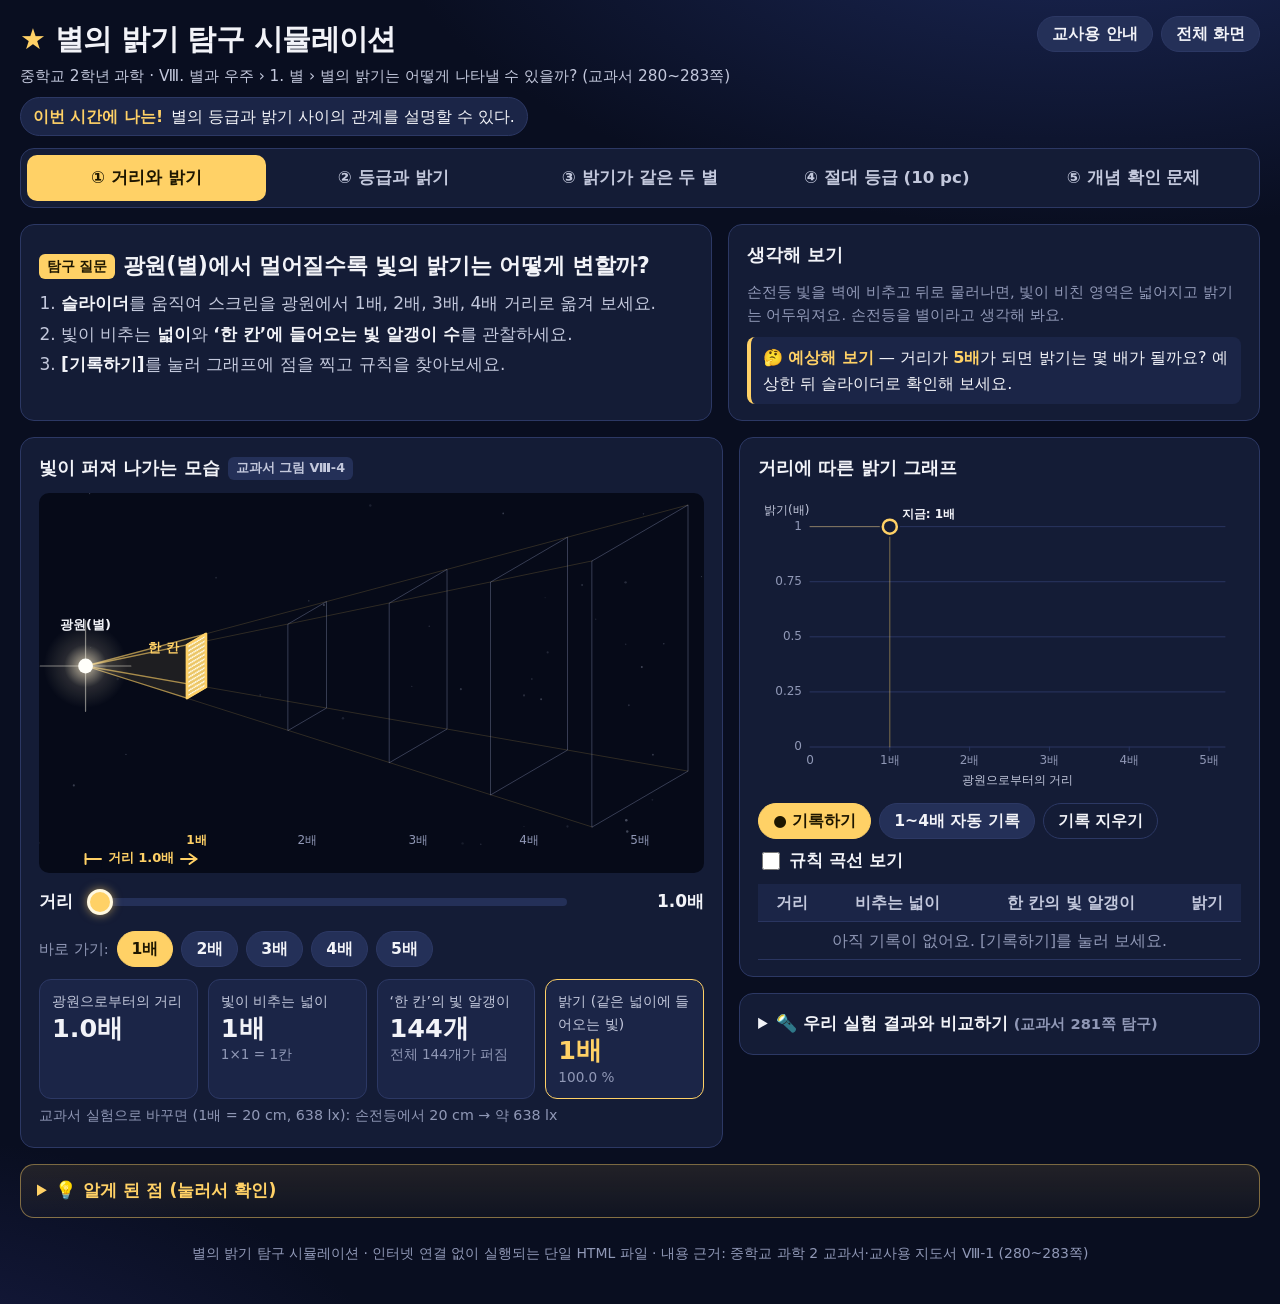
<file: index.html>
<!DOCTYPE html>
<html lang="ko">
<head>
<meta charset="UTF-8">
<meta name="viewport" content="width=device-width, initial-scale=1">
<title>별의 밝기 탐구 시뮬레이션 · 중2 과학 Ⅷ. 별과 우주</title>
<style>
  :root{
    --bg:#090e20;
    --surface-1:#141c36;
    --surface-2:#1b2547;
    --surface-3:#243058;
    --sky:#060a18;
    --grid:#2a3560;
    --border:#2c3864;
    --text-primary:#f2f3f8;
    --text-secondary:#c3c8dc;
    --text-muted:#9098b6;
    --accent:#ffd166;
    --accent-ink:#1d1600;
    --series-1:#3987e5;
    --series-2:#d95926;
    --series-3:#199e70;
    --good:#3fb97a;
    --bad:#f0715f;
    --radius:14px;
    --font:"Malgun Gothic","맑은 고딕","Apple SD Gothic Neo","Noto Sans KR","Nanum Gothic","NanumGothic",system-ui,sans-serif;
  }
  *{box-sizing:border-box}
  html{font-size:17px}
  @media (min-width:1400px){html{font-size:18px}}
  body{
    margin:0; font-family:var(--font); color:var(--text-primary); line-height:1.6;
    background:
      radial-gradient(1200px 600px at 85% -10%, #1d2a5c 0%, transparent 60%),
      radial-gradient(900px 500px at -10% 110%, #1a1f4a 0%, transparent 60%),
      var(--bg);
    min-height:100vh;
  }
  .wrap{max-width:1360px; margin:0 auto; padding:16px 20px 40px}
  header.top{display:flex; gap:16px; align-items:flex-start; justify-content:space-between; flex-wrap:wrap; margin-bottom:12px}
  .title-block h1{margin:0; font-size:1.7rem; letter-spacing:-0.02em}
  .title-block h1 .star{color:var(--accent)}
  .crumb{color:var(--text-secondary); font-size:.9rem; margin-top:2px}
  .goal{display:inline-flex; gap:8px; align-items:center; margin-top:8px; padding:6px 12px; border-radius:999px;
        background:var(--surface-2); border:1px solid var(--border); font-size:.92rem}
  .goal b{color:var(--accent)}
  .top-actions{display:flex; gap:8px; flex-wrap:wrap}

  nav.tabs{display:flex; gap:8px; flex-wrap:wrap; margin:10px 0 16px; padding:6px; background:var(--surface-1);
           border:1px solid var(--border); border-radius:var(--radius)}
  nav.tabs button{flex:1 1 180px; font:inherit; font-size:.98rem; font-weight:700; color:var(--text-secondary);
    background:transparent; border:0; border-radius:10px; padding:10px 12px; cursor:pointer; text-align:center}
  nav.tabs button:hover{background:var(--surface-2); color:var(--text-primary)}
  nav.tabs button[aria-selected="true"]{background:var(--accent); color:var(--accent-ink)}
  nav.tabs button:focus-visible, .btn:focus-visible, input:focus-visible, select:focus-visible, summary:focus-visible, .opt:focus-visible{
    outline:3px solid var(--accent); outline-offset:2px}

  .panel[hidden]{display:none}
  .intro{display:grid; grid-template-columns:minmax(0,1.3fr) minmax(0,1fr); gap:16px; margin-bottom:16px}
  @media (max-width:980px){.intro{grid-template-columns:1fr}}
  .question{font-size:1.3rem; font-weight:800; margin:0 0 6px; letter-spacing:-0.01em}
  .question .q-badge{display:inline-block; font-size:.8rem; font-weight:700; color:var(--accent-ink); background:var(--accent);
    border-radius:6px; padding:2px 8px; margin-right:8px; vertical-align:middle}
  .card{background:var(--surface-1); border:1px solid var(--border); border-radius:var(--radius); padding:16px 18px}
  .card h3{margin:0 0 10px; font-size:1.05rem; display:flex; align-items:center; gap:8px; flex-wrap:wrap}
  .card h3 .tag{font-size:.75rem; font-weight:700; color:var(--text-secondary); background:var(--surface-3);
    border-radius:6px; padding:1px 8px}
  .card p{margin:.3em 0}
  .steps{margin:0; padding-left:1.3em; color:var(--text-secondary)}
  .steps li{margin:.2em 0}
  .steps b{color:var(--text-primary)}
  .muted{color:var(--text-muted)}
  .small{font-size:.86rem}
  .note{font-size:.84rem; color:var(--text-muted); margin-top:8px}
  .grid2{display:grid; grid-template-columns:minmax(0,1.35fr) minmax(0,1fr); gap:16px; align-items:start}
  .grid2.even{grid-template-columns:minmax(0,1fr) minmax(0,1fr)}
  @media (max-width:980px){.grid2, .grid2.even{grid-template-columns:1fr}}

  canvas{display:block; width:100%; border-radius:10px}
  canvas.sky{background:var(--sky)}
  .h-380{height:380px} .h-300{height:300px} .h-280{height:280px} .h-260{height:260px}
  .h-240{height:240px} .h-220{height:220px} .h-200{height:200px} .h-180{height:180px} .h-320{height:320px}

  .controls{display:flex; flex-direction:column; gap:12px; margin-top:12px}
  .slider-row{display:grid; grid-template-columns:auto 1fr auto; gap:12px; align-items:center}
  .slider-row label{font-weight:700; white-space:nowrap}
  .slider-row output{min-width:7.5em; text-align:right; font-weight:800; font-variant-numeric:tabular-nums}
  .swatch{display:inline-block; width:12px; height:12px; border-radius:50%; vertical-align:middle; margin-right:6px}
  .sw-1{background:var(--series-1)} .sw-2{background:var(--series-2)} .sw-3{background:var(--series-3)}
  .sw-gold{background:var(--accent)}
  input[type=range]{-webkit-appearance:none; appearance:none; width:100%; height:30px; background:transparent; cursor:pointer}
  input[type=range]::-webkit-slider-runnable-track{height:8px; border-radius:8px; background:var(--surface-3)}
  input[type=range]::-moz-range-track{height:8px; border-radius:8px; background:var(--surface-3)}
  input[type=range]::-webkit-slider-thumb{-webkit-appearance:none; width:26px; height:26px; margin-top:-9px; border-radius:50%;
    background:var(--accent); border:3px solid #fff8e0; box-shadow:0 0 10px rgba(255,209,102,.6)}
  input[type=range]::-moz-range-thumb{width:22px; height:22px; border-radius:50%; background:var(--accent); border:3px solid #fff8e0}
  input[type=range].r-1::-webkit-slider-thumb{background:var(--series-1); box-shadow:0 0 10px rgba(57,135,229,.7)}
  input[type=range].r-1::-moz-range-thumb{background:var(--series-1)}
  input[type=range].r-2::-webkit-slider-thumb{background:var(--series-2); box-shadow:0 0 10px rgba(217,89,38,.7)}
  input[type=range].r-2::-moz-range-thumb{background:var(--series-2)}

  .btn-row{display:flex; gap:8px; flex-wrap:wrap; align-items:center}
  .btn{font:inherit; font-size:.92rem; font-weight:700; color:var(--text-primary); background:var(--surface-3);
       border:1px solid var(--border); border-radius:999px; padding:7px 14px; cursor:pointer; line-height:1.3}
  .btn:hover{background:#2e3b6c}
  .btn.primary{background:var(--accent); color:var(--accent-ink); border-color:var(--accent)}
  .btn.primary:hover{background:#ffdb85}
  .btn.ghost{background:transparent}
  .btn[aria-pressed="true"]{background:var(--accent); color:var(--accent-ink); border-color:var(--accent)}
  .check{display:inline-flex; align-items:center; gap:6px; font-weight:700; cursor:pointer; user-select:none}
  .check input{width:18px; height:18px; accent-color:var(--accent)}

  .stats{display:grid; grid-template-columns:repeat(auto-fit,minmax(150px,1fr)); gap:10px; margin-top:12px}
  .stat{background:var(--surface-2); border:1px solid var(--border); border-radius:12px; padding:10px 12px}
  .stat .lab{font-size:.82rem; color:var(--text-secondary)}
  .stat .val{font-size:1.5rem; font-weight:800; font-variant-numeric:tabular-nums; line-height:1.25}
  .stat .sub{font-size:.8rem; color:var(--text-muted)}
  .stat.hl{border-color:var(--accent)}
  .stat.hl .val{color:var(--accent)}

  table.data{width:100%; border-collapse:collapse; font-size:.92rem; font-variant-numeric:tabular-nums}
  table.data th, table.data td{padding:6px 8px; border-bottom:1px solid var(--grid); text-align:center}
  table.data th{color:var(--text-secondary); font-weight:700; background:var(--surface-2)}
  table.data td.l, table.data th.l{text-align:left}
  table.data input{width:6em; font:inherit; color:var(--text-primary); background:var(--sky); border:1px solid var(--border);
    border-radius:6px; padding:3px 6px; text-align:right}
  .table-scroll{overflow-x:auto}

  details.learned{margin-top:16px; background:linear-gradient(180deg, rgba(255,209,102,.10), rgba(255,209,102,.03));
    border:1px solid rgba(255,209,102,.45); border-radius:var(--radius); padding:12px 16px}
  details.learned summary{cursor:pointer; font-weight:800; color:var(--accent); font-size:1.02rem}
  details.learned[open] summary{margin-bottom:8px}
  details.learned ul{margin:.2em 0; padding-left:1.3em}
  details.learned li{margin:.25em 0}
  .predict{border-left:4px solid var(--accent); background:var(--surface-2); border-radius:8px; padding:8px 12px; margin-top:10px; font-size:.95rem}
  .predict b{color:var(--accent)}
  .readout{margin-top:10px; padding:10px 14px; border-radius:10px; background:var(--surface-2); border:1px solid var(--border); font-size:1rem}
  .readout strong{color:var(--accent)}
  .formula{display:inline-block; padding:2px 8px; border-radius:6px; background:var(--surface-3); font-weight:700}

  /* 빛 알갱이 상자 */
  .dotboxes{display:grid; grid-template-columns:1fr auto 1fr; gap:12px; align-items:center}
  @media (max-width:640px){.dotboxes{grid-template-columns:1fr}}
  .dotbox{background:var(--sky); border:1px solid var(--border); border-radius:12px; padding:10px}
  .dotbox .mag-pick{display:grid; grid-template-columns:repeat(3,1fr); gap:4px; margin:0 auto 8px; max-width:260px}
  .dotbox .mag-pick button{font:inherit; font-size:.85rem; font-weight:700; white-space:nowrap; padding:4px 0; border-radius:8px;
    border:1px solid var(--border); background:var(--surface-2); color:var(--text-secondary); cursor:pointer}
  .dotbox .mag-pick button[aria-pressed="true"]{background:var(--accent); color:var(--accent-ink); border-color:var(--accent)}
  .dots{display:grid; grid-template-columns:repeat(10,1fr); gap:3px; aspect-ratio:1/1; max-width:260px; margin:0 auto}
  .dots span{border-radius:50%; background:#1a2246; transform:scale(.55)}
  .dots span.on{background:radial-gradient(circle, #fffbea 0%, #ffd166 55%, rgba(255,209,102,.0) 100%); transform:scale(1)}
  .dots span.part{background:radial-gradient(circle, #fffbea 0%, #ffd166 55%, rgba(255,209,102,.0) 100%)}
  .dotbox .cap{text-align:center; margin-top:8px; font-weight:700}
  .dotbox .cap .n{color:var(--accent); font-size:1.2rem}
  .vs{text-align:center; font-weight:800; font-size:1.05rem; min-width:8em}
  .vs .big{display:block; font-size:1.8rem; color:var(--accent)}

  /* 별 카드 (활동 4) */
  .star-cards{display:grid; grid-template-columns:1fr 1fr; gap:12px; margin-top:12px}
  @media (max-width:640px){.star-cards{grid-template-columns:1fr}}
  .scard{background:var(--surface-2); border:1px solid var(--border); border-radius:12px; padding:12px}
  .scard .head{display:flex; align-items:center; gap:8px; margin-bottom:6px}
  .scard select{font:inherit; font-weight:800; color:var(--text-primary); background:var(--surface-3); border:1px solid var(--border);
    border-radius:8px; padding:4px 8px}
  .scard .kv{display:grid; grid-template-columns:auto 1fr; gap:2px 10px; font-size:.92rem; font-variant-numeric:tabular-nums}
  .scard .kv .k{color:var(--text-secondary)}
  .scard .kv .v{font-weight:800; text-align:right; white-space:nowrap}
  .scard .kv .v .lock{font-weight:400}
  .scard .rel{margin-top:8px; padding:6px 10px; border-radius:8px; background:var(--sky); font-size:.9rem; font-weight:700}
  .scard .rel .sym{color:var(--accent); font-size:1.05rem}
  .lock{font-size:.75rem; color:var(--text-muted); font-weight:400}
  .banner{margin-top:12px; padding:10px 14px; border-radius:10px; border:1px solid var(--accent); background:rgba(255,209,102,.10); font-weight:700}
  .banner[hidden]{display:none}

  /* 퀴즈 */
  .quiz-wrap{max-width:900px; margin:0 auto}
  .q-progress{display:flex; gap:6px; flex-wrap:wrap; margin-bottom:12px}
  .q-progress button{font:inherit; font-size:.85rem; font-weight:800; width:2.4em; height:2.4em; border-radius:50%; cursor:pointer;
    border:2px solid var(--border); background:var(--surface-2); color:var(--text-secondary)}
  .q-progress button.cur{border-color:var(--accent); color:var(--text-primary)}
  .q-progress button.ok{background:rgba(63,185,122,.25); border-color:var(--good); color:var(--text-primary)}
  .q-progress button.ng{background:rgba(240,113,95,.22); border-color:var(--bad); color:var(--text-primary)}
  .q-cat{font-size:.85rem; font-weight:700; color:var(--accent)}
  .q-text{font-size:1.25rem; font-weight:800; margin:4px 0 14px}
  .opts{display:grid; gap:10px}
  .opt{display:flex; gap:12px; align-items:center; text-align:left; font:inherit; font-size:1.05rem; color:var(--text-primary);
    background:var(--surface-2); border:2px solid var(--border); border-radius:12px; padding:12px 14px; cursor:pointer}
  .opt:hover:not([disabled]){border-color:#4a5a9a}
  .opt .no{flex:0 0 auto; width:1.9em; height:1.9em; border-radius:50%; background:var(--surface-3); display:grid; place-items:center; font-weight:800}
  .opt[disabled]{cursor:default}
  .opt.correct{border-color:var(--good); background:rgba(63,185,122,.15)}
  .opt.wrong{border-color:var(--bad); background:rgba(240,113,95,.12)}
  .opt .mark{margin-left:auto; font-weight:800}
  .feedback{margin-top:14px; padding:12px 14px; border-radius:12px; background:var(--surface-2); border-left:5px solid var(--good)}
  .feedback.ng{border-left-color:var(--bad)}
  .feedback .res{font-weight:800; margin-bottom:4px}
  .q-nav{display:flex; justify-content:space-between; gap:8px; margin-top:16px; flex-wrap:wrap}
  textarea.essay{width:100%; min-height:110px; font:inherit; color:var(--text-primary); background:var(--sky); border:1px solid var(--border);
    border-radius:10px; padding:10px}
  .score-big{font-size:2.4rem; font-weight:900; color:var(--accent)}
  .summary-list{margin:.3em 0; padding-left:1.3em}
  .summary-list li{margin:.35em 0}

  /* 툴팁, 모달 */
  #tooltip{position:fixed; z-index:50; pointer-events:none; background:#0b1022; color:var(--text-primary); border:1px solid var(--border);
    border-radius:8px; padding:6px 10px; font-size:.86rem; box-shadow:0 6px 18px rgba(0,0,0,.5); max-width:280px}
  #tooltip[hidden]{display:none}
  .modal-back{position:fixed; inset:0; background:rgba(3,6,16,.72); z-index:60; display:flex; align-items:flex-start; justify-content:center; padding:30px 14px; overflow:auto}
  .modal-back[hidden]{display:none}
  .modal{background:var(--surface-1); border:1px solid var(--border); border-radius:16px; max-width:920px; width:100%; padding:20px 24px; position:relative}
  .modal h2{margin:0 0 8px}
  .modal h4{margin:16px 0 6px; color:var(--accent)}
  .modal ul{margin:.2em 0; padding-left:1.3em}
  .modal li{margin:.2em 0}
  .modal .close{position:absolute; top:12px; right:12px}
  footer{margin-top:24px; color:var(--text-muted); font-size:.82rem; text-align:center}
  .sr-only{position:absolute; width:1px; height:1px; overflow:hidden; clip:rect(0 0 0 0); white-space:nowrap}
</style>
</head>
<body>
<noscript><p style="padding:20px">이 시뮬레이션은 자바스크립트가 필요합니다. 브라우저 설정에서 자바스크립트를 켜 주세요.</p></noscript>
<div class="wrap">
  <header class="top">
    <div class="title-block">
      <h1><span class="star">★</span> 별의 밝기 탐구 시뮬레이션</h1>
      <div class="crumb">중학교 2학년 과학 · Ⅷ. 별과 우주 › 1. 별 › 별의 밝기는 어떻게 나타낼 수 있을까? (교과서 280~283쪽)</div>
      <div class="goal"><b>이번 시간에 나는!</b> 별의 등급과 밝기 사이의 관계를 설명할 수 있다.</div>
    </div>
    <div class="top-actions">
      <button class="btn" id="btnTeacher" type="button">교사용 안내</button>
      <button class="btn" id="btnFull" type="button">전체 화면</button>
    </div>
  </header>

  <nav class="tabs" role="tablist" aria-label="활동 선택">
    <button role="tab" id="tab-1" aria-controls="p1" aria-selected="true" data-tab="1">① 거리와 밝기</button>
    <button role="tab" id="tab-2" aria-controls="p2" aria-selected="false" data-tab="2">② 등급과 밝기</button>
    <button role="tab" id="tab-3" aria-controls="p3" aria-selected="false" data-tab="3">③ 밝기가 같은 두 별</button>
    <button role="tab" id="tab-4" aria-controls="p4" aria-selected="false" data-tab="4">④ 절대 등급 (10 pc)</button>
    <button role="tab" id="tab-5" aria-controls="p5" aria-selected="false" data-tab="5">⑤ 개념 확인 문제</button>
  </nav>

  <!-- ============ 활동 1 ============ -->
  <section class="panel" id="p1" role="tabpanel" aria-labelledby="tab-1">
    <div class="intro">
      <div class="card">
        <p class="question"><span class="q-badge">탐구 질문</span>광원(별)에서 멀어질수록 빛의 밝기는 어떻게 변할까?</p>
        <ol class="steps">
          <li><b>슬라이더</b>를 움직여 스크린을 광원에서 1배, 2배, 3배, 4배 거리로 옮겨 보세요.</li>
          <li>빛이 비추는 <b>넓이</b>와 <b>‘한 칸’에 들어오는 빛 알갱이 수</b>를 관찰하세요.</li>
          <li><b>[기록하기]</b>를 눌러 그래프에 점을 찍고 규칙을 찾아보세요.</li>
        </ol>
      </div>
      <div class="card">
        <h3>생각해 보기</h3>
        <p class="small muted">손전등 빛을 벽에 비추고 뒤로 물러나면, 빛이 비친 영역은 넓어지고 밝기는 어두워져요. 손전등을 별이라고 생각해 봐요.</p>
        <div class="predict">🤔 <b>예상해 보기</b> — 거리가 <b>5배</b>가 되면 밝기는 몇 배가 될까요? 예상한 뒤 슬라이더로 확인해 보세요.</div>
      </div>
    </div>

    <div class="grid2">
      <div>
        <div class="card">
          <h3>빛이 퍼져 나가는 모습 <span class="tag">교과서 그림 Ⅷ-4</span></h3>
          <canvas id="cvSpread" class="sky h-380" role="img" aria-label="광원에서 나온 빛이 퍼져 나가며 거리가 멀어질수록 더 넓은 스크린을 비추는 모습"></canvas>
          <div class="controls">
            <div class="slider-row">
              <label for="r1">거리</label>
              <input type="range" id="r1" min="1" max="5" step="0.1" value="1" aria-describedby="r1out">
              <output id="r1out" for="r1">1.0배</output>
            </div>
            <div class="btn-row" id="r1presets">
              <span class="small muted">바로 가기:</span>
              <button class="btn" type="button" data-r="1">1배</button>
              <button class="btn" type="button" data-r="2">2배</button>
              <button class="btn" type="button" data-r="3">3배</button>
              <button class="btn" type="button" data-r="4">4배</button>
              <button class="btn" type="button" data-r="5">5배</button>
            </div>
          </div>
          <div class="stats" aria-live="polite">
            <div class="stat"><div class="lab">광원으로부터의 거리</div><div class="val" id="s1d">1배</div></div>
            <div class="stat"><div class="lab">빛이 비추는 넓이</div><div class="val" id="s1a">1배</div><div class="sub" id="s1a2">1×1 = 1칸</div></div>
            <div class="stat"><div class="lab">‘한 칸’의 빛 알갱이</div><div class="val" id="s1n">144개</div><div class="sub">전체 144개가 퍼짐</div></div>
            <div class="stat hl"><div class="lab">밝기 (같은 넓이에 들어오는 빛)</div><div class="val" id="s1b">1배</div><div class="sub" id="s1b2">100 %</div></div>
          </div>
          <p class="note" id="s1lux">교과서 실험으로 바꾸면: 손전등에서 20 cm → 약 638 lx</p>
        </div>
      </div>

      <div>
        <div class="card">
          <h3>거리에 따른 밝기 그래프</h3>
          <canvas id="cvG1" class="h-300" role="img" aria-label="광원으로부터의 거리에 따른 밝기 그래프"></canvas>
          <div class="btn-row" style="margin-top:10px">
            <button class="btn primary" type="button" id="btnRec">● 기록하기</button>
            <button class="btn" type="button" id="btnRecAll">1~4배 자동 기록</button>
            <button class="btn ghost" type="button" id="btnRecClear">기록 지우기</button>
            <label class="check"><input type="checkbox" id="chkCurve"> 규칙 곡선 보기</label>
          </div>
          <div class="table-scroll" style="margin-top:10px">
            <table class="data" aria-label="측정 기록 표">
              <thead><tr><th>거리</th><th>비추는 넓이</th><th>한 칸의 빛 알갱이</th><th>밝기</th></tr></thead>
              <tbody id="recBody"><tr><td colspan="4" class="muted">아직 기록이 없어요. [기록하기]를 눌러 보세요.</td></tr></tbody>
            </table>
          </div>
        </div>

        <details class="card" id="expCard" style="margin-top:16px">
          <summary style="cursor:pointer; font-weight:800">🔦 우리 실험 결과와 비교하기 <span class="muted small">(교과서 281쪽 탐구)</span></summary>
          <p class="small muted" style="margin-top:8px">교과서 예시 값이 들어 있어요. 우리 모둠이 측정한 값으로 바꾸어 입력해 보세요.</p>
          <div class="table-scroll">
            <table class="data">
              <thead><tr><th>거리(cm)</th><th>거리(배)</th><th>측정한 빛의 세기(lx)</th><th>20 cm 값과 비교</th><th>예상 비율</th></tr></thead>
              <tbody id="expBody"></tbody>
            </table>
          </div>
          <canvas id="cvExp" class="h-240" style="margin-top:10px" role="img" aria-label="측정값과 예상값 비교 그래프"></canvas>
          <p class="note">예상값 = 20 cm에서 잰 값 × 1/(거리 배수 × 거리 배수). 측정값이 예상값과 조금 다른 것은 주변 빛, 측정 기기 차이 등 때문일 수 있어요.</p>
        </details>
      </div>
    </div>

    <details class="learned">
      <summary>💡 알게 된 점 (눌러서 확인)</summary>
      <ul>
        <li>광원에서 나온 빛은 <b>사방으로 퍼져</b> 나가므로 광원에서 멀어질수록 더 넓은 영역을 비춰요.</li>
        <li>거리가 <b>2배, 3배, 4배</b>로 멀어지면 빛이 비추는 넓이는 <b>4배, 9배, 16배</b>로 넓어지고, 같은 넓이에 들어오는 빛의 양(밝기)은 <b>1/4배, 1/9배, 1/16배</b>로 줄어들어요.</li>
        <li>규칙: <span class="formula">밝기 = 1 ÷ (거리 × 거리)</span> — 그래서 5배 거리에서는 1/25배가 돼요.</li>
        <li>스스로 빛을 내는 <b>별의 밝기도 별까지의 거리에 따라 달라져요.</b> 별까지의 거리가 멀어질수록 지구에서 본 별은 어두워져요.</li>
      </ul>
    </details>
  </section>

  <!-- ============ 활동 2 ============ -->
  <section class="panel" id="p2" role="tabpanel" aria-labelledby="tab-2" hidden>
    <div class="intro">
      <div class="card">
        <p class="question"><span class="q-badge">탐구 질문</span>별의 밝기를 숫자(등급)로 어떻게 나타낼까?</p>
        <p class="small" style="color:var(--text-secondary)">고대 그리스의 천문학자 <b>히파르코스</b>는 맨눈으로 볼 때 가장 밝게 보이는 별을 <b>1등급</b>, 가장 어둡게 보이는 별을 <b>6등급</b>으로 하고, 그 사이의 별을 2~5등급으로 나누었어요.</p>
      </div>
      <div class="card">
        <h3>활동 방법</h3>
        <ol class="steps">
          <li>슬라이더로 등급을 바꾸며 별의 밝기를 비교해 보세요.</li>
          <li><b>빛 알갱이 상자</b>에서 1등급과 6등급 별을 골라 알갱이 수를 세어 보세요.</li>
        </ol>
      </div>
    </div>

    <div class="card">
      <h3>등급에 따른 별의 밝기 <span class="tag">교과서 그림 Ⅷ-3</span></h3>
      <canvas id="cvNL" class="sky h-280" role="img" aria-label="−2등급부터 9등급까지 별의 밝기와 등급 사이 밝기 차이"></canvas>
      <div class="controls">
        <div class="slider-row">
          <label for="m2">별의 등급</label>
          <input type="range" id="m2" min="-2" max="9" step="0.5" value="1">
          <output id="m2out" for="m2">1등급</output>
        </div>
      </div>
      <div class="readout" id="m2info" aria-live="polite"></div>
      <p class="note">참고 (겉보기 등급): 시리우스 약 −1.5등급, 베가 약 0.0등급, 북극성 약 2.1등급 · ※ 화면 속 별의 크기와 밝기는 등급에 따라 단계적으로 나타낸 그림이에요. 실제 밝기 차이는 숫자로 확인하세요.</p>
    </div>

    <div class="grid2 even" style="margin-top:16px">
      <div class="card">
        <h3>빛 알갱이 상자 — 1등급과 6등급은 몇 배 차이?</h3>
        <p class="small muted" style="margin-top:-4px">6등급 별의 밝기를 <b>빛 알갱이 1개</b>라고 할 때, 각 등급 별의 밝기를 알갱이 수로 나타냈어요.</p>
        <div class="dotboxes">
          <div class="dotbox" id="boxA">
            <div class="mag-pick" role="group" aria-label="왼쪽 상자 등급 선택"></div>
            <div class="dots" aria-hidden="true"></div>
            <div class="cap"></div>
          </div>
          <div class="vs" id="dotVs" aria-live="polite"></div>
          <div class="dotbox" id="boxB">
            <div class="mag-pick" role="group" aria-label="오른쪽 상자 등급 선택"></div>
            <div class="dots" aria-hidden="true"></div>
            <div class="cap"></div>
          </div>
        </div>
      </div>
      <div class="card">
        <h3>등급별 밝기 비교 그래프 <span class="tag">6등급 별 = 1</span></h3>
        <canvas id="cvBar2" class="h-300" role="img" aria-label="1등급부터 6등급까지 별의 밝기 막대그래프"></canvas>
        <div class="table-scroll" style="margin-top:8px">
          <table class="data">
            <thead><tr><th>등급</th><th>1</th><th>2</th><th>3</th><th>4</th><th>5</th><th>6</th></tr></thead>
            <tbody><tr><th>밝기 (6등급 = 1)</th><td>100</td><td>약 40</td><td>약 16</td><td>약 6.3</td><td>약 2.5</td><td>1</td></tr></tbody>
          </table>
        </div>
        <p class="note">2.5 × 2.5 × 2.5 × 2.5 × 2.5 ≈ 98 → 약 100 (정확히는 등급 1 차이마다 약 2.512배)</p>
      </div>
    </div>

    <details class="learned">
      <summary>💡 알게 된 점 (눌러서 확인)</summary>
      <ul>
        <li><b>1등급 별은 6등급 별보다 100배 밝고</b>, 등급 사이에는 <b>약 2.5배</b>의 밝기 차이가 있어요.</li>
        <li>등급을 나타내는 <b>숫자가 클수록 어두운 별</b>, 숫자가 작을수록 밝은 별이에요.</li>
        <li>1등급보다 밝은 별은 <b>0, −1, −2 …등급</b>, 6등급보다 어두운 별은 <b>7, 8, 9 …등급</b>으로 나타내요.</li>
        <li>이렇게 <b>지구에서 관측한 별의 상대적인 밝기</b>를 숫자로 나타낸 것을 <b>겉보기 등급</b>이라고 해요.</li>
      </ul>
    </details>
  </section>

  <!-- ============ 활동 3 ============ -->
  <section class="panel" id="p3" role="tabpanel" aria-labelledby="tab-3" hidden>
    <div class="intro">
      <div class="card">
        <p class="question"><span class="q-badge">탐구 질문</span>실제 밝기가 똑같은 두 별도 지구에서는 다르게 보일까?</p>
        <ol class="steps">
          <li>별 A와 별 B는 <b>실제 밝기가 똑같은</b> 쌍둥이 별이에요.</li>
          <li>슬라이더로 두 별까지의 <b>거리</b>를 바꾸며 지구에서 보이는 밝기와 <b>겉보기 등급</b>을 비교해 보세요.</li>
          <li><b>[B를 A의 2배 거리로]</b> 버튼을 누르면 밝기는 몇 배가 되나요?</li>
        </ol>
      </div>
      <div class="card">
        <h3>생각해 보기</h3>
        <p class="small muted">같은 밝기의 가로등이라도 멀리 있는 것이 가까이 있는 것보다 어둡게 보여요.</p>
        <div class="predict">🤔 <b>예상해 보기</b> — 별 B가 별 A보다 3배 멀리 있다면, 별 B의 밝기는 별 A의 몇 배로 보일까요?</div>
      </div>
    </div>

    <div class="grid2">
      <div>
        <div class="card">
          <h3>우주에서 본 위치</h3>
          <canvas id="cvSpace3" class="sky h-200" role="img" aria-label="지구와 두 별 사이의 거리"></canvas>
          <h3 style="margin-top:14px">지구에서 본 밤하늘</h3>
          <canvas id="cvSky3" class="sky h-220" role="img" aria-label="지구에서 본 두 별의 밝기"></canvas>
          <div class="controls">
            <div class="slider-row">
              <label for="dA3"><span class="swatch sw-1"></span>별 A 거리</label>
              <input type="range" id="dA3" class="r-1" min="1" max="50" step="0.5" value="10">
              <output id="dA3out" for="dA3">10 pc</output>
            </div>
            <div class="slider-row">
              <label for="dB3"><span class="swatch sw-2"></span>별 B 거리</label>
              <input type="range" id="dB3" class="r-2" min="1" max="50" step="0.5" value="20">
              <output id="dB3out" for="dB3">20 pc</output>
            </div>
            <div class="btn-row">
              <button class="btn" type="button" data-p3="same">같은 거리 (둘 다 10 pc)</button>
              <button class="btn" type="button" data-p3="2">B를 A의 2배 거리로</button>
              <button class="btn" type="button" data-p3="3">B를 A의 3배 거리로</button>
              <button class="btn" type="button" data-p3="4">B를 A의 4배 거리로</button>
            </div>
          </div>
          <p class="note">pc(파섹): 별까지의 거리 단위. 1 pc ≈ 3.26광년 (지난 시간 연주 시차에서 배운 단위)</p>
        </div>
      </div>
      <div>
        <div class="card">
          <h3>겉보기 밝기 비교 그래프</h3>
          <canvas id="cvBar3" class="h-180" role="img" aria-label="두 별의 겉보기 밝기 비교 막대그래프"></canvas>
          <div class="readout" id="info3" aria-live="polite"></div>
          <div class="stats">
            <div class="stat"><div class="lab"><span class="swatch sw-1"></span>별 A 겉보기 등급</div><div class="val" id="mA3">−</div><div class="sub">실제 밝기: B와 같음</div></div>
            <div class="stat"><div class="lab"><span class="swatch sw-2"></span>별 B 겉보기 등급</div><div class="val" id="mB3">−</div><div class="sub">실제 밝기: A와 같음</div></div>
          </div>
        </div>
      </div>
    </div>

    <details class="learned">
      <summary>💡 알게 된 점 (눌러서 확인)</summary>
      <ul>
        <li>실제 밝기가 같아도 <b>가까운 별이 더 밝게</b> 보이고, 겉보기 등급의 숫자도 <b>더 작아요</b>.</li>
        <li>B가 A보다 2배, 3배, 4배 멀리 있으면 B의 밝기는 A의 <b>1/4배, 1/9배, 1/16배</b>로 보여요. (활동 ①의 규칙과 같아요!)</li>
        <li>그러므로 <b>지구에서 본 밝기(겉보기 등급)만으로는 별의 실제 밝기를 비교할 수 없어요.</b> 실제 밝기를 비교하려면 모든 별을 <b>같은 거리</b>에 놓고 비교해야 해요. → 활동 ④</li>
      </ul>
    </details>
  </section>

  <!-- ============ 활동 4 ============ -->
  <section class="panel" id="p4" role="tabpanel" aria-labelledby="tab-4" hidden>
    <div class="intro">
      <div class="card">
        <p class="question"><span class="q-badge">탐구 질문</span>별의 실제 밝기를 비교하려면 어떻게 해야 할까?</p>
        <p class="small" style="color:var(--text-secondary)">모든 별이 <b>10 pc(약 32.6광년)</b> 거리에 있다고 가정하고, 이때 별의 밝기를 숫자로 나타낸 것을 <b>절대 등급</b>이라고 해요. 절대 등급은 <b>별의 실제 밝기</b>를 나타내요.</p>
      </div>
      <div class="card">
        <h3>활동 방법</h3>
        <ol class="steps">
          <li>처음에는 두 별이 <b>실제 위치</b>에 있어요. 지구에서 어느 별이 더 밝게 보이나요?</li>
          <li><b>[두 별 모두 10 pc로 옮기기]</b>를 눌러 보세요. 이제 어느 별이 더 밝게 보이나요?</li>
          <li>슬라이더로 별을 10 pc보다 <b>가깝게, 멀게</b> 옮기며 겉보기 등급과 절대 등급을 비교해 보세요.</li>
        </ol>
      </div>
    </div>

    <div class="grid2">
      <div>
        <div class="card">
          <h3>우주에서 본 위치 <span class="tag">눈금 한 칸마다 거리 10배</span></h3>
          <canvas id="cvSpace4" class="sky h-200" role="img" aria-label="지구에서 두 별까지의 거리와 10 pc 기준선"></canvas>
          <div class="btn-row" style="margin-top:10px">
            <button class="btn primary" type="button" id="btnTo10">▶ 두 별 모두 10 pc로 옮기기</button>
            <button class="btn" type="button" id="btnReal">↺ 실제 위치로</button>
          </div>
          <div class="controls">
            <div class="slider-row">
              <label for="d41"><span class="swatch sw-1"></span><span id="d41name">별 1</span></label>
              <input type="range" id="d41" class="r-1" min="-0.5" max="3.5" step="0.01" value="0">
              <output id="d41out" for="d41">−</output>
            </div>
            <div class="slider-row">
              <label for="d42"><span class="swatch sw-2"></span><span id="d42name">별 2</span></label>
              <input type="range" id="d42" class="r-2" min="-0.5" max="3.5" step="0.01" value="0">
              <output id="d42out" for="d42">−</output>
            </div>
          </div>
          <h3 style="margin-top:14px">지구에서 본 밤하늘</h3>
          <canvas id="cvSky4" class="sky h-220" role="img" aria-label="지구에서 본 두 별의 밝기"></canvas>
          <p class="note">※ 화면 속 별의 크기와 밝기는 등급에 따라 단계적으로 나타낸 그림이에요. (모니터로는 수백~수억 배의 밝기 차이를 그대로 보여 줄 수 없어요.)</p>
        </div>
      </div>
      <div>
        <div class="card">
          <h3>겉보기 등급과 절대 등급 비교 그래프</h3>
          <canvas id="cvMag4" class="h-320" role="img" aria-label="두 별의 겉보기 등급과 절대 등급 비교"></canvas>
          <div class="banner" id="banner10" hidden>두 별이 모두 10 pc에 있어요 → 지금 보이는 등급 = 절대 등급! 이제 <u>실제 밝기</u>를 공정하게 비교할 수 있어요.</div>
          <div class="star-cards">
            <div class="scard" id="sc1"></div>
            <div class="scard" id="sc2"></div>
          </div>
          <div class="readout" id="info4" aria-live="polite"></div>
        </div>
        <details class="card" style="margin-top:16px">
          <summary style="cursor:pointer; font-weight:800">📋 별 자료 표 <span class="muted small">(교과서·지도서 자료)</span></summary>
          <p class="small muted" style="margin-top:8px">표에서 10 pc보다 가까운 별과 먼 별을 찾아보세요. 예상한 뒤 [거리 보기]를 눌러 확인해요.</p>
          <div class="table-scroll">
            <table class="data">
              <thead><tr><th class="l">별</th><th>겉보기 등급</th><th>절대 등급</th><th>10 pc와 비교</th><th>거리 (계산값)</th></tr></thead>
              <tbody id="starTable"></tbody>
            </table>
          </div>
          <div class="btn-row" style="margin-top:8px"><button class="btn" type="button" id="btnShowDist" aria-pressed="false">거리 보기</button></div>
          <p class="note">거리는 표의 겉보기 등급과 절대 등급으로 계산한 값이에요. 실제로 측정된 거리와는 조금 다를 수 있어요.</p>
        </details>
      </div>
    </div>

    <details class="learned">
      <summary>💡 알게 된 점 (눌러서 확인)</summary>
      <ul>
        <li>시리우스는 미르잠보다 <b>밝게 보이지만</b>(겉보기 등급 −1.5 &lt; 2.0), <b>실제로는 미르잠이 더 밝아요</b>(절대 등급 −4.1 &lt; 1.4). 시리우스가 더 밝게 보이는 것은 미르잠보다 <b>지구에 더 가까이</b> 있기 때문이에요.</li>
        <li>별을 모두 10 pc에 놓으면 거리의 영향이 사라져 <b>실제 밝기를 비교</b>할 수 있어요. 이것이 절대 등급이에요.</li>
        <li><b>겉보기 등급 &lt; 절대 등급</b> → 10 pc보다 <b>가까이</b> 있어요.<br>
            <b>겉보기 등급 = 절대 등급</b> → <b>10 pc</b> 거리에 있어요.<br>
            <b>겉보기 등급 &gt; 절대 등급</b> → 10 pc보다 <b>멀리</b> 있어요.</li>
        <li>태양의 겉보기 등급은 약 −26.7등급으로 가장 밝게 보이지만, 절대 등급은 약 4.8등급이에요. 태양이 유달리 밝게 보이는 것은 태양까지의 거리가 다른 별에 비해 매우 가깝기 때문이에요. (별 선택에서 ‘태양’을 골라 확인해 보세요.)</li>
      </ul>
    </details>
  </section>

  <!-- ============ 활동 5 ============ -->
  <section class="panel" id="p5" role="tabpanel" aria-labelledby="tab-5" hidden>
    <div class="quiz-wrap">
      <div class="card">
        <h3>개념 확인 문제 <span class="tag" id="quizScoreTag">0 / 12</span></h3>
        <div class="q-progress" id="qProgress" aria-label="문제 번호"></div>
        <div id="qArea"></div>
      </div>
    </div>
  </section>

  <footer>
    별의 밝기 탐구 시뮬레이션 · 인터넷 연결 없이 실행되는 단일 HTML 파일 · 내용 근거: 중학교 과학 2 교과서·교사용 지도서 Ⅷ-1 (280~283쪽)
  </footer>
</div>

<div id="tooltip" role="status" hidden></div>

<!-- 교사용 안내 -->
<div class="modal-back" id="teacherModal" hidden>
  <div class="modal" role="dialog" aria-modal="true" aria-labelledby="tmTitle">
    <button class="btn close" type="button" id="btnTeacherClose">닫기 ✕</button>
    <h2 id="tmTitle">교사용 안내</h2>
    <p class="small muted">Ⅷ-1-02. 별의 밝기는 어떻게 나타낼 수 있을까? · 교과서 280~283쪽 · 성취기준 [9과15-01]</p>

    <h4>활동과 교과서 연결</h4>
    <div class="table-scroll">
      <table class="data">
        <thead><tr><th class="l">활동</th><th class="l">핵심 내용</th><th class="l">교과서</th></tr></thead>
        <tbody>
          <tr><td class="l">① 거리와 밝기</td><td class="l">거리 2·3·4배 → 밝기 1/4·1/9·1/16배, 실험값(638·158·71·40 lx) 비교</td><td class="l">281~282쪽 탐구, 그림 Ⅷ-4</td></tr>
          <tr><td class="l">② 등급과 밝기</td><td class="l">1등급과 6등급 100배, 등급 사이 약 2.5배, 겉보기 등급</td><td class="l">280쪽, 그림 Ⅷ-3</td></tr>
          <tr><td class="l">③ 밝기가 같은 두 별</td><td class="l">실제 밝기가 같아도 거리에 따라 겉보기 밝기가 다름</td><td class="l">282쪽 (가로등 비유)</td></tr>
          <tr><td class="l">④ 10 pc에 놓으면?</td><td class="l">절대 등급의 의미, 시리우스·미르잠, 겉보기·절대 등급으로 거리 비교</td><td class="l">282~283쪽, 그림 Ⅷ-5</td></tr>
          <tr><td class="l">⑤ 개념 확인 문제</td><td class="l">12문항 + 서술형 1문항 (스스로 평가, 지도서 ‘또 다른 평가 문항’ 반영)</td><td class="l">283쪽, 지도서</td></tr>
        </tbody>
      </table>
    </div>

    <h4>수업 운영 예시 (45분 기준, 제작자 제안)</h4>
    <ul>
      <li>도입 (5분): 히파르코스 일화 → 활동 ② 그림으로 등급 소개</li>
      <li>전개 1 (12분): 활동 ① — 예상 → 조작 → 기록 → 규칙 찾기, 실험값 비교</li>
      <li>전개 2 (8분): 활동 ② — 빛 알갱이 상자로 100배 확인</li>
      <li>전개 3 (13분): 활동 ③ → ④ — “같은 거리에 놓아야 공정하게 비교” 흐름으로 절대 등급 도입</li>
      <li>정리 (7분): 활동 ⑤ 문제 풀이, 알게 된 점 정리</li>
    </ul>

    <h4>수치와 계산의 근거</h4>
    <ul>
      <li>등급 1 차이의 밝기 비는 100의 5제곱근(약 2.512배)이에요. 교과서 표현에 맞춰 화면에는 ‘약 2.5배’로 표시했어요.</li>
      <li>겉보기 등급은 시뮬레이션 내부에서 <span class="formula">m = M + 5 log₁₀(d / 10 pc)</span>로 계산해요. 교육과정 범위를 벗어나므로 학생 화면에는 식을 보여 주지 않아요.</li>
      <li>별 자료: 시리우스(−1.5 / 1.4)·미르잠(2.0 / −4.1)·태양(−26.7 / 4.8)은 교과서 283쪽, 북극성(2.1 / −3.7)은 지도서 630쪽, 베가(0.03 / 0.6)·리겔(0.12 / −8.1)은 지도서 628쪽 표의 값이에요.</li>
      <li>거리는 위 등급으로 계산한 값이에요. 시리우스 약 2.6 pc(약 8.6광년)는 지도서 값과 일치하고, 미르잠 약 170 pc(약 540광년)·북극성 약 140 pc(약 470광년)는 계산값이라 실제 측정 거리와 차이가 있을 수 있어요.</li>
      <li>활동 ①의 스크린 밝기는 실제 비율(1/거리²)로 표현했어요. 활동 ②~④의 별 그림은 등급에 따라 크기·밝기를 단계적으로 나타낸 그림이며, 실제 밝기 비율 그대로가 아니에요.</li>
      <li>활동 ③의 두 별은 실제 밝기(절대 등급 1.0)가 같은 가상의 별이에요.</li>
    </ul>

    <h4>지도할 때 살펴볼 점 (제작자 정리)</h4>
    <ul>
      <li>“거리 2배 → 밝기 1/2배”로 답하는 학생이 있다면 활동 ①에서 ‘넓이’가 4배가 되는 것을 다시 확인하게 해 주세요.</li>
      <li>“등급 숫자가 클수록 밝다”고 생각하는 학생에게는 활동 ②의 수직선과 음수 등급을 함께 보여 주세요.</li>
      <li>“밝게 보이는 별 = 실제로 밝은 별”이라는 생각은 활동 ④의 시리우스·미르잠 비교로 다룰 수 있어요.</li>
      <li>절대 등급은 별을 실제로 옮기는 것이 아니라 <b>10 pc에 있다고 가정</b>한 밝기라는 점을 강조해 주세요.</li>
    </ul>

    <h4>실행 방법</h4>
    <ul>
      <li>파일을 더블클릭하면 크롬·엣지·웨일 등 브라우저에서 바로 열려요. 인터넷 연결과 프로그램 설치가 필요 없어요.</li>
      <li>[전체 화면] 버튼 또는 F11 키로 크게 볼 수 있어요. 주소 끝에 <code>#4</code>를 붙이면 해당 활동이 바로 열려요.</li>
    </ul>
  </div>
</div>

<script>
(function(){
'use strict';

/* ---------- 공통 도구 ---------- */
var $ = function(s, el){ return (el||document).querySelector(s); };
var $$ = function(s, el){ return Array.prototype.slice.call((el||document).querySelectorAll(s)); };
function clamp(v,a,b){ return Math.max(a, Math.min(b, v)); }
function cssv(n){ return getComputedStyle(document.documentElement).getPropertyValue(n).trim(); }
var C = {};
['surface-1','surface-2','surface-3','sky','grid','border','text-primary','text-secondary','text-muted','accent','series-1','series-2','series-3'].forEach(function(k){ C[k] = cssv('--'+k); });
var FONT = cssv('--font') || 'sans-serif';
function font(size, weight){ return (weight||400) + ' ' + size + 'px ' + FONT; }
function log10(x){ return Math.log(x)/Math.LN10; }
function fix(v, d){ var p = Math.pow(10, d); return (Math.round(v*p)/p).toFixed(d); }
function isInt(x){ return Math.abs(x - Math.round(x)) < 0.001; }
function fmtMag(v){
  var s = (Math.abs(v) < 0.05 ? 0 : v).toFixed(1);
  if (s === '-0.0') s = '0.0';
  return s.replace('-', '−');
}
function fmtNum(n){
  if (n < 10) return fix(n, 1);
  if (n < 1e4) return Math.round(n).toLocaleString('ko-KR');
  if (n < 1e8) { var a = n/1e4; return (a < 100 ? fix(a,1) : Math.round(a).toLocaleString('ko-KR')) + '만'; }
  if (n < 1e12){ var b = n/1e8; return (b < 100 ? fix(b,1) : Math.round(b).toLocaleString('ko-KR')) + '억'; }
  var c = n/1e12; return (c < 100 ? fix(c,1) : Math.round(c).toLocaleString('ko-KR')) + '조';
}
function makeScale(d0, d1, r0, r1){
  var f = function(v){ return r0 + (v - d0) * (r1 - r0) / (d1 - d0); };
  return f;
}
function setupCanvas(cv){
  var dpr = window.devicePixelRatio || 1;
  var rect = cv.getBoundingClientRect();
  var w = Math.max(1, Math.round(rect.width)), h = Math.max(1, Math.round(rect.height));
  var W = Math.round(w*dpr), H = Math.round(h*dpr);
  if (cv.width !== W || cv.height !== H){ cv.width = W; cv.height = H; }
  var ctx = cv.getContext('2d');
  ctx.setTransform(dpr,0,0,dpr,0,0);
  ctx.clearRect(0,0,w,h);
  ctx.lineCap = 'round'; ctx.lineJoin = 'round';
  cv._hits = [];
  return {ctx:ctx, w:w, h:h};
}
function text(ctx, s, x, y, opt){
  opt = opt || {};
  ctx.font = font(opt.size || 13, opt.weight || 400);
  ctx.fillStyle = opt.color || C['text-secondary'];
  ctx.textAlign = opt.align || 'left';
  ctx.textBaseline = opt.base || 'middle';
  ctx.fillText(s, x, y);
}
function label(ctx, s, x, y, opt){ // 배경 상자가 있는 글자
  opt = opt || {}; var size = opt.size || 12;
  ctx.font = font(size, opt.weight || 700);
  var tw = ctx.measureText(s).width, al = opt.align || 'left';
  var x0 = al === 'center' ? x - tw/2 : al === 'right' ? x - tw : x;
  ctx.fillStyle = 'rgba(6,10,24,.85)'; roundRect(ctx, x0 - 4, y - size/2 - 4, tw + 8, size + 8, 4); ctx.fill();
  text(ctx, s, x, y, {size:size, weight:opt.weight || 700, color:opt.color || C['text-primary'], align:al});
}
function hasBatchim(w){ var c = w.charCodeAt(w.length - 1); if (c < 0xAC00 || c > 0xD7A3) return false; return (c - 0xAC00) % 28 !== 0; }
function iga(w){ return hasBatchim(w) ? '이' : '가'; }
function ieyo(w){ return hasBatchim(w) ? '이에요' : '예요'; }
function roundRect(ctx, x, y, w, h, r){
  r = Math.min(r, Math.abs(w)/2, Math.abs(h)/2);
  ctx.beginPath();
  ctx.moveTo(x+r, y); ctx.lineTo(x+w-r, y); ctx.arcTo(x+w, y, x+w, y+r, r);
  ctx.lineTo(x+w, y+h-r); ctx.arcTo(x+w, y+h, x+w-r, y+h, r);
  ctx.lineTo(x+r, y+h); ctx.arcTo(x, y+h, x, y+h-r, r);
  ctx.lineTo(x, y+r); ctx.arcTo(x, y, x+r, y, r); ctx.closePath();
}
/* 막대: 기준선 쪽은 각지고 끝은 4px 둥글게 */
function barH(ctx, x, y, len, th, color){ // 가로 막대 (왼쪽 기준선)
  if (len <= 0) return;
  var r = Math.min(4, len, th/2);
  ctx.fillStyle = color; ctx.beginPath();
  ctx.moveTo(x, y); ctx.lineTo(x+len-r, y); ctx.arcTo(x+len, y, x+len, y+r, r);
  ctx.lineTo(x+len, y+th-r); ctx.arcTo(x+len, y+th, x+len-r, y+th, r);
  ctx.lineTo(x, y+th); ctx.closePath(); ctx.fill();
}
function barV(ctx, x, base, len, th, color){ // 세로 막대 (아래 기준선)
  if (len <= 0) return;
  var r = Math.min(4, len, th/2), top = base - len;
  ctx.fillStyle = color; ctx.beginPath();
  ctx.moveTo(x, base); ctx.lineTo(x, top+r); ctx.arcTo(x, top, x+r, top, r);
  ctx.lineTo(x+th-r, top); ctx.arcTo(x+th, top, x+th, top+r, r);
  ctx.lineTo(x+th, base); ctx.closePath(); ctx.fill();
}
function dot(ctx, x, y, r, fill, ring){
  ctx.beginPath(); ctx.arc(x, y, r + 2, 0, Math.PI*2); ctx.fillStyle = ring || C['surface-1']; ctx.fill();
  ctx.beginPath(); ctx.arc(x, y, r, 0, Math.PI*2); ctx.fillStyle = fill; ctx.fill();
}
function ringMark(ctx, x, y, r, stroke, bg){
  ctx.beginPath(); ctx.arc(x, y, r + 2, 0, Math.PI*2); ctx.fillStyle = bg || C['surface-1']; ctx.fill();
  ctx.beginPath(); ctx.arc(x, y, r - 1, 0, Math.PI*2); ctx.lineWidth = 2.5; ctx.strokeStyle = stroke; ctx.stroke();
}

/* 별 그리기: 등급 → 크기·밝기 (단계적 표현) */
function starLook(m){
  var t = (9 - m) / 14;           // 9등급 → 0, −5등급 → 1
  var tc = clamp(t, 0, 1);
  var extra = Math.max(0, t - 1);  // −5등급보다 밝은 경우(태양 등)
  return {
    core: 1.4 + tc*6.2 + Math.min(extra, 2)*4,
    glow: 4 + tc*40 + Math.min(extra, 2)*45,
    alpha: 0.26 + 0.74*tc,
    spikes: tc > 0.5 ? (tc - 0.5) * 2 : 0,
    extra: extra
  };
}
function drawStar(ctx, x, y, m, tint){
  var v = starLook(m), col = tint || '255,240,205';
  var g = ctx.createRadialGradient(x, y, 0, x, y, v.glow);
  g.addColorStop(0, 'rgba(' + col + ',' + v.alpha + ')');
  g.addColorStop(0.18, 'rgba(' + col + ',' + (v.alpha*0.55) + ')');
  g.addColorStop(0.5, 'rgba(' + col + ',' + (v.alpha*0.14) + ')');
  g.addColorStop(1, 'rgba(' + col + ',0)');
  ctx.fillStyle = g; ctx.beginPath(); ctx.arc(x, y, v.glow, 0, Math.PI*2); ctx.fill();
  if (v.spikes > 0){
    var L = v.glow * (0.6 + 0.5*v.spikes);
    ctx.strokeStyle = 'rgba(255,250,235,' + (0.35*v.spikes + 0.15) + ')';
    ctx.lineWidth = 1.2;
    ctx.beginPath(); ctx.moveTo(x-L, y); ctx.lineTo(x+L, y); ctx.moveTo(x, y-L); ctx.lineTo(x, y+L); ctx.stroke();
  }
  ctx.beginPath(); ctx.arc(x, y, v.core, 0, Math.PI*2);
  ctx.fillStyle = 'rgba(255,255,250,' + Math.min(1, v.alpha + 0.15) + ')'; ctx.fill();
}
/* 배경의 흐린 별 (고정 난수) */
function seeded(seed){ var s = seed; return function(){ s = (s*16807) % 2147483647; return (s-1)/2147483646; }; }
function bgStars(ctx, w, h, seed, n){
  var rnd = seeded(seed);
  for (var i=0; i<n; i++){
    var x = rnd()*w, y = rnd()*h, a = 0.08 + rnd()*0.22, r = 0.5 + rnd()*0.8;
    ctx.fillStyle = 'rgba(220,228,255,' + a + ')'; ctx.beginPath(); ctx.arc(x, y, r, 0, Math.PI*2); ctx.fill();
  }
}
function drawEarth(ctx, x, y, r){
  var g = ctx.createRadialGradient(x - r*0.35, y - r*0.35, r*0.2, x, y, r);
  g.addColorStop(0, '#8fd3ff'); g.addColorStop(0.6, '#2a78d6'); g.addColorStop(1, '#14407a');
  ctx.fillStyle = g; ctx.beginPath(); ctx.arc(x, y, r, 0, Math.PI*2); ctx.fill();
  ctx.fillStyle = 'rgba(60,170,110,.85)';
  ctx.beginPath(); ctx.ellipse(x - r*0.2, y - r*0.1, r*0.35, r*0.22, 0.5, 0, Math.PI*2); ctx.fill();
  ctx.beginPath(); ctx.ellipse(x + r*0.35, y + r*0.35, r*0.22, r*0.14, -0.3, 0, Math.PI*2); ctx.fill();
}

/* ---------- 툴팁 ---------- */
var tip = $('#tooltip');
function hideTip(){ tip.hidden = true; }
function hoverAt(cv, clientX, clientY){
  var rect = cv.getBoundingClientRect(), x = clientX - rect.left, y = clientY - rect.top;
  var best = null, bd = 1e9;
  (cv._hits || []).forEach(function(h){
    var d = 1e9;
    if (h.rect){ var q = h.rect; if (x >= q[0] && x <= q[2] && y >= q[1] && y <= q[3]) d = 0; }
    else { d = Math.sqrt((x-h.x)*(x-h.x) + (y-h.y)*(y-h.y)); if (d > (h.r || 16)) d = 1e9; }
    if (d < bd){ bd = d; best = h; }
  });
  if (!best){ hideTip(); return; }
  tip.innerHTML = best.html; tip.hidden = false;
  var tw = tip.offsetWidth, th = tip.offsetHeight;
  var tx = clientX + 14, ty = clientY - th - 10;
  if (tx + tw > window.innerWidth - 8) tx = clientX - tw - 14;
  if (ty < 8) ty = clientY + 16;
  tip.style.left = tx + 'px'; tip.style.top = ty + 'px';
}
function enableTips(cv){
  cv.addEventListener('pointermove', function(e){ hoverAt(cv, e.clientX, e.clientY); });
  cv.addEventListener('pointerdown', function(e){ hoverAt(cv, e.clientX, e.clientY); });
  cv.addEventListener('pointerleave', hideTip);
}

/* =========================================================
   활동 1 : 거리와 밝기
   ========================================================= */
var S1 = { r:1, records:[], curve:false };
var TOTAL_DOTS = 144; // 12 × 12
var cvSpread = $('#cvSpread'), cvG1 = $('#cvG1'), cvExp = $('#cvExp');
var EXP_D = [20, 40, 60, 80], EXP_V = [638, 158, 71, 40];

function brightFrac(r){
  if (isInt(r)){ var n = Math.round(r); return n === 1 ? '1' : '1/' + (n*n); }
  return '약 ' + fix(1/(r*r), 2);
}
function drawSpread(){
  var o = setupCanvas(cvSpread), ctx = o.ctx, w = o.w, h = o.h;
  var r = S1.r, RMAX = 5, zx = 0.36, zy = 0.21;
  var top = 12, bottomSpace = 46;
  var U = (h - top - bottomSpace) / (RMAX * (1 + zy));
  var sx0 = Math.max(44, w*0.07);
  var sy0 = top + (h - top - bottomSpace)/2;
  var Dx = (w - 16 - sx0 - RMAX*zx*U/2) / RMAX;
  function P(x, y, z){ return [sx0 + x*Dx + z*zx*U, sy0 - y*U - z*zy*U]; }
  function corners(d){ var a = d/2; return [P(d, a, -a), P(d, a, a), P(d, -a, a), P(d, -a, -a)]; }
  function poly(pts){ ctx.beginPath(); ctx.moveTo(pts[0][0], pts[0][1]); for (var i=1;i<pts.length;i++) ctx.lineTo(pts[i][0], pts[i][1]); ctx.closePath(); }

  bgStars(ctx, w, h, 7, 40);

  // 피라미드 모서리(빛이 퍼지는 경계)
  var far = corners(RMAX), cur = corners(r);
  ctx.lineWidth = 1;
  far.forEach(function(p){ ctx.strokeStyle = 'rgba(255,209,102,.16)'; ctx.beginPath(); ctx.moveTo(sx0, sy0); ctx.lineTo(p[0], p[1]); ctx.stroke(); });
  // 빛 기둥 면
  for (var i=0;i<4;i++){
    var a = cur[i], b = cur[(i+1)%4];
    ctx.fillStyle = 'rgba(255,214,110,.05)';
    ctx.beginPath(); ctx.moveTo(sx0, sy0); ctx.lineTo(a[0], a[1]); ctx.lineTo(b[0], b[1]); ctx.closePath(); ctx.fill();
  }
  cur.forEach(function(p){ ctx.strokeStyle = 'rgba(255,209,102,.55)'; ctx.lineWidth = 1.3; ctx.beginPath(); ctx.moveTo(sx0, sy0); ctx.lineTo(p[0], p[1]); ctx.stroke(); });

  // 참고용 스크린 (1~5배)
  for (var d=1; d<=RMAX; d++){
    ctx.strokeStyle = 'rgba(170,180,220,.30)'; ctx.lineWidth = 1;
    poly(corners(d)); ctx.stroke();
    var cx = sx0 + d*Dx;
    text(ctx, d + '배', cx, h - bottomSpace + 14, {align:'center', size:12, color: Math.abs(r-d) < 0.05 ? C.accent : C['text-muted'], weight: Math.abs(r-d) < 0.05 ? 700 : 400});
  }

  // 현재 스크린: 밝기 = 1/r² (실제 비율)
  var br = 1/(r*r);
  poly(cur); ctx.fillStyle = 'rgba(255,214,110,' + (0.92*br) + ')'; ctx.fill();
  ctx.strokeStyle = 'rgba(255,230,160,.9)'; ctx.lineWidth = 1.6; poly(cur); ctx.stroke();
  // 격자 (한 칸 = 1×1)
  var half = r/2;
  ctx.strokeStyle = 'rgba(255,240,200,.38)'; ctx.lineWidth = 1;
  for (var k=1; k < r - 0.001; k++){
    var y = half - k, p1 = P(r, y, -half), p2 = P(r, y, half);
    ctx.beginPath(); ctx.moveTo(p1[0], p1[1]); ctx.lineTo(p2[0], p2[1]); ctx.stroke();
    var z = -half + k, q1 = P(r, half, z), q2 = P(r, -half, z);
    ctx.beginPath(); ctx.moveTo(q1[0], q1[1]); ctx.lineTo(q2[0], q2[1]); ctx.stroke();
  }
  // 빛 알갱이 12×12 (전체 개수는 그대로, 넓게 퍼짐)
  var sp = r/12, dr = clamp(sp*U*0.2, 0.9, 3.2);
  ctx.fillStyle = 'rgba(255,252,235,.95)';
  for (var ii=0; ii<12; ii++) for (var jj=0; jj<12; jj++){
    var pp = P(r, half - (ii+0.5)*sp, -half + (jj+0.5)*sp);
    ctx.beginPath(); ctx.arc(pp[0], pp[1], dr, 0, Math.PI*2); ctx.fill();
  }
  // '한 칸' 강조
  var cell = [P(r, half, -half), P(r, half, -half+1), P(r, half-1, -half+1), P(r, half-1, -half)];
  ctx.strokeStyle = C.accent; ctx.lineWidth = 2.5; poly(cell); ctx.stroke();
  var lx = cell[0][0] - 8, ly = cell[0][1] + 4;
  text(ctx, '한 칸', lx, ly, {align:'right', size:13, weight:700, color:C.accent});

  // 광원
  drawStar(ctx, sx0, sy0, -4.5);
  text(ctx, '광원(별)', sx0, sy0 - 40, {align:'center', size:13, weight:700, color:C['text-primary']});

  // 거리 화살표
  var ay = h - bottomSpace + 32, ax1 = sx0 + r*Dx;
  ctx.strokeStyle = C.accent; ctx.lineWidth = 2;
  ctx.beginPath(); ctx.moveTo(sx0, ay); ctx.lineTo(ax1, ay); ctx.stroke();
  ctx.beginPath(); ctx.moveTo(ax1, ay); ctx.lineTo(ax1 - 7, ay - 5); ctx.moveTo(ax1, ay); ctx.lineTo(ax1 - 7, ay + 5); ctx.stroke();
  ctx.beginPath(); ctx.moveTo(sx0, ay - 5); ctx.lineTo(sx0, ay + 5); ctx.stroke();
  var lab = '거리 ' + fix(r, 1) + '배';
  ctx.font = font(13, 700); var tw = ctx.measureText(lab).width;
  var mx = clamp((sx0 + ax1)/2, sx0 + tw/2 + 4, w - tw/2 - 4);
  ctx.fillStyle = C.sky; ctx.fillRect(mx - tw/2 - 6, ay - 10, tw + 12, 20);
  text(ctx, lab, mx, ay, {align:'center', size:13, weight:700, color:C.accent});
}

function drawG1(){
  var o = setupCanvas(cvG1), ctx = o.ctx, w = o.w, h = o.h;
  var m = {l:52, r:16, t:16, b:46};
  var X = makeScale(0, 5.2, m.l, w - m.r), Y = makeScale(0, 1.08, h - m.b, m.t);
  ctx.lineWidth = 1; ctx.strokeStyle = C.grid;
  [0, 0.25, 0.5, 0.75, 1].forEach(function(v){
    ctx.beginPath(); ctx.moveTo(m.l, Y(v)); ctx.lineTo(w - m.r, Y(v)); ctx.stroke();
    text(ctx, String(v), m.l - 8, Y(v), {align:'right', size:12, color:C['text-muted']});
  });
  for (var x=0; x<=5; x++){
    text(ctx, x === 0 ? '0' : x + '배', X(x), h - m.b + 14, {align:'center', size:12, color:C['text-muted']});
    if (x > 0){ ctx.strokeStyle = C.grid; ctx.beginPath(); ctx.moveTo(X(x), h - m.b); ctx.lineTo(X(x), h - m.b + 4); ctx.stroke(); }
  }
  text(ctx, '광원으로부터의 거리', (m.l + w - m.r)/2, h - 12, {align:'center', size:12, color:C['text-secondary']});
  text(ctx, '밝기(배)', 6, m.t - 4, {size:12, color:C['text-secondary'], base:'top'});
  // 규칙 곡선
  if (S1.curve){
    ctx.strokeStyle = C['text-muted']; ctx.lineWidth = 2; ctx.beginPath();
    var started = false;
    for (var rr = 1/Math.sqrt(1.08); rr <= 5.2; rr += 0.02){
      var px = X(rr), py = Y(1/(rr*rr));
      if (!started){ ctx.moveTo(px, py); started = true; } else ctx.lineTo(px, py);
    }
    ctx.stroke();
    text(ctx, '밝기 = 1 ÷ (거리 × 거리)', X(2.35), Y(0.42), {size:12, color:C['text-secondary'], weight:700});
  }
  // 현재 위치 안내선
  var cx = X(S1.r), cy = Y(1/(S1.r*S1.r));
  ctx.strokeStyle = 'rgba(255,209,102,.45)'; ctx.lineWidth = 1;
  ctx.beginPath(); ctx.moveTo(cx, h - m.b); ctx.lineTo(cx, cy); ctx.lineTo(m.l, cy); ctx.stroke();
  // 기록 점
  S1.records.forEach(function(rv){
    var px = X(rv), py = Y(1/(rv*rv));
    dot(ctx, px, py, 5, C['series-1']);
    o.ctx.canvas._hits.push({x:px, y:py, r:14, html:'<b>거리 ' + fix(rv,1) + '배</b><br>넓이 ' + (isInt(rv) ? Math.round(rv*rv) : fix(rv*rv,2)) + '배 · 밝기 ' + brightFrac(rv) + '배'});
  });
  // 현재 위치
  ringMark(ctx, cx, cy, 8, C.accent, C['surface-1']);
  var lab = '지금: ' + brightFrac(S1.r) + '배';
  var lx = cx + 12, al = 'left';
  ctx.font = font(12, 700);
  if (lx + ctx.measureText(lab).width > w - m.r) { lx = cx - 12; al = 'right'; }
  text(ctx, lab, lx, cy - 12, {align:al, size:12, weight:700, color:C['text-primary']});
}

function renderRecTable(){
  var tb = $('#recBody');
  if (!S1.records.length){ tb.innerHTML = '<tr><td colspan="4" class="muted">아직 기록이 없어요. [기록하기]를 눌러 보세요.</td></tr>'; return; }
  tb.innerHTML = S1.records.map(function(r){
    var area = isInt(r) ? Math.round(r*r) + '배' : fix(r*r,2) + '배';
    var dots = isInt(r) ? Math.round(TOTAL_DOTS/(r*r)) + '개' : '약 ' + fix(TOTAL_DOTS/(r*r),1) + '개';
    return '<tr><td>' + fix(r,1) + '배</td><td>' + area + '</td><td>' + dots + '</td><td><b>' + brightFrac(r) + '배</b></td></tr>';
  }).join('');
}
function update1(){
  var r = S1.r, n = Math.round(r);
  $('#r1out').textContent = fix(r,1) + '배';
  $('#s1d').textContent = fix(r,1) + '배';
  if (isInt(r)){
    $('#s1a').textContent = (n*n) + '배';
    $('#s1a2').textContent = n + '×' + n + ' = ' + (n*n) + '칸';
    $('#s1n').textContent = Math.round(TOTAL_DOTS/(n*n)) + '개';
    $('#s1b').textContent = (n === 1 ? '1' : '1/' + (n*n)) + '배';
  } else {
    $('#s1a').textContent = fix(r*r,2) + '배';
    $('#s1a2').textContent = fix(r,1) + '×' + fix(r,1) + ' ≈ ' + fix(r*r,2) + '칸';
    $('#s1n').textContent = '약 ' + fix(TOTAL_DOTS/(r*r),1) + '개';
    $('#s1b').textContent = '약 ' + fix(1/(r*r),2) + '배';
  }
  $('#s1b2').textContent = fix(100/(r*r), 1) + ' %';
  $('#s1lux').textContent = '교과서 실험으로 바꾸면 (1배 = 20 cm, 638 lx): 손전등에서 ' + Math.round(20*r) + ' cm → 약 ' + Math.round(638/(r*r)) + ' lx';
  $$('#r1presets button').forEach(function(b){ b.setAttribute('aria-pressed', Math.abs(Number(b.dataset.r) - r) < 0.05 ? 'true' : 'false'); });
  drawSpread(); drawG1();
}
function addRecord(r){
  r = Math.round(r*10)/10;
  if (S1.records.some(function(x){ return Math.abs(x - r) < 0.001; })) return;
  S1.records.push(r); S1.records.sort(function(a,b){ return a-b; });
}
$('#r1').addEventListener('input', function(e){ S1.r = Number(e.target.value); update1(); });
$$('#r1presets button').forEach(function(b){ b.addEventListener('click', function(){ S1.r = Number(b.dataset.r); $('#r1').value = S1.r; update1(); }); });
$('#btnRec').addEventListener('click', function(){ addRecord(S1.r); renderRecTable(); drawG1(); });
$('#btnRecAll').addEventListener('click', function(){ [1,2,3,4].forEach(addRecord); renderRecTable(); drawG1(); });
$('#btnRecClear').addEventListener('click', function(){ S1.records = []; renderRecTable(); drawG1(); });
$('#chkCurve').addEventListener('change', function(e){ S1.curve = e.target.checked; drawG1(); });

/* 실험값 비교 */
function buildExp(){
  var tb = $('#expBody');
  tb.innerHTML = EXP_D.map(function(d, i){
    var k = d/20;
    return '<tr><td>' + d + '</td><td>' + k + '배</td><td><input type="number" min="0" step="1" inputmode="decimal" data-i="' + i + '" value="' + EXP_V[i] + '" aria-label="' + d + ' cm에서 측정한 빛의 세기"></td>' +
      '<td id="expR' + i + '">-</td><td>' + (k === 1 ? '1' : '1/' + (k*k)) + '</td></tr>';
  }).join('');
  $$('input', tb).forEach(function(inp){ inp.addEventListener('input', function(){ var v = parseFloat(inp.value); EXP_V[Number(inp.dataset.i)] = isFinite(v) && v >= 0 ? v : NaN; updateExp(); }); });
  updateExp();
}
function updateExp(){
  var v0 = EXP_V[0];
  EXP_D.forEach(function(d, i){
    var cell = $('#expR' + i), v = EXP_V[i];
    if (!(v0 > 0) || !(v >= 0)) { cell.textContent = '-'; return; }
    if (i === 0) { cell.textContent = '1'; return; }
    cell.textContent = v > 0 ? '약 1/' + fix(v0/v, 1) : '0';
  });
  drawExp();
}
function drawExp(){
  var o = setupCanvas(cvExp), ctx = o.ctx, w = o.w, h = o.h;
  var m = {l:56, r:16, t:30, b:40};
  var vals = EXP_V.filter(function(v){ return v >= 0; });
  var vmax = Math.max.apply(null, vals.concat([10]));
  var step = vmax > 2000 ? 500 : vmax > 800 ? 200 : vmax > 400 ? 100 : vmax > 150 ? 50 : vmax > 60 ? 20 : 10;
  var ymax = Math.ceil(vmax*1.08/step)*step;
  var X = makeScale(0, 100, m.l, w - m.r), Y = makeScale(0, ymax, h - m.b, m.t);
  ctx.lineWidth = 1; ctx.strokeStyle = C.grid;
  for (var v=0; v<=ymax + 0.001; v+=step){
    ctx.beginPath(); ctx.moveTo(m.l, Y(v)); ctx.lineTo(w - m.r, Y(v)); ctx.stroke();
    text(ctx, String(v), m.l - 8, Y(v), {align:'right', size:11, color:C['text-muted']});
  }
  [0,20,40,60,80,100].forEach(function(d){ text(ctx, String(d), X(d), h - m.b + 13, {align:'center', size:11, color:C['text-muted']}); });
  text(ctx, '손전등으로부터의 거리 (cm)', (m.l + w - m.r)/2, h - 10, {align:'center', size:12, color:C['text-secondary']});
  text(ctx, '빛의 세기(lx)', 4, 12, {size:12, color:C['text-secondary']});
  // 범례 (2계열)
  var lgx = w - m.r - 250;
  ctx.strokeStyle = C['text-muted']; ctx.lineWidth = 2; ctx.beginPath(); ctx.moveTo(lgx, 12); ctx.lineTo(lgx + 18, 12); ctx.stroke();
  text(ctx, '예상값', lgx + 24, 12, {size:12, color:C['text-secondary']});
  dot(ctx, lgx + 96, 12, 4.5, C['series-3']);
  text(ctx, '우리가 측정한 값', lgx + 106, 12, {size:12, color:C['text-secondary']});
  var v0 = EXP_V[0];
  if (v0 > 0){
    ctx.strokeStyle = C['text-muted']; ctx.lineWidth = 2; ctx.beginPath();
    var dmin = 20*Math.sqrt(v0/ymax), first = true;
    for (var d = Math.max(dmin, 8); d <= 100; d += 0.5){
      var py = Y(v0*(20/d)*(20/d));
      if (first){ ctx.moveTo(X(d), py); first = false; } else ctx.lineTo(X(d), py);
    }
    ctx.stroke();
  }
  EXP_D.forEach(function(d, i){
    var v = EXP_V[i]; if (!(v >= 0)) return;
    var px = X(d), py = Y(v);
    dot(ctx, px, py, 5, C['series-3']);
    var pred = v0 > 0 ? Math.round(v0*(20/d)*(20/d)) : '-';
    cvExp._hits.push({x:px, y:py, r:14, html:'<b>' + d + ' cm</b><br>측정값 ' + v + ' lx<br>예상값 약 ' + pred + ' lx'});
  });
}

/* =========================================================
   활동 2 : 등급과 밝기
   ========================================================= */
var cvNL = $('#cvNL'), cvBar2 = $('#cvBar2');
var S2 = { m:1, a:1, b:6 };
function relTo6(m){ return Math.pow(100, (6 - m)/5); }
function drawNL(){
  var o = setupCanvas(cvNL), ctx = o.ctx, w = o.w, h = o.h;
  bgStars(ctx, w, h, 11, 30);
  var X = makeScale(-2.5, 9.5, 22, w - 22);
  var unit = X(1) - X(0);
  var yBand = 22, yStar = h*0.40, yAxis = h*0.66;
  var bands = [[-2.5, 0.5, '1등급보다 밝은 별', 'rgba(120,140,220,.07)'], [0.5, 6.5, '히파르코스의 1~6등급 (맨눈으로 보이는 별)', 'rgba(255,209,102,.07)'], [6.5, 9.5, '망원경으로 보이는 별', 'rgba(120,140,220,.07)']];
  bands.forEach(function(b){
    ctx.fillStyle = b[3]; ctx.fillRect(X(b[0]), 6, X(b[1]) - X(b[0]), yAxis - 6);
    var lab = b[2]; ctx.font = font(12, 700);
    if (ctx.measureText(lab).width > X(b[1]) - X(b[0]) - 8) lab = b[0] < 0 ? '더 밝은 별' : (b[0] > 6 ? '망원경' : '맨눈 1~6등급');
    text(ctx, lab, (X(b[0]) + X(b[1]))/2, yBand, {align:'center', size:12, weight:700, color:C['text-secondary']});
  });
  // 별
  for (var mm=-2; mm<=9; mm++) drawStar(ctx, X(mm), yStar, mm);
  if (!isInt(S2.m)) drawStar(ctx, X(S2.m), yStar, S2.m);
  // 약 2.5배 화살표 (1→6)
  var yArr = yStar + (yAxis - yStar)*0.62;
  if (unit > 34){
    for (var k=1; k<6; k++){
      var x0 = X(k) + unit*0.18, x1 = X(k+1) - unit*0.18;
      ctx.strokeStyle = 'rgba(255,209,102,.7)'; ctx.lineWidth = 1.5;
      ctx.beginPath(); ctx.moveTo(x0, yArr); ctx.quadraticCurveTo((x0+x1)/2, yArr - 10, x1, yArr); ctx.stroke();
      ctx.beginPath(); ctx.moveTo(x0, yArr - 4); ctx.lineTo(x0, yArr + 4); ctx.moveTo(x1, yArr - 4); ctx.lineTo(x1, yArr + 4); ctx.stroke();
      if (unit > 56) text(ctx, '약 2.5배', (x0+x1)/2, yArr - 14, {align:'center', size:11, color:C['text-primary']});
    }
    if (unit <= 56) text(ctx, '한 등급마다 약 2.5배', X(3.5), yArr - 14, {align:'center', size:11, color:C['text-primary']});
  }
  // 축
  ctx.strokeStyle = C['text-muted']; ctx.lineWidth = 1.5;
  ctx.beginPath(); ctx.moveTo(X(-2.5), yAxis); ctx.lineTo(X(9.5), yAxis); ctx.stroke();
  for (var t=-2; t<=9; t++){
    ctx.beginPath(); ctx.moveTo(X(t), yAxis - 4); ctx.lineTo(X(t), yAxis + 4); ctx.stroke();
    text(ctx, (t < 0 ? '−' + (-t) : String(t)), X(t), yAxis + 15, {align:'center', size:13, weight:700, color: Math.abs(S2.m - t) < 0.01 ? C.accent : C['text-primary']});
  }
  // 100배 괄호
  var yBr = yAxis + 36;
  ctx.strokeStyle = C.accent; ctx.lineWidth = 1.5;
  ctx.beginPath(); ctx.moveTo(X(1), yBr - 6); ctx.lineTo(X(1), yBr); ctx.lineTo(X(6), yBr); ctx.lineTo(X(6), yBr - 6); ctx.stroke();
  var bl = '1등급은 6등급보다 100배 밝다';
  ctx.font = font(12, 700); var bw = ctx.measureText(bl).width;
  ctx.fillStyle = C.sky; ctx.fillRect(X(3.5) - bw/2 - 6, yBr - 8, bw + 12, 16);
  text(ctx, bl, X(3.5), yBr, {align:'center', size:12, weight:700, color:C.accent});
  text(ctx, '◀ 밝다', X(-2.4), h - 14, {size:12, weight:700, color:C['text-secondary']});
  text(ctx, '어둡다 ▶', X(9.4), h - 14, {align:'right', size:12, weight:700, color:C['text-secondary']});
  text(ctx, '등급 숫자가 클수록 어두운 별', w/2, h - 14, {align:'center', size:12, color:C['text-muted']});
  // 선택 표시
  var sx = X(S2.m);
  ctx.strokeStyle = C.accent; ctx.lineWidth = 2;
  ctx.beginPath(); ctx.arc(sx, yStar, Math.max(18, starLook(S2.m).core + 12), 0, Math.PI*2); ctx.stroke();
  ctx.fillStyle = C.accent; ctx.beginPath(); ctx.moveTo(sx, yAxis - 6); ctx.lineTo(sx - 6, yAxis - 15); ctx.lineTo(sx + 6, yAxis - 15); ctx.closePath(); ctx.fill();
  for (var q=-2; q<=9; q++){
    cvNL._hits.push({x:X(q), y:yStar, r:Math.max(16, unit/2), html:'<b>' + (q<0?'−'+(-q):q) + '등급</b><br>' + cmp6(q)});
  }
}
function magLabel(m){ return (m < 0 ? '−' + Math.abs(m) : String(m)); }
function cmp6(m){
  if (Math.abs(m - 6) < 0.01) return '6등급 별과 같은 밝기예요';
  var r = relTo6(m);
  if (Math.abs(m - 1) < 0.01) return '6등급 별보다 100배 밝아요';
  return m < 6 ? '6등급 별보다 약 ' + fmtNum(r) + '배 밝아요' : '6등급 별보다 약 ' + fmtNum(1/r) + '배 어두워요';
}
function update2(){
  var m = S2.m;
  $('#m2out').textContent = magLabel(m) + '등급';
  var see = m <= 6 ? '맨눈으로 볼 수 있어요 (6등급까지).' : '맨눈으로는 보이지 않고 <b>망원경</b>이 있어야 보여요.';
  var vs1 = Math.abs(m - 1) < 0.01 ? '1등급 별과 같은 밝기예요.' : Math.abs(m - 6) < 0.01 ? '1등급 별보다 100배 어두워요.' : (m > 1 ? '1등급 별보다 약 ' + fmtNum(Math.pow(100,(m-1)/5)) + '배 어두워요.' : '1등급 별보다 약 ' + fmtNum(Math.pow(100,(1-m)/5)) + '배 밝아요.');
  $('#m2info').innerHTML = '<strong>' + magLabel(m) + '등급</strong> 별은 ' + cmp6(m) + '. ' + vs1 + ' ' + see;
  drawNL();
}
$('#m2').addEventListener('input', function(e){ S2.m = Number(e.target.value); update2(); });

/* 빛 알갱이 상자 */
function dotsFor(m){ return 100 * Math.pow(100, -(m - 1)/5); }
function buildBox(id, key){
  var box = $('#' + id), pick = $('.mag-pick', box), dots = $('.dots', box);
  for (var m=1; m<=6; m++){
    var b = document.createElement('button'); b.type = 'button'; b.textContent = m + '등급'; b.dataset.m = m;
    b.setAttribute('aria-pressed', 'false');
    b.addEventListener('click', function(){ S2[key] = Number(this.dataset.m); updateBoxes(); });
    pick.appendChild(b);
  }
  for (var i=0; i<100; i++) dots.appendChild(document.createElement('span'));
}
function fillBox(id, m){
  var box = $('#' + id), n = dotsFor(m), full = Math.floor(n + 1e-9), frac = n - full;
  $$('.dots span', box).forEach(function(s, i){
    s.className = ''; s.style.opacity = ''; s.style.transform = '';
    if (i < full) s.className = 'on';
    else if (i === full && frac > 0.02){ s.className = 'part'; s.style.opacity = (0.25 + 0.75*frac).toFixed(2); s.style.transform = 'scale(' + (0.45 + 0.55*frac).toFixed(2) + ')'; }
  });
  $$('.mag-pick button', box).forEach(function(b){ b.setAttribute('aria-pressed', Number(b.dataset.m) === m ? 'true' : 'false'); });
  var nTxt = n >= 99.5 ? '100' : (n >= 10 ? '약 ' + Math.round(n) : (Math.abs(n-1) < 0.01 ? '1' : '약 ' + fix(n,1)));
  $('.cap', box).innerHTML = m + '등급 별<br>빛 알갱이 <span class="n">' + nTxt + '</span>개';
}
function updateBoxes(){
  fillBox('boxA', S2.a); fillBox('boxB', S2.b);
  var d = S2.b - S2.a, vs = $('#dotVs');
  if (d === 0) vs.innerHTML = '<span class="big">=</span>두 별의 밝기가 같아요';
  else {
    var r = Math.pow(100, Math.abs(d)/5), rt = Math.abs(d) === 5 ? '100' : '약 ' + fmtNum(r);
    vs.innerHTML = (d > 0 ? '◀ 왼쪽 별이' : '오른쪽 별이 ▶') + '<span class="big">' + rt + '배</span>더 밝아요<br><span class="small muted">(등급 차이 ' + Math.abs(d) + ')</span>';
  }
}
function drawBar2(){
  var o = setupCanvas(cvBar2), ctx = o.ctx, w = o.w, h = o.h;
  var m = {l:44, r:12, t:22, b:44};
  var X0 = m.l, X1 = w - m.r, Y = makeScale(0, 110, h - m.b, m.t);
  ctx.lineWidth = 1; ctx.strokeStyle = C.grid;
  [0,25,50,75,100].forEach(function(v){ ctx.beginPath(); ctx.moveTo(X0, Y(v)); ctx.lineTo(X1, Y(v)); ctx.stroke(); text(ctx, String(v), X0 - 8, Y(v), {align:'right', size:11, color:C['text-muted']}); });
  var band = (X1 - X0)/6, th = Math.min(24, band*0.6);
  for (var k=1; k<=6; k++){
    var v = dotsFor(k), cx = X0 + band*(k - 0.5), base = Y(0), len = base - Y(v);
    barV(ctx, cx - th/2, base, Math.max(len, 1.5), th, C['series-1']);
    var lab = k === 1 ? '100' : (v >= 10 ? '약 ' + Math.round(v) : (k === 6 ? '1' : '약 ' + fix(v,1)));
    text(ctx, lab, cx, Y(v) - 10, {align:'center', size:12, weight:700, color:C['text-primary']});
    text(ctx, k + '등급', cx, h - m.b + 14, {align:'center', size:12, weight:700, color:C['text-secondary']});
    cvBar2._hits.push({rect:[cx - band/2, m.t, cx + band/2, h - m.b], html:'<b>' + k + '등급</b><br>6등급 별의 ' + (k===1?'100':(k===6?'1':'약 '+fix(v,1))) + '배 밝기'});
  }
  text(ctx, '밝기 (6등급 별 = 1)', 4, 10, {size:12, color:C['text-secondary']});
  text(ctx, '등급 (겉보기 등급)', (X0+X1)/2, h - 10, {align:'center', size:12, color:C['text-secondary']});
}

/* =========================================================
   활동 3 : 실제 밝기가 같은 두 별
   ========================================================= */
var cvSpace3 = $('#cvSpace3'), cvSky3 = $('#cvSky3'), cvBar3 = $('#cvBar3');
var S3 = { a:10, b:20, M:1.0 };
function appMag(M, d){ return M + 5*log10(d/10); }
function fmtPc(d){ return (isInt(d) ? String(Math.round(d)) : fix(d,1)) + ' pc'; }
function drawSpace3(){
  var o = setupCanvas(cvSpace3), ctx = o.ctx, w = o.w, h = o.h;
  bgStars(ctx, w, h, 21, 30);
  var X = makeScale(0, 50, 58, w - 26);
  var yA = h*0.28, yB = h*0.58, yAx = h - 26;
  ctx.strokeStyle = C['text-muted']; ctx.lineWidth = 1;
  ctx.beginPath(); ctx.moveTo(X(0), yAx); ctx.lineTo(X(50), yAx); ctx.stroke();
  for (var t=0; t<=50; t+=10){
    ctx.beginPath(); ctx.moveTo(X(t), yAx - 3); ctx.lineTo(X(t), yAx + 3); ctx.stroke();
    text(ctx, t + ' pc', X(t), yAx + 13, {align:'center', size:11, color:C['text-muted']});
  }
  drawEarth(ctx, X(0) - 30, (yA + yB)/2, 11);
  text(ctx, '지구', X(0) - 30, (yA + yB)/2 + 22, {align:'center', size:12, weight:700, color:C['text-primary']});
  [[S3.a, yA, 'A', C['series-1']], [S3.b, yB, 'B', C['series-2']]].forEach(function(s){
    var x = X(s[0]);
    ctx.strokeStyle = s[3]; ctx.globalAlpha = 0.5; ctx.lineWidth = 1;
    ctx.beginPath(); ctx.moveTo(X(0) - 18, (yA + yB)/2); ctx.lineTo(x, s[1]); ctx.stroke(); ctx.globalAlpha = 1;
    drawStar(ctx, x, s[1], 1.5);
    ctx.fillStyle = s[3]; ctx.beginPath(); ctx.arc(x - 16, s[1] - 14, 8, 0, Math.PI*2); ctx.fill();
    text(ctx, s[2], x - 16, s[1] - 14, {align:'center', size:11, weight:800, color:'#ffffff'});
    var lab = '별 ' + s[2] + ' · ' + fmtPc(s[0]);
    ctx.font = font(12, 700); var tw = ctx.measureText(lab).width;
    var lx = clamp(x + 14, 4, w - tw - 4);
    if (x + 14 + tw > w - 4) lx = x - 30 - tw;
    label(ctx, lab, lx, s[1] + 2, {size:12});
  });
}
function drawSky3(mA, mB){
  var o = setupCanvas(cvSky3), ctx = o.ctx, w = o.w, h = o.h;
  bgStars(ctx, w, h, 33, 60);
  var y = h*0.42;
  [[w*0.3, mA, 'A', C['series-1']], [w*0.7, mB, 'B', C['series-2']]].forEach(function(s){
    drawStar(ctx, s[0], y, s[1]);
    var ly = h - 40;
    ctx.fillStyle = s[3]; ctx.beginPath(); ctx.arc(s[0] - 34, ly, 6, 0, Math.PI*2); ctx.fill();
    text(ctx, '별 ' + s[2], s[0] - 24, ly, {size:14, weight:800, color:C['text-primary']});
    text(ctx, '겉보기 등급 ' + fmtMag(s[1]), s[0], ly + 20, {align:'center', size:13, color:C['text-secondary']});
    cvSky3._hits.push({x:s[0], y:y, r:40, html:'<b>별 ' + s[2] + '</b><br>겉보기 등급 ' + fmtMag(s[1])});
  });
}
function ratioFrac(near, far){ // 먼 별의 밝기 / 가까운 별의 밝기
  var k = far/near;
  if (Math.abs(k - Math.round(k)) < 0.01) { var n = Math.round(k); return n === 1 ? '1' : '1/' + (n*n); }
  var v = (near*near)/(far*far);
  return '약 ' + (v < 0.01 ? fix(v,4) : fix(v,2));
}
function drawBar3(){
  var o = setupCanvas(cvBar3), ctx = o.ctx, w = o.w, h = o.h;
  var bA = 100/(S3.a*S3.a), bB = 100/(S3.b*S3.b), ref = Math.max(bA, bB);
  var m = {l:64, r:96, t:14, b:30};
  var X = makeScale(0, 1, m.l, w - m.r);
  ctx.strokeStyle = C.grid; ctx.lineWidth = 1;
  [0, 0.25, 0.5, 0.75, 1].forEach(function(v){
    ctx.beginPath(); ctx.moveTo(X(v), m.t); ctx.lineTo(X(v), h - m.b); ctx.stroke();
    text(ctx, String(v), X(v), h - m.b + 13, {align:'center', size:11, color:C['text-muted']});
  });
  var rows = [['A', bA, C['series-1'], S3.a, S3.b], ['B', bB, C['series-2'], S3.b, S3.a]];
  var band = (h - m.t - m.b)/2;
  rows.forEach(function(rw, i){
    var cy = m.t + band*(i + 0.5), th = Math.min(24, band*0.6), rel = rw[1]/ref;
    ctx.fillStyle = rw[2]; ctx.beginPath(); ctx.arc(14, cy, 6, 0, Math.PI*2); ctx.fill();
    text(ctx, '별 ' + rw[0], 24, cy, {size:13, weight:800, color:C['text-primary']});
    barH(ctx, X(0), cy - th/2, Math.max(X(rel) - X(0), 1.5), th, rw[2]);
    var lab = Math.abs(rel - 1) < 1e-9 ? '1 (기준)' : ratioFrac(Math.min(S3.a,S3.b), Math.max(S3.a,S3.b));
    if (Math.abs(S3.a - S3.b) < 1e-9) lab = '1 (같음)';
    text(ctx, lab, X(rel) + 8, cy, {size:13, weight:700, color:C['text-primary']});
    cvBar3._hits.push({rect:[0, cy - band/2, w, cy + band/2], html:'<b>별 ' + rw[0] + '</b> · 거리 ' + fmtPc(rw[3]) + '<br>더 밝은 별을 1로 할 때 밝기 ' + (Math.abs(rel-1)<1e-9 ? '1' : fix(rel, 3))});
  });
  text(ctx, '더 밝게 보이는 별의 밝기 = 1', w - 4, h - 8, {align:'right', size:11, color:C['text-muted']});
}
function update3(){
  var mA = appMag(S3.M, S3.a), mB = appMag(S3.M, S3.b);
  $('#dA3out').textContent = fmtPc(S3.a); $('#dB3out').textContent = fmtPc(S3.b);
  $('#mA3').textContent = fmtMag(mA); $('#mB3').textContent = fmtMag(mB);
  var info;
  if (Math.abs(S3.a - S3.b) < 1e-9){
    info = '두 별이 <strong>같은 거리</strong>에 있어요 → 실제 밝기가 같으므로 <strong>똑같은 밝기</strong>로 보이고 겉보기 등급도 같아요.';
  } else {
    var nearN = S3.a < S3.b ? 'A' : 'B', farN = nearN === 'A' ? 'B' : 'A';
    var near = Math.min(S3.a, S3.b), far = Math.max(S3.a, S3.b), k = far/near;
    var kTxt = Math.abs(k - Math.round(k)) < 0.01 ? String(Math.round(k)) : fix(k, 2);
    var bTxt = ratioFrac(near, far);
    var times = Math.abs(k - Math.round(k)) < 0.01 ? String(Math.round(k)*Math.round(k)) : fmtNum(k*k);
    info = '별 ' + farN + '는 별 ' + nearN + '보다 <strong>' + kTxt + '배</strong> 멀리 있어요 → 별 ' + farN + '의 밝기는 별 ' + nearN + '의 <strong>' + bTxt + '배</strong>로 보여요. ' +
      '즉 가까운 별 ' + nearN + '가 <strong>' + (Math.abs(k - Math.round(k)) < 0.01 ? '' : '약 ') + times + '배</strong> 더 밝게 보이고, 겉보기 등급 숫자도 더 작아요.';
  }
  $('#info3').innerHTML = info;
  drawSpace3(); drawSky3(mA, mB); drawBar3();
}
$('#dA3').addEventListener('input', function(e){ S3.a = Number(e.target.value); update3(); });
$('#dB3').addEventListener('input', function(e){ S3.b = Number(e.target.value); update3(); });
$$('[data-p3]').forEach(function(b){
  b.addEventListener('click', function(){
    var p = b.dataset.p3;
    if (p === 'same'){ S3.a = 10; S3.b = 10; }
    else { var n = Number(p); if (S3.a * n > 50) S3.a = Math.floor(50/n*2)/2; S3.b = S3.a * n; }
    $('#dA3').value = S3.a; $('#dB3').value = S3.b; update3();
  });
});

/* =========================================================
   활동 4 : 절대 등급
   ========================================================= */
var STARS = {
  sirius:  {name:'시리우스', m:-1.5,  M:1.4,  src:'교과서 283쪽'},
  mirzam:  {name:'미르잠',   m:2.0,   M:-4.1, src:'교과서 283쪽'},
  sun:     {name:'태양',     m:-26.7, M:4.8,  src:'교과서 283쪽'},
  polaris: {name:'북극성',   m:2.1,   M:-3.7, src:'지도서 630쪽'},
  vega:    {name:'베가',     m:0.03,  M:0.6,  src:'지도서 628쪽'},
  rigel:   {name:'리겔',     m:0.12,  M:-8.1, src:'지도서 628쪽'}
};
var ORDER = ['sirius','mirzam','sun','polaris','vega','rigel'];
ORDER.forEach(function(k){ var s = STARS[k]; s.logd = (s.m - s.M + 5)/5; s.d = Math.pow(10, s.logd); });
var cvSpace4 = $('#cvSpace4'), cvSky4 = $('#cvSky4'), cvMag4 = $('#cvMag4');
var S4 = { slots:[ {key:'sirius', logd:STARS.sirius.logd}, {key:'mirzam', logd:STARS.mirzam.logd} ], anim:0 };
var LY_PER_PC = 3.26, AU_PER_PC = 206265;

function sliderMin(key){ return key === 'sun' ? -5.4 : -0.5; }
function sig2(d){ var p = Math.pow(10, Math.floor(log10(d)) - 1); return Math.round(d/p)*p; }
function pcNum(d){ return d < 1 ? fix(d,2) : d < 10 ? fix(d,1) : d < 100 ? String(Math.round(d)) : sig2(d).toLocaleString('ko-KR'); }
function lyNum(l){ return l < 100 ? fix(l,1) : sig2(l).toLocaleString('ko-KR'); }
function auText(d){ var au = d*AU_PER_PC; return au < 1.5 ? '1 AU' : fmtNum(au) + ' AU'; }
function fmtDistHTML(d){ // 별 카드: 두 줄
  if (d < 0.01) return auText(d) + (d*AU_PER_PC < 1.5 ? '<br><span class="lock">약 1억 5천만 km</span>' : '');
  return pcNum(d) + ' pc<br><span class="lock">약 ' + lyNum(d*LY_PER_PC) + '광년</span>';
}
function fmtDistShort(d){ return d < 0.01 ? auText(d) : pcNum(d) + ' pc'; }
function realDistText(s){
  if (s.d < 0.01) return '약 1 AU';
  return '약 ' + pcNum(s.d) + ' pc (약 ' + lyNum(s.d*LY_PER_PC) + '광년)';
}
function relation(mNow, M){
  var diff = mNow - M;
  if (Math.abs(diff) <= 0.05) return {sym:'겉보기 등급 = 절대 등급', txt:'10 pc 거리에 있어요', k:0};
  if (diff < 0) return {sym:'겉보기 등급 < 절대 등급', txt:'10 pc보다 가까이 있어요', k:-1};
  return {sym:'겉보기 등급 > 절대 등급', txt:'10 pc보다 멀리 있어요', k:1};
}
function buildStarCards(){
  [0,1].forEach(function(i){
    var el = $('#sc' + (i+1));
    var opts = ORDER.map(function(k){ return '<option value="' + k + '">' + STARS[k].name + '</option>'; }).join('');
    el.innerHTML = '<div class="head"><span class="swatch sw-' + (i+1) + '"></span><label class="sr-only" for="sel4' + i + '">별 ' + (i+1) + ' 선택</label>' +
      '<select id="sel4' + i + '">' + opts + '</select><span class="small muted">별 ' + (i+1) + '</span></div>' +
      '<div class="kv">' +
      '<span class="k">지금 거리</span><span class="v" id="k4d' + i + '"></span>' +
      '<span class="k">겉보기 등급<br><span class="lock">지금 보이는 밝기</span></span><span class="v" id="k4m' + i + '"></span>' +
      '<span class="k">절대 등급 🔒<br><span class="lock">실제 밝기 (10 pc 기준)</span></span><span class="v" id="k4M' + i + '"></span>' +
      '</div><div class="rel" id="k4rel' + i + '"></div>' +
      '<div class="lock" id="k4r' + i + '" style="margin-top:6px"></div>';
    var sel = $('#sel4' + i, el);
    sel.value = S4.slots[i].key;
    sel.addEventListener('change', function(){
      cancelAnimationFrame(S4.anim);
      S4.slots[i].key = sel.value; S4.slots[i].logd = STARS[sel.value].logd;
      syncSliders4(); update4();
    });
  });
}
function syncSliders4(){
  [0,1].forEach(function(i){
    var sl = $('#d4' + (i+1)), s = S4.slots[i];
    sl.min = sliderMin(s.key); sl.max = 3.5;
    sl.value = s.logd;
    $('#d4' + (i+1) + 'name').textContent = STARS[s.key].name;
  });
}
function curMag(i){ var s = S4.slots[i]; return STARS[s.key].M + 5*(s.logd - 1); }
function update4(){
  var ms = [curMag(0), curMag(1)];
  [0,1].forEach(function(i){
    var s = S4.slots[i], st = STARS[s.key], d = Math.pow(10, s.logd);
    $('#d4' + (i+1) + 'out').textContent = fmtDistShort(d);
    $('#k4d' + i).innerHTML = fmtDistHTML(d);
    $('#k4m' + i).textContent = fmtMag(ms[i]) + '등급';
    $('#k4M' + i).textContent = fmtMag(st.M) + '등급';
    $('#k4r' + i).textContent = '실제 위치: ' + realDistText(st) + ', 겉보기 등급 ' + fmtMag(st.m);
    var rl = relation(ms[i], st.M);
    $('#k4rel' + i).innerHTML = '<span class="sym">' + rl.sym + '</span><br>→ ' + rl.txt;
  });
  var at10 = S4.slots.every(function(s){ return Math.abs(s.logd - 1) < 0.005; });
  $('#banner10').hidden = !at10;
  var n0 = STARS[S4.slots[0].key].name, n1 = STARS[S4.slots[1].key].name;
  var info = '';
  if (S4.slots[0].key === S4.slots[1].key) info = '같은 별을 두 번 골랐어요. 서로 다른 별을 골라 비교해 보세요.';
  else {
    var dm = ms[1] - ms[0];
    var seeTxt = Math.abs(dm) < 0.05 ? '지금은 두 별이 <strong>같은 밝기</strong>로 보여요.' :
      '지금 지구에서는 <strong>' + (dm > 0 ? n0 : n1) + '</strong>' + iga(dm > 0 ? n0 : n1) + ' 약 ' + fmtNum(Math.pow(100, Math.abs(dm)/5)) + '배 더 밝게 보여요 (겉보기 등급이 더 작아요).';
    var dM = STARS[S4.slots[1].key].M - STARS[S4.slots[0].key].M;
    var realTxt = Math.abs(dM) < 0.05 ? '두 별의 실제 밝기는 같아요.' :
      '실제로 더 밝은 별은 <strong>' + (dM > 0 ? n0 : n1) + '</strong>' + ieyo(dM > 0 ? n0 : n1) + ' (절대 등급이 더 작아요).';
    info = seeTxt + '<br>' + realTxt;
  }
  $('#info4').innerHTML = info;
  drawSpace4(); drawSky4(ms); drawMag4(ms);
}
function drawSpace4(){
  var o = setupCanvas(cvSpace4), ctx = o.ctx, w = o.w, h = o.h;
  bgStars(ctx, w, h, 44, 30);
  var hasSun = S4.slots.some(function(s){ return s.key === 'sun'; });
  var lo = hasSun ? -5.6 : -0.6, hi = 3.6;
  var X = makeScale(lo, hi, 70, w - 20);
  var yAx = h - 26, ys = [h*0.36, h*0.62];
  // 10 pc 기준선
  var x10 = X(1);
  ctx.fillStyle = 'rgba(255,209,102,.10)'; ctx.fillRect(x10 - 10, 6, 20, yAx - 6);
  ctx.strokeStyle = C.accent; ctx.lineWidth = 2; ctx.beginPath(); ctx.moveTo(x10, 6); ctx.lineTo(x10, yAx); ctx.stroke();
  label(ctx, '10 pc (약 32.6광년)', x10, 16, {align:'center', size:12, weight:800, color:C.accent});
  // 축과 눈금
  ctx.strokeStyle = C['text-muted']; ctx.lineWidth = 1;
  ctx.beginPath(); ctx.moveTo(X(lo), yAx); ctx.lineTo(X(hi), yAx); ctx.stroke();
  for (var k=Math.ceil(lo); k<=3; k++){
    ctx.beginPath(); ctx.moveTo(X(k), yAx - 3); ctx.lineTo(X(k), yAx + 3); ctx.stroke();
    if (k >= 0) text(ctx, Math.pow(10,k).toLocaleString('ko-KR') + ' pc', X(k), yAx + 13, {align:'center', size:11, color: k === 1 ? C.accent : C['text-muted'], weight: k===1?700:400});
  }
  if (hasSun){
    var xau = X(log10(1/AU_PER_PC));
    text(ctx, '1 AU', xau, yAx + 13, {align:'center', size:11, color:C['text-muted']});
    text(ctx, '← 가까움', X(-2.5), yAx + 13, {align:'center', size:11, color:C['text-muted']});
  }
  drawEarth(ctx, 32, (ys[0] + ys[1])/2, 11);
  text(ctx, '지구', 32, (ys[0] + ys[1])/2 + 22, {align:'center', size:12, weight:700, color:C['text-primary']});
  S4.slots.forEach(function(s, i){
    var x = X(s.logd), y = ys[i], col = i === 0 ? C['series-1'] : C['series-2'];
    ctx.strokeStyle = col; ctx.globalAlpha = 0.45; ctx.lineWidth = 1;
    ctx.beginPath(); ctx.moveTo(46, (ys[0]+ys[1])/2); ctx.lineTo(x, y); ctx.stroke(); ctx.globalAlpha = 1;
    drawStar(ctx, x, y, 1.5);
    ctx.fillStyle = col; ctx.beginPath(); ctx.arc(x, y - 17, 5, 0, Math.PI*2); ctx.fill();
    var lab = STARS[s.key].name + ' · ' + fmtDistShort(Math.pow(10, s.logd));
    ctx.font = font(12, 700); var tw = ctx.measureText(lab).width;
    var lx = x + 14; if (lx + tw > w - 4) lx = x - 14 - tw;
    label(ctx, lab, lx, y + 1, {size:12});
  });
}
function drawSky4(ms){
  var o = setupCanvas(cvSky4), ctx = o.ctx, w = o.w, h = o.h;
  bgStars(ctx, w, h, 55, 60);
  var y = h*0.42;
  [0,1].forEach(function(i){
    var x = i === 0 ? w*0.3 : w*0.7, col = i === 0 ? C['series-1'] : C['series-2'];
    drawStar(ctx, x, y, ms[i]);
    if (ms[i] < -12) text(ctx, '눈부셔요!', x, y - 62, {align:'center', size:13, weight:800, color:C.accent});
    var ly = h - 40, nm = STARS[S4.slots[i].key].name;
    ctx.font = font(14, 800); var tw = ctx.measureText(nm).width;
    ctx.fillStyle = col; ctx.beginPath(); ctx.arc(x - tw/2 - 12, ly, 6, 0, Math.PI*2); ctx.fill();
    text(ctx, nm, x - tw/2, ly, {size:14, weight:800, color:C['text-primary']});
    text(ctx, '겉보기 등급 ' + fmtMag(ms[i]), x, ly + 20, {align:'center', size:13, color:C['text-secondary']});
  });
}
function niceStep(span){ return span <= 8 ? 1 : span <= 16 ? 2 : span <= 40 ? 5 : 10; }
function drawMag4(ms){
  var o = setupCanvas(cvMag4), ctx = o.ctx, w = o.w, h = o.h;
  var Ms = [STARS[S4.slots[0].key].M, STARS[S4.slots[1].key].M];
  var all = ms.concat(Ms);
  var lo = Math.floor(Math.min.apply(null, all)) - 1, hi = Math.ceil(Math.max.apply(null, all)) + 1;
  var step = niceStep(hi - lo);
  lo = Math.floor(lo/step)*step; hi = Math.ceil(hi/step)*step;
  var m = {l:56, r:20, t:44, b:34};
  var Y = makeScale(lo, hi, m.t, h - m.b); // 작은 등급(밝음)이 위
  ctx.lineWidth = 1; ctx.strokeStyle = C.grid;
  for (var v=lo; v<=hi + 1e-9; v+=step){
    ctx.beginPath(); ctx.moveTo(m.l, Y(v)); ctx.lineTo(w - m.r, Y(v)); ctx.stroke();
    text(ctx, (v < 0 ? '−' + (-v) : String(v)), m.l - 8, Y(v), {align:'right', size:11, color:C['text-muted']});
  }
  text(ctx, '▲ 밝다', 4, m.t - 14, {size:12, weight:700, color:C['text-secondary']});
  text(ctx, '▼ 어둡다', 4, h - 12, {size:12, weight:700, color:C['text-secondary']});
  // 범례 (모양 = 등급 종류, 색 = 별)
  var lgx = m.l + 6, lgy = 14;
  dot(ctx, lgx + 5, lgy, 5, C['text-primary']);
  text(ctx, '지금 보이는 등급 (겉보기 등급)', lgx + 16, lgy, {size:12, color:C['text-secondary']});
  ctx.font = font(12, 400); var lw = ctx.measureText('지금 보이는 등급 (겉보기 등급)').width;
  var lgx2 = lgx + 30 + lw; if (lgx2 + 190 > w){ lgx2 = lgx; lgy = 30; }
  ringMark(ctx, lgx2 + 5, lgy, 6, C['text-primary']);
  text(ctx, '10 pc에서의 등급 (절대 등급)', lgx2 + 16, lgy, {size:12, color:C['text-secondary']});
  [0,1].forEach(function(i){
    var cx = m.l + (w - m.l - m.r)*(i === 0 ? 0.3 : 0.72), col = i === 0 ? C['series-1'] : C['series-2'];
    var ym = Y(ms[i]), yM = Y(Ms[i]);
    ctx.strokeStyle = col; ctx.lineWidth = 2; ctx.globalAlpha = 0.7;
    ctx.beginPath(); ctx.moveTo(cx, ym); ctx.lineTo(cx, yM); ctx.stroke(); ctx.globalAlpha = 1;
    ringMark(ctx, cx, yM, 8, col);
    dot(ctx, cx, ym, 5.5, col);
    var same = Math.abs(ms[i] - Ms[i]) <= 0.05;
    if (same){
      text(ctx, '겉보기 = 절대 ' + fmtMag(Ms[i]), cx + 14, yM, {size:12, weight:700, color:C['text-primary']});
    } else {
      var dy1 = 0, dy2 = 0;
      if (Math.abs(ym - yM) < 18){ dy1 = ym < yM ? -8 : 8; dy2 = -dy1; }
      text(ctx, '겉보기 ' + fmtMag(ms[i]), cx + 14, ym + dy1, {size:12, weight:700, color:C['text-primary']});
      text(ctx, '절대 ' + fmtMag(Ms[i]), cx + 14, yM + dy2, {size:12, color:C['text-secondary']});
    }
    var nm = STARS[S4.slots[i].key].name;
    ctx.font = font(13, 800); var tw = ctx.measureText(nm).width;
    ctx.fillStyle = col; ctx.beginPath(); ctx.arc(cx - tw/2 - 10, h - 14, 5, 0, Math.PI*2); ctx.fill();
    text(ctx, nm, cx - tw/2, h - 14, {size:13, weight:800, color:C['text-primary']});
    cvMag4._hits.push({x:cx, y:ym, r:14, html:'<b>' + nm + '</b><br>지금 보이는 등급(겉보기) ' + fmtMag(ms[i])});
    cvMag4._hits.push({x:cx, y:yM, r:14, html:'<b>' + nm + '</b><br>절대 등급 ' + fmtMag(Ms[i]) + ' (10 pc에서의 밝기)'});
  });
}
function animate4(targets){
  cancelAnimationFrame(S4.anim);
  var from = S4.slots.map(function(s){ return s.logd; });
  var t0 = performance.now(), dur = 1600;
  function step(t){
    var k = Math.min(1, (t - t0)/dur), e = k < 0.5 ? 2*k*k : 1 - Math.pow(-2*k + 2, 2)/2;
    S4.slots.forEach(function(s, i){ s.logd = from[i] + (targets[i] - from[i])*e; });
    syncSliders4(); update4();
    if (k < 1) S4.anim = requestAnimationFrame(step);
  }
  S4.anim = requestAnimationFrame(step);
}
$('#btnTo10').addEventListener('click', function(){ animate4([1, 1]); });
$('#btnReal').addEventListener('click', function(){ animate4(S4.slots.map(function(s){ return STARS[s.key].logd; })); });
[0,1].forEach(function(i){
  $('#d4' + (i+1)).addEventListener('input', function(e){
    cancelAnimationFrame(S4.anim);
    var v = Number(e.target.value); if (Math.abs(v - 1) < 0.015) v = 1;
    S4.slots[i].logd = v; update4();
  });
});
function buildStarTable(show){
  $('#starTable').innerHTML = ORDER.map(function(k){
    var s = STARS[k], rl = relation(s.m, s.M);
    var cmp = show ? (rl.k < 0 ? '가깝다' : rl.k > 0 ? '멀다' : '같다') : '?';
    return '<tr><td class="l"><b>' + s.name + '</b> <span class="muted small">' + s.src + '</span></td><td>' + fmtMag(s.m) + '</td><td>' + fmtMag(s.M) + '</td><td>' + cmp + '</td><td>' + (show ? realDistText(s) : '?') + '</td></tr>';
  }).join('');
}
$('#btnShowDist').addEventListener('click', function(){
  var on = this.getAttribute('aria-pressed') !== 'true';
  this.setAttribute('aria-pressed', on ? 'true' : 'false');
  this.textContent = on ? '거리 숨기기' : '거리 보기';
  buildStarTable(on);
});

/* =========================================================
   활동 5 : 개념 확인 문제
   ========================================================= */
var QUIZ = [
  {cat:'거리와 밝기', q:'별까지의 거리가 2배로 멀어지면 지구에서 보이는 별의 밝기는 몇 배가 될까요?',
   o:['2배','1/2배','1/4배','1/8배'], a:2,
   e:'빛이 비추는 넓이가 2×2 = 4배로 넓어지므로, 같은 넓이에 들어오는 빛의 양(밝기)은 1/4배가 돼요. [활동 ①]'},
  {cat:'거리와 밝기', q:'손전등에서 20 cm 떨어진 곳에서 측정한 빛의 세기가 638 lx였어요. 같은 손전등에서 80 cm 떨어진 곳의 빛의 세기는 약 얼마일까요?',
   o:['약 319 lx','약 160 lx','약 80 lx','약 40 lx'], a:3,
   e:'80 cm는 20 cm의 4배 거리예요. 밝기는 1/(4×4) = 1/16배가 되므로 638 ÷ 16 ≈ 40 lx예요. 교과서 실험 결과(40 lx)와도 같아요.'},
  {cat:'등급과 밝기', q:'1등급 별은 6등급 별보다 몇 배 밝을까요?',
   o:['5배','6배','10배','100배'], a:3,
   e:'1등급 별은 6등급 별보다 100배 밝아요. 등급 숫자가 작을수록 밝은 별이에요. [활동 ②]'},
  {cat:'등급과 밝기', q:'등급이 1 차이 나는 두 별은 밝기가 약 몇 배 차이 날까요?',
   o:['약 1배','약 2.5배','약 5배','약 10배'], a:1,
   e:'등급 1 차이마다 밝기는 약 2.5배씩 차이 나요. 2.5를 5번 곱하면 약 100이 되므로 5등급 차이는 100배예요.'},
  {cat:'겉보기 등급', q:'다음 중 지구에서 가장 밝게 보이는 별은 어느 것일까요?',
   o:['겉보기 등급이 3등급인 별','겉보기 등급이 1등급인 별','겉보기 등급이 0등급인 별','겉보기 등급이 −1등급인 별'], a:3,
   e:'등급을 나타내는 숫자가 작을수록 밝은 별이에요. 1등급보다 밝은 별은 0, −1, −2 …등급으로 나타내요.'},
  {cat:'겉보기 등급', q:'맨눈으로 볼 수 없을 만큼 어두운 별의 겉보기 등급은 어떻게 나타낼까요?',
   o:['0, −1, −2 …처럼 1보다 작은 수로 나타낸다','7, 8, 9 …처럼 6보다 큰 수로 나타낸다','모두 6등급으로 나타낸다','등급으로 나타낼 수 없다'], a:1,
   e:'천체 망원경으로 관측한 6등급보다 어두운 별은 7, 8, 9 …등급처럼 6보다 큰 수로 나타내요. (교과서 283쪽 스스로 평가)'},
  {cat:'밝기가 같은 두 별', q:'실제 밝기가 같은 두 별 A와 B가 있어요. A는 지구에서 10 pc, B는 30 pc 떨어져 있다면 어떻게 보일까요?',
   o:['A와 B는 같은 밝기로 보인다','A가 B보다 3배 밝게 보인다','A가 B보다 9배 밝게 보인다','B가 A보다 9배 밝게 보인다'], a:2,
   e:'B는 A보다 3배 멀리 있으므로 B의 밝기는 A의 1/(3×3) = 1/9배예요. 즉 A가 B보다 9배 밝게 보여요. [활동 ③]'},
  {cat:'절대 등급', q:'절대 등급은 모든 별이 지구로부터 얼마나 떨어져 있다고 가정했을 때의 밝기일까요?',
   o:['1 pc','10 pc','100 pc','1광년'], a:1,
   e:'모든 별이 10 pc(약 32.6광년) 거리에 있다고 가정하고 별의 밝기를 숫자로 나타낸 것이 절대 등급이에요. 절대 등급은 별의 실제 밝기를 나타내요.'},
  {cat:'절대 등급', q:'시리우스(겉보기 등급 −1.5, 절대 등급 1.4)와 미르잠(겉보기 등급 2.0, 절대 등급 −4.1) 중 실제로 더 밝은 별과 그 까닭으로 옳은 것은?',
   o:['시리우스 – 겉보기 등급이 더 작기 때문','시리우스 – 절대 등급이 더 크기 때문','미르잠 – 절대 등급이 더 작기 때문','미르잠 – 겉보기 등급이 더 크기 때문'], a:2,
   e:'실제 밝기는 절대 등급으로 비교해요. 미르잠의 절대 등급(−4.1)이 시리우스(1.4)보다 작으므로 미르잠이 실제로 더 밝아요. 시리우스가 더 밝게 보이는 것은 지구에 더 가까이 있기 때문이에요. [활동 ④]'},
  {cat:'거리 비교', q:'어떤 별의 겉보기 등급이 절대 등급보다 작아요. 이 별까지의 거리는 어떠할까요?',
   o:['10 pc보다 가깝다','정확히 10 pc이다','10 pc보다 멀다','알 수 없다'], a:0,
   e:'10 pc에 있을 때보다 더 밝게 보인다는 뜻이므로 10 pc보다 가까이 있어요. 반대로 겉보기 등급이 절대 등급보다 크면 10 pc보다 멀리 있어요.'},
  {cat:'O / X', q:'겉보기 등급과 절대 등급이 같은 별은 지구로부터 10 pc 떨어진 곳에 있다.',
   o:['O','X'], a:0,
   e:'절대 등급은 10 pc에서의 밝기이므로, 겉보기 등급 = 절대 등급이면 그 별은 10 pc 거리에 있어요. (교과서 283쪽 스스로 평가)'},
  {cat:'태양', q:'태양의 겉보기 등급은 약 −26.7등급, 절대 등급은 약 4.8등급이에요. 태양이 지구에서 매우 밝게 보이는 까닭은 무엇일까요?',
   o:['태양이 우주에서 실제로 가장 밝은 별이기 때문','태양이 다른 별보다 지구에 매우 가까이 있기 때문','태양이 우주에서 가장 큰 별이기 때문','태양이 10 pc 거리에 있기 때문'], a:1,
   e:'태양의 절대 등급(4.8)은 시리우스(1.4)보다도 커서 실제 밝기는 평범한 편이에요. 지구에서 유달리 밝게 보이는 것은 태양까지의 거리가 다른 별에 비해 매우 가깝기 때문이에요. (교과서 283쪽)'},
  {cat:'서술형 (스스로 점검)', essay:true, q:'지구에서 관측한 별의 밝기로 별의 실제 밝기를 비교할 수 없는 까닭은 무엇일까요?',
   e:'예시 답안: 지구에서 관측한 별의 밝기는 별까지의 거리에 따라 달라질 수 있다. 따라서 별의 실제 밝기를 비교하려면 별이 모두 같은 거리에 있다고 가정해야 하며, 별이 10 pc의 거리에 있다고 가정할 때 별의 밝기를 숫자로 나타낸 것이 절대 등급이다. (지도서 ‘또 다른 평가 문항’)'}
];
var NSCORED = QUIZ.filter(function(q){ return !q.essay; }).length;
var S5 = { cur:0, ans:QUIZ.map(function(){ return null; }), essay:'', essayShown:false, finished:false };
var NUMS = ['①','②','③','④'];
function score(){ var s = 0; QUIZ.forEach(function(q, i){ if (!q.essay && S5.ans[i] === q.a) s++; }); return s; }
function answeredCount(){ var s = 0; QUIZ.forEach(function(q, i){ if (!q.essay && S5.ans[i] !== null) s++; }); return s; }
function renderProgress(){
  var el = $('#qProgress');
  el.innerHTML = QUIZ.map(function(q, i){
    var cls = []; if (i === S5.cur && !S5.finished) cls.push('cur');
    if (!q.essay && S5.ans[i] !== null) cls.push(S5.ans[i] === q.a ? 'ok' : 'ng');
    var lab = q.essay ? '서' : String(i+1);
    var aria = (i+1) + '번' + (q.essay ? ' 서술형' : '') + (S5.ans[i] === null ? '' : (S5.ans[i] === q.a ? ' 정답' : ' 오답'));
    return '<button type="button" class="' + cls.join(' ') + '" data-i="' + i + '" aria-label="' + aria + '">' + lab + '</button>';
  }).join('') + '<button type="button" data-i="end" aria-label="결과 보기" style="width:auto; padding:0 12px; border-radius:999px">결과</button>';
  $$('button', el).forEach(function(b){ b.addEventListener('click', function(){
    if (b.dataset.i === 'end'){ S5.finished = true; } else { S5.finished = false; S5.cur = Number(b.dataset.i); }
    renderQuiz();
  }); });
  $('#quizScoreTag').textContent = '정답 ' + score() + ' / ' + NSCORED;
}
function renderQuiz(){
  renderProgress();
  var area = $('#qArea');
  if (S5.finished){ renderResult(area); return; }
  var i = S5.cur, q = QUIZ[i], chosen = S5.ans[i];
  var html = '<div class="q-cat">' + (i+1) + '번 · ' + q.cat + '</div><div class="q-text">' + q.q + '</div>';
  if (q.essay){
    html += '<label class="sr-only" for="essayBox">나의 답</label><textarea class="essay" id="essayBox" placeholder="나의 생각을 써 보세요.">' + escapeHtml(S5.essay) + '</textarea>' +
      '<div class="btn-row" style="margin-top:10px"><button class="btn primary" type="button" id="btnEssay">예시 답안 보기</button></div>' +
      (S5.essayShown ? '<div class="feedback"><div class="res">✔ 예시 답안과 비교해 보세요</div>' + q.e + '</div>' : '');
  } else {
    html += '<div class="opts">' + q.o.map(function(t, k){
      var cls = 'opt', mark = '';
      if (chosen !== null){
        if (k === q.a){ cls += ' correct'; mark = '<span class="mark" style="color:var(--good)">✔ 정답</span>'; }
        else if (k === chosen){ cls += ' wrong'; mark = '<span class="mark" style="color:var(--bad)">✘ 내 답</span>'; }
      }
      var no = q.o.length === 2 ? t : NUMS[k];
      return '<button type="button" class="' + cls + '" data-k="' + k + '"' + (chosen !== null ? ' disabled' : '') + '><span class="no">' + no + '</span><span>' + (q.o.length === 2 ? (t === 'O' ? '맞다' : '틀리다') : t) + '</span>' + mark + '</button>';
    }).join('') + '</div>';
    if (chosen !== null){
      var ok = chosen === q.a;
      html += '<div class="feedback' + (ok ? '' : ' ng') + '" role="status"><div class="res">' + (ok ? '✔ 정답이에요! 잘했어요.' : '✘ 아쉬워요. 정답은 ' + (q.o.length === 2 ? q.o[q.a] : NUMS[q.a]) + '이에요.') + '</div>' + q.e + '</div>';
    }
  }
  html += '<div class="q-nav"><button class="btn" type="button" id="qPrev"' + (i === 0 ? ' disabled' : '') + '>◀ 이전 문제</button>' +
    (i < QUIZ.length - 1 ? '<button class="btn primary" type="button" id="qNext">다음 문제 ▶</button>' : '<button class="btn primary" type="button" id="qEnd">결과 보기 ▶</button>') + '</div>';
  area.innerHTML = html;
  $$('.opt', area).forEach(function(b){ b.addEventListener('click', function(){ S5.ans[i] = Number(b.dataset.k); renderQuiz(); var fb = $('.feedback', area); if (fb) fb.scrollIntoView({block:'nearest', behavior:'smooth'}); }); });
  var eb = $('#essayBox'); if (eb) eb.addEventListener('input', function(){ S5.essay = eb.value; });
  var be = $('#btnEssay'); if (be) be.addEventListener('click', function(){ S5.essayShown = true; renderQuiz(); });
  var p = $('#qPrev'); if (p) p.addEventListener('click', function(){ S5.cur--; renderQuiz(); });
  var n = $('#qNext'); if (n) n.addEventListener('click', function(){ S5.cur++; renderQuiz(); });
  var en = $('#qEnd'); if (en) en.addEventListener('click', function(){ S5.finished = true; renderQuiz(); });
}
function renderResult(area){
  var s = score(), done = answeredCount();
  var msg = s === NSCORED ? '완벽해요! 별의 밝기 박사예요. 🌟' : s >= NSCORED*0.75 ? '아주 잘했어요! 틀린 문제의 해설을 한 번 더 읽어 봐요.' : s >= NSCORED*0.5 ? '좋아요! 헷갈린 활동을 다시 조작해 보면 더 잘 이해할 수 있어요.' : '괜찮아요. 활동 ①~④를 다시 해 보고 도전해 봐요!';
  var wrong = [];
  QUIZ.forEach(function(q, i){ if (!q.essay && S5.ans[i] !== null && S5.ans[i] !== q.a) wrong.push(i+1); });
  area.innerHTML = '<div style="text-align:center; margin:8px 0 14px"><div class="muted">' + NSCORED + '문제 중 (푼 문제 ' + done + '개)</div><div class="score-big">' + s + '개 정답</div><div>' + msg + '</div>' +
    (wrong.length ? '<div class="small muted" style="margin-top:6px">다시 볼 문제: ' + wrong.map(function(n){ return n + '번'; }).join(', ') + '</div>' : '') +
    (done < NSCORED ? '<div class="small muted" style="margin-top:6px">아직 풀지 않은 문제가 ' + (NSCORED - done) + '개 있어요.</div>' : '') + '</div>' +
    '<div class="card" style="background:var(--surface-2)"><h3>📝 핵심 정리</h3><ul class="summary-list">' +
    '<li>거리가 <b>2배, 3배, 4배</b>로 멀어지면 밝기는 <b>1/4배, 1/9배, 1/16배</b>가 돼요.</li>' +
    '<li><b>1등급 별은 6등급 별보다 100배</b> 밝고, 등급 1 차이마다 밝기는 <b>약 2.5배</b> 차이 나요. 등급 숫자가 작을수록 밝아요.</li>' +
    '<li><b>겉보기 등급</b>: 지구에서 관측한 별의 상대적인 밝기를 숫자로 나타낸 것 (밝게 보이는 별일수록 숫자가 작아요).</li>' +
    '<li><b>절대 등급</b>: 별이 <b>10 pc</b> 거리에 있다고 가정할 때의 밝기를 숫자로 나타낸 것 → 별의 <b>실제 밝기</b>.</li>' +
    '<li>겉보기 등급 &lt; 절대 등급 → 10 pc보다 <b>가깝다</b> · 같다 → <b>10 pc</b> · 겉보기 등급 &gt; 절대 등급 → 10 pc보다 <b>멀다</b>.</li>' +
    '</ul></div>' +
    '<div class="q-nav"><button class="btn" type="button" id="qBack">◀ 문제로 돌아가기</button><button class="btn primary" type="button" id="qReset">↺ 처음부터 다시 풀기</button></div>';
  $('#qBack').addEventListener('click', function(){ S5.finished = false; renderQuiz(); });
  $('#qReset').addEventListener('click', function(){ S5.cur = 0; S5.ans = QUIZ.map(function(){ return null; }); S5.essay = ''; S5.essayShown = false; S5.finished = false; renderQuiz(); });
}
function escapeHtml(s){ return String(s).replace(/[&<>"']/g, function(c){ return {'&':'&amp;','<':'&lt;','>':'&gt;','"':'&quot;',"'":'&#39;'}[c]; }); }

/* ---------- 탭, 크기 변경, 모달 ---------- */
var current = 1;
var DRAW = {
  1: function(){ update1(); if ($('#expCard').open) drawExp(); },
  2: function(){ update2(); drawBar2(); },
  3: function(){ update3(); },
  4: function(){ update4(); },
  5: function(){}
};
function showTab(n){
  n = clamp(parseInt(n, 10) || 1, 1, 5);
  current = n; hideTip();
  $$('nav.tabs button').forEach(function(b){ b.setAttribute('aria-selected', b.dataset.tab === String(n) ? 'true' : 'false'); });
  $$('.panel').forEach(function(p){ p.hidden = p.id !== 'p' + n; });
  if (history.replaceState) history.replaceState(null, '', '#' + n);
  DRAW[n]();
}
$$('nav.tabs button').forEach(function(b){
  b.addEventListener('click', function(){ showTab(b.dataset.tab); });
  b.addEventListener('keydown', function(e){
    if (e.key === 'ArrowRight' || e.key === 'ArrowLeft'){
      var n = current + (e.key === 'ArrowRight' ? 1 : -1); if (n < 1) n = 5; if (n > 5) n = 1;
      showTab(n); $('#tab-' + n).focus(); e.preventDefault();
    }
  });
});
$('#expCard').addEventListener('toggle', function(){ if (this.open) drawExp(); });
var rt = 0;
window.addEventListener('resize', function(){ clearTimeout(rt); rt = setTimeout(function(){ DRAW[current](); }, 120); });

var modal = $('#teacherModal');
$('#btnTeacher').addEventListener('click', function(){ modal.hidden = false; $('#btnTeacherClose').focus(); });
$('#btnTeacherClose').addEventListener('click', function(){ modal.hidden = true; $('#btnTeacher').focus(); });
modal.addEventListener('click', function(e){ if (e.target === modal){ modal.hidden = true; } });
document.addEventListener('keydown', function(e){ if (e.key === 'Escape' && !modal.hidden){ modal.hidden = true; $('#btnTeacher').focus(); } });
$('#btnFull').addEventListener('click', function(){
  var d = document, el = d.documentElement;
  if (!d.fullscreenElement && !d.webkitFullscreenElement){
    (el.requestFullscreen || el.webkitRequestFullscreen || function(){}).call(el);
  } else {
    (d.exitFullscreen || d.webkitExitFullscreen || function(){}).call(d);
  }
});
document.addEventListener('fullscreenchange', function(){ $('#btnFull').textContent = document.fullscreenElement ? '전체 화면 끄기' : '전체 화면'; setTimeout(function(){ DRAW[current](); }, 150); });

/* ---------- 초기화 ---------- */
[cvG1, cvExp, cvNL, cvBar2, cvSky3, cvBar3, cvMag4].forEach(enableTips);
renderRecTable();
buildExp();
buildBox('boxA', 'a'); buildBox('boxB', 'b'); updateBoxes();
buildStarCards(); syncSliders4();
buildStarTable(false);
renderQuiz();
showTab((location.hash || '#1').replace('#', ''));
window.addEventListener('hashchange', function(){ showTab((location.hash || '#1').replace('#', '')); });
})();
</script>
</body>
</html>
</file>
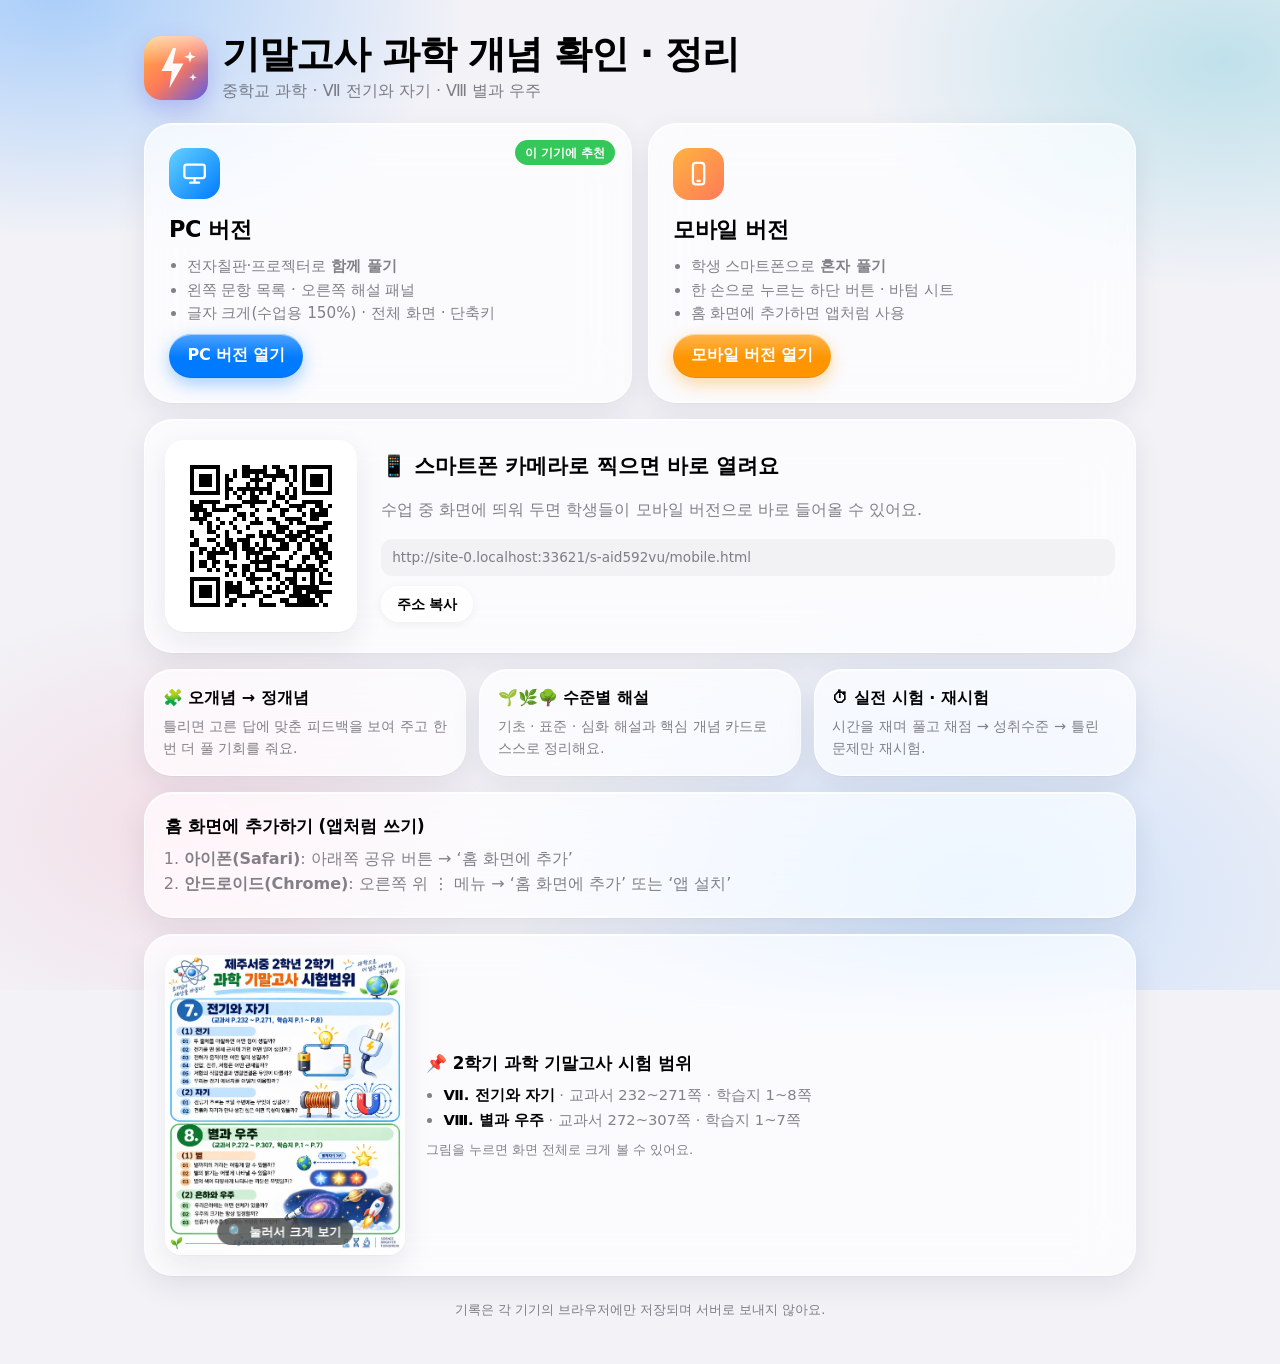
<file: s-aid592vu/index.html>
<!DOCTYPE html>
<html lang="ko" data-theme="light" data-unit="all">
<head>
<meta charset="UTF-8">
<meta name="robots" content="noindex, nofollow">
<meta name="viewport" content="width=device-width, initial-scale=1, viewport-fit=cover">
<meta name="theme-color" content="#F2F2F7">
<meta name="description" content="중학교 과학 2학기 기말고사 대비 개념 확인 · 정리 웹앱 — PC 버전과 모바일 버전">
<title>기말고사 과학 개념 확인 · 정리</title>
<link rel="icon" href="icon.svg" type="image/svg+xml">
<link rel="apple-touch-icon" href="icon-180.png">
<link rel="manifest" href="manifest.webmanifest">
<link rel="stylesheet" href="css/base.css">
<style>
  body { display: flex; justify-content: center; padding: max(1.5rem, env(safe-area-inset-top)) 1rem 2rem; }
  .wrap { width: 100%; max-width: 62rem; }
  .top { display: flex; align-items: center; gap: .9rem; margin: .5rem 0 1.2rem; }
  .app-ic { width: 4rem; height: 4rem; border-radius: 1.1rem; box-shadow: 0 10px 24px rgba(94, 92, 230, .3); flex: none; }
  .top h1 { margin: 0; font-size: clamp(1.7rem, 4vw, 2.4rem); letter-spacing: -.03em; line-height: 1.15; }
  .top p { margin: .2rem 0 0; color: var(--label2); }
  .choose { display: grid; grid-template-columns: repeat(2, minmax(0, 1fr)); gap: 1rem; }
  .ver { position: relative; display: flex; flex-direction: column; gap: .5rem; padding: 1.5rem; text-decoration: none; color: var(--label); transition: transform .35s var(--pop); }
  .ver:active { transform: scale(.98); }
  .ver .vi { width: 3.2rem; height: 3.2rem; border-radius: 1rem; display: grid; place-items: center; color: #fff; }
  .ver .vi .ic { width: 1.7rem; height: 1.7rem; }
  .ver.pc .vi { background: linear-gradient(135deg, #64D2FF, #007AFF); }
  .ver.mo .vi { background: linear-gradient(135deg, #FFB340, #FF7A59); }
  .ver h2 { margin: .3rem 0 0; font-size: 1.4rem; letter-spacing: -.02em; }
  .ver ul { margin: 0; padding-left: 1.1rem; color: var(--label2); font-size: .95rem; }
  .ver .go { margin-top: auto; align-self: flex-start; }
  .rec { position: absolute; top: 1rem; right: 1rem; background: var(--green); color: #fff; font-size: .75rem; font-weight: 800; padding: .2rem .6rem; border-radius: 999px; }
  .qr-card { display: grid; grid-template-columns: auto 1fr; gap: 1.5rem; align-items: center; margin-top: 1rem; }
  .qr-box { width: 12rem; height: 12rem; background: #fff; border-radius: 1.2rem; padding: .5rem; box-shadow: var(--shadow); }
  .qr-svg { width: 100%; height: 100%; display: block; }
  .qr-card h2 { margin: 0 0 .4rem; font-size: 1.3rem; }
  .url { font-size: .85rem; color: var(--label2); word-break: break-all; background: var(--fill2); padding: .5rem .7rem; border-radius: .7rem; margin: .6rem 0; }
  .feat { display: grid; grid-template-columns: repeat(3, minmax(0, 1fr)); gap: .8rem; margin-top: 1rem; }
  .feat .card { padding: 1rem 1.1rem; }
  .feat b { display: flex; gap: .4rem; align-items: center; margin-bottom: .25rem; }
  .feat p { margin: 0; font-size: .9rem; color: var(--label2); }
  .howto { margin-top: 1rem; }
  .howto h3 { margin: 0 0 .5rem; font-size: 1.05rem; }
  .howto ol { margin: 0; padding-left: 1.2rem; color: var(--label2); }
  .range { display: grid; grid-template-columns: 15rem 1fr; gap: 1.3rem; align-items: center; margin-top: 1rem; }
  .foot { text-align: center; color: var(--label2); font-size: .8rem; margin-top: 1.5rem; }
  @media (max-width: 720px) {
    .choose, .feat { grid-template-columns: 1fr; }
    .qr-card { grid-template-columns: 1fr; justify-items: center; text-align: center; }
    .range { grid-template-columns: 1fr; }
    .range .range-thumb { max-width: 24rem; width: 100%; justify-self: center; }
  }
</style>
</head>
<body>
<div class="bg" aria-hidden="true"></div>
<div class="wrap">
  <header class="top">
    <img class="app-ic" src="icon.svg" alt="">
    <div>
      <h1>기말고사 과학 개념 확인 · 정리</h1>
      <p>중학교 과학 · Ⅶ 전기와 자기 · Ⅷ 별과 우주</p>
    </div>
  </header>

  <section class="choose" aria-label="버전 선택">
    <a class="ver pc card" href="pc.html" id="v-pc">
      <span class="vi"><svg class="ic" viewBox="0 0 24 24" aria-hidden="true"><rect x="3" y="4" width="18" height="12" rx="2"/><path d="M8 20h8M12 16v4"/></svg></span>
      <h2>PC 버전</h2>
      <ul><li>전자칠판·프로젝터로 <b>함께 풀기</b></li><li>왼쪽 문항 목록 · 오른쪽 해설 패널</li><li>글자 크게(수업용 150%) · 전체 화면 · 단축키</li></ul>
      <span class="btn btn-primary go">PC 버전 열기</span>
    </a>
    <a class="ver mo card" href="mobile.html" id="v-mo">
      <span class="vi"><svg class="ic" viewBox="0 0 24 24" aria-hidden="true"><rect x="7" y="2.5" width="10" height="19" rx="2.5"/><path d="M11 18.5h2"/></svg></span>
      <h2>모바일 버전</h2>
      <ul><li>학생 스마트폰으로 <b>혼자 풀기</b></li><li>한 손으로 누르는 하단 버튼 · 바텀 시트</li><li>홈 화면에 추가하면 앱처럼 사용</li></ul>
      <span class="btn btn-primary go" style="--tint: var(--orange)">모바일 버전 열기</span>
    </a>
  </section>

  <section class="qr-card card" id="qr-card" aria-label="모바일 접속 QR 코드">
    <div class="qr-box" id="qr"></div>
    <div>
      <h2>📱 스마트폰 카메라로 찍으면 바로 열려요</h2>
      <p class="muted">수업 중 화면에 띄워 두면 학생들이 모바일 버전으로 바로 들어올 수 있어요.</p>
      <div class="url" id="qr-url"></div>
      <button class="btn btn-glass btn-sm" id="copy">주소 복사</button>
    </div>
  </section>

  <section class="feat" aria-label="주요 기능">
    <div class="card"><b>🧩 오개념 → 정개념</b><p>틀리면 고른 답에 맞춘 피드백을 보여 주고 한 번 더 풀 기회를 줘요.</p></div>
    <div class="card"><b>🌱🌿🌳 수준별 해설</b><p>기초 · 표준 · 심화 해설과 핵심 개념 카드로 스스로 정리해요.</p></div>
    <div class="card"><b>⏱ 실전 시험 · 재시험</b><p>시간을 재며 풀고 채점 → 성취수준 → 틀린 문제만 재시험.</p></div>
  </section>

  <section class="howto card">
    <h3>홈 화면에 추가하기 (앱처럼 쓰기)</h3>
    <ol>
      <li><b>아이폰(Safari)</b>: 아래쪽 공유 버튼 → ‘홈 화면에 추가’</li>
      <li><b>안드로이드(Chrome)</b>: 오른쪽 위 ⋮ 메뉴 → ‘홈 화면에 추가’ 또는 ‘앱 설치’</li>
    </ol>
  </section>

  <section class="range card" aria-label="시험 범위">
    <button type="button" class="range-thumb" data-range-open aria-label="시험 범위 그림 전체 화면으로 크게 보기"><img src="img/exam-range.webp" alt="2학년 2학기 과학 기말고사 시험 범위 안내 그림" width="1122" height="1402" loading="lazy"><span class="range-zoom">🔍 눌러서 크게 보기</span></button>
    <div class="range-info">
      <h3>📌 2학기 과학 기말고사 시험 범위</h3>
      <ul>
        <li><b>Ⅶ. 전기와 자기</b> · 교과서 232~271쪽 · 학습지 1~8쪽</li>
        <li><b>Ⅷ. 별과 우주</b> · 교과서 272~307쪽 · 학습지 1~7쪽</li>
      </ul>
      <p>그림을 누르면 화면 전체로 크게 볼 수 있어요.</p>
    </div>
  </section>

  <p class="foot">기록은 각 기기의 브라우저에만 저장되며 서버로 보내지 않아요.</p>
</div>
<script src="js/qr.js"></script>
<script src="js/range.js"></script>
<script>
(function () {
  var dark = window.matchMedia && matchMedia('(prefers-color-scheme: dark)').matches;
  try { var st = JSON.parse(localStorage.getItem('sciFinal.v1') || '{}').settings || {}; if (st.theme === 'dark') dark = true; if (st.theme === 'light') dark = false; } catch (e) {}
  document.documentElement.dataset.theme = dark ? 'dark' : 'light';
  // 기기에 맞는 버전 추천
  var mobile = (matchMedia('(pointer: coarse)').matches && Math.min(screen.width, screen.height) < 820) || /iPhone|Android.+Mobile/.test(navigator.userAgent);
  var rec = document.createElement('span');
  rec.className = 'rec';
  rec.textContent = '이 기기에 추천';
  document.getElementById(mobile ? 'v-mo' : 'v-pc').appendChild(rec);
  // QR 코드 (인터넷 주소로 열었을 때만)
  var card = document.getElementById('qr-card');
  var framed = false;
  try { framed = window.self !== window.top; } catch (e) { framed = true; }
  if ((location.protocol === 'http:' || location.protocol === 'https:') && !framed) {
    var url = new URL('mobile.html', location.href).href;
    document.getElementById('qr').innerHTML = window.SF_QR.toSVG(url, { label: '모바일 버전 주소 QR 코드' });
    document.getElementById('qr-url').textContent = url;
    document.getElementById('copy').addEventListener('click', function () {
      var b = this;
      (navigator.clipboard ? navigator.clipboard.writeText(url) : Promise.reject()).then(function () { b.textContent = '복사했어요 ✓'; }, function () { b.textContent = '복사가 안 되면 주소를 길게 눌러 복사하세요'; });
    });
  } else {
    card.querySelector('h2').textContent = '📱 QR 코드는 웹 주소로 직접 열었을 때 나타나요';
    card.querySelector('.muted').textContent = (framed ? '지금은 미리보기 창 안에서 열려 있어요.' : '지금은 파일로 열려 있어요.') + ' GitHub Pages 같은 웹 주소(https://…)로 직접 열면 학생용 QR 코드가 자동으로 만들어져요.';
    document.getElementById('qr').style.display = 'none';
    document.getElementById('qr-url').style.display = 'none';
    document.getElementById('copy').style.display = 'none';
  }
  try { if ('serviceWorker' in navigator && location.protocol === 'https:' && !framed) navigator.serviceWorker.register('sw.js').catch(function () {}); } catch (e) {}
})();
</script>
</body>
</html>
</file>
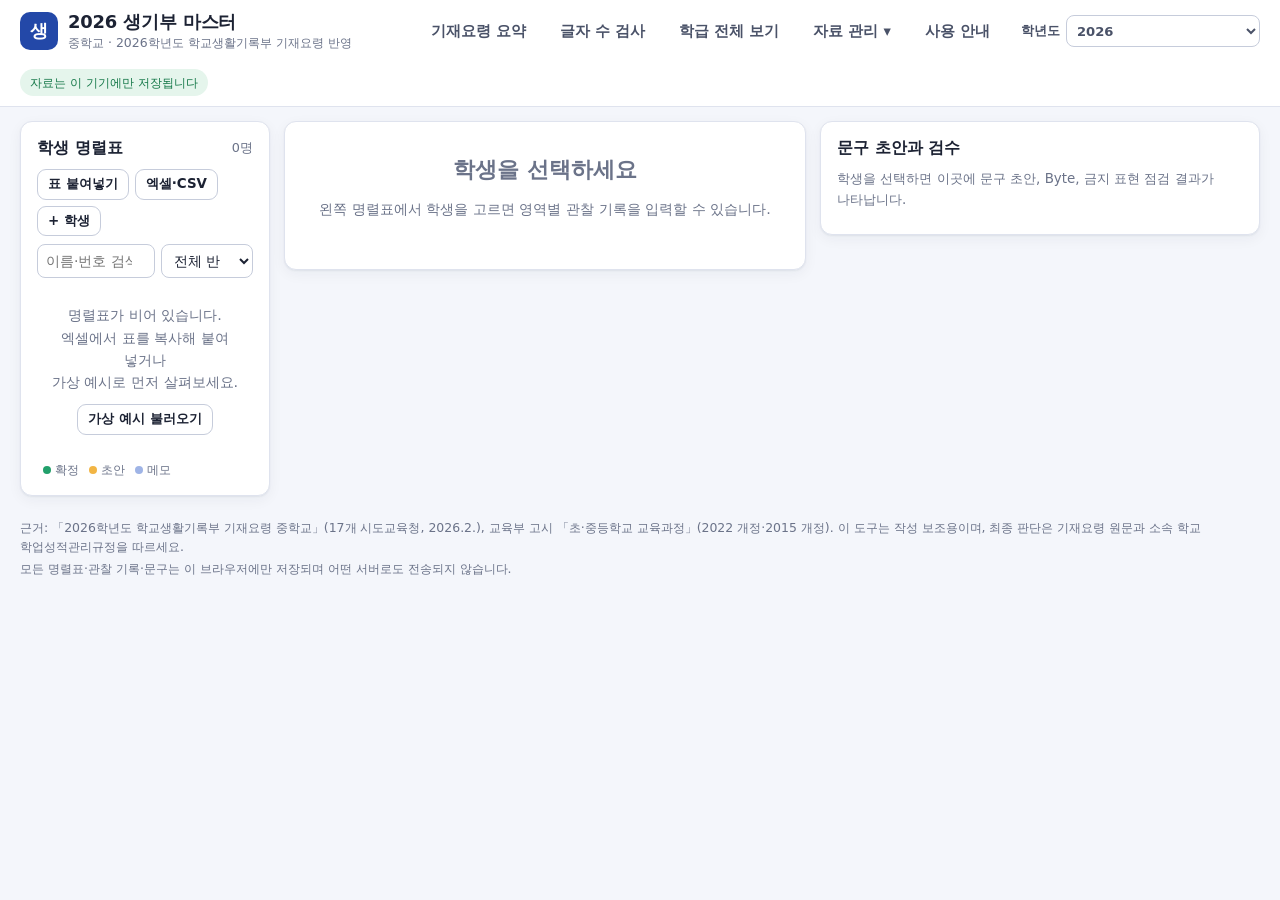
<file: school-record/index.html>
<!DOCTYPE html>
<html lang="ko">
<head>
<meta charset="UTF-8">
<meta name="viewport" content="width=device-width, initial-scale=1">
<meta name="description" content="2026학년도 학교생활기록부 기재요령(중학교)과 2022 개정 교육과정을 반영한 생활기록부 작성 도우미. 모든 자료는 사용자의 브라우저에만 저장됩니다.">
<meta name="theme-color" content="#2348a8">
<title>2026 생기부 마스터 · 중학교</title>
<link rel="manifest" href="manifest.webmanifest">
<link rel="icon" href="icon.svg" type="image/svg+xml">
<link rel="apple-touch-icon" href="icon-192.png">
<link rel="stylesheet" href="app.css">
</head>
<body>
<a class="skip" href="#main">본문 바로가기</a>

<header class="topbar">
  <div class="brand">
    <span class="logo" aria-hidden="true">생</span>
    <div>
      <h1>2026 생기부 마스터</h1>
      <p>중학교 · 2026학년도 학교생활기록부 기재요령 반영</p>
    </div>
  </div>
  <nav class="top-actions" aria-label="도구">
    <button type="button" class="btn ghost" data-open="guide-dialog">기재요령 요약</button>
    <button type="button" class="btn ghost" data-open="count-dialog">글자 수 검사</button>
    <button type="button" class="btn ghost" id="bulk-toggle" aria-pressed="false">학급 전체 보기</button>
    <div class="menu">
      <button type="button" class="btn ghost" id="data-menu-btn" aria-haspopup="true" aria-expanded="false">자료 관리 ▾</button>
      <div class="menu-list" id="data-menu" hidden>
        <button type="button" id="backup-btn">백업 파일 저장(.json)</button>
        <button type="button" id="restore-btn">백업 파일 불러오기</button>
        <button type="button" data-open-plan="1">학교 창체 연간 계획 관리</button>
        <button type="button" id="demo-btn">가상 예시 불러오기</button>
        <hr>
        <button type="button" id="wipe-btn" class="danger">이 기기의 자료 모두 지우기</button>
      </div>
    </div>
    <button type="button" class="btn ghost" data-open="help-dialog">사용 안내</button>
  </nav>
  <label class="year-pick">학년도
    <select id="year-select" aria-label="학년도">
      <option value="2026">2026</option>
      <option value="2027">2027 (3학년 2022 개정)</option>
    </select>
  </label>
  <div class="save-state" id="save-state" role="status" aria-live="polite">이 기기에만 저장됨</div>
</header>

<main id="main" class="layout">
  <!-- 명렬표 -->
  <aside class="panel roster" aria-labelledby="roster-title">
    <div class="panel-head">
      <h2 id="roster-title">학생 명렬표</h2>
      <span class="count" id="roster-count">0명</span>
    </div>
    <div class="roster-actions">
      <button type="button" class="btn small" id="paste-roster-btn">표 붙여넣기</button>
      <button type="button" class="btn small" id="file-roster-btn">엑셀·CSV</button>
      <button type="button" class="btn small" id="add-student-btn">+ 학생</button>
    </div>
    <div class="roster-filter">
      <label class="sr-only" for="roster-search">학생 검색</label>
      <input id="roster-search" type="search" placeholder="이름·번호 검색">
      <label class="sr-only" for="roster-class">반 선택</label>
      <select id="roster-class"><option value="">전체 반</option></select>
    </div>
    <ol class="student-list" id="student-list"></ol>
    <p class="legend"><span class="dot st-done"></span>확정 <span class="dot st-draft"></span>초안 <span class="dot st-memo"></span>메모</p>
  </aside>

  <!-- 작성 영역 -->
  <section class="panel work" id="work" aria-label="관찰 기록 작성"></section>

  <!-- 문구 -->
  <section class="panel output" id="output" aria-label="문구 초안과 검수"></section>

  <!-- 학급 전체 보기 -->
  <section class="panel bulk" id="bulk" aria-label="학급 전체 보기" hidden></section>
</main>

<footer class="foot">
  <p>근거: 「2026학년도 학교생활기록부 기재요령 중학교」(17개 시도교육청, 2026.2.), 교육부 고시 「초·중등학교 교육과정」(2022 개정·2015 개정). 이 도구는 작성 보조용이며, 최종 판단은 기재요령 원문과 소속 학교 학업성적관리규정을 따르세요.</p>
  <p>모든 명렬표·관찰 기록·문구는 이 브라우저에만 저장되며 어떤 서버로도 전송되지 않습니다.</p>
</footer>

<input type="file" id="file-input" accept=".xlsx,.csv,.txt" hidden>
<input type="file" id="restore-input" accept=".json,application/json" hidden>

<!-- 명렬표 가져오기 -->
<dialog id="roster-dialog" class="dialog wide" aria-labelledby="roster-dialog-title">
  <form method="dialog" class="dialog-body" id="roster-form">
    <h2 id="roster-dialog-title">명렬표 불러오기</h2>
    <div id="roster-paste-wrap">
      <p class="hint">엑셀이나 나이스에서 <b>학년·반·번호·이름</b> 열을 복사해 붙여 넣거나, 이름만 한 줄에 하나씩 입력하세요.</p>
      <label class="sr-only" for="roster-paste">명렬표 붙여넣기</label>
      <textarea id="roster-paste" rows="7" placeholder="2	1	1	김하늘&#10;2	1	2	이바다"></textarea>
    </div>
    <div id="sheet-pick-wrap" hidden>
      <label>워크시트 <select id="sheet-pick"></select></label>
    </div>
    <div id="roster-map" class="map-grid"></div>
    <div class="table-wrap"><table class="preview" id="roster-preview"></table></div>
    <label class="check"><input type="checkbox" id="roster-replace"> 기존 명렬표를 지우고 새로 불러오기 (체크하지 않으면 추가)</label>
    <p class="hint" id="roster-default-hint"></p>
    <div class="dialog-actions">
      <button type="button" class="btn" value="cancel" data-close>취소</button>
      <button type="button" class="btn primary" id="roster-apply">명렬표 적용</button>
    </div>
  </form>
</dialog>

<!-- 성취기준 선택 -->
<dialog id="std-dialog" class="dialog wide" aria-labelledby="std-dialog-title">
  <div class="dialog-body">
    <h2 id="std-dialog-title">성취기준 선택</h2>
    <p class="hint" id="std-source"></p>
    <label class="sr-only" for="std-search">성취기준 검색</label>
    <input id="std-search" type="search" placeholder="코드·내용 검색">
    <div class="std-list" id="std-list"></div>
    <details class="std-add">
      <summary>교육과정 문서에서 성취기준 붙여넣어 추가</summary>
      <p class="hint">교육과정 원문(국가교육과정정보센터 등)에서 성취기준 부분을 복사해 붙여 넣으면 <code>[코드] 내용</code> 형식을 찾아 이 과목에 추가합니다. 학교자율시간 과목도 같은 방법으로 넣을 수 있습니다.</p>
      <label class="sr-only" for="std-paste">성취기준 붙여넣기</label>
      <textarea id="std-paste" rows="5" placeholder="[9과01-01] …&#10;[9과01-02] …"></textarea>
      <div class="row-end"><span id="std-parse-result" class="hint"></span><button type="button" class="btn small" id="std-add-btn">추출해서 추가</button></div>
    </details>
    <div class="dialog-actions">
      <button type="button" class="btn primary" data-close>완료</button>
    </div>
  </div>
</dialog>

<!-- 최종 확인 체크리스트 -->
<dialog id="confirm-dialog" class="dialog" aria-labelledby="confirm-title">
  <div class="dialog-body">
    <h2 id="confirm-title">최종 확인</h2>
    <p class="hint">기재요령 p.19 「학교생활기록부 작성 시 유의사항」 4에 따라 확정 전에 확인하세요.</p>
    <ul class="checklist" id="confirm-list"></ul>
    <label class="check subtle"><input type="checkbox" id="confirm-skip"> 이번 작업 동안 다시 묻지 않기 (새로 고침하면 다시 물음)</label>
    <div class="dialog-actions">
      <button type="button" class="btn" data-close>취소</button>
      <button type="button" class="btn primary" id="confirm-ok" disabled>확정하기</button>
    </div>
  </div>
</dialog>

<!-- 학교 창체 연간 계획 -->
<dialog id="plan-dialog" class="dialog wide" aria-labelledby="plan-title">
  <div class="dialog-body">
    <h2 id="plan-title">학교 학사 일정 · 창의적 체험활동 연간 운영 계획</h2>
    <h3>학사 일정 <span class="sub">임원 재임기간 자동 채우기와 학급 점검에 씀 (기재요령 p.78)</span></h3>
    <div class="school-grid" id="school-grid"></div>
    <div class="row-end"><span id="school-result" class="hint"></span><button type="button" class="btn small" id="school-guess-btn">창체 계획에서 개학일·졸업일 찾기</button></div>
    <h3>창의적 체험활동 연간 운영 계획</h3>
    <p class="hint">학교교육계획에 따라 학교가 주최·주관한 활동만 특기사항에 입력할 수 있습니다(기재요령 p.76). 계획을 불러오면 자율·자치활동과 진로활동 화면에서 학생 학년에 맞는 활동을 날짜·시수와 함께 고를 수 있습니다. 계획은 이 기기에만 저장되며 백업 파일에 함께 들어갑니다.</p>
    <details class="std-add" open>
      <summary>CSV 불러오기 · 붙여넣기</summary>
      <p class="hint">열 순서: <code>날짜, 교시, 활동명, 담당, 자율자치1, 자율자치2, 자율3, 동아리1, 동아리2, 동아리3, 봉사3, 진로1, 진로2, 진로3, 비고</code> — 시수 칸에 <code>1</code> 또는 봉사 시수를 괄호로 <code>1(1)</code>. 날짜는 <code>2026.03.04.</code>, <code>3/4</code>, 범위 <code>2026.06.09.-2026.06.11.</code> 모두 됩니다(1·2월은 다음 해로 계산).</p>
      <label class="sr-only" for="plan-paste">계획 붙여넣기</label>
      <textarea id="plan-paste" rows="5" placeholder="날짜,교시,활동명,담당,자율자치1,자율자치2,자율3,동아리1,동아리2,동아리3,봉사3,진로1,진로2,진로3,비고"></textarea>
      <label class="check"><input type="checkbox" id="plan-replace" checked> 기존 계획을 지우고 새로 불러오기 (체크하지 않으면 추가)</label>
      <div class="row-end"><span id="plan-result" class="hint"></span>
        <button type="button" class="btn small" id="plan-template-btn">양식 내려받기</button>
        <button type="button" class="btn small" id="plan-file-btn">CSV 파일 선택</button>
        <button type="button" class="btn small primary" id="plan-import-btn">붙여넣은 내용 불러오기</button></div>
      <input type="file" id="plan-file" accept=".csv,.txt" hidden>
    </details>
    <div class="panel-head" style="margin-top:12px"><h3 id="plan-count">0개 활동</h3><button type="button" class="btn small" id="plan-export-btn">CSV로 내보내기</button></div>
    <p class="hint" id="plan-sum"></p>
    <div class="table-wrap plan-table-wrap"><table class="grid" id="plan-table"></table></div>
    <div class="dialog-actions">
      <button type="button" class="btn primary" data-close>닫기</button>
    </div>
  </div>
</dialog>

<!-- AI용 프롬프트 -->
<dialog id="prompt-dialog" class="dialog wide" aria-labelledby="prompt-title">
  <div class="dialog-body">
    <h2 id="prompt-title">AI 윤문 보조용 프롬프트</h2>
    <p class="notice warn">학생 이름과 반·번호는 ‘학생’으로 바꿨습니다. 그래도 외부 AI 서비스에 붙여 넣기 전에 개인정보가 남아 있지 않은지 직접 확인하세요. AI가 만든 문장은 그대로 입력할 수 없습니다(기재요령 p.19 유의사항 4-다).</p>
    <label class="sr-only" for="prompt-text">프롬프트</label>
    <textarea id="prompt-text" rows="16" readonly></textarea>
    <div class="dialog-actions">
      <button type="button" class="btn" data-close>닫기</button>
      <button type="button" class="btn primary" id="prompt-copy">프롬프트 복사</button>
    </div>
  </div>
</dialog>

<!-- 글자 수 검사 -->
<dialog id="count-dialog" class="dialog wide" aria-labelledby="count-title">
  <div class="dialog-body">
    <h2 id="count-title">글자 수 · 금지 표현 검사</h2>
    <p class="hint">완성한 문구를 붙여 넣으면 나이스 Byte(한글 3·영문/숫자/엔터 1)와 기재 금지 표현을 확인합니다.</p>
    <div class="count-row">
      <label>영역
        <select id="count-area"></select>
      </label>
    </div>
    <label class="sr-only" for="count-text">검사할 문구</label>
    <textarea id="count-text" rows="9" placeholder="여기에 문구를 붙여 넣으세요."></textarea>
    <div id="count-result"></div>
    <div class="dialog-actions">
      <button type="button" class="btn primary" data-close>닫기</button>
    </div>
  </div>
</dialog>

<!-- 기재요령 요약 -->
<dialog id="guide-dialog" class="dialog wide" aria-labelledby="guide-title">
  <div class="dialog-body">
    <h2 id="guide-title">2026학년도 기재요령 핵심 요약 (중학교)</h2>
    <div id="guide-body" class="guide-body"></div>
    <div class="dialog-actions">
      <button type="button" class="btn primary" data-close>닫기</button>
    </div>
  </div>
</dialog>

<!-- 사용 안내 -->
<dialog id="help-dialog" class="dialog wide" aria-labelledby="help-title">
  <div class="dialog-body">
    <h2 id="help-title">사용 안내</h2>
    <ol class="help-steps">
      <li><b>명렬표</b> — 엑셀·나이스에서 학년·반·번호·이름을 복사해 <em>표 붙여넣기</em> 하거나 .xlsx·.csv 파일을 고릅니다.</li>
      <li><b>영역 선택</b> — 교과 세특, 자율·자치활동(3학년은 자율활동), 동아리활동, 진로활동, 행동특성 및 종합의견 가운데 고릅니다. 학년에 따라 명칭과 교육과정(2022·2015 개정)이 자동으로 바뀝니다.</li>
      <li><b>학년도</b> — 오른쪽 위에서 2026·2027학년도를 고릅니다. 2026학년도는 중1·2가 2022 개정, 중3이 2015 개정이고, 2027학년도부터는 3학년도 2022 개정(자율·자치활동, 2022 개정 성취기준)으로 바뀝니다.</li>
      <li><b>성취기준·성취수준</b> — 교과 세특에서 과목을 고르고 <em>성취기준 선택</em>을 누르면 2022 개정 성취기준(국어·사회·역사·도덕·수학·과학·영어·체육·음악·미술)이 나옵니다. 고른 성취기준마다 관찰한 성취수준(A~E 또는 A~C)을 고르면 원문 설명을 참고로 보여 줍니다. 이 설명은 문구에 그대로 넣지 않습니다.</li>
      <li><b>학교 창체 계획</b> — <em>자료 관리 → 학교 창체 연간 계획 관리</em>에서 CSV를 불러오면, 자율·자치활동과 진로활동 화면에 학생 학년에 해당하는 계획 활동이 날짜·시수와 함께 나옵니다. 활동을 고르면 정량 기록 문장(예: 정부반장선거(2026.03.11.)에 참여함.)을 만들 수 있고, <em>관찰 추가</em>를 누르면 그 활동이 관찰 기록 장면으로 들어갑니다. <em>이 반 전체에 같은 선택 적용</em>으로 반 학생 모두에게 같은 활동 선택을 줄 수 있습니다.</li>
      <li><b>관찰 기록</b> — 수업·활동에서 직접 본 장면, 학생의 구체적 행동, 변화를 적습니다. 여러 번 나누어 누가기록할 수 있습니다.</li>
      <li><b>특장점 키워드</b> — 관찰로 확인한 특장점만 고릅니다. 키워드는 평가 문장으로 바뀝니다.</li>
      <li><b>문구 만들기</b> — 앱 안에서 관찰 기록을 문장으로 조합합니다(외부 전송 없음). 기록에 없는 내용은 만들지 않습니다.</li>
      <li><b>검수·확정</b> — Byte, 금지 표현, 이름 포함 여부를 확인하고 고친 뒤 체크리스트를 거쳐 확정합니다.</li>
      <li><b>학사 일정</b> — <em>자료 관리 → 학교 창체 연간 계획 관리</em>에서 1학기 종료일, 2학기 시작일, 졸업일 등을 넣으면 임원(자율·자치, 동아리·학교스포츠클럽) 재임기간이 ‘1학기 학급 부반장(2026.03.01.-2026.08.17.)’ 형식으로 자동 채워집니다. 창체 계획에 개학식·졸업식이 있으면 찾아서 넣어 줍니다.</li>
      <li><b>내보내기·학급 점검</b> — <em>학급 전체 보기</em>에서 확정 문구를 복사하거나 CSV·TXT로 저장해 나이스에 입력합니다. 아래 <em>학급 점검</em>표에서 모든 학생 입력 여부, 진로희망 입력, 임원 재임기간, 교과 세특 입력 비율(학교 기준), 기재 불가 표현, 명사형 종결·특수문자를 한 번에 확인합니다.</li>
    </ol>
    <h3>자료 보관</h3>
    <ul>
      <li>자료는 이 브라우저(기기)에만 저장됩니다. 다른 기기에서 이어 쓰려면 <em>자료 관리 → 백업 파일 저장</em>으로 파일을 옮긴 뒤 불러오세요.</li>
      <li>공용 컴퓨터에서는 작업 후 백업 파일을 저장하고 <em>이 기기의 자료 모두 지우기</em>를 누르세요.</li>
      <li>브라우저의 방문 기록·사이트 데이터를 지우면 저장 자료도 지워집니다. 정기적으로 백업하세요.</li>
    </ul>
    <h3>홈 화면에 추가</h3>
    <ul>
      <li>갤럭시·Chrome: 오른쪽 위 메뉴(⋮) → <em>홈 화면에 추가</em> 또는 <em>앱 설치</em></li>
      <li>아이폰·Safari: 공유 버튼 → <em>홈 화면에 추가</em></li>
    </ul>
    <div class="dialog-actions">
      <button type="button" class="btn primary" data-close>확인</button>
    </div>
  </div>
</dialog>

<div class="toast" id="toast" role="status" aria-live="polite" hidden></div>

<script src="rules.js"></script>
<script src="korean.js"></script>
<script src="compose.js"></script>
<script src="standards.js"></script>
<script src="standards-data.js"></script>
<script src="xlsx-lite.js"></script>
<script src="app.js"></script>
</body>
</html>
</file>
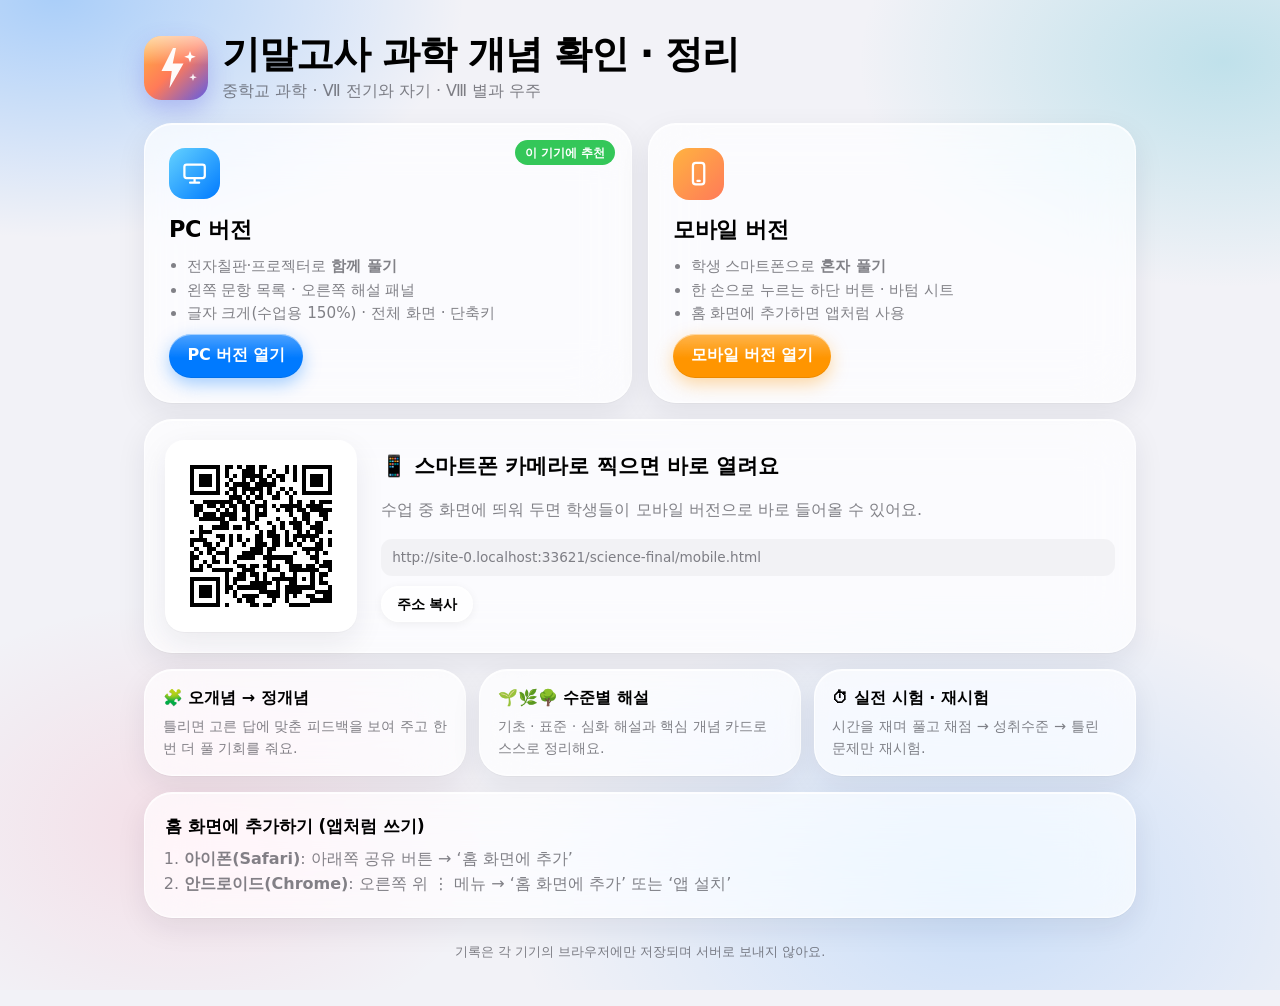
<file: science-final/index.html>
<!DOCTYPE html>
<html lang="ko" data-theme="light" data-unit="all">
<head>
<meta charset="UTF-8">
<meta name="viewport" content="width=device-width, initial-scale=1, viewport-fit=cover">
<meta name="theme-color" content="#F2F2F7">
<meta name="description" content="중학교 과학 2학기 기말고사 대비 개념 확인 · 정리 웹앱 — PC 버전과 모바일 버전">
<title>기말고사 과학 개념 확인 · 정리</title>
<link rel="icon" href="icon.svg" type="image/svg+xml">
<link rel="apple-touch-icon" href="icon-180.png">
<link rel="manifest" href="manifest.webmanifest">
<link rel="stylesheet" href="css/base.css">
<style>
  body { display: flex; justify-content: center; padding: max(1.5rem, env(safe-area-inset-top)) 1rem 2rem; }
  .wrap { width: 100%; max-width: 62rem; }
  .top { display: flex; align-items: center; gap: .9rem; margin: .5rem 0 1.2rem; }
  .app-ic { width: 4rem; height: 4rem; border-radius: 1.1rem; box-shadow: 0 10px 24px rgba(94, 92, 230, .3); flex: none; }
  .top h1 { margin: 0; font-size: clamp(1.7rem, 4vw, 2.4rem); letter-spacing: -.03em; line-height: 1.15; }
  .top p { margin: .2rem 0 0; color: var(--label2); }
  .choose { display: grid; grid-template-columns: repeat(2, minmax(0, 1fr)); gap: 1rem; }
  .ver { position: relative; display: flex; flex-direction: column; gap: .5rem; padding: 1.5rem; text-decoration: none; color: var(--label); transition: transform .35s var(--pop); }
  .ver:active { transform: scale(.98); }
  .ver .vi { width: 3.2rem; height: 3.2rem; border-radius: 1rem; display: grid; place-items: center; color: #fff; }
  .ver .vi .ic { width: 1.7rem; height: 1.7rem; }
  .ver.pc .vi { background: linear-gradient(135deg, #64D2FF, #007AFF); }
  .ver.mo .vi { background: linear-gradient(135deg, #FFB340, #FF7A59); }
  .ver h2 { margin: .3rem 0 0; font-size: 1.4rem; letter-spacing: -.02em; }
  .ver ul { margin: 0; padding-left: 1.1rem; color: var(--label2); font-size: .95rem; }
  .ver .go { margin-top: auto; align-self: flex-start; }
  .rec { position: absolute; top: 1rem; right: 1rem; background: var(--green); color: #fff; font-size: .75rem; font-weight: 800; padding: .2rem .6rem; border-radius: 999px; }
  .qr-card { display: grid; grid-template-columns: auto 1fr; gap: 1.5rem; align-items: center; margin-top: 1rem; }
  .qr-box { width: 12rem; height: 12rem; background: #fff; border-radius: 1.2rem; padding: .5rem; box-shadow: var(--shadow); }
  .qr-svg { width: 100%; height: 100%; display: block; }
  .qr-card h2 { margin: 0 0 .4rem; font-size: 1.3rem; }
  .url { font-size: .85rem; color: var(--label2); word-break: break-all; background: var(--fill2); padding: .5rem .7rem; border-radius: .7rem; margin: .6rem 0; }
  .feat { display: grid; grid-template-columns: repeat(3, minmax(0, 1fr)); gap: .8rem; margin-top: 1rem; }
  .feat .card { padding: 1rem 1.1rem; }
  .feat b { display: flex; gap: .4rem; align-items: center; margin-bottom: .25rem; }
  .feat p { margin: 0; font-size: .9rem; color: var(--label2); }
  .howto { margin-top: 1rem; }
  .howto h3 { margin: 0 0 .5rem; font-size: 1.05rem; }
  .howto ol { margin: 0; padding-left: 1.2rem; color: var(--label2); }
  .foot { text-align: center; color: var(--label2); font-size: .8rem; margin-top: 1.5rem; }
  @media (max-width: 720px) {
    .choose, .feat { grid-template-columns: 1fr; }
    .qr-card { grid-template-columns: 1fr; justify-items: center; text-align: center; }
  }
</style>
</head>
<body>
<div class="bg" aria-hidden="true"></div>
<div class="wrap">
  <header class="top">
    <img class="app-ic" src="icon.svg" alt="">
    <div>
      <h1>기말고사 과학 개념 확인 · 정리</h1>
      <p>중학교 과학 · Ⅶ 전기와 자기 · Ⅷ 별과 우주</p>
    </div>
  </header>

  <section class="choose" aria-label="버전 선택">
    <a class="ver pc card" href="pc.html" id="v-pc">
      <span class="vi"><svg class="ic" viewBox="0 0 24 24" aria-hidden="true"><rect x="3" y="4" width="18" height="12" rx="2"/><path d="M8 20h8M12 16v4"/></svg></span>
      <h2>PC 버전</h2>
      <ul><li>전자칠판·프로젝터로 <b>함께 풀기</b></li><li>왼쪽 문항 목록 · 오른쪽 해설 패널</li><li>글자 크게(수업용 150%) · 전체 화면 · 단축키</li></ul>
      <span class="btn btn-primary go">PC 버전 열기</span>
    </a>
    <a class="ver mo card" href="mobile.html" id="v-mo">
      <span class="vi"><svg class="ic" viewBox="0 0 24 24" aria-hidden="true"><rect x="7" y="2.5" width="10" height="19" rx="2.5"/><path d="M11 18.5h2"/></svg></span>
      <h2>모바일 버전</h2>
      <ul><li>학생 스마트폰으로 <b>혼자 풀기</b></li><li>한 손으로 누르는 하단 버튼 · 바텀 시트</li><li>홈 화면에 추가하면 앱처럼 사용</li></ul>
      <span class="btn btn-primary go" style="--tint: var(--orange)">모바일 버전 열기</span>
    </a>
  </section>

  <section class="qr-card card" id="qr-card" aria-label="모바일 접속 QR 코드">
    <div class="qr-box" id="qr"></div>
    <div>
      <h2>📱 스마트폰 카메라로 찍으면 바로 열려요</h2>
      <p class="muted">수업 중 화면에 띄워 두면 학생들이 모바일 버전으로 바로 들어올 수 있어요.</p>
      <div class="url" id="qr-url"></div>
      <button class="btn btn-glass btn-sm" id="copy">주소 복사</button>
    </div>
  </section>

  <section class="feat" aria-label="주요 기능">
    <div class="card"><b>🧩 오개념 → 정개념</b><p>틀리면 고른 답에 맞춘 피드백을 보여 주고 한 번 더 풀 기회를 줘요.</p></div>
    <div class="card"><b>🌱🌿🌳 수준별 해설</b><p>기초 · 표준 · 심화 해설과 핵심 개념 카드로 스스로 정리해요.</p></div>
    <div class="card"><b>⏱ 실전 시험 · 재시험</b><p>시간을 재며 풀고 채점 → 성취수준 → 틀린 문제만 재시험.</p></div>
  </section>

  <section class="howto card">
    <h3>홈 화면에 추가하기 (앱처럼 쓰기)</h3>
    <ol>
      <li><b>아이폰(Safari)</b>: 아래쪽 공유 버튼 → ‘홈 화면에 추가’</li>
      <li><b>안드로이드(Chrome)</b>: 오른쪽 위 ⋮ 메뉴 → ‘홈 화면에 추가’ 또는 ‘앱 설치’</li>
    </ol>
  </section>

  <p class="foot">기록은 각 기기의 브라우저에만 저장되며 서버로 보내지 않아요.</p>
</div>
<script src="js/qr.js"></script>
<script>
(function () {
  var dark = window.matchMedia && matchMedia('(prefers-color-scheme: dark)').matches;
  try { var st = JSON.parse(localStorage.getItem('sciFinal.v1') || '{}').settings || {}; if (st.theme === 'dark') dark = true; if (st.theme === 'light') dark = false; } catch (e) {}
  document.documentElement.dataset.theme = dark ? 'dark' : 'light';
  // 기기에 맞는 버전 추천
  var mobile = (matchMedia('(pointer: coarse)').matches && Math.min(screen.width, screen.height) < 820) || /iPhone|Android.+Mobile/.test(navigator.userAgent);
  var rec = document.createElement('span');
  rec.className = 'rec';
  rec.textContent = '이 기기에 추천';
  document.getElementById(mobile ? 'v-mo' : 'v-pc').appendChild(rec);
  // QR 코드 (인터넷 주소로 열었을 때만)
  var card = document.getElementById('qr-card');
  var framed = false;
  try { framed = window.self !== window.top; } catch (e) { framed = true; }
  if ((location.protocol === 'http:' || location.protocol === 'https:') && !framed) {
    var url = new URL('mobile.html', location.href).href;
    document.getElementById('qr').innerHTML = window.SF_QR.toSVG(url, { label: '모바일 버전 주소 QR 코드' });
    document.getElementById('qr-url').textContent = url;
    document.getElementById('copy').addEventListener('click', function () {
      var b = this;
      (navigator.clipboard ? navigator.clipboard.writeText(url) : Promise.reject()).then(function () { b.textContent = '복사했어요 ✓'; }, function () { b.textContent = '복사가 안 되면 주소를 길게 눌러 복사하세요'; });
    });
  } else {
    card.querySelector('h2').textContent = '📱 QR 코드는 웹 주소로 직접 열었을 때 나타나요';
    card.querySelector('.muted').textContent = (framed ? '지금은 미리보기 창 안에서 열려 있어요.' : '지금은 파일로 열려 있어요.') + ' GitHub Pages 같은 웹 주소(https://…)로 직접 열면 학생용 QR 코드가 자동으로 만들어져요.';
    document.getElementById('qr').style.display = 'none';
    document.getElementById('qr-url').style.display = 'none';
    document.getElementById('copy').style.display = 'none';
  }
  try { if ('serviceWorker' in navigator && location.protocol === 'https:' && !framed) navigator.serviceWorker.register('sw.js').catch(function () {}); } catch (e) {}
})();
</script>
</body>
</html>
</file>
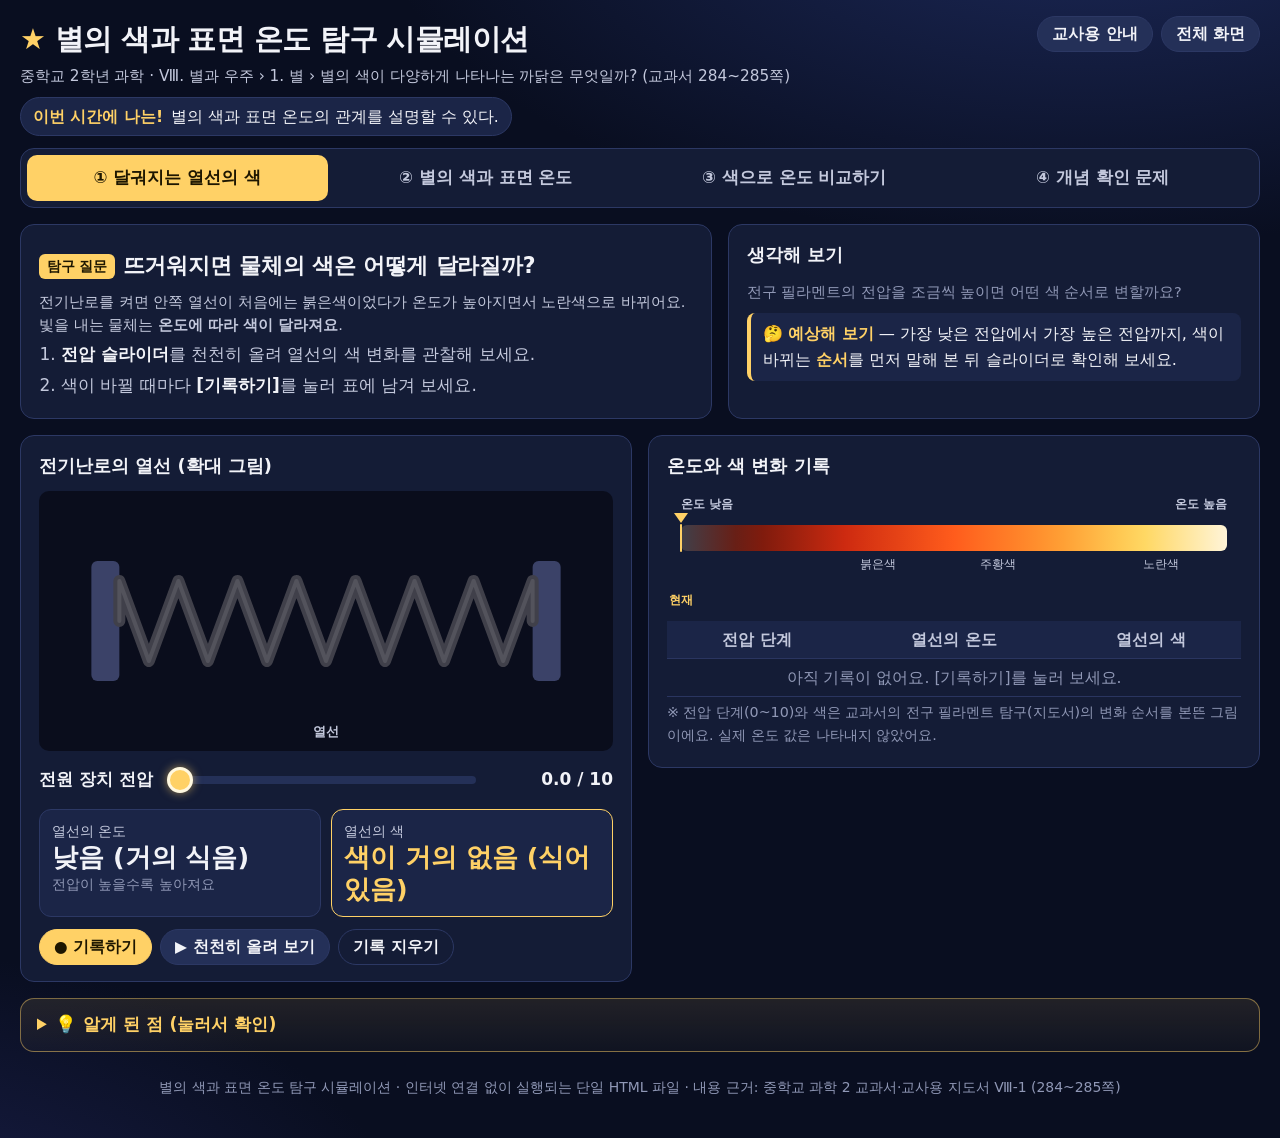
<file: star-color.html>
<!DOCTYPE html>
<html lang="ko">
<head>
<meta charset="UTF-8">
<meta name="viewport" content="width=device-width, initial-scale=1">
<title>별의 색과 표면 온도 탐구 시뮬레이션 · 중2 과학 Ⅷ. 별과 우주</title>
<style>
  :root{
    --bg:#090e20;
    --surface-1:#141c36;
    --surface-2:#1b2547;
    --surface-3:#243058;
    --sky:#060a18;
    --grid:#2a3560;
    --border:#2c3864;
    --text-primary:#f2f3f8;
    --text-secondary:#c3c8dc;
    --text-muted:#9098b6;
    --accent:#ffd166;
    --accent-ink:#1d1600;
    --series-1:#3987e5;
    --series-2:#d95926;
    --series-3:#199e70;
    --good:#3fb97a;
    --bad:#f0715f;
    --radius:14px;
    --font:"Malgun Gothic","맑은 고딕","Apple SD Gothic Neo","Noto Sans KR","Nanum Gothic","NanumGothic",system-ui,sans-serif;
  }
  *{box-sizing:border-box}
  html{font-size:17px}
  @media (min-width:1400px){html{font-size:18px}}
  body{
    margin:0; font-family:var(--font); color:var(--text-primary); line-height:1.6;
    background:
      radial-gradient(1200px 600px at 85% -10%, #1d2a5c 0%, transparent 60%),
      radial-gradient(900px 500px at -10% 110%, #1a1f4a 0%, transparent 60%),
      var(--bg);
    min-height:100vh;
  }
  .wrap{max-width:1360px; margin:0 auto; padding:16px 20px 40px}
  header.top{display:flex; gap:16px; align-items:flex-start; justify-content:space-between; flex-wrap:wrap; margin-bottom:12px}
  .title-block h1{margin:0; font-size:1.7rem; letter-spacing:-0.02em}
  .title-block h1 .star{color:var(--accent)}
  .crumb{color:var(--text-secondary); font-size:.9rem; margin-top:2px}
  .goal{display:inline-flex; gap:8px; align-items:center; margin-top:8px; padding:6px 12px; border-radius:999px;
        background:var(--surface-2); border:1px solid var(--border); font-size:.92rem}
  .goal b{color:var(--accent)}
  .top-actions{display:flex; gap:8px; flex-wrap:wrap}

  nav.tabs{display:flex; gap:8px; flex-wrap:wrap; margin:10px 0 16px; padding:6px; background:var(--surface-1);
           border:1px solid var(--border); border-radius:var(--radius)}
  nav.tabs button{flex:1 1 180px; font:inherit; font-size:.98rem; font-weight:700; color:var(--text-secondary);
    background:transparent; border:0; border-radius:10px; padding:10px 12px; cursor:pointer; text-align:center}
  nav.tabs button:hover{background:var(--surface-2); color:var(--text-primary)}
  nav.tabs button[aria-selected="true"]{background:var(--accent); color:var(--accent-ink)}
  nav.tabs button:focus-visible, .btn:focus-visible, input:focus-visible, select:focus-visible, summary:focus-visible, .opt:focus-visible{
    outline:3px solid var(--accent); outline-offset:2px}

  .panel[hidden]{display:none}
  .intro{display:grid; grid-template-columns:minmax(0,1.3fr) minmax(0,1fr); gap:16px; margin-bottom:16px}
  @media (max-width:980px){.intro{grid-template-columns:1fr}}
  .question{font-size:1.3rem; font-weight:800; margin:0 0 6px; letter-spacing:-0.01em}
  .question .q-badge{display:inline-block; font-size:.8rem; font-weight:700; color:var(--accent-ink); background:var(--accent);
    border-radius:6px; padding:2px 8px; margin-right:8px; vertical-align:middle}
  .card{background:var(--surface-1); border:1px solid var(--border); border-radius:var(--radius); padding:16px 18px}
  .card h3{margin:0 0 10px; font-size:1.05rem; display:flex; align-items:center; gap:8px; flex-wrap:wrap}
  .card h3 .tag{font-size:.75rem; font-weight:700; color:var(--text-secondary); background:var(--surface-3);
    border-radius:6px; padding:1px 8px}
  .card p{margin:.3em 0}
  .steps{margin:0; padding-left:1.3em; color:var(--text-secondary)}
  .steps li{margin:.2em 0}
  .steps b{color:var(--text-primary)}
  .muted{color:var(--text-muted)}
  .small{font-size:.86rem}
  .note{font-size:.84rem; color:var(--text-muted); margin-top:8px}
  .grid2{display:grid; grid-template-columns:minmax(0,1.35fr) minmax(0,1fr); gap:16px; align-items:start}
  .grid2.even{grid-template-columns:minmax(0,1fr) minmax(0,1fr)}
  @media (max-width:980px){.grid2, .grid2.even{grid-template-columns:1fr}}

  canvas{display:block; width:100%; border-radius:10px}
  canvas.sky{background:var(--sky)}
  .h-380{height:380px} .h-300{height:300px} .h-280{height:280px} .h-260{height:260px}
  .h-240{height:240px} .h-220{height:220px} .h-200{height:200px} .h-180{height:180px} .h-320{height:320px}

  .controls{display:flex; flex-direction:column; gap:12px; margin-top:12px}
  .slider-row{display:grid; grid-template-columns:auto 1fr auto; gap:12px; align-items:center}
  .slider-row label{font-weight:700; white-space:nowrap}
  .slider-row output{min-width:7.5em; text-align:right; font-weight:800; font-variant-numeric:tabular-nums}
  .swatch{display:inline-block; width:12px; height:12px; border-radius:50%; vertical-align:middle; margin-right:6px}
  .sw-1{background:var(--series-1)} .sw-2{background:var(--series-2)} .sw-3{background:var(--series-3)}
  .sw-gold{background:var(--accent)}
  input[type=range]{-webkit-appearance:none; appearance:none; width:100%; height:30px; background:transparent; cursor:pointer}
  input[type=range]::-webkit-slider-runnable-track{height:8px; border-radius:8px; background:var(--surface-3)}
  input[type=range]::-moz-range-track{height:8px; border-radius:8px; background:var(--surface-3)}
  input[type=range]::-webkit-slider-thumb{-webkit-appearance:none; width:26px; height:26px; margin-top:-9px; border-radius:50%;
    background:var(--accent); border:3px solid #fff8e0; box-shadow:0 0 10px rgba(255,209,102,.6)}
  input[type=range]::-moz-range-thumb{width:22px; height:22px; border-radius:50%; background:var(--accent); border:3px solid #fff8e0}
  input[type=range].r-1::-webkit-slider-thumb{background:var(--series-1); box-shadow:0 0 10px rgba(57,135,229,.7)}
  input[type=range].r-1::-moz-range-thumb{background:var(--series-1)}
  input[type=range].r-2::-webkit-slider-thumb{background:var(--series-2); box-shadow:0 0 10px rgba(217,89,38,.7)}
  input[type=range].r-2::-moz-range-thumb{background:var(--series-2)}

  .btn-row{display:flex; gap:8px; flex-wrap:wrap; align-items:center}
  .btn{font:inherit; font-size:.92rem; font-weight:700; color:var(--text-primary); background:var(--surface-3);
       border:1px solid var(--border); border-radius:999px; padding:7px 14px; cursor:pointer; line-height:1.3}
  .btn:hover{background:#2e3b6c}
  .btn.primary{background:var(--accent); color:var(--accent-ink); border-color:var(--accent)}
  .btn.primary:hover{background:#ffdb85}
  .btn.ghost{background:transparent}
  .btn[aria-pressed="true"]{background:var(--accent); color:var(--accent-ink); border-color:var(--accent)}
  .check{display:inline-flex; align-items:center; gap:6px; font-weight:700; cursor:pointer; user-select:none}
  .check input{width:18px; height:18px; accent-color:var(--accent)}

  .stats{display:grid; grid-template-columns:repeat(auto-fit,minmax(150px,1fr)); gap:10px; margin-top:12px}
  .stat{background:var(--surface-2); border:1px solid var(--border); border-radius:12px; padding:10px 12px}
  .stat .lab{font-size:.82rem; color:var(--text-secondary)}
  .stat .val{font-size:1.5rem; font-weight:800; font-variant-numeric:tabular-nums; line-height:1.25}
  .stat .sub{font-size:.8rem; color:var(--text-muted)}
  .stat.hl{border-color:var(--accent)}
  .stat.hl .val{color:var(--accent)}

  table.data{width:100%; border-collapse:collapse; font-size:.92rem; font-variant-numeric:tabular-nums}
  table.data th, table.data td{padding:6px 8px; border-bottom:1px solid var(--grid); text-align:center}
  table.data th{color:var(--text-secondary); font-weight:700; background:var(--surface-2)}
  table.data td.l, table.data th.l{text-align:left}
  table.data input{width:6em; font:inherit; color:var(--text-primary); background:var(--sky); border:1px solid var(--border);
    border-radius:6px; padding:3px 6px; text-align:right}
  .table-scroll{overflow-x:auto}

  details.learned{margin-top:16px; background:linear-gradient(180deg, rgba(255,209,102,.10), rgba(255,209,102,.03));
    border:1px solid rgba(255,209,102,.45); border-radius:var(--radius); padding:12px 16px}
  details.learned summary{cursor:pointer; font-weight:800; color:var(--accent); font-size:1.02rem}
  details.learned[open] summary{margin-bottom:8px}
  details.learned ul{margin:.2em 0; padding-left:1.3em}
  details.learned li{margin:.25em 0}
  .predict{border-left:4px solid var(--accent); background:var(--surface-2); border-radius:8px; padding:8px 12px; margin-top:10px; font-size:.95rem}
  .predict b{color:var(--accent)}
  .readout{margin-top:10px; padding:10px 14px; border-radius:10px; background:var(--surface-2); border:1px solid var(--border); font-size:1rem}
  .readout strong{color:var(--accent)}
  .formula{display:inline-block; padding:2px 8px; border-radius:6px; background:var(--surface-3); font-weight:700}

  /* 빛 알갱이 상자 */
  .dotboxes{display:grid; grid-template-columns:1fr auto 1fr; gap:12px; align-items:center}
  @media (max-width:640px){.dotboxes{grid-template-columns:1fr}}
  .dotbox{background:var(--sky); border:1px solid var(--border); border-radius:12px; padding:10px}
  .dotbox .mag-pick{display:grid; grid-template-columns:repeat(3,1fr); gap:4px; margin:0 auto 8px; max-width:260px}
  .dotbox .mag-pick button{font:inherit; font-size:.85rem; font-weight:700; white-space:nowrap; padding:4px 0; border-radius:8px;
    border:1px solid var(--border); background:var(--surface-2); color:var(--text-secondary); cursor:pointer}
  .dotbox .mag-pick button[aria-pressed="true"]{background:var(--accent); color:var(--accent-ink); border-color:var(--accent)}
  .dots{display:grid; grid-template-columns:repeat(10,1fr); gap:3px; aspect-ratio:1/1; max-width:260px; margin:0 auto}
  .dots span{border-radius:50%; background:#1a2246; transform:scale(.55)}
  .dots span.on{background:radial-gradient(circle, #fffbea 0%, #ffd166 55%, rgba(255,209,102,.0) 100%); transform:scale(1)}
  .dots span.part{background:radial-gradient(circle, #fffbea 0%, #ffd166 55%, rgba(255,209,102,.0) 100%)}
  .dotbox .cap{text-align:center; margin-top:8px; font-weight:700}
  .dotbox .cap .n{color:var(--accent); font-size:1.2rem}
  .vs{text-align:center; font-weight:800; font-size:1.05rem; min-width:8em}
  .vs .big{display:block; font-size:1.8rem; color:var(--accent)}

  /* 별 카드 (활동 4) */
  .star-cards{display:grid; grid-template-columns:1fr 1fr; gap:12px; margin-top:12px}
  @media (max-width:640px){.star-cards{grid-template-columns:1fr}}
  .scard{background:var(--surface-2); border:1px solid var(--border); border-radius:12px; padding:12px}
  .scard .head{display:flex; align-items:center; gap:8px; margin-bottom:6px}
  .scard select{font:inherit; font-weight:800; color:var(--text-primary); background:var(--surface-3); border:1px solid var(--border);
    border-radius:8px; padding:4px 8px}
  .scard .kv{display:grid; grid-template-columns:auto 1fr; gap:2px 10px; font-size:.92rem; font-variant-numeric:tabular-nums}
  .scard .kv .k{color:var(--text-secondary)}
  .scard .kv .v{font-weight:800; text-align:right; white-space:nowrap}
  .scard .kv .v .lock{font-weight:400}
  .scard .rel{margin-top:8px; padding:6px 10px; border-radius:8px; background:var(--sky); font-size:.9rem; font-weight:700}
  .scard .rel .sym{color:var(--accent); font-size:1.05rem}
  .lock{font-size:.75rem; color:var(--text-muted); font-weight:400}
  .banner{margin-top:12px; padding:10px 14px; border-radius:10px; border:1px solid var(--accent); background:rgba(255,209,102,.10); font-weight:700}
  .banner[hidden]{display:none}

  /* 퀴즈 */
  .quiz-wrap{max-width:900px; margin:0 auto}
  .q-progress{display:flex; gap:6px; flex-wrap:wrap; margin-bottom:12px}
  .q-progress button{font:inherit; font-size:.85rem; font-weight:800; width:2.4em; height:2.4em; border-radius:50%; cursor:pointer;
    border:2px solid var(--border); background:var(--surface-2); color:var(--text-secondary)}
  .q-progress button.cur{border-color:var(--accent); color:var(--text-primary)}
  .q-progress button.ok{background:rgba(63,185,122,.25); border-color:var(--good); color:var(--text-primary)}
  .q-progress button.ng{background:rgba(240,113,95,.22); border-color:var(--bad); color:var(--text-primary)}
  .q-cat{font-size:.85rem; font-weight:700; color:var(--accent)}
  .q-text{font-size:1.25rem; font-weight:800; margin:4px 0 14px}
  .opts{display:grid; gap:10px}
  .opt{display:flex; gap:12px; align-items:center; text-align:left; font:inherit; font-size:1.05rem; color:var(--text-primary);
    background:var(--surface-2); border:2px solid var(--border); border-radius:12px; padding:12px 14px; cursor:pointer}
  .opt:hover:not([disabled]){border-color:#4a5a9a}
  .opt .no{flex:0 0 auto; width:1.9em; height:1.9em; border-radius:50%; background:var(--surface-3); display:grid; place-items:center; font-weight:800}
  .opt[disabled]{cursor:default}
  .opt.correct{border-color:var(--good); background:rgba(63,185,122,.15)}
  .opt.wrong{border-color:var(--bad); background:rgba(240,113,95,.12)}
  .opt .mark{margin-left:auto; font-weight:800}
  .feedback{margin-top:14px; padding:12px 14px; border-radius:12px; background:var(--surface-2); border-left:5px solid var(--good)}
  .feedback.ng{border-left-color:var(--bad)}
  .feedback .res{font-weight:800; margin-bottom:4px}
  .q-nav{display:flex; justify-content:space-between; gap:8px; margin-top:16px; flex-wrap:wrap}
  textarea.essay{width:100%; min-height:110px; font:inherit; color:var(--text-primary); background:var(--sky); border:1px solid var(--border);
    border-radius:10px; padding:10px}
  .score-big{font-size:2.4rem; font-weight:900; color:var(--accent)}
  .summary-list{margin:.3em 0; padding-left:1.3em}
  .summary-list li{margin:.35em 0}

  /* 툴팁, 모달 */
  #tooltip{position:fixed; z-index:50; pointer-events:none; background:#0b1022; color:var(--text-primary); border:1px solid var(--border);
    border-radius:8px; padding:6px 10px; font-size:.86rem; box-shadow:0 6px 18px rgba(0,0,0,.5); max-width:280px}
  #tooltip[hidden]{display:none}
  .modal-back{position:fixed; inset:0; background:rgba(3,6,16,.72); z-index:60; display:flex; align-items:flex-start; justify-content:center; padding:30px 14px; overflow:auto}
  .modal-back[hidden]{display:none}
  .modal{background:var(--surface-1); border:1px solid var(--border); border-radius:16px; max-width:920px; width:100%; padding:20px 24px; position:relative}
  .modal h2{margin:0 0 8px}
  .modal h4{margin:16px 0 6px; color:var(--accent)}
  .modal ul{margin:.2em 0; padding-left:1.3em}
  .modal li{margin:.2em 0}
  .modal .close{position:absolute; top:12px; right:12px}
  footer{margin-top:24px; color:var(--text-muted); font-size:.82rem; text-align:center}
  .sr-only{position:absolute; width:1px; height:1px; overflow:hidden; clip:rect(0 0 0 0); white-space:nowrap}
  /* 이 파일 전용 */
  .star-btns{display:flex; flex-wrap:wrap; gap:6px; margin-top:8px}
  .star-btns .btn{font-size:.86rem; padding:5px 11px}
  .cls-strip{display:grid; grid-template-columns:repeat(7,1fr); gap:6px; margin-top:10px}
  @media (max-width:640px){.cls-strip{grid-template-columns:repeat(4,1fr)}}
  .cls{font:inherit; color:var(--text-primary); background:var(--surface-2); border:2px solid var(--border); border-radius:10px; padding:6px 4px; cursor:pointer; text-align:center; line-height:1.3}
  .cls .sw{display:block; height:10px; border-radius:5px; margin:4px 6px}
  .cls .l{font-weight:800; font-size:1.05rem}
  .cls .r{font-size:.74rem; color:var(--text-secondary)}
  .cls .n{font-size:.78rem; font-weight:700}
  .cls[aria-pressed="true"]{border-color:var(--accent); background:var(--surface-3)}
  .cls:focus-visible{outline:3px solid var(--accent); outline-offset:2px}
  .h-340{height:340px} .h-360{height:360px} .h-400{height:400px}
  .vote{display:grid; grid-template-columns:1fr 1fr; gap:10px; margin-top:10px}
  .vote .btn{font-size:1rem; padding:10px 14px; border-radius:12px}
  .gamebar{display:flex; gap:12px; flex-wrap:wrap; align-items:center; margin-top:8px}
  .chip{display:inline-block; padding:2px 10px; border-radius:999px; background:var(--surface-3); font-size:.85rem; font-weight:700}
  .misc{border-left:4px solid var(--bad); background:rgba(240,113,95,.10); border-radius:8px; padding:8px 12px; margin-top:10px; font-size:.95rem}
  .misc b{color:var(--bad)}
  .okbox{border-left:4px solid var(--good); background:rgba(63,185,122,.10); border-radius:8px; padding:8px 12px; margin-top:10px; font-size:.95rem}
  .okbox b{color:var(--good)}
</style>
</head>
<body>
<noscript><p style="padding:20px">이 시뮬레이션은 자바스크립트가 필요합니다. 브라우저 설정에서 자바스크립트를 켜 주세요.</p></noscript>
<div class="wrap">
  <header class="top">
    <div class="title-block">
      <h1><span class="star">★</span> 별의 색과 표면 온도 탐구 시뮬레이션</h1>
      <div class="crumb">중학교 2학년 과학 · Ⅷ. 별과 우주 › 1. 별 › 별의 색이 다양하게 나타나는 까닭은 무엇일까? (교과서 284~285쪽)</div>
      <div class="goal"><b>이번 시간에 나는!</b> 별의 색과 표면 온도의 관계를 설명할 수 있다.</div>
    </div>
    <div class="top-actions">
      <button class="btn" id="btnTeacher" type="button">교사용 안내</button>
      <button class="btn" id="btnFull" type="button">전체 화면</button>
    </div>
  </header>

  <nav class="tabs" role="tablist" aria-label="활동 선택">
    <button role="tab" id="tab-1" aria-controls="p1" aria-selected="true" data-tab="1">① 달궈지는 열선의 색</button>
    <button role="tab" id="tab-2" aria-controls="p2" aria-selected="false" data-tab="2">② 별의 색과 표면 온도</button>
    <button role="tab" id="tab-3" aria-controls="p3" aria-selected="false" data-tab="3">③ 색으로 온도 비교하기</button>
    <button role="tab" id="tab-4" aria-controls="p4" aria-selected="false" data-tab="4">④ 개념 확인 문제</button>
  </nav>

  <!-- ============ 활동 1 ============ -->
  <section class="panel" id="p1" role="tabpanel" aria-labelledby="tab-1">
    <div class="intro">
      <div class="card">
        <p class="question"><span class="q-badge">탐구 질문</span>뜨거워지면 물체의 색은 어떻게 달라질까?</p>
        <p class="small" style="color:var(--text-secondary)">전기난로를 켜면 안쪽 열선이 처음에는 붉은색이었다가 온도가 높아지면서 노란색으로 바뀌어요. 빛을 내는 물체는 <b>온도에 따라 색이 달라져요</b>.</p>
        <ol class="steps">
          <li><b>전압 슬라이더</b>를 천천히 올려 열선의 색 변화를 관찰해 보세요.</li>
          <li>색이 바뀔 때마다 <b>[기록하기]</b>를 눌러 표에 남겨 보세요.</li>
        </ol>
      </div>
      <div class="card">
        <h3>생각해 보기</h3>
        <p class="small muted">전구 필라멘트의 전압을 조금씩 높이면 어떤 색 순서로 변할까요?</p>
        <div class="predict">🤔 <b>예상해 보기</b> — 가장 낮은 전압에서 가장 높은 전압까지, 색이 바뀌는 <b>순서</b>를 먼저 말해 본 뒤 슬라이더로 확인해 보세요.</div>
      </div>
    </div>

    <div class="grid2 even">
      <div class="card">
        <h3>전기난로의 열선 (확대 그림)</h3>
        <canvas id="cvHeat" class="h-260" role="img" aria-label="전압에 따라 색이 달라지는 전기난로 열선"></canvas>
        <div class="controls">
          <div class="slider-row">
            <label for="vHeat">전원 장치 전압</label>
            <input type="range" id="vHeat" min="0" max="10" step="0.1" value="0">
            <output id="vHeatOut" for="vHeat">0 / 10</output>
          </div>
        </div>
        <div class="stats" aria-live="polite">
          <div class="stat"><div class="lab">열선의 온도</div><div class="val" id="hTemp">-</div><div class="sub">전압이 높을수록 높아져요</div></div>
          <div class="stat hl"><div class="lab">열선의 색</div><div class="val" id="hColor">-</div></div>
        </div>
        <div class="btn-row" style="margin-top:12px">
          <button class="btn primary" type="button" id="btnHRec">● 기록하기</button>
          <button class="btn" type="button" id="btnHAuto">▶ 천천히 올려 보기</button>
          <button class="btn ghost" type="button" id="btnHClear">기록 지우기</button>
        </div>
      </div>
      <div class="card">
        <h3>온도와 색 변화 기록</h3>
        <canvas id="cvHeatBar" class="h-120" style="height:120px" role="img" aria-label="온도가 낮을 때부터 높을 때까지 색의 변화"></canvas>
        <div class="table-scroll" style="margin-top:10px">
          <table class="data" aria-label="기록 표">
            <thead><tr><th>전압 단계</th><th>열선의 온도</th><th>열선의 색</th></tr></thead>
            <tbody id="hRecBody"><tr><td colspan="3" class="muted">아직 기록이 없어요. [기록하기]를 눌러 보세요.</td></tr></tbody>
          </table>
        </div>
        <p class="note">※ 전압 단계(0~10)와 색은 교과서의 전구 필라멘트 탐구(지도서)의 변화 순서를 본뜬 그림이에요. 실제 온도 값은 나타내지 않았어요.</p>
      </div>
    </div>

    <details class="learned">
      <summary>💡 알게 된 점 (눌러서 확인)</summary>
      <ul>
        <li>열선의 온도가 높아질수록 색은 <b>붉은색 → 주황색 → 노란색 → 흰색</b>에 가까운 쪽으로 바뀌어요.</li>
        <li>이처럼 <b>빛을 방출하는 물체는 온도에 따라 색이 달라져요.</b> (전구의 필라멘트, 불꽃에서도 볼 수 있어요.)</li>
        <li>별은 스스로 빛을 내는 천체이므로, 별의 색도 온도와 관계가 있을 거예요. → 활동 ②</li>
      </ul>
    </details>
  </section>

  <!-- ============ 활동 2 ============ -->
  <section class="panel" id="p2" role="tabpanel" aria-labelledby="tab-2" hidden>
    <div class="intro">
      <div class="card">
        <p class="question"><span class="q-badge">탐구 질문</span>별의 색은 표면 온도와 어떤 관계가 있을까?</p>
        <ol class="steps">
          <li><b>표면 온도 슬라이더</b>를 움직여 별의 색이 어떻게 바뀌는지 관찰하세요.</li>
          <li>아래 <b>별 이름 버튼</b>을 눌러 실제 별(교과서 자료)의 색과 온도를 확인하세요.</li>
          <li>오른쪽 그래프에서 <b>파란 빛과 붉은 빛 중 무엇이 더 많은지</b> 비교해 보세요.</li>
        </ol>
      </div>
      <div class="card">
        <h3>생각해 보기</h3>
        <div class="predict">🤔 <b>예상해 보기</b> — 별의 표면 온도가 높아지면 별의 색은 <b>붉은색 쪽</b>으로 갈까요, <b>파란색 쪽</b>으로 갈까요?</div>
        <p class="small muted" style="margin-top:8px"><b>켈빈(K)</b>: 별의 표면 온도는 절대 온도(켈빈)로 자주 나타내요. 섭씨 온도(°C)에 273.15를 더하면 K이 돼요.</p>
      </div>
    </div>

    <div class="grid2 even">
      <div class="card">
        <h3>별의 모습</h3>
        <canvas id="cvStar" class="sky h-260" role="img" aria-label="표면 온도에 따라 색이 달라지는 별"></canvas>
        <div class="controls">
          <div class="slider-row">
            <label for="sT">표면 온도</label>
            <input type="range" id="sT" min="0" max="1" step="0.001" value="0.5">
            <output id="sTout" for="sT">-</output>
          </div>
        </div>
        <div class="stats" aria-live="polite">
          <div class="stat"><div class="lab">표면 온도</div><div class="val" id="tK">-</div><div class="sub" id="tC">-</div></div>
          <div class="stat hl"><div class="lab">별의 색</div><div class="val" id="tName">-</div><div class="sub" id="tClass">-</div></div>
        </div>
        <div class="star-btns" id="starBtns" role="group" aria-label="실제 별 선택"></div>
        <p class="note" id="starNote">별 이름을 누르면 그 별의 표면 온도로 맞춰져요. 태양의 표면 온도는 교과서에 약 6000 °C로 적혀 있는데, 어림한 값이에요. 이 시뮬레이션에서는 약 5800 K(약 5500 °C)로 두었어요.</p>
      </div>
      <div class="card">
        <h3>별빛 속에 들어 있는 색 (가시광선)</h3>
        <canvas id="cvSpec" class="h-260" role="img" aria-label="파장에 따른 별이 방출하는 빛의 양 그래프"></canvas>
        <div class="readout" id="specInfo" aria-live="polite"></div>
        <p class="note">※ 곡선의 모양을 비교하기 쉽게 가장 높은 값을 1로 맞췄어요. (뜨거운 별은 전체 빛의 양도 훨씬 많아요.)</p>
        <h3 style="margin-top:14px">태양의 표면 온도가 내려가면? <span class="tag">스스로 평가 연결</span></h3>
        <div class="btn-row">
          <button class="btn primary" type="button" id="btnSunDown">▶ 태양의 표면 온도 낮추기</button>
          <button class="btn" type="button" id="btnSunReset">↺ 태양으로 되돌리기</button>
        </div>
      </div>
    </div>

    <div class="card" style="margin-top:16px">
      <h3>표면 온도에 따른 별의 분류 <span class="tag">분광형 · 지도서 참고 자료</span></h3>
      <div class="cls-strip" id="clsStrip" role="group" aria-label="분광형 선택"></div>
      <p class="note">색 이름과 온도 범위는 지도서의 분광형 표(O, B, A, F, G, K, M형)를 따랐어요. 화면의 별 색은 이 색 이름에 맞춰 단순하게 나타낸 그림이에요.</p>
    </div>

    <details class="learned">
      <summary>💡 알게 된 점 (눌러서 확인)</summary>
      <ul>
        <li>표면 온도가 <b>높은 별</b>은 <b>파란색</b> 빛을 많이 방출해서 파란색을 띠고, 표면 온도가 <b>낮은 별</b>은 <b>붉은색</b> 빛을 많이 방출해서 붉은색을 띠어요.</li>
        <li>따라서 <b>별의 색을 이용해 표면 온도를 비교</b>할 수 있어요.</li>
        <li>태양은 표면 온도가 약 6000 °C(교과서 어림값)이고 노란색으로 보여요. 태양의 표면 온도가 내려가면 색은 노란색에서 더 <b>붉은색</b>에 가까워져요.</li>
      </ul>
    </details>
  </section>

  <!-- ============ 활동 3 ============ -->
  <section class="panel" id="p3" role="tabpanel" aria-labelledby="tab-3" hidden>
    <div class="intro">
      <div class="card">
        <p class="question"><span class="q-badge">탐구 질문</span>색만 보고 어느 별이 더 뜨거운지 알 수 있을까?</p>
        <ol class="steps">
          <li><b>[도전! 어느 별이 더 뜨거울까?]</b>에서 두 별의 색만 보고 골라 보세요.</li>
          <li>그래프에서 <b>교과서에 나온 별들</b>의 색과 표면 온도를 비교해 보세요.</li>
          <li>모둠별로 별자리를 정해 그 별자리의 별들도 같은 방법으로 조사해 보세요.</li>
        </ol>
      </div>
      <div class="card">
        <h3>잠깐! 이런 생각을 해 본 적 있나요?</h3>
        <div class="misc"><b>✘ 오개념</b> — “붉은색은 따뜻한 색이니까 붉은색 별이 더 뜨거울 거야.”</div>
        <div class="okbox"><b>✔ 과학적 개념</b> — 별은 반대예요. 표면 온도가 높을수록 별의 색은 <b>파란색</b>에 가까워지고, 낮을수록 <b>붉은색</b>에 가까워져요.</div>
      </div>
    </div>

    <div class="grid2 even">
      <div class="card">
        <h3>도전! 어느 별이 더 뜨거울까?</h3>
        <canvas id="cvGame" class="sky h-220" role="img" aria-label="색이 다른 두 별 A와 B"></canvas>
        <div class="vote">
          <button class="btn" type="button" id="voteA">별 A가 더 뜨거워요</button>
          <button class="btn" type="button" id="voteB">별 B가 더 뜨거워요</button>
        </div>
        <div class="readout" id="gameInfo" aria-live="polite">두 별의 색을 보고 더 뜨거운 별을 골라 보세요.</div>
        <div class="gamebar">
          <span class="chip" id="gameScore">맞힌 문제 0 / 0</span>
          <button class="btn primary" type="button" id="gameNext">다음 문제 ▶</button>
        </div>
      </div>
      <div class="card">
        <h3>교과서에 나온 별의 색과 표면 온도</h3>
        <canvas id="cvBars" class="h-400" role="img" aria-label="별의 표면 온도 막대그래프. 막대 색은 별의 색을 나타냄"></canvas>
        <details style="margin-top:8px">
          <summary style="cursor:pointer; font-weight:700">표로 보기</summary>
          <div class="table-scroll"><table class="data" style="margin-top:8px"><thead><tr><th class="l">별</th><th>색</th><th>표면 온도(°C)</th></tr></thead><tbody id="tbl3"></tbody></table></div>
        </details>
        <p class="note">교과서 표기 그대로예요(교과서 284쪽). 별의 표면 온도는 켈빈(K)으로 나타내는 경우가 많은데, 이렇게 큰 값에서는 °C와 K의 값 차이(273)가 작아 순서를 비교하는 데에는 영향이 거의 없어요.</p>
      </div>
    </div>

    <div class="card" style="margin-top:16px">
      <h3>다시 한 번 생각해 보기</h3>
      <p class="small" style="color:var(--text-secondary)">“태양의 표면 온도가 내려가면 태양의 색은 어떻게 변할까?” 친구에게 설명해 보세요.</p>
      <div class="btn-row"><button class="btn primary" type="button" id="btnGoSun">② 활동에서 확인하기 ▶</button></div>
    </div>

    <details class="learned">
      <summary>💡 알게 된 점 (눌러서 확인)</summary>
      <ul>
        <li><b>푸른색을 띠는 별이 붉은색을 띠는 별보다 표면 온도가 높아요.</b> 별의 색은 표면 온도에 따라 달라져요.</li>
        <li>실제 밤하늘에서 맨눈으로 별의 색을 구분하기는 어려워서, 대부분 <b>천체 망원경으로 촬영한 사진이나 관측 자료</b>를 바탕으로 별의 색을 구분해요.</li>
        <li>별의 색이 같은 계열이어도 온도는 조금씩 달라요. 색은 온도를 <b>비교</b>하는 단서예요.</li>
      </ul>
    </details>
  </section>

  <!-- ============ 활동 4 ============ -->
  <section class="panel" id="p4" role="tabpanel" aria-labelledby="tab-4" hidden>
    <div class="quiz-wrap">
      <div class="card">
        <h3>개념 확인 문제 <span class="tag" id="quizScoreTag">0 / 10</span></h3>
        <div class="q-progress" id="qProgress" aria-label="문제 번호"></div>
        <div id="qArea"></div>
      </div>
    </div>
  </section>

  <footer>
    별의 색과 표면 온도 탐구 시뮬레이션 · 인터넷 연결 없이 실행되는 단일 HTML 파일 · 내용 근거: 중학교 과학 2 교과서·교사용 지도서 Ⅷ-1 (284~285쪽)
  </footer>
</div>

<div id="tooltip" role="status" hidden></div>

<!-- 교사용 안내 -->
<div class="modal-back" id="teacherModal" hidden>
  <div class="modal" role="dialog" aria-modal="true" aria-labelledby="tmTitle">
    <button class="btn close" type="button" id="btnTeacherClose">닫기 ✕</button>
    <h2 id="tmTitle">교사용 안내</h2>
    <p class="small muted">Ⅷ-1-03. 별의 색이 다양하게 나타나는 까닭은 무엇일까 · 교과서 284~285쪽 · 성취기준 [9과15-01]</p>

    <h4>활동과 교과서 연결</h4>
    <div class="table-scroll">
      <table class="data">
        <thead><tr><th class="l">활동</th><th class="l">핵심 내용</th><th class="l">교과서·지도서</th></tr></thead>
        <tbody>
          <tr><td class="l">① 달궈지는 열선의 색</td><td class="l">온도가 높아질수록 붉은색 → 주황 → 노랑 → 흰색, 빛을 내는 물체는 온도에 따라 색이 달라짐</td><td class="l">284쪽 도입(전기난로 열선), 지도서 탐구(전구 필라멘트)</td></tr>
          <tr><td class="l">② 별의 색과 표면 온도</td><td class="l">높은 온도 = 파란색, 낮은 온도 = 붉은색, 태양 온도가 내려가면 더 붉어짐, 켈빈, 분광형</td><td class="l">284~285쪽, 지도서 참고 자료(분광형 표)</td></tr>
          <tr><td class="l">③ 색으로 온도 비교하기</td><td class="l">교과서 자료 조사(별 색·온도), ‘붉은색 별이 더 뜨겁다’ 오개념 해결</td><td class="l">284쪽 자료 조사, 지도서 ‘학생들이 갖는 오개념’</td></tr>
          <tr><td class="l">④ 개념 확인 문제</td><td class="l">객관식·O/X 10문항 + 서술형 1문항 (스스로 평가, ‘또 다른 평가 문항’ 반영)</td><td class="l">285쪽, 지도서</td></tr>
        </tbody>
      </table>
    </div>

    <h4>수업 운영 예시 (45분 기준, 제작자 제안)</h4>
    <ul>
      <li>도입 (5분): 전기난로 열선 사진/활동 ① 슬라이더로 “온도가 올라가면 색이 어떻게 변하지?”</li>
      <li>전개 1 (10분): 활동 ② — 슬라이더와 별 이름 버튼으로 색과 온도 관계 찾기</li>
      <li>전개 2 (15분): 자료 조사(스마트 기기로 별자리의 별 색·온도 조사) 후 활동 ③ 그래프와 비교</li>
      <li>전개 3 (8분): 활동 ③ 도전 문제와 오개념 확인</li>
      <li>정리 (7분): 활동 ④ 문제 풀이, “태양의 온도가 내려가면?” 친구에게 설명</li>
    </ul>

    <h4>수치와 표현의 근거 · 지도 시 확인할 점</h4>
    <ul>
      <li>별 자료: 스피카·알데바란·리겔·베텔게우스·베가·안타레스·시리우스·미르잠·웨젠·아다라는 교과서 284쪽 값(°C 표기)이에요. 태양 약 6000 °C는 교과서 285쪽·지도서 값이에요.</li>
      <li><b>단위:</b> 교과서 별 자료는 °C로 적혀 있지만 활동 ②는 K로 나타내고, 교과서 °C 값에 273을 더해 슬라이더에 맞췄어요. 지도서 분광형 표가 K 단위여서 그렇게 했어요.</li>
      <li><b>태양:</b> 교과서의 약 6000 °C는 어림값이에요. 활동 ②에서는 약 5800 K로 두었어요. 6000 °C를 K로 바꾸면 약 6273 K라 지도서 표에서 F형(황백색) 구간이 되어, 교과서의 ‘노란색 태양(G형)’과 어긋나기 때문이에요. 태양 표면 온도로 흔히 쓰는 값은 약 5772 K(IAU 2015 기준값)이에요.</li>
      <li><b>시리우스:</b> 교과서 표는 약 12000 °C, 하얀색이에요. 지도서 분광형 표 기준으로는 청백색(B형) 범위라 학생이 질문할 수 있어요. 활동 ③ 도전 문제에서는 헷갈리지 않도록 시리우스를 제외했어요. (시리우스는 보통 A형으로 분류되며 표면 온도는 약 10000 K 안팎으로 알려져 있어요.)</li>
      <li><b>색 표현:</b> 화면의 별 색은 지도서 분광형의 색 이름(파란색·청백색·흰색·황백색·노란색·주황색·붉은색)에 맞춰 만든 단순화한 그림이에요. 실제 사진 색과는 다를 수 있어요. 활동 ①의 열선 색도 변화 순서를 보여 주는 그림이라 활동 ②의 온도와 직접 비교하지 않도록 안내해 주세요.</li>
      <li><b>빛의 분포 그래프:</b> 플랑크 복사 법칙으로 계산한 상대적인 양이에요(별을 이상적인 흑체로 가정). 교과서는 ‘표면 온도가 낮은 별은 붉은색 빛을 가장 많이 방출한다’고 단순화해 설명해요. 실제로는 아주 차가운 별의 방출이 가장 큰 파장이 눈에 보이지 않는 적외선에 있기 때문에, 이 시뮬레이션에서는 눈에 보이는 영역(350~800 nm)만 그렸어요. 그 안에서 온도가 낮으면 붉은 쪽, 높으면 파란 쪽 빛이 더 많은 모습을 확인할 수 있어요.</li>
      <li>활동 ②의 ‘파란 빛(450 nm)·붉은 빛(650 nm)의 양 비교’는 교육과정 범위를 벗어나는 식 없이 결과만 보여 주기 위한 장치예요.</li>
    </ul>

    <h4>지도할 때 살펴볼 점 (제작자 정리)</h4>
    <ul>
      <li>‘붉은색 = 뜨겁다’는 생각이 있는지 활동 ③의 예상 선택 결과로 확인할 수 있어요.</li>
      <li>켈빈은 활동 ② 상단 설명으로 간단히 다루고, ‘0 K은 이론상의 최저 온도, 음수가 없다’ 정도만 확인하면 돼요.</li>
      <li>별의 밝기(지난 시간)와 색은 서로 다른 성질이라는 점도 짚어 주세요. 교과서에는 ‘밝기가 비슷해도 색은 조금씩 다르다’고 적혀 있어요.</li>
    </ul>

    <h4>실행 방법</h4>
    <ul>
      <li>파일을 더블클릭하면 크롬·엣지·웨일 등 브라우저에서 바로 열려요. 인터넷 연결과 프로그램 설치가 필요 없어요.</li>
      <li>[전체 화면] 버튼 또는 F11 키로 크게 볼 수 있어요. 주소 끝에 <code>#2</code>를 붙이면 해당 활동이 바로 열려요.</li>
    </ul>
  </div>
</div>

<script>
(function(){
'use strict';

/* ---------- 공통 도구 ---------- */
var $ = function(s, el){ return (el||document).querySelector(s); };
var $$ = function(s, el){ return Array.prototype.slice.call((el||document).querySelectorAll(s)); };
function clamp(v,a,b){ return Math.max(a, Math.min(b, v)); }
function cssv(n){ return getComputedStyle(document.documentElement).getPropertyValue(n).trim(); }
var C = {};
['surface-1','surface-2','surface-3','sky','grid','border','text-primary','text-secondary','text-muted','accent','series-1','series-2','series-3'].forEach(function(k){ C[k] = cssv('--'+k); });
var FONT = cssv('--font') || 'sans-serif';
function font(size, weight){ return (weight||400) + ' ' + size + 'px ' + FONT; }
function fix(v, d){ var p = Math.pow(10, d); return (Math.round(v*p)/p).toFixed(d); }
function fmtInt(n){ return Math.round(n).toLocaleString('ko-KR'); }
function makeScale(d0, d1, r0, r1){ return function(v){ return r0 + (v - d0) * (r1 - r0) / (d1 - d0); }; }
function setupCanvas(cv){
  var dpr = window.devicePixelRatio || 1, rect = cv.getBoundingClientRect();
  var w = Math.max(1, Math.round(rect.width)), h = Math.max(1, Math.round(rect.height));
  var W = Math.round(w*dpr), H = Math.round(h*dpr);
  if (cv.width !== W || cv.height !== H){ cv.width = W; cv.height = H; }
  var ctx = cv.getContext('2d');
  ctx.setTransform(dpr,0,0,dpr,0,0); ctx.clearRect(0,0,w,h);
  ctx.lineCap = 'round'; ctx.lineJoin = 'round'; ctx.shadowBlur = 0;
  cv._hits = [];
  return {ctx:ctx, w:w, h:h};
}
function text(ctx, s, x, y, opt){
  opt = opt || {};
  ctx.font = font(opt.size || 13, opt.weight || 400);
  ctx.fillStyle = opt.color || C['text-secondary'];
  ctx.textAlign = opt.align || 'left'; ctx.textBaseline = opt.base || 'middle';
  ctx.fillText(s, x, y);
}
function roundRect(ctx, x, y, w, h, r){
  r = Math.min(r, Math.abs(w)/2, Math.abs(h)/2);
  ctx.beginPath(); ctx.moveTo(x+r, y); ctx.lineTo(x+w-r, y); ctx.arcTo(x+w, y, x+w, y+r, r);
  ctx.lineTo(x+w, y+h-r); ctx.arcTo(x+w, y+h, x+w-r, y+h, r);
  ctx.lineTo(x+r, y+h); ctx.arcTo(x, y+h, x, y+h-r, r);
  ctx.lineTo(x, y+r); ctx.arcTo(x, y, x+r, y, r); ctx.closePath();
}
function barH(ctx, x, y, len, th, color){ // 가로 막대: 기준선은 각지고 끝만 4px 둥글게
  if (len <= 0) return;
  var r = Math.min(4, len, th/2);
  ctx.fillStyle = color; ctx.beginPath();
  ctx.moveTo(x, y); ctx.lineTo(x+len-r, y); ctx.arcTo(x+len, y, x+len, y+r, r);
  ctx.lineTo(x+len, y+th-r); ctx.arcTo(x+len, y+th, x+len-r, y+th, r);
  ctx.lineTo(x, y+th); ctx.closePath(); ctx.fill();
}
function seeded(seed){ var s = seed; return function(){ s = (s*16807) % 2147483647; return (s-1)/2147483646; }; }
function bgStars(ctx, w, h, seed, n){
  var rnd = seeded(seed);
  for (var i=0; i<n; i++){
    ctx.fillStyle = 'rgba(220,228,255,' + (0.08 + rnd()*0.22) + ')';
    ctx.beginPath(); ctx.arc(rnd()*w, rnd()*h, 0.5 + rnd()*0.8, 0, Math.PI*2); ctx.fill();
  }
}
function rgb(c){ return 'rgb(' + Math.round(c[0]) + ',' + Math.round(c[1]) + ',' + Math.round(c[2]) + ')'; }
function rgba(c, a){ return 'rgba(' + Math.round(c[0]) + ',' + Math.round(c[1]) + ',' + Math.round(c[2]) + ',' + a + ')'; }
function mix(a, b, t){ return [a[0] + (b[0]-a[0])*t, a[1] + (b[1]-a[1])*t, a[2] + (b[2]-a[2])*t]; }
function hex2rgb(h){ return [parseInt(h.substr(1,2),16), parseInt(h.substr(3,2),16), parseInt(h.substr(5,2),16)]; }
function ramp(stops, v){ // stops: [[x, [r,g,b]], ...]
  if (v <= stops[0][0]) return stops[0][1];
  for (var i=1; i<stops.length; i++){
    if (v <= stops[i][0]){ var a = stops[i-1], b = stops[i]; return mix(a[1], b[1], (v - a[0])/(b[0] - a[0])); }
  }
  return stops[stops.length-1][1];
}
function drawStarDisc(ctx, x, y, R, c){
  var g = ctx.createRadialGradient(x, y, R*0.4, x, y, R*2.8);
  g.addColorStop(0, rgba(c, 0.55)); g.addColorStop(0.35, rgba(c, 0.18)); g.addColorStop(1, rgba(c, 0));
  ctx.fillStyle = g; ctx.beginPath(); ctx.arc(x, y, R*2.8, 0, Math.PI*2); ctx.fill();
  var d = ctx.createRadialGradient(x - R*0.3, y - R*0.3, R*0.1, x, y, R);
  d.addColorStop(0, rgb(mix(c, [255,255,255], 0.55))); d.addColorStop(0.55, rgb(c)); d.addColorStop(1, rgb(mix(c, [0,0,0], 0.18)));
  ctx.fillStyle = d; ctx.beginPath(); ctx.arc(x, y, R, 0, Math.PI*2); ctx.fill();
}

/* ---------- 툴팁 ---------- */
var tip = $('#tooltip');
function hideTip(){ tip.hidden = true; }
function showTip(html, cx, cy){
  tip.innerHTML = html; tip.hidden = false;
  var tw = tip.offsetWidth, th = tip.offsetHeight, tx = cx + 14, ty = cy - th - 10;
  if (tx + tw > window.innerWidth - 8) tx = cx - tw - 14;
  if (ty < 8) ty = cy + 16;
  tip.style.left = tx + 'px'; tip.style.top = ty + 'px';
}
function hoverHits(cv, cx, cy){
  var rect = cv.getBoundingClientRect(), x = cx - rect.left, y = cy - rect.top, best = null;
  (cv._hits || []).forEach(function(h){
    if (h.rect){ var q = h.rect; if (x >= q[0] && x <= q[2] && y >= q[1] && y <= q[3]) best = h; }
  });
  if (!best) hideTip(); else showTip(best.html, cx, cy);
}
function enableRectTips(cv){
  ['pointermove','pointerdown'].forEach(function(ev){ cv.addEventListener(ev, function(e){ hoverHits(cv, e.clientX, e.clientY); }); });
  cv.addEventListener('pointerleave', hideTip);
}

/* ---------- 색 데이터 ---------- */
// 별 색: 지도서 분광형의 색 이름에 맞춘 단순화 색상표 (온도 K)
var STAR_STOPS = [
  [2500,[255,48,24]], [3700,[255,86,34]], [4400,[255,150,51]], [5200,[255,190,66]],
  [5800,[255,222,90]], [6750,[255,243,185]], [8750,[246,247,255]], [20000,[188,210,255]], [40000,[143,179,255]]
];
function starColor(T){ return ramp(STAR_STOPS, T); }
var CLASSES = [
  {k:'O', name:'파란색',  rng:'30000 K 초과', c:35000},
  {k:'B', name:'청백색',  rng:'10000~30000 K', c:18000},
  {k:'A', name:'흰색',    rng:'7500~10000 K', c:8750},
  {k:'F', name:'황백색',  rng:'6000~7500 K', c:6750},
  {k:'G', name:'노란색',  rng:'5200~6000 K', c:5600},
  {k:'K', name:'주황색',  rng:'3700~5200 K', c:4400},
  {k:'M', name:'붉은색',  rng:'3700 K 미만', c:3200}
];
function classOf(T){
  if (T > 30000) return CLASSES[0];
  if (T >= 10000) return CLASSES[1];
  if (T >= 7500) return CLASSES[2];
  if (T >= 6000) return CLASSES[3];
  if (T >= 5200) return CLASSES[4];
  if (T >= 3700) return CLASSES[5];
  return CLASSES[6];
}
var COLOR_BY_NAME = {
  '파란색':[143,179,255], '청백색':[188,210,255], '흰색':[246,247,255], '하얀색':[246,247,255],
  '황백색':[255,243,185], '노란색':[255,222,90], '주황색':[255,150,51], '붉은색':[255,74,31]
};
// 교과서 284~285쪽 별 자료 (표면 온도는 교과서 표기 그대로 °C)
var STARS = [
  {n:'스피카',   col:'청백색', tC:20000, more:true},
  {n:'알데바란', col:'주황색', tC:3700},
  {n:'리겔',     col:'청백색', tC:12000},
  {n:'베텔게우스',col:'붉은색', tC:3200},
  {n:'베가',     col:'흰색',   tC:9700},
  {n:'안타레스', col:'붉은색', tC:3000},
  {n:'시리우스', col:'하얀색', tC:12000},
  {n:'미르잠',   col:'청백색', tC:23000},
  {n:'웨젠',     col:'황백색', tC:6000},
  {n:'아다라',   col:'청백색', tC:22600},
  {n:'태양',     col:'노란색', tC:6000}
];

/* =========================================================
   활동 1 : 달궈지는 열선
   ========================================================= */
var cvHeat = $('#cvHeat'), cvHeatBar = $('#cvHeatBar');
var S1 = { v:0, recs:[], anim:0 };
var HEAT_STOPS = [
  [0,[64,64,74]], [0.12,[112,24,12]], [0.3,[205,42,16]], [0.5,[255,92,28]],
  [0.68,[255,152,48]], [0.84,[255,214,92]], [1,[255,244,216]]
];
function heatColor(p){ return ramp(HEAT_STOPS, p); }
function heatName(p){
  if (p < 0.06) return '색이 거의 없음 (식어 있음)';
  if (p < 0.26) return '어두운 붉은색';
  if (p < 0.47) return '붉은색';
  if (p < 0.64) return '주황색';
  if (p < 0.82) return '주황빛 노란색';
  if (p < 0.94) return '노란색';
  return '흰색에 가까운 노란색';
}
function heatTemp(p){ return p < 0.06 ? '낮음 (거의 식음)' : p < 0.34 ? '낮음' : p < 0.67 ? '중간' : '높음'; }
function drawHeat(){
  var o = setupCanvas(cvHeat), ctx = o.ctx, w = o.w, h = o.h;
  var p = S1.v/10, col = heatColor(p), cx = w/2, cy = h*0.5;
  ctx.fillStyle = '#0a0d1c'; ctx.fillRect(0, 0, w, h);
  var g = ctx.createRadialGradient(cx, cy, 10, cx, cy, w*0.6);
  g.addColorStop(0, rgba(col, 0.5*p)); g.addColorStop(1, rgba(col, 0));
  ctx.fillStyle = g; ctx.fillRect(0, 0, w, h);
  var x0 = w*0.14, x1 = w*0.86, amp = Math.min(40, h*0.17);
  ctx.fillStyle = '#3b4268';
  roundRect(ctx, x0 - 28, cy - amp - 20, 28, amp*2 + 40, 6); ctx.fill();
  roundRect(ctx, x1, cy - amp - 20, 28, amp*2 + 40, 6); ctx.fill();
  var n = Math.max(6, Math.round((x1 - x0)/30));
  function path(){
    ctx.beginPath(); ctx.moveTo(x0, cy);
    for (var i=0; i<=n; i++){ ctx.lineTo(x0 + (x1 - x0)*i/n, cy + (i % 2 ? amp : -amp)); }
    ctx.lineTo(x1, cy);
  }
  ctx.save();
  ctx.lineWidth = 12; ctx.strokeStyle = rgb(col);
  ctx.shadowColor = rgba(col, 0.95); ctx.shadowBlur = 48*p;
  path(); ctx.stroke();
  ctx.restore();
  ctx.lineWidth = 4; ctx.strokeStyle = rgb(mix(col, [255,255,255], 0.5*p + 0.1));
  path(); ctx.stroke();
  text(ctx, '열선', cx, h - 18, {align:'center', size:13, weight:700, color:C['text-secondary']});
}
function drawHeatBar(){
  var o = setupCanvas(cvHeatBar), ctx = o.ctx, w = o.w, h = o.h;
  var m = {l:14, r:14}, y = 34, th = 26, X = makeScale(0, 1, m.l, w - m.r);
  var g = ctx.createLinearGradient(m.l, 0, w - m.r, 0);
  for (var i=0; i<=20; i++){ g.addColorStop(i/20, rgb(heatColor(i/20))); }
  ctx.fillStyle = g; roundRect(ctx, m.l, y, w - m.l - m.r, th, 6); ctx.fill();
  text(ctx, '온도 낮음', m.l, 14, {size:12, weight:700, color:C['text-secondary']});
  text(ctx, '온도 높음', w - m.r, 14, {align:'right', size:12, weight:700, color:C['text-secondary']});
  var marks = [[0.36,'붉은색'],[0.58,'주황색'],[0.88,'노란색']];
  marks.forEach(function(mk){ text(ctx, mk[1], X(mk[0]), y + th + 14, {align:'center', size:12, color:C['text-secondary']}); });
  var px = X(S1.v/10);
  ctx.fillStyle = C.accent; ctx.beginPath(); ctx.moveTo(px, y - 2); ctx.lineTo(px - 7, y - 12); ctx.lineTo(px + 7, y - 12); ctx.closePath(); ctx.fill();
  ctx.strokeStyle = C.accent; ctx.lineWidth = 2; ctx.beginPath(); ctx.moveTo(px, y); ctx.lineTo(px, y + th); ctx.stroke();
  text(ctx, '현재', px, h - 10, {align:'center', size:12, weight:700, color:C.accent});
}
function renderHRec(){
  var tb = $('#hRecBody');
  if (!S1.recs.length){ tb.innerHTML = '<tr><td colspan="3" class="muted">아직 기록이 없어요. [기록하기]를 눌러 보세요.</td></tr>'; return; }
  tb.innerHTML = S1.recs.map(function(r){
    var c = heatColor(r/10);
    return '<tr><td>' + fix(r,1) + ' / 10</td><td>' + heatTemp(r/10) + '</td><td><span class="swatch" style="background:' + rgb(c) + '"></span>' + heatName(r/10) + '</td></tr>';
  }).join('');
}
function update1(){
  var p = S1.v/10;
  $('#vHeatOut').textContent = fix(S1.v, 1) + ' / 10';
  $('#hTemp').textContent = heatTemp(p);
  $('#hColor').textContent = heatName(p);
  drawHeat(); drawHeatBar();
}
$('#vHeat').addEventListener('input', function(e){ cancelAnimationFrame(S1.anim); S1.v = Number(e.target.value); update1(); });
$('#btnHRec').addEventListener('click', function(){
  var v = Math.round(S1.v*10)/10;
  if (!S1.recs.some(function(r){ return Math.abs(r - v) < 0.001; })) S1.recs.push(v);
  S1.recs.sort(function(a,b){ return a-b; }); renderHRec();
});
$('#btnHClear').addEventListener('click', function(){ S1.recs = []; renderHRec(); });
$('#btnHAuto').addEventListener('click', function(){
  cancelAnimationFrame(S1.anim);
  var from = 0, t0 = performance.now(), dur = 6000;
  function step(t){
    var k = Math.min(1, (t - t0)/dur); S1.v = from + (10 - from)*k;
    $('#vHeat').value = S1.v; update1();
    if (k < 1) S1.anim = requestAnimationFrame(step);
  }
  S1.anim = requestAnimationFrame(step);
});

/* =========================================================
   활동 2 : 별의 색과 표면 온도
   ========================================================= */
var cvStar = $('#cvStar'), cvSpec = $('#cvSpec');
var TMIN = 2500, TMAX = 40000;
var S2 = { T:5800, anim:0, preset:'태양' };
var PRESETS = [
  {n:'태양', T:5800, col:'노란색'},
  {n:'안타레스', T:3000 + 273, col:'붉은색'},
  {n:'베텔게우스', T:3200 + 273, col:'붉은색'},
  {n:'알데바란', T:3700 + 273, col:'주황색'},
  {n:'웨젠', T:6000 + 273, col:'황백색'},
  {n:'베가', T:9700 + 273, col:'흰색'},
  {n:'리겔', T:12000 + 273, col:'청백색'},
  {n:'아다라', T:22600 + 273, col:'청백색'},
  {n:'미르잠', T:23000 + 273, col:'청백색'}
];
function posOf(T){ return Math.log(T/TMIN)/Math.log(TMAX/TMIN); }
function tOf(p){ return TMIN*Math.pow(TMAX/TMIN, p); }
function planck(lam, T){ return Math.pow(lam, -5) / (Math.exp(1.4388e7/(lam*T)) - 1); }
function wl2rgb(w){
  var r=0, g=0, b=0;
  if (w >= 380 && w < 440){ r = -(w-440)/60; b = 1; }
  else if (w < 490){ g = (w-440)/50; b = 1; }
  else if (w < 510){ g = 1; b = -(w-510)/20; }
  else if (w < 580){ r = (w-510)/70; g = 1; }
  else if (w < 645){ r = 1; g = -(w-645)/65; }
  else if (w <= 780){ r = 1; }
  var f = (w < 380 || w > 780) ? 0.25 : (w < 420 ? 0.3 + 0.7*(w-380)/40 : (w > 700 ? 0.3 + 0.7*(780-w)/80 : 1));
  if (w < 380 || w > 780){ return [70,66,90]; }
  return [255*Math.pow(r*f, 0.8), 255*Math.pow(g*f, 0.8), 255*Math.pow(b*f, 0.8)];
}
function updateStarButtons(){
  $$('#starBtns .btn').forEach(function(b){ b.setAttribute('aria-pressed', b.dataset.n === S2.preset ? 'true' : 'false'); });
  $$('#clsStrip .cls').forEach(function(b){ b.setAttribute('aria-pressed', b.dataset.k === classOf(S2.T).k ? 'true' : 'false'); });
}
function drawStarCanvas(){
  var o = setupCanvas(cvStar), ctx = o.ctx, w = o.w, h = o.h;
  bgStars(ctx, w, h, 71, 60);
  var c = starColor(S2.T), R = Math.min(h*0.28, w*0.2);
  drawStarDisc(ctx, w/2, h*0.46, R, c);
  var cl = classOf(S2.T);
  text(ctx, S2.preset ? S2.preset : '가상의 별', w/2, h - 40, {align:'center', size:15, weight:800, color:C['text-primary']});
  text(ctx, cl.name + ' · ' + fmtInt(S2.T) + ' K', w/2, h - 18, {align:'center', size:13, color:C['text-secondary']});
}
var specX = {l:48, r:14, t:18, b:44};
function drawSpec(){
  var o = setupCanvas(cvSpec), ctx = o.ctx, w = o.w, h = o.h, m = specX;
  var L0 = 350, L1 = 800, X = makeScale(L0, L1, m.l, w - m.r), Y = makeScale(0, 1.05, h - m.b, m.t);
  var T = S2.T, max = 0, i;
  for (i=L0; i<=L1; i+=5){ max = Math.max(max, planck(i, T)); }
  ctx.strokeStyle = C.grid; ctx.lineWidth = 1;
  [0, 0.5, 1].forEach(function(v){
    ctx.beginPath(); ctx.moveTo(m.l, Y(v)); ctx.lineTo(w - m.r, Y(v)); ctx.stroke();
    text(ctx, String(v), m.l - 8, Y(v), {align:'right', size:11, color:C['text-muted']});
  });
  [400, 500, 600, 700, 800].forEach(function(l){
    text(ctx, String(l), X(l), h - m.b + 14, {align:'center', size:11, color:C['text-muted']});
  });
  // 무지개색으로 칠한 곡선 아래 면 (가시광선)
  ctx.save();
  ctx.beginPath(); ctx.moveTo(X(L0), Y(0));
  for (i=L0; i<=L1; i+=5){ ctx.lineTo(X(i), Y(planck(i, T)/max)); }
  ctx.lineTo(X(L1), Y(0)); ctx.closePath(); ctx.clip();
  for (i=L0; i<L1; i+=5){ ctx.fillStyle = rgb(wl2rgb(i + 2.5)); ctx.globalAlpha = 0.9; ctx.fillRect(X(i), m.t, X(i + 5) - X(i) + 1, h - m.t - m.b); }
  ctx.restore();
  // 곡선
  ctx.strokeStyle = C['text-primary']; ctx.lineWidth = 2; ctx.beginPath();
  for (i=L0; i<=L1; i+=5){ var px = X(i), py = Y(planck(i, T)/max); if (i === L0) ctx.moveTo(px, py); else ctx.lineTo(px, py); }
  ctx.stroke();
  // 파란 빛, 붉은 빛 표시
  [[450,'파란 빛'],[650,'붉은 빛']].forEach(function(mk){
    var px = X(mk[0]), py = Y(planck(mk[0], T)/max);
    ctx.fillStyle = C['surface-1']; ctx.beginPath(); ctx.arc(px, py, 7, 0, Math.PI*2); ctx.fill();
    ctx.fillStyle = C['text-primary']; ctx.beginPath(); ctx.arc(px, py, 4.5, 0, Math.PI*2); ctx.fill();
    ctx.strokeStyle = 'rgba(255,255,255,.4)'; ctx.setLineDash([3,3]); ctx.beginPath(); ctx.moveTo(px, py + 8); ctx.lineTo(px, Y(0)); ctx.stroke(); ctx.setLineDash([]);
    var ty = py < h*0.35 ? py + 20 : py - 16;
    ctx.fillStyle = 'rgba(6,10,24,.85)'; roundRect(ctx, px - 30, ty - 10, 60, 20, 4); ctx.fill();
    text(ctx, mk[1], px, ty, {align:'center', size:12, weight:700, color:C['text-primary']});
  });
  text(ctx, '파장 (nm)', (m.l + w - m.r)/2, h - 12, {align:'center', size:12, color:C['text-secondary']});
  text(ctx, '방출하는 빛의 양(상대)', 4, 8, {size:12, color:C['text-secondary'], base:'top'});
  text(ctx, '◀ 파란색 쪽', m.l + 4, m.t + 10, {size:11, color:C['text-secondary']});
  text(ctx, '붉은색 쪽 ▶', w - m.r - 4, m.t + 10, {align:'right', size:11, color:C['text-secondary']});
  cvSpec._hits.push({rect:[m.l, m.t, w - m.r, h - m.b], html:''});
  cvSpec._info = {X:X, Y:Y, max:max, T:T, L0:L0, L1:L1};
}
function specRatio(T){ return planck(450, T)/planck(650, T); }
function update2(){
  var T = S2.T, cl = classOf(T);
  $('#sT').value = posOf(T);
  $('#sTout').textContent = fmtInt(T) + ' K';
  $('#tK').textContent = fmtInt(T) + ' K';
  $('#tC').textContent = '약 ' + fmtInt(T - 273.15) + ' °C';
  $('#tName').textContent = cl.name;
  $('#tClass').textContent = cl.k + '형 · ' + cl.rng;
  var r = specRatio(T), txt;
  if (r > 0.9 && r < 1.1) txt = '<strong>파란 빛과 붉은 빛</strong>이 <strong>비슷하게</strong> 나와요.';
  else if (r >= 1.1) txt = '<strong>파란 빛</strong>이 붉은 빛보다 약 <strong>' + fix(r, 1) + '배</strong> 많이 나와요.';
  else txt = '<strong>붉은 빛</strong>이 파란 빛보다 약 <strong>' + fix(1/r, 1) + '배</strong> 많이 나와요.';
  $('#specInfo').innerHTML = txt + ' <span class="muted">표면 온도가 높을수록 파란 빛의 비율이 커지고, 낮을수록 붉은 빛의 비율이 커져요.</span>';
  updateStarButtons(); drawStarCanvas(); drawSpec();
}
function animateT(to, dur, label){
  cancelAnimationFrame(S2.anim);
  var from = S2.T, t0 = performance.now();
  S2.preset = label || null;
  function step(t){
    var k = Math.min(1, (t - t0)/dur), e = k < 0.5 ? 2*k*k : 1 - Math.pow(-2*k + 2, 2)/2;
    S2.T = Math.exp(Math.log(from) + (Math.log(to) - Math.log(from))*e);
    if (k >= 1) S2.T = to;
    update2();
    if (k < 1) S2.anim = requestAnimationFrame(step);
  }
  S2.anim = requestAnimationFrame(step);
}
function buildStarButtons(){
  $('#starBtns').innerHTML = PRESETS.map(function(s){ return '<button type="button" class="btn" data-n="' + s.n + '" aria-pressed="false">' + s.n + '</button>'; }).join('');
  $$('#starBtns .btn').forEach(function(b){
    b.addEventListener('click', function(){
      var s = PRESETS.filter(function(x){ return x.n === b.dataset.n; })[0];
      animateT(s.T, 700, s.n);
    });
  });
  $('#clsStrip').innerHTML = CLASSES.map(function(c){
    return '<button type="button" class="cls" data-k="' + c.k + '" aria-pressed="false"><span class="l">' + c.k + '형</span><span class="sw" style="background:' + rgb(starColor(c.c)) + '"></span><span class="n">' + c.name + '</span><br><span class="r">' + c.rng + '</span></button>';
  }).join('');
  $$('#clsStrip .cls').forEach(function(b){
    b.addEventListener('click', function(){
      var c = CLASSES.filter(function(x){ return x.k === b.dataset.k; })[0];
      animateT(c.c, 600, null);
    });
  });
}
$('#sT').addEventListener('input', function(e){
  cancelAnimationFrame(S2.anim); S2.T = tOf(Number(e.target.value)); S2.preset = null; update2();
});
$('#btnSunDown').addEventListener('click', function(){ sunDown(); });
$('#btnSunReset').addEventListener('click', function(){ animateT(5800, 800, '태양'); });
function sunDown(){
  S2.T = 5800; S2.preset = '태양'; update2();
  setTimeout(function(){ animateT(3300, 4500, '태양 (온도를 낮추는 중)'); }, 400);
}
cvSpec.addEventListener('pointermove', function(e){
  var inf = cvSpec._info; if (!inf) return;
  var rect = cvSpec.getBoundingClientRect(), x = e.clientX - rect.left;
  if (x < specX.l || x > rect.width - specX.r){ hideTip(); return; }
  var lam = inf.L0 + (x - specX.l)/((rect.width - specX.r) - specX.l)*(inf.L1 - inf.L0);
  showTip('<b>파장 ' + Math.round(lam) + ' nm</b><br>방출하는 빛의 양(상대) ' + fix(planck(lam, inf.T)/inf.max, 2), e.clientX, e.clientY);
});
cvSpec.addEventListener('pointerleave', hideTip);

/* =========================================================
   활동 3 : 색으로 온도 비교하기
   ========================================================= */
var cvGame = $('#cvGame'), cvBars = $('#cvBars');
var GAME_STARS = STARS.filter(function(s){ return ['알데바란','리겔','베텔게우스','베가','안타레스','미르잠','웨젠','아다라','태양'].indexOf(s.n) >= 0; });
var G = { a:null, b:null, answered:false, score:0, total:0 };
function newPair(){
  var a, b, tries = 0;
  do {
    a = GAME_STARS[Math.floor(Math.random()*GAME_STARS.length)];
    b = GAME_STARS[Math.floor(Math.random()*GAME_STARS.length)];
    tries++;
  } while ((a === b || a.col === b.col || Math.max(a.tC, b.tC)/Math.min(a.tC, b.tC) < 1.5) && tries < 200);
  G.a = a; G.b = b; G.answered = false;
  $('#voteA').disabled = false; $('#voteB').disabled = false;
  $('#gameInfo').innerHTML = '두 별의 색을 보고 더 뜨거운 별을 골라 보세요.';
  drawGame();
}
function drawGame(){
  var o = setupCanvas(cvGame), ctx = o.ctx, w = o.w, h = o.h;
  bgStars(ctx, w, h, 91, 50);
  var R = Math.min(h*0.24, w*0.12);
  [[G.a, w*0.27, 'A'], [G.b, w*0.73, 'B']].forEach(function(s){
    if (!s[0]) return;
    drawStarDisc(ctx, s[1], h*0.44, R, COLOR_BY_NAME[s[0].col]);
    text(ctx, '별 ' + s[2], s[1], h - 38, {align:'center', size:15, weight:800, color:C['text-primary']});
    text(ctx, G.answered ? s[0].n + ' · ' + s[0].col : '색을 살펴보세요', s[1], h - 16, {align:'center', size:12, color:C['text-secondary']});
  });
}
function vote(side){
  if (G.answered) return;
  G.answered = true; G.total++;
  var hot = G.a.tC > G.b.tC ? 'A' : 'B', ok = side === hot;
  if (ok) G.score++;
  var hs = hot === 'A' ? G.a : G.b, cs = hot === 'A' ? G.b : G.a;
  $('#gameInfo').innerHTML = (ok ? '✔ <strong>정답이에요!</strong> ' : '✘ <strong>아쉬워요.</strong> ') +
    '별 ' + hot + '(' + hs.n + ', ' + hs.col + ')의 표면 온도는 약 ' + fmtInt(hs.tC) + ' °C, 별 ' + (hot === 'A' ? 'B' : 'A') + '(' + cs.n + ', ' + cs.col + ')는 약 ' + fmtInt(cs.tC) + ' °C예요. ' +
    '<br>표면 온도가 높을수록 별은 <strong>파란색</strong>에 가까워요.';
  $('#voteA').disabled = true; $('#voteB').disabled = true;
  $('#gameScore').textContent = '맞힌 문제 ' + G.score + ' / ' + G.total;
  drawGame();
}
$('#voteA').addEventListener('click', function(){ vote('A'); });
$('#voteB').addEventListener('click', function(){ vote('B'); });
$('#gameNext').addEventListener('click', newPair);

var SORTED = STARS.slice().sort(function(a, b){ return b.tC - a.tC; });
function drawBars(){
  var o = setupCanvas(cvBars), ctx = o.ctx, w = o.w, h = o.h;
  var m = {l:Math.min(150, w*0.36), r:92, t:22, b:34}, n = SORTED.length;
  var X = makeScale(0, 25000, m.l, w - m.r), band = (h - m.t - m.b)/n, th = Math.min(20, band*0.62);
  ctx.strokeStyle = C.grid; ctx.lineWidth = 1;
  [0, 5000, 10000, 15000, 20000, 25000].forEach(function(v){
    ctx.beginPath(); ctx.moveTo(X(v), m.t); ctx.lineTo(X(v), h - m.b); ctx.stroke();
    text(ctx, fmtInt(v), X(v), h - m.b + 14, {align:'center', size:11, color:C['text-muted']});
  });
  text(ctx, '표면 온도 (°C, 교과서 값)', (m.l + w - m.r)/2, h - 8, {align:'center', size:12, color:C['text-secondary']});
  text(ctx, '막대 색 = 별의 색', w - 4, 8, {align:'right', size:11, color:C['text-muted'], base:'top'});
  SORTED.forEach(function(s, i){
    var cy = m.t + band*(i + 0.5), c = COLOR_BY_NAME[s.col];
    text(ctx, s.n, m.l - 10, cy - 7, {align:'right', size:13, weight:700, color:C['text-primary']});
    text(ctx, s.col, m.l - 10, cy + 8, {align:'right', size:11, color:C['text-secondary']});
    barH(ctx, X(0), cy - th/2, X(s.tC) - X(0), th, rgb(c));
    text(ctx, (s.more ? '' : '약 ') + fmtInt(s.tC) + (s.more ? ' 이상' : ''), X(s.tC) + 8, cy, {size:12, weight:700, color:C['text-primary']});
    cvBars._hits.push({rect:[0, cy - band/2, w, cy + band/2], html:'<b>' + s.n + '</b> · ' + s.col + '<br>표면 온도 ' + (s.more ? '' : '약 ') + fmtInt(s.tC) + (s.more ? ' 이상' : '') + ' °C'});
  });
}
function buildTable3(){
  $('#tbl3').innerHTML = SORTED.map(function(s){
    return '<tr><td class="l"><b>' + s.n + '</b></td><td>' + s.col + '</td><td>' + (s.more ? '' : '약 ') + fmtInt(s.tC) + (s.more ? ' 이상' : '') + '</td></tr>';
  }).join('');
}
$('#btnGoSun').addEventListener('click', function(){ showTab(2); sunDown(); });

/* =========================================================
   활동 4 : 개념 확인 문제
   ========================================================= */
var QUIZ = [
  {cat:'색과 표면 온도', q:'별의 색을 이용하면 별의 무엇을 비교할 수 있을까요?',
   o:['별까지의 거리','별의 표면 온도','별의 나이','별의 크기'], a:1,
   e:'별의 색은 표면 온도에 따라 달라지므로, 별의 색을 이용해 별의 표면 온도를 비교할 수 있어요. [활동 ②]'},
  {cat:'색과 표면 온도', q:'붉은색으로 보이는 별은 파란색으로 보이는 별보다 표면 온도가 어떨까요?',
   o:['높다','낮다','같다','알 수 없다'], a:1,
   e:'표면 온도가 낮은 별은 붉은색 빛을 많이 방출해 붉은색을 띠고, 표면 온도가 높은 별은 파란색 빛을 많이 방출해 파란색을 띠어요. (교과서 285쪽 스스로 평가)'},
  {cat:'오개념 확인', q:'“붉은색은 따뜻한 색이니까 붉은색 별이 파란색 별보다 더 뜨겁다.” 이 말에 대한 설명으로 옳은 것은?',
   o:['옳다. 붉은색 별이 더 뜨겁다','틀리다. 파란색 별이 붉은색 별보다 표면 온도가 높다','틀리다. 별의 색과 표면 온도는 관계가 없다','옳다. 별의 색은 밝기로만 정해진다'], a:1,
   e:'일상에서는 붉은색을 따뜻함, 파란색을 차가움으로 표현하지만 별은 반대예요. 표면 온도가 높을수록 별의 색은 파란색에 가까워져요. [활동 ③]'},
  {cat:'열선과 빛의 색', q:'전기난로를 켜면 열선의 색이 점차 붉은색에서 노란색으로 변해요. 그 까닭은 무엇일까요?',
   o:['열선이 점점 식어서','열선의 온도가 높아지면서 방출하는 빛의 색이 달라져서','열선이 점점 얇아져서','빛이 열선 안쪽에서 반사되어서'], a:1,
   e:'열선이 뜨거워지면서 열선이 방출하는 빛의 색이 붉은색에서 노란색으로 달라지기 때문이에요. 빛을 방출하는 물체는 온도에 따라 색이 달라져요. [활동 ①]'},
  {cat:'태양', q:'태양의 표면 온도가 지금보다 내려간다면 태양의 색은 어떻게 변할까요?',
   o:['노란색에서 더 붉어진다','노란색에서 파란색에 가까워진다','색은 변하지 않는다','흰색으로 변한다'], a:0,
   e:'표면 온도가 낮을수록 별은 붉은색에 가까워지므로 태양의 색은 노란색에서 더 붉어질 거예요. (교과서 285쪽) [활동 ②]'},
  {cat:'자료 해석', q:'교과서에 따르면 청백색으로 빛나는 리겔의 표면 온도는 약 12000 °C이고, 붉은색을 띠는 베텔게우스는 약 3200 °C예요. 이 자료로 알 수 있는 사실은?',
   o:['붉은색 별이 더 뜨겁다','푸른빛이 도는 별이 붉은색 별보다 표면 온도가 높다','색과 표면 온도는 관계가 없다','리겔이 베텔게우스보다 항상 더 밝게 보인다'], a:1,
   e:'푸른빛을 띠는 별이 붉은색을 띠는 별보다 표면 온도가 높아요. 밝기는 별까지의 거리 등에 따라 달라서 이 자료만으로는 알 수 없어요.'},
  {cat:'온도 순서', q:'다음 별을 표면 온도가 높은 순서대로 바르게 나열한 것은? (교과서 자료: 미르잠 청백색 23000 °C · 웨젠 황백색 6000 °C · 안타레스 붉은색 3000 °C)',
   o:['미르잠 > 웨젠 > 안타레스','안타레스 > 웨젠 > 미르잠','웨젠 > 미르잠 > 안타레스','미르잠 > 안타레스 > 웨젠'], a:0,
   e:'청백색(미르잠) > 황백색(웨젠) > 붉은색(안타레스) 순으로 표면 온도가 높아요. 색이 파란색에 가까울수록 표면 온도가 높아요. [활동 ③]'},
  {cat:'O / X', q:'별의 색은 별의 밝기에 따라 달라진다.',
   o:['O','X'], a:1,
   e:'별의 색은 별의 표면 온도에 따라 달라져요. 밝기는 별까지의 거리와 실제 밝기에 따라 달라지고, 색은 표면 온도와 관계가 있어요.'},
  {cat:'켈빈(K)', q:'섭씨 온도(°C)에 273.15를 더하면 절대 온도(K)가 돼요. 27 °C는 약 몇 K일까요?',
   o:['약 −246 K','약 27 K','약 300 K','약 546 K'], a:2,
   e:'27 + 273.15 = 300.15이므로 약 300 K이에요. 절대 온도는 음수 값을 가질 수 없어요. (교과서 284쪽 ‘켈빈’)'},
  {cat:'분광형 (심화)', q:'별의 색을 스펙트럼으로 나타내 O, B, A, F, G, K, M형으로 분류하는데, 이 순서는 표면 온도가 높은 순서예요. 표면 온도가 가장 낮은 별의 분광형은?',
   o:['O형','A형','G형','M형'], a:3,
   e:'O, B, A, F, G, K, M 순으로 표면 온도가 낮아져요. M형(3700 K 미만)이 가장 낮고 붉은색을 띠어요. (지도서 참고 자료, 애니 점프 캐넌의 분류)'},
  {cat:'서술형 (스스로 점검)', essay:true, q:'태양의 색을 이용하여 추론한 태양의 표면 온도는 어느 정도일까요? 그렇게 생각한 까닭도 써 보세요.',
   e:'예시 답안: 태양은 노란색으로 보이므로 태양의 표면 온도는 약 6000 °C이다. (지도서 ‘또 다른 평가 문항’. 교과서의 어림값이며, 천문학에서는 약 5800 K으로 나타내는 경우가 많아요.)'}
];
var NSCORED = QUIZ.filter(function(q){ return !q.essay; }).length;
var S5 = { cur:0, ans:QUIZ.map(function(){ return null; }), essay:'', essayShown:false, finished:false };
var NUMS = ['①','②','③','④'];
function score(){ var s = 0; QUIZ.forEach(function(q, i){ if (!q.essay && S5.ans[i] === q.a) s++; }); return s; }
function answeredCount(){ var s = 0; QUIZ.forEach(function(q, i){ if (!q.essay && S5.ans[i] !== null) s++; }); return s; }
function escapeHtml(s){ return String(s).replace(/[&<>"']/g, function(c){ return {'&':'&amp;','<':'&lt;','>':'&gt;','"':'&quot;',"'":'&#39;'}[c]; }); }
function renderProgress(){
  var el = $('#qProgress');
  el.innerHTML = QUIZ.map(function(q, i){
    var cls = []; if (i === S5.cur && !S5.finished) cls.push('cur');
    if (!q.essay && S5.ans[i] !== null) cls.push(S5.ans[i] === q.a ? 'ok' : 'ng');
    var aria = (i+1) + '번' + (q.essay ? ' 서술형' : '') + (S5.ans[i] === null ? '' : (S5.ans[i] === q.a ? ' 정답' : ' 오답'));
    return '<button type="button" class="' + cls.join(' ') + '" data-i="' + i + '" aria-label="' + aria + '">' + (q.essay ? '서' : (i+1)) + '</button>';
  }).join('') + '<button type="button" data-i="end" aria-label="결과 보기" style="width:auto; padding:0 12px; border-radius:999px">결과</button>';
  $$('button', el).forEach(function(b){ b.addEventListener('click', function(){
    if (b.dataset.i === 'end'){ S5.finished = true; } else { S5.finished = false; S5.cur = Number(b.dataset.i); }
    renderQuiz();
  }); });
  $('#quizScoreTag').textContent = '정답 ' + score() + ' / ' + NSCORED;
}
function renderQuiz(){
  renderProgress();
  var area = $('#qArea');
  if (S5.finished){ renderResult(area); return; }
  var i = S5.cur, q = QUIZ[i], chosen = S5.ans[i];
  var html = '<div class="q-cat">' + (i+1) + '번 · ' + q.cat + '</div><div class="q-text">' + q.q + '</div>';
  if (q.essay){
    html += '<label class="sr-only" for="essayBox">나의 답</label><textarea class="essay" id="essayBox" placeholder="나의 생각을 써 보세요.">' + escapeHtml(S5.essay) + '</textarea>' +
      '<div class="btn-row" style="margin-top:10px"><button class="btn primary" type="button" id="btnEssay">예시 답안 보기</button></div>' +
      (S5.essayShown ? '<div class="feedback"><div class="res">✔ 예시 답안과 비교해 보세요</div>' + q.e + '</div>' : '');
  } else {
    html += '<div class="opts">' + q.o.map(function(t, k){
      var cls = 'opt', mark = '';
      if (chosen !== null){
        if (k === q.a){ cls += ' correct'; mark = '<span class="mark" style="color:var(--good)">✔ 정답</span>'; }
        else if (k === chosen){ cls += ' wrong'; mark = '<span class="mark" style="color:var(--bad)">✘ 내 답</span>'; }
      }
      var ox = q.o.length === 2;
      return '<button type="button" class="' + cls + '" data-k="' + k + '"' + (chosen !== null ? ' disabled' : '') + '><span class="no">' + (ox ? t : NUMS[k]) + '</span><span>' + (ox ? (t === 'O' ? '맞다' : '틀리다') : t) + '</span>' + mark + '</button>';
    }).join('') + '</div>';
    if (chosen !== null){
      var ok = chosen === q.a;
      html += '<div class="feedback' + (ok ? '' : ' ng') + '" role="status"><div class="res">' + (ok ? '✔ 정답이에요! 잘했어요.' : '✘ 아쉬워요. 정답은 ' + (q.o.length === 2 ? q.o[q.a] : NUMS[q.a]) + '이에요.') + '</div>' + q.e + '</div>';
    }
  }
  html += '<div class="q-nav"><button class="btn" type="button" id="qPrev"' + (i === 0 ? ' disabled' : '') + '>◀ 이전 문제</button>' +
    (i < QUIZ.length - 1 ? '<button class="btn primary" type="button" id="qNext">다음 문제 ▶</button>' : '<button class="btn primary" type="button" id="qEnd">결과 보기 ▶</button>') + '</div>';
  area.innerHTML = html;
  $$('.opt', area).forEach(function(b){ b.addEventListener('click', function(){ S5.ans[i] = Number(b.dataset.k); renderQuiz(); var fb = $('.feedback', area); if (fb) fb.scrollIntoView({block:'nearest', behavior:'smooth'}); }); });
  var eb = $('#essayBox'); if (eb) eb.addEventListener('input', function(){ S5.essay = eb.value; });
  var be = $('#btnEssay'); if (be) be.addEventListener('click', function(){ S5.essayShown = true; renderQuiz(); });
  var p = $('#qPrev'); if (p) p.addEventListener('click', function(){ S5.cur--; renderQuiz(); });
  var n = $('#qNext'); if (n) n.addEventListener('click', function(){ S5.cur++; renderQuiz(); });
  var en = $('#qEnd'); if (en) en.addEventListener('click', function(){ S5.finished = true; renderQuiz(); });
}
function renderResult(area){
  var s = score(), done = answeredCount();
  var msg = s === NSCORED ? '완벽해요! 별의 색 박사예요. 🌟' : s >= NSCORED*0.75 ? '아주 잘했어요! 틀린 문제의 해설을 한 번 더 읽어 봐요.' : s >= NSCORED*0.5 ? '좋아요! 헷갈린 활동을 다시 조작해 보면 더 잘 이해할 수 있어요.' : '괜찮아요. 활동 ①~③을 다시 해 보고 도전해 봐요!';
  var wrong = [];
  QUIZ.forEach(function(q, i){ if (!q.essay && S5.ans[i] !== null && S5.ans[i] !== q.a) wrong.push(i+1); });
  area.innerHTML = '<div style="text-align:center; margin:8px 0 14px"><div class="muted">' + NSCORED + '문제 중 (푼 문제 ' + done + '개)</div><div class="score-big">' + s + '개 정답</div><div>' + msg + '</div>' +
    (wrong.length ? '<div class="small muted" style="margin-top:6px">다시 볼 문제: ' + wrong.map(function(n){ return n + '번'; }).join(', ') + '</div>' : '') +
    (done < NSCORED ? '<div class="small muted" style="margin-top:6px">아직 풀지 않은 문제가 ' + (NSCORED - done) + '개 있어요.</div>' : '') + '</div>' +
    '<div class="card" style="background:var(--surface-2)"><h3>📝 핵심 정리</h3><ul class="summary-list">' +
    '<li>빛을 방출하는 물체는 <b>온도에 따라 색이 달라져요.</b> (전기난로 열선: 붉은색 → 노란색)</li>' +
    '<li>별의 색은 <b>표면 온도</b>에 따라 달라져요. 표면 온도가 <b>높은 별은 파란색</b>, <b>낮은 별은 붉은색</b>을 띠어요.</li>' +
    '<li>따라서 <b>별의 색을 이용해 별의 표면 온도를 비교</b>할 수 있어요.</li>' +
    '<li>태양의 표면 온도가 내려가면 태양의 색은 노란색에서 더 <b>붉은색</b>에 가까워져요.</li>' +
    '</ul></div>' +
    '<div class="q-nav"><button class="btn" type="button" id="qBack">◀ 문제로 돌아가기</button><button class="btn primary" type="button" id="qReset">↺ 처음부터 다시 풀기</button></div>';
  $('#qBack').addEventListener('click', function(){ S5.finished = false; renderQuiz(); });
  $('#qReset').addEventListener('click', function(){ S5.cur = 0; S5.ans = QUIZ.map(function(){ return null; }); S5.essay = ''; S5.essayShown = false; S5.finished = false; renderQuiz(); });
}

/* ---------- 탭, 크기 변경, 모달 ---------- */
var current = 1;
var DRAW = {
  1: function(){ update1(); },
  2: function(){ update2(); },
  3: function(){ drawGame(); drawBars(); },
  4: function(){}
};
function showTab(n){
  n = clamp(parseInt(n, 10) || 1, 1, 4);
  current = n; hideTip();
  $$('nav.tabs button').forEach(function(b){ b.setAttribute('aria-selected', b.dataset.tab === String(n) ? 'true' : 'false'); });
  $$('.panel').forEach(function(p){ p.hidden = p.id !== 'p' + n; });
  if (history.replaceState) history.replaceState(null, '', '#' + n);
  DRAW[n]();
}
$$('nav.tabs button').forEach(function(b){
  b.addEventListener('click', function(){ showTab(b.dataset.tab); });
  b.addEventListener('keydown', function(e){
    if (e.key === 'ArrowRight' || e.key === 'ArrowLeft'){
      var n = current + (e.key === 'ArrowRight' ? 1 : -1); if (n < 1) n = 4; if (n > 4) n = 1;
      showTab(n); $('#tab-' + n).focus(); e.preventDefault();
    }
  });
});
var rt = 0;
window.addEventListener('resize', function(){ clearTimeout(rt); rt = setTimeout(function(){ DRAW[current](); }, 120); });
var modal = $('#teacherModal');
$('#btnTeacher').addEventListener('click', function(){ modal.hidden = false; $('#btnTeacherClose').focus(); });
$('#btnTeacherClose').addEventListener('click', function(){ modal.hidden = true; $('#btnTeacher').focus(); });
modal.addEventListener('click', function(e){ if (e.target === modal){ modal.hidden = true; } });
document.addEventListener('keydown', function(e){ if (e.key === 'Escape' && !modal.hidden){ modal.hidden = true; $('#btnTeacher').focus(); } });
$('#btnFull').addEventListener('click', function(){
  var d = document, el = d.documentElement;
  if (!d.fullscreenElement && !d.webkitFullscreenElement){ (el.requestFullscreen || el.webkitRequestFullscreen || function(){}).call(el); }
  else { (d.exitFullscreen || d.webkitExitFullscreen || function(){}).call(d); }
});
document.addEventListener('fullscreenchange', function(){ $('#btnFull').textContent = document.fullscreenElement ? '전체 화면 끄기' : '전체 화면'; setTimeout(function(){ DRAW[current](); }, 150); });

/* ---------- 초기화 ---------- */
enableRectTips(cvBars);
buildStarButtons(); buildTable3(); renderHRec(); renderQuiz(); newPair();
showTab((location.hash || '#1').replace('#', ''));
window.addEventListener('hashchange', function(){ showTab((location.hash || '#1').replace('#', '')); });
})();
</script>
</body>
</html>
</file>
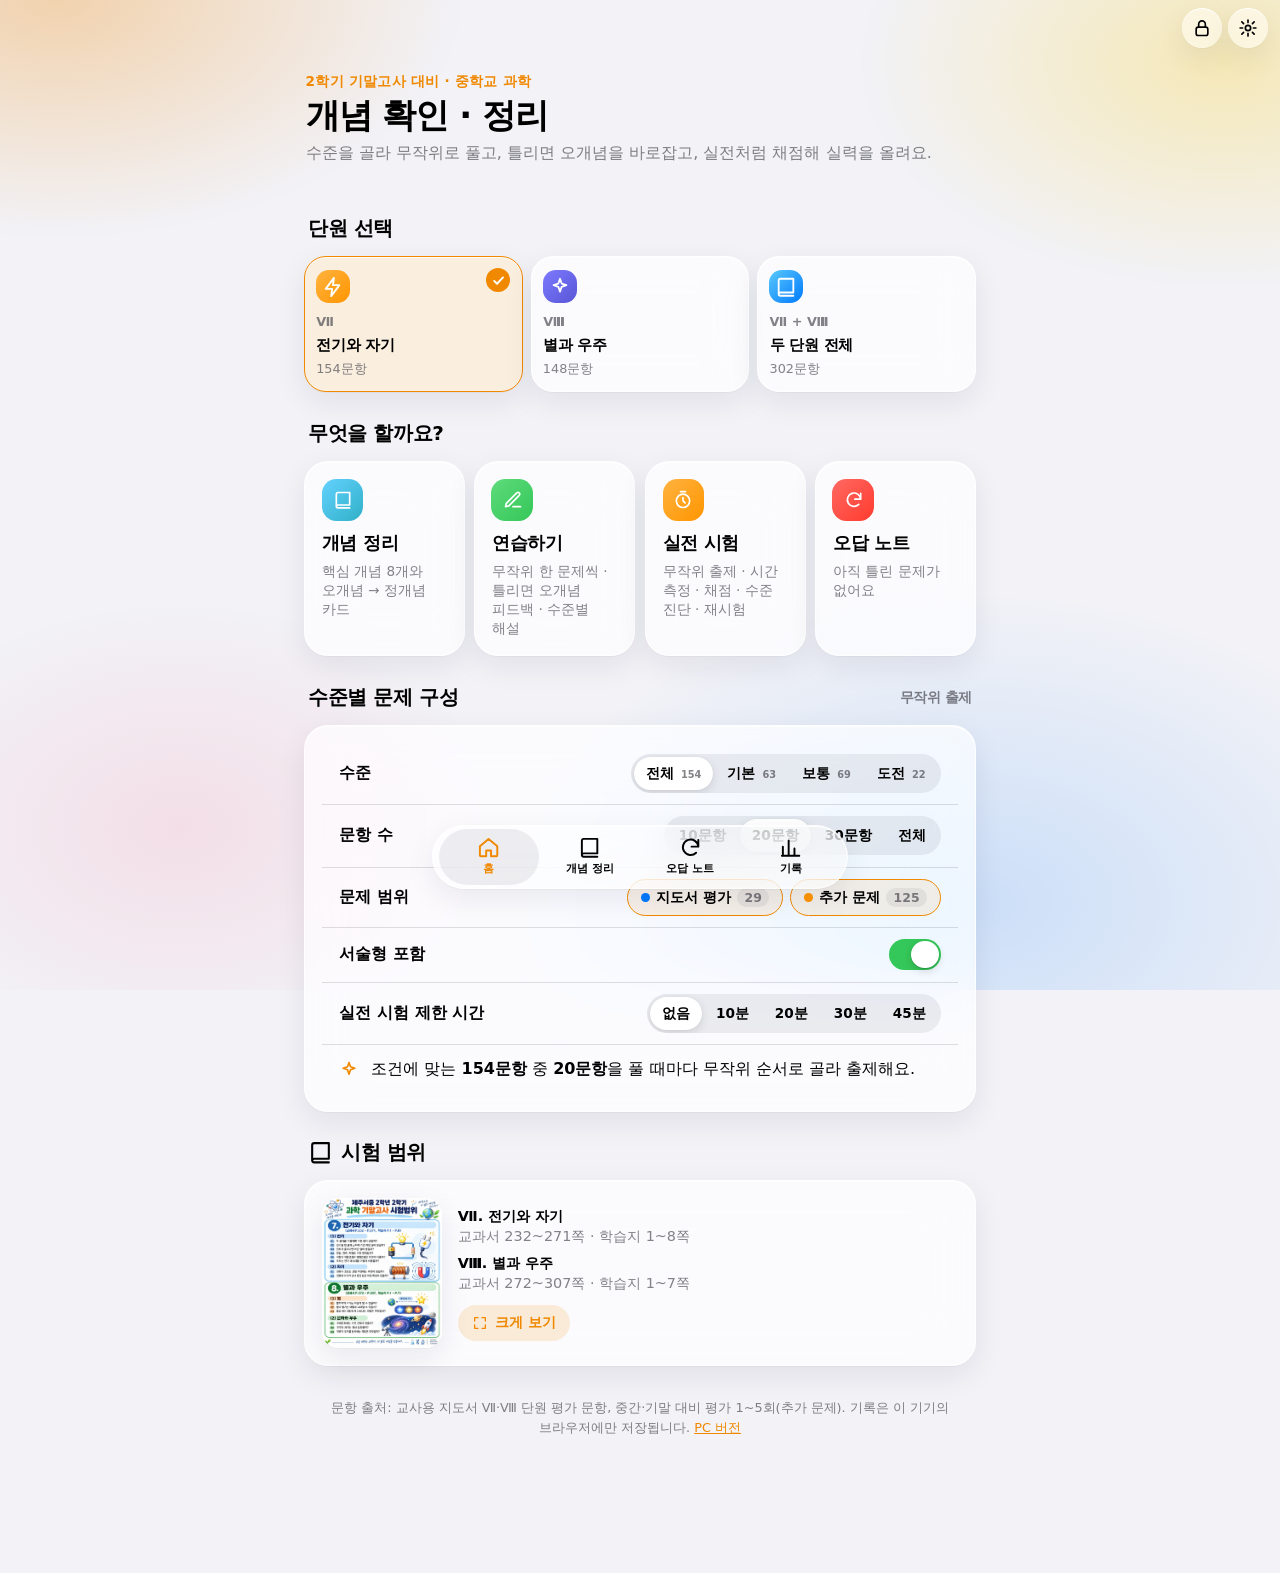
<file: s-aid592vu/mobile.html>
<!DOCTYPE html>
<html lang="ko" data-platform="mobile" data-theme="light" data-unit="u7">
<head>
<meta charset="UTF-8">
<meta name="robots" content="noindex, nofollow">
<meta name="viewport" content="width=device-width, initial-scale=1, viewport-fit=cover">
<meta name="theme-color" content="#F2F2F7">
<meta name="apple-mobile-web-app-capable" content="yes">
<meta name="mobile-web-app-capable" content="yes">
<meta name="apple-mobile-web-app-status-bar-style" content="default">
<meta name="apple-mobile-web-app-title" content="과학 개념 확인">
<meta name="format-detection" content="telephone=no">
<meta name="description" content="중학교 과학 2학기 기말고사 대비 개념 확인 · 정리 (Ⅶ 전기와 자기, Ⅷ 별과 우주) — 모바일용">
<title>기말고사 과학 개념 확인 · 모바일</title>
<link rel="icon" href="icon.svg" type="image/svg+xml">
<link rel="apple-touch-icon" href="icon-180.png">
<link rel="manifest" href="manifest.webmanifest">
<link rel="stylesheet" href="css/base.css">
<link rel="stylesheet" href="css/mobile.css">
</head>
<body>
<div class="bg" aria-hidden="true"></div>
<header id="topbar"></header>
<main id="main" tabindex="-1"></main>
<nav id="bottom" aria-label="하단 메뉴"></nav>
<div id="overlay"></div>
<div id="toast"></div>
<noscript><p style="padding:2rem;text-align:center">이 웹앱은 자바스크립트가 필요합니다. 브라우저 설정을 확인해 주세요.</p></noscript>
<script src="js/figures.js"></script>
<script src="js/data-u7.js"></script>
<script src="js/data-u8.js"></script>
<script src="js/bank-topics.js"></script>
<script src="js/bank-u7.js"></script>
<script src="js/bank-u8.js"></script>
<script src="js/core.js"></script>
<script src="js/range.js"></script>
<script src="js/app.js"></script>
</body>
</html>
</file>
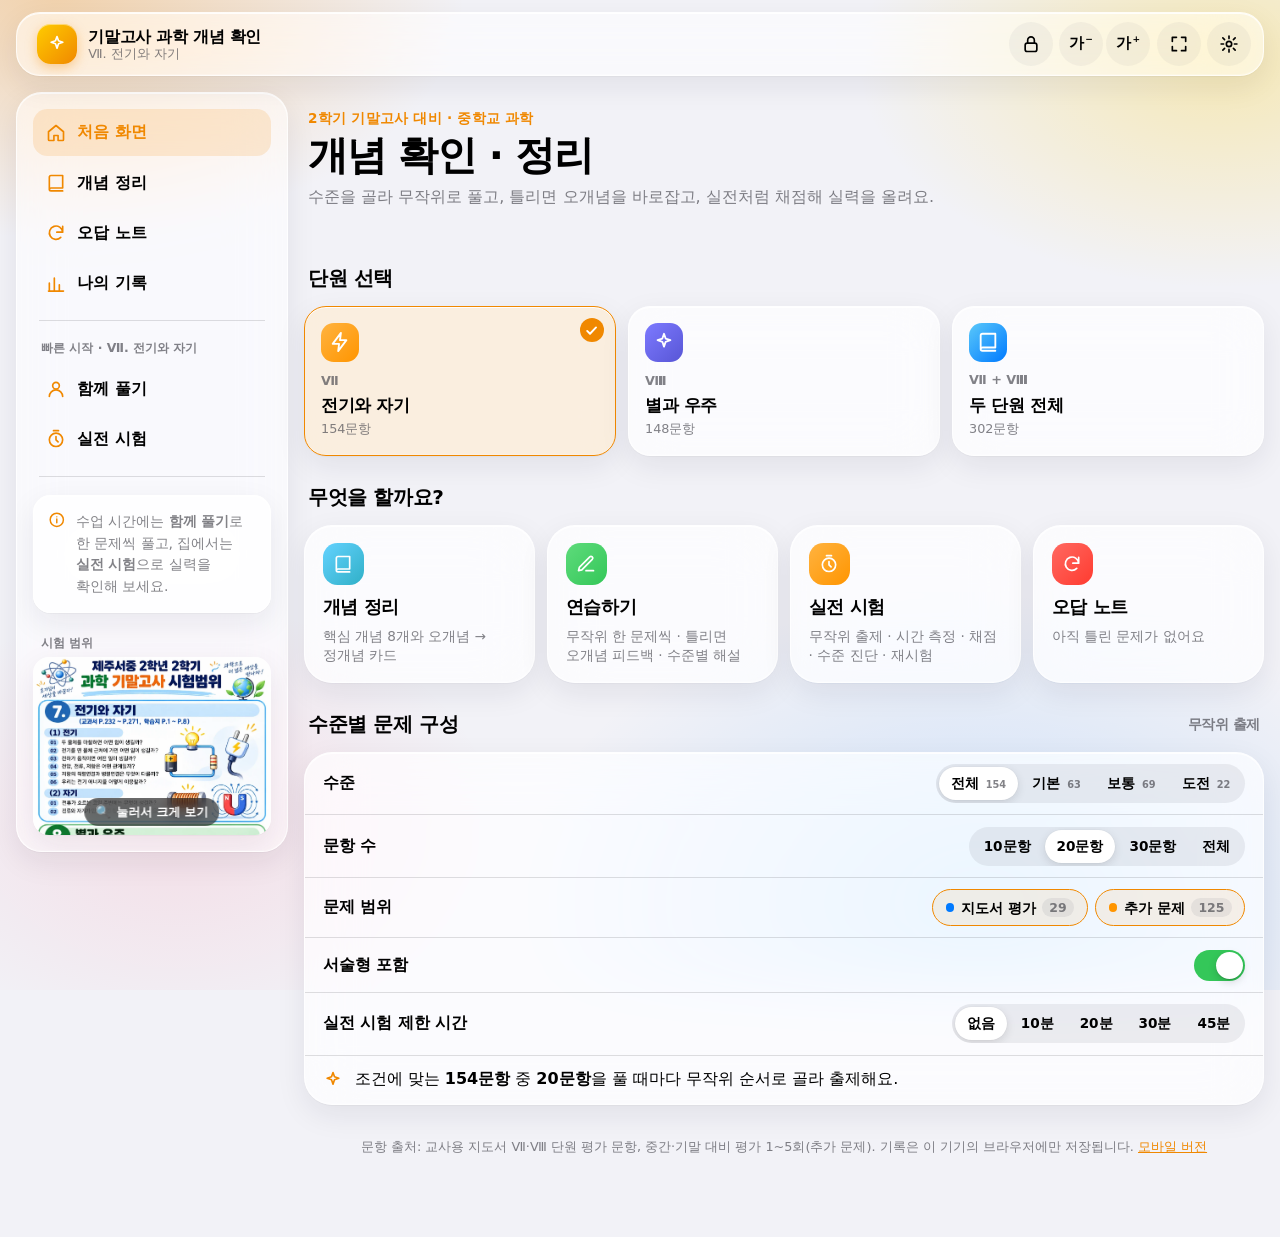
<file: s-aid592vu/pc.html>
<!DOCTYPE html>
<html lang="ko" data-platform="pc" data-theme="light" data-unit="u7">
<head>
<meta charset="UTF-8">
<meta name="robots" content="noindex, nofollow">
<meta name="viewport" content="width=device-width, initial-scale=1">
<meta name="theme-color" content="#F2F2F7">
<meta name="description" content="중학교 과학 2학기 기말고사 대비 개념 확인 · 정리 (Ⅶ 전기와 자기, Ⅷ 별과 우주) — PC·전자칠판용">
<title>기말고사 과학 개념 확인 · PC</title>
<link rel="icon" href="icon.svg" type="image/svg+xml">
<link rel="manifest" href="manifest.webmanifest">
<link rel="stylesheet" href="css/base.css">
<link rel="stylesheet" href="css/pc.css">
</head>
<body>
<div class="bg" aria-hidden="true"></div>
<header id="topbar" class="glass"></header>
<div class="pc-layout">
  <aside id="side" class="glass" aria-label="메뉴와 문항 목록"></aside>
  <main id="main" tabindex="-1"></main>
  <aside id="insp" aria-label="피드백과 해설" aria-live="polite"></aside>
</div>
<div id="overlay"></div>
<div id="toast"></div>
<noscript><p style="padding:2rem;text-align:center">이 웹앱은 자바스크립트가 필요합니다. 브라우저 설정을 확인해 주세요.</p></noscript>
<script src="js/figures.js"></script>
<script src="js/data-u7.js"></script>
<script src="js/data-u8.js"></script>
<script src="js/bank-topics.js"></script>
<script src="js/bank-u7.js"></script>
<script src="js/bank-u8.js"></script>
<script src="js/core.js"></script>
<script src="js/range.js"></script>
<script src="js/app.js"></script>
</body>
</html>
</file>
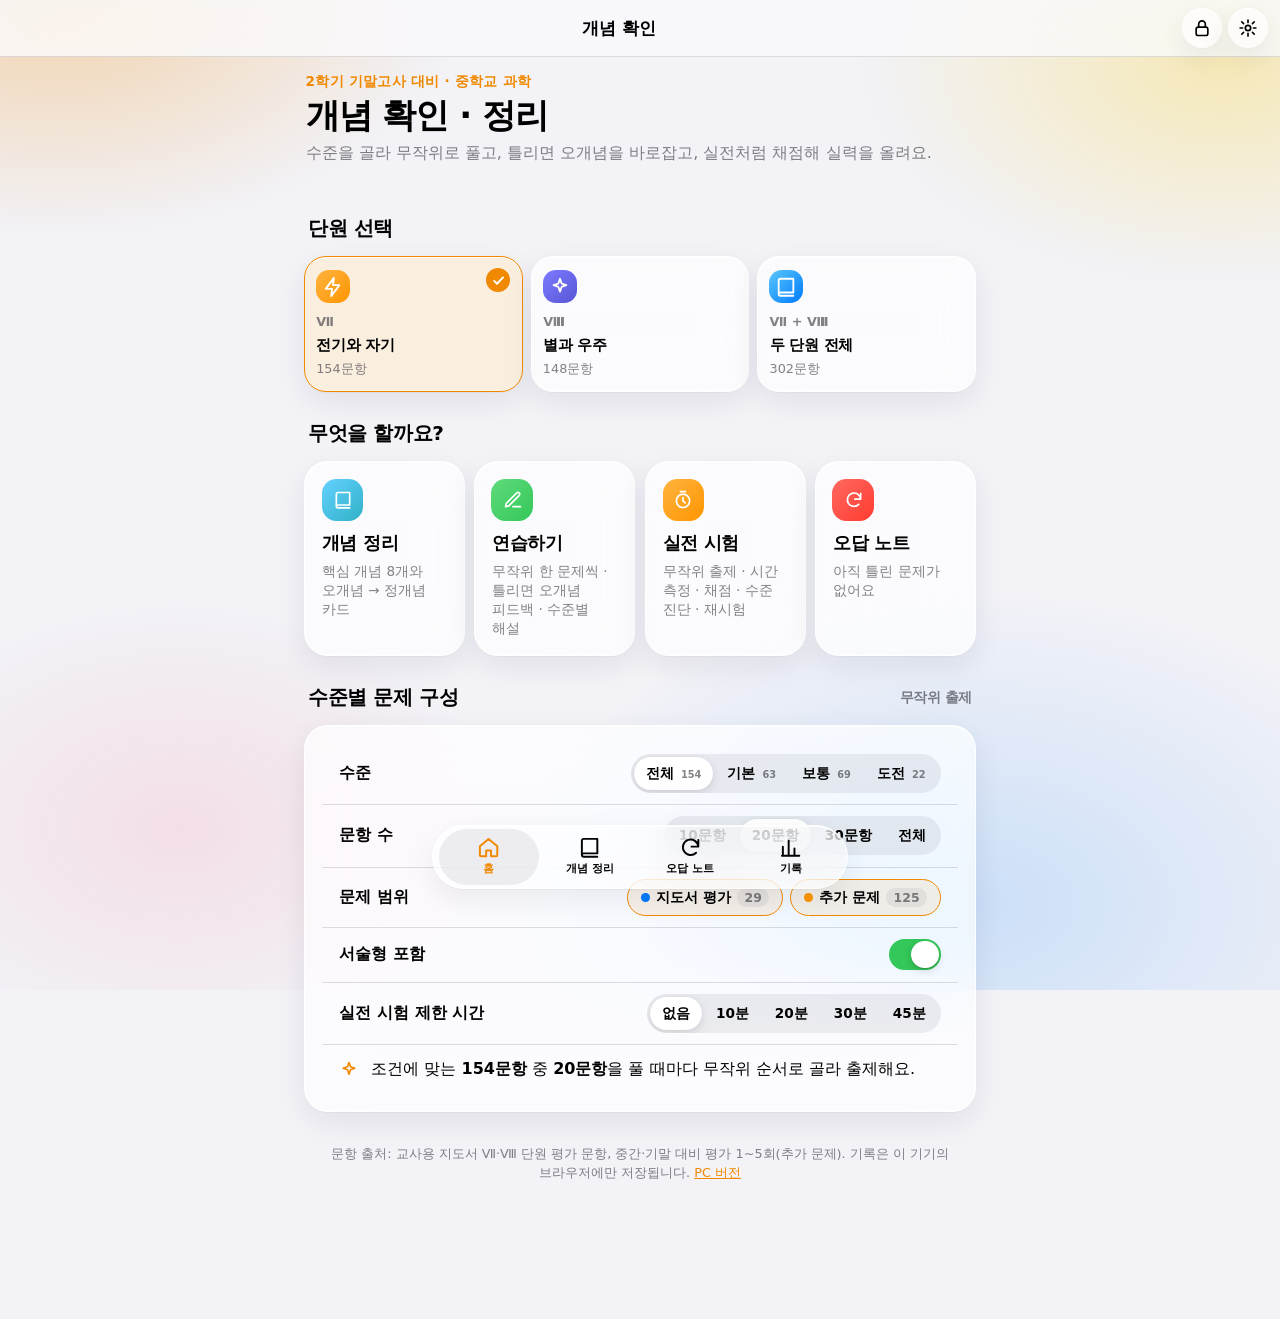
<file: science-final/mobile.html>
<!DOCTYPE html>
<html lang="ko" data-platform="mobile" data-theme="light" data-unit="u7">
<head>
<meta charset="UTF-8">
<meta name="viewport" content="width=device-width, initial-scale=1, viewport-fit=cover">
<meta name="theme-color" content="#F2F2F7">
<meta name="apple-mobile-web-app-capable" content="yes">
<meta name="mobile-web-app-capable" content="yes">
<meta name="apple-mobile-web-app-status-bar-style" content="default">
<meta name="apple-mobile-web-app-title" content="과학 개념 확인">
<meta name="format-detection" content="telephone=no">
<meta name="description" content="중학교 과학 2학기 기말고사 대비 개념 확인 · 정리 (Ⅶ 전기와 자기, Ⅷ 별과 우주) — 모바일용">
<title>기말고사 과학 개념 확인 · 모바일</title>
<link rel="icon" href="icon.svg" type="image/svg+xml">
<link rel="apple-touch-icon" href="icon-180.png">
<link rel="manifest" href="manifest.webmanifest">
<link rel="stylesheet" href="css/base.css">
<link rel="stylesheet" href="css/mobile.css">
</head>
<body>
<div class="bg" aria-hidden="true"></div>
<header id="topbar"></header>
<main id="main" tabindex="-1"></main>
<nav id="bottom" aria-label="하단 메뉴"></nav>
<div id="overlay"></div>
<div id="toast"></div>
<noscript><p style="padding:2rem;text-align:center">이 웹앱은 자바스크립트가 필요합니다. 브라우저 설정을 확인해 주세요.</p></noscript>
<script src="js/figures.js"></script>
<script src="js/data-u7.js"></script>
<script src="js/data-u8.js"></script>
<script src="js/bank-topics.js"></script>
<script src="js/bank-u7.js"></script>
<script src="js/bank-u8.js"></script>
<script src="js/core.js"></script>
<script src="js/app.js"></script>
</body>
</html>
</file>
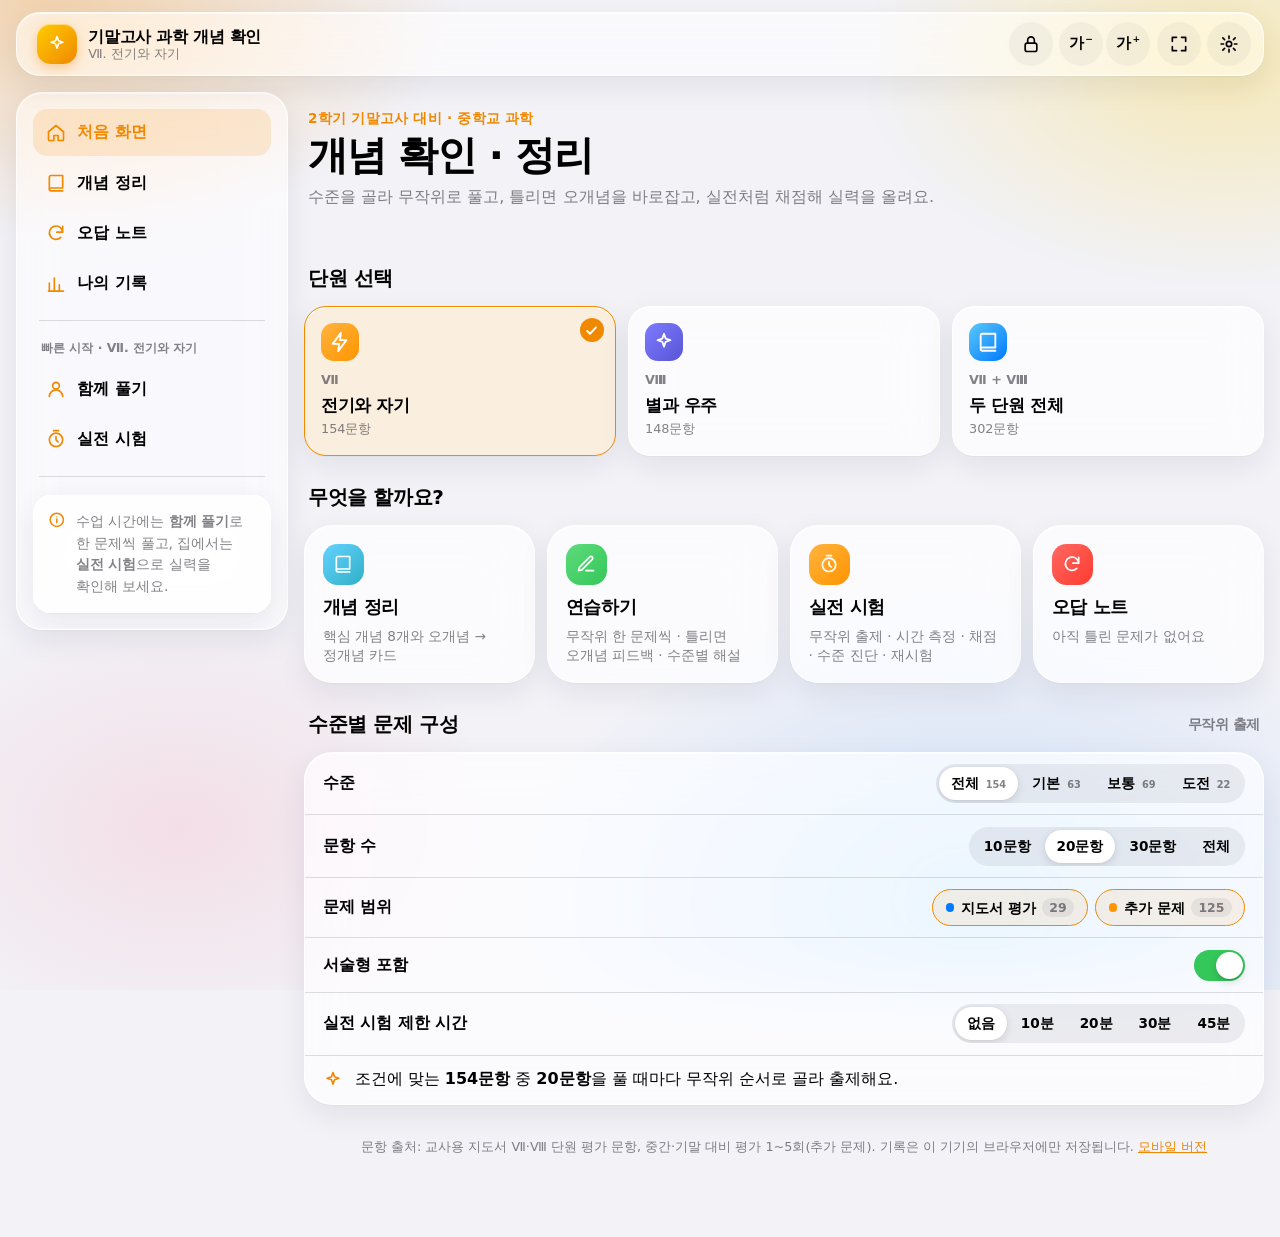
<file: science-final/pc.html>
<!DOCTYPE html>
<html lang="ko" data-platform="pc" data-theme="light" data-unit="u7">
<head>
<meta charset="UTF-8">
<meta name="viewport" content="width=device-width, initial-scale=1">
<meta name="theme-color" content="#F2F2F7">
<meta name="description" content="중학교 과학 2학기 기말고사 대비 개념 확인 · 정리 (Ⅶ 전기와 자기, Ⅷ 별과 우주) — PC·전자칠판용">
<title>기말고사 과학 개념 확인 · PC</title>
<link rel="icon" href="icon.svg" type="image/svg+xml">
<link rel="manifest" href="manifest.webmanifest">
<link rel="stylesheet" href="css/base.css">
<link rel="stylesheet" href="css/pc.css">
</head>
<body>
<div class="bg" aria-hidden="true"></div>
<header id="topbar" class="glass"></header>
<div class="pc-layout">
  <aside id="side" class="glass" aria-label="메뉴와 문항 목록"></aside>
  <main id="main" tabindex="-1"></main>
  <aside id="insp" aria-label="피드백과 해설" aria-live="polite"></aside>
</div>
<div id="overlay"></div>
<div id="toast"></div>
<noscript><p style="padding:2rem;text-align:center">이 웹앱은 자바스크립트가 필요합니다. 브라우저 설정을 확인해 주세요.</p></noscript>
<script src="js/figures.js"></script>
<script src="js/data-u7.js"></script>
<script src="js/data-u8.js"></script>
<script src="js/bank-topics.js"></script>
<script src="js/bank-u7.js"></script>
<script src="js/bank-u8.js"></script>
<script src="js/core.js"></script>
<script src="js/app.js"></script>
</body>
</html>
</file>
<file: s-aid592vu/css/base.css>
/* 공통 디자인 — Apple ‘Liquid Glass’ 디자인 언어(반투명 유리 재질·캡슐 버튼·시스템 색)를 참고한 스타일 */
:root {
  --scale: 1;
  --font: -apple-system, BlinkMacSystemFont, "SF Pro Text", "SF Pro Display", "Apple SD Gothic Neo", "Pretendard Variable", "Pretendard", "Noto Sans KR", "Malgun Gothic", "맑은 고딕", "NanumGothic", system-ui, sans-serif;
  --blue: #007AFF; --green: #34C759; --red: #FF3B30; --orange: #FF9500; --yellow: #FFCC00;
  --indigo: #5856D6; --purple: #AF52DE; --teal: #30B0C7; --pink: #FF2D55; --mint: #00C7BE;
  --label: #000; --label2: rgba(60, 60, 67, .64); --label3: rgba(60, 60, 67, .34);
  --sep: rgba(60, 60, 67, .16);
  --bg: #F2F2F7;
  --solid: #fff;
  --card: rgba(255, 255, 255, .7);
  --glass: rgba(255, 255, 255, .56);
  --glass-hi: rgba(250, 250, 252, .84);
  --glass-border: rgba(255, 255, 255, .72);
  --spec: inset 0 1px 0 rgba(255, 255, 255, .85), inset 0 -1px 0 rgba(255, 255, 255, .2);
  --shadow: 0 1px 1px rgba(0, 0, 0, .03), 0 10px 30px rgba(20, 24, 48, .08);
  --shadow-lg: 0 30px 80px rgba(20, 24, 48, .22);
  --fill: rgba(118, 118, 128, .12); --fill2: rgba(118, 118, 128, .07); --fill3: rgba(118, 118, 128, .2);
  --tint: var(--blue); --tint2: var(--teal);
  --fig-ink: #1c1c1e; --fig-sub: #6c6c70; --fig-paper: #fff; --fig-panel: #f2f2f7;
  --r-xl: 1.75rem; --r-lg: 1.375rem; --r-md: 1rem; --r-sm: .75rem;
  --spring: cubic-bezier(.32, .72, 0, 1);
  --pop: cubic-bezier(.34, 1.56, .64, 1);
  color-scheme: light;
}
html[data-theme="dark"] {
  --blue: #0A84FF; --green: #30D158; --red: #FF453A; --orange: #FF9F0A; --yellow: #FFD60A;
  --indigo: #5E5CE6; --purple: #BF5AF2; --teal: #40C8E0; --pink: #FF375F; --mint: #63E6E2;
  --label: #fff; --label2: rgba(235, 235, 245, .64); --label3: rgba(235, 235, 245, .32);
  --sep: rgba(84, 84, 88, .55);
  --bg: #000;
  --solid: #1C1C1E;
  --card: rgba(30, 30, 33, .66);
  --glass: rgba(44, 44, 48, .5);
  --glass-hi: rgba(36, 36, 40, .86);
  --glass-border: rgba(255, 255, 255, .12);
  --spec: inset 0 1px 0 rgba(255, 255, 255, .16), inset 0 -1px 0 rgba(255, 255, 255, .04);
  --shadow: 0 1px 1px rgba(0, 0, 0, .4), 0 10px 30px rgba(0, 0, 0, .45);
  --shadow-lg: 0 30px 80px rgba(0, 0, 0, .6);
  --fill: rgba(118, 118, 128, .24); --fill2: rgba(118, 118, 128, .14); --fill3: rgba(118, 118, 128, .34);
  --fig-ink: #f2f2f7; --fig-sub: #a1a1a8; --fig-paper: #1c1c1e; --fig-panel: #2c2c2e;
  color-scheme: dark;
}
html[data-unit="u7"] { --tint: var(--orange); --tint2: var(--yellow); }
html[data-unit="u8"] { --tint: var(--indigo); --tint2: var(--purple); }
html[data-unit="all"] { --tint: var(--blue); --tint2: var(--teal); }
html[data-theme="light"][data-unit="u7"] { --tint: #F08800; }

* { box-sizing: border-box; -webkit-tap-highlight-color: transparent; }
html { font-size: calc(16px * var(--scale)); -webkit-text-size-adjust: 100%; text-size-adjust: 100%; }
body {
  margin: 0; font-family: var(--font); color: var(--label); background: var(--bg);
  line-height: 1.55; word-break: keep-all; overflow-wrap: anywhere;
  -webkit-font-smoothing: antialiased; min-height: 100vh;
}
button, input, textarea, select { font: inherit; color: inherit; }
button { cursor: pointer; }
a { color: var(--tint); }
:focus-visible { outline: 3px solid color-mix(in srgb, var(--tint) 70%, transparent); outline-offset: 2px; border-radius: 10px; }
#main:focus { outline: none; }
.muted { color: var(--label2); }
.small { font-size: .85rem; }
.center { text-align: center; }
.c-green { color: var(--green); } .c-orange { color: var(--orange); } .c-red { color: var(--red); } .c-teal { color: var(--teal); }
.w100 { width: 100%; }
.spacer { flex: 1; }
[hidden] { display: none !important; }

/* 배경: 단원 색이 은은히 비치는 메시 그라데이션 */
.bg {
  position: fixed; inset: -10%; z-index: -1; pointer-events: none;
  background:
    radial-gradient(38% 32% at 12% 8%, color-mix(in srgb, var(--tint) 30%, transparent), transparent 70%),
    radial-gradient(34% 30% at 88% 14%, color-mix(in srgb, var(--tint2) 26%, transparent), transparent 70%),
    radial-gradient(42% 40% at 72% 92%, color-mix(in srgb, var(--blue) 16%, transparent), transparent 72%),
    radial-gradient(30% 30% at 20% 85%, color-mix(in srgb, var(--pink) 10%, transparent), transparent 70%),
    var(--bg);
  animation: drift 40s ease-in-out infinite alternate;
}
html[data-theme="dark"] .bg { opacity: .9; }
@keyframes drift { from { transform: translate3d(0, 0, 0) scale(1); } to { transform: translate3d(-2%, 1.5%, 0) scale(1.04); } }

/* 아이콘 */
.ic { width: 1.25em; height: 1.25em; flex: none; stroke: currentColor; fill: none; stroke-width: 2; stroke-linecap: round; stroke-linejoin: round; vertical-align: -.22em; }
.ic.ok { color: var(--green); } .ic.bad { color: var(--red); }

/* 유리 재질 */
.glass, .card, .glass-strong {
  -webkit-backdrop-filter: blur(28px) saturate(185%); backdrop-filter: blur(28px) saturate(185%);
}
.glass { background: var(--glass); border: 1px solid var(--glass-border); box-shadow: var(--spec), var(--shadow); }
.glass-strong { background: var(--glass-hi); border: 1px solid var(--glass-border); box-shadow: var(--spec), var(--shadow-lg); }
.card {
  background: var(--card); border: 1px solid var(--glass-border); border-radius: var(--r-xl);
  box-shadow: var(--spec), var(--shadow); padding: 1.25rem;
}
@supports not ((backdrop-filter: blur(1px)) or (-webkit-backdrop-filter: blur(1px))) {
  .glass, .card { background: var(--solid); }
  .glass-strong { background: var(--solid); }
}

/* 버튼 */
.btn {
  display: inline-flex; align-items: center; justify-content: center; gap: .45rem;
  min-height: 2.75rem; padding: 0 1.15rem; border-radius: 999px; border: 0;
  font-weight: 650; font-size: 1rem; letter-spacing: -.01em; white-space: nowrap;
  transition: transform .35s var(--pop), background-color .2s, box-shadow .2s, opacity .2s;
  text-decoration: none;
}
.btn:active:not(:disabled) { transform: scale(.95); }
.btn:disabled { opacity: .4; cursor: default; }
.btn-lg { min-height: 3.25rem; font-size: 1.06rem; padding: 0 1.5rem; }
.btn-sm { min-height: 2.25rem; font-size: .9rem; padding: 0 .9rem; }
.btn-primary {
  color: #fff;
  background: linear-gradient(180deg, rgba(255, 255, 255, .3), rgba(255, 255, 255, 0) 55%), var(--tint);
  box-shadow: inset 0 1px 0 rgba(255, 255, 255, .5), inset 0 -1px 0 rgba(0, 0, 0, .08), 0 6px 18px color-mix(in srgb, var(--tint) 36%, transparent);
}
.btn-danger { color: #fff; background: linear-gradient(180deg, rgba(255, 255, 255, .25), rgba(255, 255, 255, 0) 55%), var(--red); box-shadow: inset 0 1px 0 rgba(255, 255, 255, .45), 0 6px 18px color-mix(in srgb, var(--red) 32%, transparent); }
.btn-glass {
  background: var(--glass); color: var(--label); border: 1px solid var(--glass-border);
  box-shadow: var(--spec), 0 2px 10px rgba(0, 0, 0, .06);
  -webkit-backdrop-filter: blur(24px) saturate(180%); backdrop-filter: blur(24px) saturate(180%);
}
.btn-glass.on { color: var(--tint); background: color-mix(in srgb, var(--tint) 14%, var(--glass)); }
.btn-tinted { background: color-mix(in srgb, var(--tint) 15%, transparent); color: var(--tint); }
.btn-plain { background: transparent; color: var(--tint); padding: 0 .4rem; min-height: 2rem; }
.btn.grow { flex: 1; }
.icon-btn {
  width: 2.75rem; height: 2.75rem; border-radius: 50%; border: 0; display: inline-grid; place-items: center;
  background: var(--fill2); color: var(--label); transition: transform .35s var(--pop), background .2s; flex: none;
}
.icon-btn.glass { background: var(--glass); }
.icon-btn:active { transform: scale(.9); }
.icon-btn sup { font-size: .6em; margin-left: 1px; }
.link { background: none; border: 0; color: var(--tint); font-weight: 600; padding: 0; font-size: .9rem; display: inline-flex; align-items: center; gap: .15rem; }
.pill { display: inline-flex; align-items: center; gap: .35rem; height: 2.25rem; padding: 0 .85rem; border-radius: 999px; border: 0; font-weight: 700; font-size: .9rem; }
.pill.teacher { background: linear-gradient(180deg, rgba(255, 255, 255, .28), transparent 60%), var(--purple); color: #fff; box-shadow: inset 0 1px 0 rgba(255, 255, 255, .4), 0 4px 12px color-mix(in srgb, var(--purple) 35%, transparent); }
.btn-row { display: flex; flex-wrap: wrap; gap: .6rem; margin: 1rem 0; }
.btn-row.center { justify-content: center; }
.btn-col { display: flex; flex-direction: column; gap: .6rem; margin-top: 1.2rem; }

/* 세그먼트 컨트롤 */
.seg { display: inline-flex; padding: 3px; gap: 2px; background: var(--fill); border-radius: 999px; max-width: 100%; overflow-x: auto; scrollbar-width: none; }
.seg::-webkit-scrollbar { display: none; }
.seg button {
  border: 0; background: transparent; padding: .5rem .95rem; border-radius: 999px; font-weight: 600; font-size: .92rem;
  color: var(--label); white-space: nowrap; transition: background .25s, box-shadow .25s, color .2s;
}
.seg button[aria-pressed="true"] { background: var(--solid); box-shadow: 0 3px 10px rgba(0, 0, 0, .12), 0 0 0 .5px rgba(0, 0, 0, .04); }
html[data-theme="dark"] .seg button[aria-pressed="true"] { background: #636366; }
.seg-sm button { padding: .38rem .75rem; font-size: .85rem; }

/* 스위치 */
.switch { position: relative; width: 3.2rem; height: 1.95rem; flex: none; }
.switch input { position: absolute; opacity: 0; width: 100%; height: 100%; margin: 0; cursor: pointer; z-index: 1; }
.switch span { position: absolute; inset: 0; border-radius: 999px; background: var(--fill3); transition: background .25s; }
.switch span::after { content: ""; position: absolute; top: 2px; left: 2px; width: calc(1.95rem - 4px); height: calc(1.95rem - 4px); border-radius: 50%; background: #fff; box-shadow: 0 3px 8px rgba(0, 0, 0, .15), 0 1px 1px rgba(0, 0, 0, .16); transition: transform .35s var(--pop); }
.switch input:checked + span { background: var(--green); }
.switch input:checked + span::after { transform: translateX(1.25rem); }
.switch input:focus-visible + span { outline: 3px solid color-mix(in srgb, var(--tint) 60%, transparent); outline-offset: 2px; }

/* 목록(설정 앱 스타일) */
.list { padding: 0; overflow: hidden; }
.list .row {
  display: flex; align-items: center; gap: .75rem; min-height: 3.1rem; padding: .7rem 1.1rem; width: 100%;
  background: transparent; border: 0; text-align: left; color: var(--label); text-decoration: none; font-size: 1rem;
}
.list .row + .row { border-top: .5px solid var(--sep); }
.list button.row:active, .list a.row:active { background: var(--fill2); }
.list .row.wrap { flex-wrap: wrap; justify-content: space-between; }
.list .row.danger { color: var(--red); }
.row-label { font-weight: 600; flex: 1; min-width: 8rem; }
.list + .list { margin-top: 1rem; }

/* 배지·칩 */
.badge { display: inline-flex; align-items: center; height: 1.6rem; padding: 0 .6rem; border-radius: 999px; font-size: .78rem; font-weight: 700; color: #fff; white-space: nowrap; }
.badge.set-basic, .dot.set-basic { background: var(--green); }
.badge.set-achieve, .dot.set-achieve { background: var(--blue); }
.badge.set-essay, .dot.set-essay { background: var(--purple); }
.concept-chip { font-size: .8rem; font-weight: 600; color: var(--tint); background: color-mix(in srgb, var(--tint) 13%, transparent); padding: .2rem .6rem; border-radius: 999px; }
.lvl { display: inline-flex; gap: 3px; }
.lvl i { width: .45rem; height: .45rem; border-radius: 50%; background: var(--fill3); }
.lvl i.on { background: var(--tint); }
.chip-btn { display: inline-flex; align-items: center; gap: .3rem; border: 0; border-radius: 999px; padding: .35rem .75rem; background: var(--fill); font-size: .82rem; font-weight: 600; }
.chip-btn.on { background: color-mix(in srgb, var(--orange) 20%, transparent); color: var(--orange); }
.count { display: inline-grid; place-items: center; min-width: 1.4rem; height: 1.4rem; padding: 0 .35rem; border-radius: 999px; background: var(--red); color: #fff; font-size: .75rem; font-weight: 800; }

/* 제목 */
.hero { padding: .5rem .25rem 1rem; }
.hero.compact { padding-bottom: .5rem; }
.eyebrow { margin: 0; font-size: .85rem; font-weight: 700; color: var(--tint); letter-spacing: .02em; }
.large-title { font-size: 2.125rem; line-height: 1.15; font-weight: 800; letter-spacing: -.03em; margin: .2rem 0 .4rem; }
.sub { margin: 0 0 .75rem; color: var(--label2); font-size: 1rem; }
.sec-title { font-size: 1.25rem; font-weight: 750; letter-spacing: -.02em; margin: 1.6rem .25rem .75rem; display: flex; align-items: center; gap: .5rem; flex-wrap: wrap; }
.sec-title .muted, .sec-title .link { font-size: .85rem; font-weight: 600; margin-left: auto; }
.unit-h { font-size: 1.5rem; }
.block { margin-bottom: .5rem; }

/* 처음 화면 */
.resume { display: flex; align-items: center; gap: .9rem; width: 100%; text-align: left; border: 1px solid var(--glass-border); cursor: pointer; padding: 1rem 1.15rem; }
.resume-ic { width: 2.6rem; height: 2.6rem; border-radius: 50%; display: grid; place-items: center; background: var(--tint); color: #fff; flex: none; }
.resume-t { flex: 1; display: flex; flex-direction: column; }
.resume-t small { color: var(--label2); }
.unit-cards { display: grid; grid-template-columns: repeat(3, minmax(0, 1fr)); gap: .75rem; }
.unit-card {
  position: relative; display: flex; flex-direction: column; align-items: flex-start; gap: .1rem; text-align: left;
  padding: 1rem; border-radius: var(--r-lg); border: 1.5px solid var(--glass-border); background: var(--card);
  -webkit-backdrop-filter: blur(24px) saturate(180%); backdrop-filter: blur(24px) saturate(180%);
  box-shadow: var(--spec), var(--shadow); transition: transform .35s var(--pop), border-color .2s, background .2s;
}
.unit-card:active { transform: scale(.97); }
.unit-card.on { border-color: var(--tint); background: color-mix(in srgb, var(--tint) 12%, var(--card)); }
.uc-ic { width: 2.4rem; height: 2.4rem; border-radius: .8rem; display: grid; place-items: center; color: #fff; margin-bottom: .45rem; font-size: 1.1rem; }
.uc-u7 .uc-ic { background: linear-gradient(135deg, #FFB340, #FF9500); }
.uc-u8 .uc-ic { background: linear-gradient(135deg, #7D7AFF, #5856D6); }
.uc-all .uc-ic { background: linear-gradient(135deg, #5AC8FA, #007AFF); }
.uc-code { font-size: .8rem; font-weight: 800; color: var(--label2); }
.uc-title { font-size: 1.05rem; font-weight: 750; letter-spacing: -.02em; }
.uc-n { font-size: .8rem; color: var(--label2); }
.uc-check { position: absolute; top: .7rem; right: .7rem; width: 1.5rem; height: 1.5rem; border-radius: 50%; background: var(--tint); color: #fff; display: grid; place-items: center; }
.uc-check .ic { width: .95rem; height: .95rem; stroke-width: 3; }
.mode-grid { display: grid; grid-template-columns: repeat(2, minmax(0, 1fr)); gap: .75rem; }
.mode-card { display: flex; flex-direction: column; align-items: flex-start; gap: .3rem; text-align: left; cursor: pointer; transition: transform .35s var(--pop); padding: 1.1rem; }
.mode-card:active { transform: scale(.97); }
.mode-card b { font-size: 1.1rem; letter-spacing: -.02em; display: flex; align-items: center; gap: .4rem; }
.mode-card small { color: var(--label2); font-size: .85rem; line-height: 1.4; }
.mc-ic { width: 2.6rem; height: 2.6rem; border-radius: .9rem; display: grid; place-items: center; margin-bottom: .3rem; color: #fff; }
.mc-ic.c-teal { background: linear-gradient(135deg, #64D2FF, #30B0C7); color: #fff; }
.mc-ic.c-green { background: linear-gradient(135deg, #5EDB7B, #34C759); color: #fff; }
.mc-ic.c-orange { background: linear-gradient(135deg, #FFB340, #FF9500); color: #fff; }
.mc-ic.c-red { background: linear-gradient(135deg, #FF6961, #FF3B30); color: #fff; }
.set-toggles { display: flex; flex-wrap: wrap; gap: .45rem; }
.set-toggle { display: inline-flex; align-items: center; gap: .4rem; border: 1.5px solid var(--sep); background: transparent; border-radius: 999px; padding: .4rem .8rem; font-weight: 600; font-size: .9rem; color: var(--label2); transition: all .2s; }
.set-toggle b { font-size: .78rem; color: var(--label2); background: var(--fill); border-radius: 999px; padding: 0 .45rem; }
.set-toggle.on { border-color: var(--tint); color: var(--label); background: color-mix(in srgb, var(--tint) 9%, transparent); }
.set-toggle .dot { width: .55rem; height: .55rem; border-radius: 50%; opacity: .35; }
.set-toggle.on .dot { opacity: 1; }
.foot-note { color: var(--label2); font-size: .8rem; text-align: center; margin: 2rem 1rem 1rem; }

/* 통계 */
.stat-row { display: grid; grid-template-columns: repeat(auto-fit, minmax(6rem, 1fr)); gap: .75rem; margin: 1rem 0; }
.stat { display: flex; flex-direction: column; align-items: center; justify-content: center; padding: 1rem .5rem; text-align: center; }
.stat b { font-size: 1.6rem; font-weight: 800; letter-spacing: -.03em; font-variant-numeric: tabular-nums; }
.stat b small { font-size: .9rem; color: var(--label2); font-weight: 600; }
.stat span { font-size: .82rem; color: var(--label2); }
.empty { text-align: center; padding: 2rem 1rem; color: var(--label2); }
.empty .ic { width: 2.5rem; height: 2.5rem; color: var(--tint); }

/* 기록 그래프 */
.hchart { display: flex; align-items: flex-end; gap: 0; height: 10rem; padding: 1rem .5rem .6rem; }
.hbar { display: flex; flex-direction: column; align-items: center; gap: .25rem; height: 100%; }
.hbar-v { font-size: .75rem; font-weight: 700; color: var(--label2); font-variant-numeric: tabular-nums; }
.hbar-track { flex: 1; width: 52%; max-width: 2.4rem; background: var(--fill2); border-radius: .6rem; display: flex; align-items: flex-end; overflow: hidden; }
.hbar-track i { display: block; width: 100%; border-radius: .6rem; animation: grow .8s var(--spring) both; }
@keyframes grow { from { transform: scaleY(0); transform-origin: bottom; } to { transform: scaleY(1); transform-origin: bottom; } }
.hbar-l { font-size: .72rem; font-weight: 700; color: var(--label2); }
.grade-dot { width: 2.3rem; height: 2.3rem; border-radius: 50%; display: grid; place-items: center; color: #fff; font-weight: 800; flex: none; }
.wr-t { flex: 1; display: flex; flex-direction: column; min-width: 0; }
.wr-t small { color: var(--label2); font-size: .8rem; overflow: hidden; text-overflow: ellipsis; white-space: nowrap; }
.wr-n { font-size: .8rem; color: var(--red); font-weight: 700; }

/* 개념 정리 */
.notes-grid { display: grid; grid-template-columns: repeat(auto-fill, minmax(22rem, 1fr)); gap: 1rem; }
.note header { display: flex; align-items: center; gap: .6rem; margin-bottom: .4rem; }
.note h3 { margin: 0; font-size: 1.15rem; letter-spacing: -.02em; }
.note-no { width: 1.9rem; height: 1.9rem; border-radius: .65rem; display: grid; place-items: center; background: var(--tint); color: #fff; font-weight: 800; font-size: .9rem; flex: none; }
.note-points { margin: .4rem 0 .8rem; padding-left: 1.15rem; }
.note-points li { margin: .35rem 0; }
.note-points li::marker { color: var(--tint); }
.misfix { background: var(--fill2); border-radius: var(--r-md); padding: .75rem .9rem; margin-bottom: .8rem; }
.mf-title { font-size: .8rem; font-weight: 800; color: var(--label2); margin-bottom: .3rem; }
.mf-row { display: flex; flex-direction: column; gap: .1rem; padding: .35rem 0; font-size: .92rem; }
.mf-row + .mf-row { border-top: .5px solid var(--sep); }
.mf-x { color: var(--label2); text-decoration: line-through; text-decoration-color: color-mix(in srgb, var(--red) 60%, transparent); }
.mf-o { font-weight: 650; }

/* 문제 카드 */
.quiz { display: flex; flex-direction: column; gap: 1rem; }
.qcard { position: relative; padding: 1.4rem 1.5rem 1.5rem; }
.qcard.plain { background: none; border: 0; box-shadow: none; padding: 0; backdrop-filter: none; -webkit-backdrop-filter: none; }
.q-meta { display: flex; align-items: center; flex-wrap: wrap; gap: .5rem; margin-bottom: .9rem; }
.q-code { font-size: .82rem; font-weight: 700; color: var(--label2); }
.q-stem { display: flex; gap: .7rem; font-size: 1.22rem; line-height: 1.55; font-weight: 650; letter-spacing: -.015em; margin: 0 0 1rem; }
.q-num { flex: none; min-width: 2rem; height: 2rem; border-radius: .7rem; display: grid; place-items: center; background: var(--tint); color: #fff; font-size: 1rem; font-weight: 800; margin-top: .05rem; }
.q-stem u { text-decoration-thickness: 2px; text-underline-offset: 3px; text-decoration-color: var(--red); }
.q-box { border: 1.5px solid color-mix(in srgb, var(--tint) 45%, transparent); background: color-mix(in srgb, var(--tint) 6%, transparent); border-radius: var(--r-md); padding: .85rem 1rem; margin: 0 0 1rem; font-size: 1.02rem; }
.q-fig { background: var(--fig-paper); border-radius: 1.1rem; padding: .75rem; margin: 0 0 1rem; border: .5px solid var(--sep); }
.q-fig.dark { background: #04050b; padding: 0; overflow: hidden; }
.q-fig.small { margin-top: 1rem; }
.fig-svg { display: block; width: 100%; max-width: 34rem; height: auto; margin: 0 auto; }
.fig-svg .ft { font-family: var(--font); }
.fig-svg.fig-dark { max-width: none; }
.astro-row { display: flex; gap: .6rem; justify-content: center; flex-wrap: wrap; }
.astro-item { margin: 0; flex: 1 1 8rem; max-width: 14rem; }
.astro-img { border-radius: .8rem; overflow: hidden; line-height: 0; }
.astro-img .fig-svg { max-width: none; }
.astro-item figcaption { text-align: center; font-size: .9rem; font-weight: 700; margin-top: .35rem; color: var(--fig-ink); }
.q-table-wrap { overflow-x: auto; margin: 0 0 1rem; }
.q-table { width: 100%; border-collapse: separate; border-spacing: 0; border-radius: var(--r-md); overflow: hidden; font-size: .98rem; background: var(--solid); border: .5px solid var(--sep); }
.q-table th, .q-table td { padding: .6rem .7rem; text-align: center; border-bottom: .5px solid var(--sep); }
.q-table tr:last-child th, .q-table tr:last-child td { border-bottom: 0; }
.q-table thead th { background: color-mix(in srgb, var(--tint) 18%, var(--solid)); font-weight: 750; }
.q-table tbody th { background: var(--fill2); font-weight: 650; }
.q-bogi, .q-conds { position: relative; border: 1.5px solid var(--sep); border-radius: var(--r-md); padding: 1.1rem 1rem .8rem; margin: .4rem 0 1rem; background: var(--fill2); }
.bogi-tag { position: absolute; top: -.75rem; left: .9rem; background: var(--tint); color: #fff; font-size: .75rem; font-weight: 800; padding: .1rem .6rem; border-radius: 999px; }
.bogi-line { display: flex; gap: .4rem; margin: .25rem 0; font-size: 1.02rem; }
.bogi-line b { flex: none; }
.q-conds ul { margin: 0; padding-left: 1.1rem; }
.bogi-help { margin: 0 0 .5rem; font-size: .85rem; color: var(--label2); }
.frac { display: inline-flex; flex-direction: column; vertical-align: middle; text-align: center; font-size: .88em; line-height: 1.15; margin: 0 .12em; }
.frac > span:first-child { border-bottom: 1.5px solid currentColor; padding: 0 .2em; }
.frac > span:last-child { padding: 0 .2em; }

/* 선택지 */
.options { display: flex; flex-direction: column; gap: .6rem; }
.options.has-fig { display: grid; grid-template-columns: repeat(auto-fill, minmax(9.5rem, 1fr)); }
.opt {
  position: relative; display: flex; align-items: center; gap: .8rem; width: 100%; text-align: left;
  padding: .85rem 1rem; border-radius: var(--r-md); border: 1.5px solid var(--sep);
  background: var(--solid); font-size: 1.05rem; line-height: 1.45;
  transition: transform .3s var(--pop), border-color .2s, background .2s, box-shadow .2s, opacity .2s;
}
.opt:hover:not(:disabled) { border-color: color-mix(in srgb, var(--tint) 50%, var(--sep)); }
.opt:active:not(:disabled) { transform: scale(.985); }
.opt .num { flex: none; width: 1.9rem; height: 1.9rem; border-radius: 50%; display: grid; place-items: center; background: var(--fill); font-weight: 750; font-size: 1rem; transition: background .2s, color .2s; }
.opt-text { flex: 1; }
.opt[aria-pressed="true"] { border-color: var(--tint); background: color-mix(in srgb, var(--tint) 10%, var(--solid)); box-shadow: 0 0 0 3px color-mix(in srgb, var(--tint) 16%, transparent); }
.opt[aria-pressed="true"] .num { background: var(--tint); color: #fff; }
.options.has-fig .opt { flex-direction: column; align-items: stretch; padding: .6rem; }
.opt-fig { display: block; }
.opt-fig .fig-svg { max-width: 11rem; }
.opt:disabled { cursor: default; }
.opt.is-correct { border-color: var(--green); background: color-mix(in srgb, var(--green) 12%, var(--solid)); }
.opt.is-correct .num { background: var(--green); color: #fff; }
.opt.is-wrong { border-color: var(--red); background: color-mix(in srgb, var(--red) 10%, var(--solid)); }
.opt.is-wrong .num { background: var(--red); color: #fff; }
.opt.dim { opacity: .55; }
.opt.was-wrong { border-style: dashed; border-color: color-mix(in srgb, var(--red) 55%, transparent); }
.opt.was-wrong .num { background: color-mix(in srgb, var(--red) 18%, transparent); color: var(--red); }
.opt-note { flex: none; font-size: .72rem; font-weight: 700; color: var(--red); background: color-mix(in srgb, var(--red) 12%, transparent); padding: .15rem .45rem; border-radius: 999px; }
.opt-mark { flex: none; width: 1.7rem; height: 1.7rem; border-radius: 50%; display: grid; place-items: center; color: #fff; }
.opt-mark.ok { background: var(--green); } .opt-mark.bad { background: var(--red); }
.opt-mark .ic { width: 1rem; height: 1rem; stroke-width: 3; }
.options.has-fig .opt-mark, .options.has-fig .opt-note { position: absolute; top: .5rem; right: .5rem; }

/* 보기 고르기(있는 대로) */
.q-bogi.interactive { background: transparent; padding-top: 1.2rem; }
.bogi-item { display: flex; align-items: center; gap: .7rem; width: 100%; text-align: left; padding: .75rem .85rem; border-radius: var(--r-sm); border: 1.5px solid var(--sep); background: var(--solid); margin-top: .5rem; font-size: 1.02rem; transition: border-color .2s, background .2s, transform .3s var(--pop); }
.bogi-item:active:not(:disabled) { transform: scale(.985); }
.bogi-item .cbox { width: 1.55rem; height: 1.55rem; border-radius: .45rem; border: 2px solid var(--label3); display: grid; place-items: center; flex: none; color: transparent; transition: all .2s; }
.bogi-item .cbox .ic { width: 1rem; height: 1rem; stroke-width: 3.2; }
.bogi-item.on { border-color: var(--tint); background: color-mix(in srgb, var(--tint) 9%, var(--solid)); }
.bogi-item.on .cbox { background: var(--tint); border-color: var(--tint); color: #fff; }
.bogi-item .bk { font-weight: 800; flex: none; }
.bogi-item .bt { flex: 1; }
.bogi-item .ox { flex: none; }
.bogi-item.truth { border-color: color-mix(in srgb, var(--green) 60%, transparent); }
.bogi-item.false.on { border-color: var(--red); background: color-mix(in srgb, var(--red) 9%, var(--solid)); }
.bogi-item.miss { box-shadow: 0 0 0 3px color-mix(in srgb, var(--orange) 30%, transparent); }

/* 빈칸 고르기 */
.slots { display: flex; flex-direction: column; gap: .8rem; }
.slot { padding: .8rem .9rem; border-radius: var(--r-md); background: var(--fill2); border: 1.5px solid transparent; }
.slot.ok { border-color: color-mix(in srgb, var(--green) 55%, transparent); }
.slot.bad { border-color: color-mix(in srgb, var(--red) 55%, transparent); }
.slot-label { font-weight: 700; margin-bottom: .5rem; display: flex; align-items: center; gap: .35rem; }
.chips { display: flex; flex-wrap: wrap; gap: .5rem; }
.chip { min-height: 2.6rem; min-width: 3.2rem; padding: 0 1.05rem; border-radius: 999px; border: 1.5px solid var(--sep); background: var(--solid); font-weight: 650; font-size: 1.02rem; transition: transform .3s var(--pop), background .2s, border-color .2s, color .2s; }
.chip:active:not(:disabled) { transform: scale(.94); }
.chip.on { background: var(--tint); border-color: var(--tint); color: #fff; box-shadow: 0 4px 12px color-mix(in srgb, var(--tint) 30%, transparent); }
.chip.correct { background: var(--green); border-color: var(--green); color: #fff; }
.chip.wrong { background: var(--red); border-color: var(--red); color: #fff; text-decoration: line-through; }
.chip.was-wrong { border-style: dashed; border-color: color-mix(in srgb, var(--red) 55%, transparent); color: var(--red); }
.chip:disabled { cursor: default; }

/* 서술형 */
.essay-input { width: 100%; border-radius: var(--r-md); border: 1.5px solid var(--sep); background: var(--solid); padding: .9rem 1rem; font-size: 1.05rem; line-height: 1.6; resize: vertical; min-height: 9rem; }
.essay-input:focus { outline: none; border-color: var(--tint); box-shadow: 0 0 0 3px color-mix(in srgb, var(--tint) 18%, transparent); }
.essay-input[readonly] { background: var(--fill2); }
.essay-foot { text-align: right; font-size: .8rem; color: var(--label2); margin-top: .3rem; }
.essay-panel h3 { font-size: 1rem; margin: 1rem 0 .5rem; display: flex; align-items: center; gap: .35rem; flex-wrap: wrap; }
.essay-panel h3:first-child { margin-top: 0; }
.kw-list { list-style: none; padding: 0; margin: 0; }
.kw-list li { display: flex; gap: .5rem; align-items: flex-start; padding: .35rem 0; color: var(--label2); }
.kw-list li.hit { color: var(--label); font-weight: 600; }
.kw-ic { flex: none; width: 1.4rem; height: 1.4rem; border-radius: 50%; display: grid; place-items: center; font-size: .8rem; font-weight: 800; background: var(--fill); }
.kw-list li.hit .kw-ic { background: var(--green); color: #fff; }
.model { background: color-mix(in srgb, var(--green) 9%, transparent); border-left: 4px solid var(--green); padding: .75rem .9rem; border-radius: .6rem; margin: 0; }
.rubric { display: flex; flex-direction: column; gap: .5rem; }
.rubric-row { display: flex; align-items: center; gap: .7rem; text-align: left; padding: .7rem .85rem; border-radius: var(--r-sm); border: 1.5px solid var(--sep); background: var(--solid); width: 100%; position: relative; }
.rubric-row .rk { flex: none; width: 2.1rem; height: 2.1rem; border-radius: 50%; display: grid; place-items: center; background: var(--fill); font-weight: 800; }
.rubric-row .rd { flex: 1; font-size: .95rem; }
.rubric-row .sg { flex: none; font-size: .72rem; font-weight: 800; color: var(--tint); background: color-mix(in srgb, var(--tint) 14%, transparent); padding: .15rem .5rem; border-radius: 999px; }
.rubric-row.suggest { border-style: dashed; border-color: var(--tint); }
.rubric-row.on { border-color: var(--tint); background: color-mix(in srgb, var(--tint) 10%, var(--solid)); }
.rubric-row.on .rk { background: var(--tint); color: #fff; }
.rubric-row:disabled { cursor: default; opacity: .85; }

/* 행동 버튼 줄 */
.actions { display: flex; align-items: center; gap: .6rem; }
.act-note { flex: 1; color: var(--label2); font-size: .9rem; display: flex; gap: .4rem; align-items: center; }
.nav-pill { padding: 0 .9rem; font-variant-numeric: tabular-nums; }

/* 피드백 */
.qfb { display: flex; flex-direction: column; gap: .9rem; }
.qfb:empty { display: none; }
.result-banner { border-radius: var(--r-lg); padding: 1rem 1.15rem; color: #fff; display: flex; flex-direction: column; gap: .2rem; animation: pop .5s var(--pop); box-shadow: var(--shadow); }
.result-banner b { font-size: 1.15rem; letter-spacing: -.02em; }
.result-banner span { opacity: .95; font-size: .95rem; }
.result-banner .ans-line { margin-top: .35rem; padding: .35rem .7rem; background: rgba(255, 255, 255, .22); border-radius: .6rem; font-weight: 700; align-self: flex-start; }
.result-banner.ok { background: linear-gradient(135deg, #3DDC84, #28A745); }
.result-banner.ok2 { background: linear-gradient(135deg, #34C759, #00A3A3); }
.result-banner.retry { background: linear-gradient(135deg, #FFB340, #FF8A00); }
.result-banner.bad { background: linear-gradient(135deg, #FF6B6B, #E5383B); }
@keyframes pop { from { transform: scale(.94); opacity: 0; } to { transform: none; opacity: 1; } }
.fb-list { display: flex; flex-direction: column; gap: .6rem; }
.fb { border-radius: var(--r-md); padding: .8rem 1rem; background: var(--solid); border-left: 4px solid var(--red); box-shadow: var(--shadow); animation: slide .45s var(--spring) both; }
.fb:nth-child(2) { animation-delay: .06s; } .fb:nth-child(3) { animation-delay: .12s; }
@keyframes slide { from { transform: translateY(8px); opacity: 0; } to { transform: none; opacity: 1; } }
.fb.miss { border-left-color: var(--orange); }
.fb.neg { border-left-color: var(--blue); }
.fb.tip { border-left-color: var(--label3); }
.fb-tag { font-size: .75rem; font-weight: 800; color: var(--red); margin-bottom: .2rem; letter-spacing: .02em; }
.fb.miss .fb-tag { color: var(--orange); } .fb.neg .fb-tag { color: var(--blue); } .fb.tip .fb-tag { color: var(--label2); }
.fb-text { font-size: 1rem; }
.fb-ans { display: inline-block; margin-top: .3rem; color: var(--green); font-weight: 800; }
.fb-details { background: var(--card); border-radius: var(--r-lg); padding: .6rem 1rem; border: 1px solid var(--glass-border); }
.fb-details summary { cursor: pointer; font-weight: 700; padding: .3rem 0; color: var(--label2); }
.fb-details .fb-list { margin: .5rem 0; }
.hint-box { display: flex; gap: .7rem; align-items: flex-start; background: color-mix(in srgb, var(--yellow) 16%, var(--solid)); border: 1.5px solid color-mix(in srgb, var(--yellow) 60%, transparent); border-radius: var(--r-md); padding: .85rem 1rem; animation: slide .4s var(--spring); }
.hint-box .ic { color: #C99700; width: 1.6rem; height: 1.6rem; }
.hint-box p { margin: .15rem 0 0; }
.exp-card { padding: 1.15rem 1.2rem; }
.exp-head { display: flex; align-items: center; justify-content: space-between; gap: .6rem; flex-wrap: wrap; margin-bottom: .6rem; }
.exp-head h3 { margin: 0; font-size: 1.1rem; }
.exp-body { font-size: 1.02rem; }
.exp-body ol { padding-left: 1.3rem; margin: .3rem 0; }
.exp-body li { margin: .3rem 0; }
.exp-body.fade-in { animation: slide .35s var(--spring); }
table.mini { border-collapse: collapse; width: 100%; font-size: .92rem; margin: .4rem 0; }
table.mini th, table.mini td { border: .5px solid var(--sep); padding: .4rem .5rem; text-align: center; }
table.mini th { background: var(--fill2); }
.bogi-analysis h3 { margin: 0 0 .5rem; font-size: 1.05rem; }
.ba-row { display: flex; gap: .6rem; padding: .55rem 0; }
.ba-row + .ba-row { border-top: .5px solid var(--sep); }
.ba-row p { margin: .15rem 0 0; color: var(--label2); font-size: .95rem; }
.ba-mark { flex: none; }
.keycard { border-radius: var(--r-lg); padding: 1rem 1.15rem; background: linear-gradient(135deg, color-mix(in srgb, var(--tint) 20%, var(--solid)), color-mix(in srgb, var(--tint2) 14%, var(--solid))); border: 1px solid color-mix(in srgb, var(--tint) 30%, transparent); }
.kc-label { font-size: .8rem; font-weight: 800; color: var(--tint); display: flex; gap: .3rem; align-items: center; }
.keycard p { margin: .35rem 0 .4rem; font-weight: 650; font-size: 1.02rem; }

/* 타이머 */
.timer-wrap { display: flex; align-items: center; gap: .4rem; }
.timer {
  display: inline-flex; align-items: center; gap: .4rem; height: 2.6rem; padding: 0 1rem; border-radius: 999px;
  font-weight: 800; font-size: 1.1rem; font-variant-numeric: tabular-nums; letter-spacing: .02em;
  transition: background .3s, color .3s;
}
.timer.paused { color: var(--label2); }
.timer.paused::after { content: "멈춤"; font-size: .7rem; font-weight: 800; background: var(--fill3); padding: .1rem .4rem; border-radius: 999px; }
.timer.warn { color: var(--orange); }
.timer.danger { background: var(--red); color: #fff; border-color: transparent; animation: pulse 1s ease-in-out infinite; }
.timer.ended { animation: none; }
@keyframes pulse { 50% { transform: scale(1.05); } }

/* 진행 막대 */
.progress { height: .4rem; background: var(--fill); border-radius: 999px; overflow: hidden; }
.progress i { display: block; height: 100%; background: linear-gradient(90deg, var(--tint), var(--tint2)); border-radius: 999px; transition: width .5s var(--spring); }

/* 문항 목록 */
.qnav-group { margin-bottom: .8rem; }
.qnav-title { font-size: .75rem; font-weight: 800; color: var(--label2); margin: 0 0 .4rem; letter-spacing: .02em; }
.qnav { display: grid; grid-template-columns: repeat(auto-fill, minmax(2.5rem, 1fr)); gap: .4rem; }
.qn { position: relative; height: 2.5rem; border-radius: .75rem; border: 0; background: var(--fill); font-weight: 750; font-size: .92rem; font-variant-numeric: tabular-nums; transition: transform .3s var(--pop); }
.qn:active { transform: scale(.9); }
.qn.ans { background: color-mix(in srgb, var(--tint) 22%, transparent); color: var(--tint); }
.qn.c1 { background: var(--green); color: #fff; }
.qn.c2, .qn.p { background: var(--orange); color: #fff; }
.qn.w, .qn.rv { background: var(--red); color: #fff; }
.qn.try { box-shadow: inset 0 0 0 2px var(--orange); }
.qn.cur { box-shadow: 0 0 0 2.5px var(--bg), 0 0 0 4.5px var(--tint); }
.qn.flag::after { content: ""; position: absolute; top: 3px; right: 3px; width: .5rem; height: .5rem; border-radius: 50%; background: var(--orange); }
.legend { display: flex; flex-wrap: wrap; gap: .4rem .9rem; font-size: .75rem; color: var(--label2); margin: .5rem 0 1rem; }
.legend span { display: inline-flex; align-items: center; gap: .3rem; }
.lg { width: .8rem; height: .8rem; border-radius: .25rem; background: var(--fill); display: inline-block; }
.lg.ans { background: color-mix(in srgb, var(--tint) 35%, transparent); } .lg.c1 { background: var(--green); } .lg.c2 { background: var(--orange); } .lg.w { background: var(--red); }
.lg.flag { background: var(--orange); border-radius: 50%; }
.side-stats { display: grid; grid-template-columns: repeat(3, 1fr); gap: .4rem; margin: .5rem 0 .8rem; }
.side-stats div { background: var(--fill2); border-radius: .8rem; padding: .5rem; text-align: center; display: flex; flex-direction: column; }
.side-stats b { font-size: 1.2rem; font-variant-numeric: tabular-nums; }
.side-stats span { font-size: .72rem; color: var(--label2); }

/* 일시정지 덮개 */
.pause-cover { position: absolute; inset: 0; z-index: 5; border-radius: inherit; display: grid; place-items: center; background: color-mix(in srgb, var(--bg) 55%, transparent); -webkit-backdrop-filter: blur(22px); backdrop-filter: blur(22px); }
.pc-in { text-align: center; }
.pc-in .ic { width: 3rem; height: 3rem; color: var(--tint); }
.pc-in b { display: block; font-size: 1.4rem; margin-top: .3rem; }

/* 결과 */
.result-hero { display: flex; align-items: center; gap: 1.5rem; flex-wrap: wrap; padding: 1.5rem; }
.rh-ring { position: relative; width: 9.5rem; height: 9.5rem; flex: none; }
.ring { width: 100%; height: 100%; transform: rotate(-90deg); }
.ring-track { fill: none; stroke: var(--fill); stroke-width: 14; }
.ring-val { fill: none; stroke-width: 14; stroke-linecap: round; transition: stroke-dashoffset 1.4s var(--spring); }
.rh-center { position: absolute; inset: 0; display: flex; align-items: center; justify-content: center; gap: .1rem; }
.rh-center b { font-size: 2.15rem; font-weight: 800; letter-spacing: -.04em; font-variant-numeric: tabular-nums; }
.rh-center span { font-size: 1rem; color: var(--label2); font-weight: 700; margin-left: .1rem; }
.rh-info { flex: 1; min-width: 14rem; }
.rh-info h2 { margin: 0 0 .3rem; }
.grade-big { display: inline-flex; align-items: center; gap: .6rem; background: color-mix(in srgb, var(--gc) 15%, transparent); border-radius: 999px; padding: .3rem .4rem .3rem 1rem; }
.grade-big span { font-weight: 700; color: var(--label2); font-size: .9rem; }
.grade-big b { width: 2.6rem; height: 2.6rem; border-radius: 50%; display: grid; place-items: center; background: var(--gc); color: #fff; font-size: 1.4rem; }
.rh-msg { font-size: 1.05rem; font-weight: 600; margin: .7rem 0 .3rem; }
.rh-diff { margin: .3rem 0; font-size: .95rem; }
.rh-diff.up b { color: var(--green); } .rh-diff.down b { color: var(--red); }
.cbars { display: flex; flex-direction: column; gap: .3rem; }
.cbar { display: grid; grid-template-columns: minmax(7rem, 11rem) 1fr 3rem auto; align-items: center; gap: .7rem; padding: .45rem .2rem; border: 0; background: transparent; text-align: left; border-radius: .6rem; }
.cbar:hover { background: var(--fill2); }
.cb-name { font-weight: 650; font-size: .92rem; }
.cb-track { height: .65rem; background: var(--fill); border-radius: 999px; overflow: hidden; }
.cb-track i { display: block; height: 100%; border-radius: 999px; animation: growx 1s var(--spring) both; transform-origin: left; }
@keyframes growx { from { transform: scaleX(0); } to { transform: scaleX(1); } }
.cb-v { font-weight: 750; font-variant-numeric: tabular-nums; text-align: right; font-size: .9rem; }
.cb-weak { font-size: .7rem; font-weight: 800; color: #fff; background: var(--red); padding: .1rem .45rem; border-radius: 999px; }
.res-ic { width: 1.9rem; height: 1.9rem; border-radius: 50%; display: grid; place-items: center; color: #fff; font-weight: 800; flex: none; }
.res-ic .ic { width: 1.1rem; height: 1.1rem; stroke-width: 3; }
.res-ic.ok { background: var(--green); } .res-ic.bad { background: var(--red); } .res-ic.part { background: var(--orange); }
.res-time { font-size: .78rem; color: var(--label2); font-variant-numeric: tabular-nums; }
.grade-item { margin-bottom: 1rem; }
.g-stem { font-size: 1.05rem; margin: .3rem 0 .8rem; }
.my-ans { background: var(--fill2); border-radius: var(--r-md); padding: .7rem .9rem; margin-bottom: 1rem; }
.my-ans p { margin: .2rem 0 0; white-space: pre-wrap; }
.grade-item .essay-panel { background: transparent; border: 0; box-shadow: none; padding: 0; backdrop-filter: none; -webkit-backdrop-filter: none; }

/* 시트(모달) */
.sheet-wrap { position: fixed; inset: 0; z-index: 100; display: flex; align-items: flex-end; justify-content: center; }
.sheet-backdrop { position: absolute; inset: 0; background: rgba(0, 0, 0, .3); opacity: 0; transition: opacity .35s; }
.sheet-wrap.open .sheet-backdrop { opacity: 1; }
.sheet { position: relative; width: 100%; max-width: 40rem; max-height: 92vh; overflow: auto; overscroll-behavior: contain; border-radius: 1.9rem 1.9rem 0 0; transform: translateY(100%); transition: transform .5s var(--spring); padding-bottom: env(safe-area-inset-bottom); }
.sheet-wrap.open .sheet { transform: none; }
.sheet-wrap.wide .sheet { max-width: 52rem; }
.grabber { width: 2.4rem; height: .32rem; border-radius: 999px; background: var(--fill3); margin: .55rem auto 0; }
.sheet-body { padding: 1rem 1.25rem 1.5rem; }
.sheet-body h3 { margin: .2rem 0 .5rem; font-size: 1.25rem; letter-spacing: -.02em; }
.sheet-head { display: flex; align-items: center; justify-content: space-between; gap: .5rem; margin-bottom: .75rem; position: sticky; top: 0; z-index: 2; }
.sheet-head h3 { margin: 0; }
.sheet-icon { width: 3.4rem; height: 3.4rem; border-radius: 50%; display: grid; place-items: center; margin: .5rem auto .7rem; background: color-mix(in srgb, var(--tint) 16%, transparent); color: var(--tint); }
.sheet-icon .ic { width: 1.7rem; height: 1.7rem; }
.sheet-icon.danger { background: color-mix(in srgb, var(--red) 15%, transparent); color: var(--red); }
.sheet .list { margin-bottom: 1rem; }
.sheet .qfb { margin-top: 1rem; }
.sheet .opt:disabled, .sheet .chip:disabled { opacity: 1; }
.pin-dots { display: flex; gap: 1rem; justify-content: center; margin: 1.2rem 0; }
.pin-dots i { width: .95rem; height: .95rem; border-radius: 50%; border: 2px solid var(--label2); transition: background .15s; }
.pin-dots i.on { background: var(--label); border-color: var(--label); }
.keypad { display: grid; grid-template-columns: repeat(3, 4.6rem); gap: .9rem 1.4rem; justify-content: center; margin: 0 auto .5rem; }
.key { width: 4.6rem; height: 4.6rem; border-radius: 50%; border: 0; background: var(--fill); font-size: 1.8rem; font-weight: 400; transition: background .15s, transform .2s var(--pop); }
.key:active { background: var(--fill3); transform: scale(.92); }
.key.del { background: transparent; font-size: 1.4rem; }

/* 토스트 */
#toast { position: fixed; left: 0; right: 0; bottom: calc(6.2rem + env(safe-area-inset-bottom)); display: flex; justify-content: center; z-index: 200; pointer-events: none; }
.toast { padding: .75rem 1.2rem; border-radius: 999px; font-weight: 650; font-size: .95rem; transform: translateY(20px) scale(.96); opacity: 0; transition: all .45s var(--spring); max-width: 90vw; text-align: center; }
.toast.show { transform: none; opacity: 1; }
.toast.warn { color: var(--orange); }

/* 흔들림 */
.shake { animation: shake .45s cubic-bezier(.36, .07, .19, .97); }
@keyframes shake { 15%, 85% { transform: translateX(-2px); } 30%, 70% { transform: translateX(4px); } 45%, 55% { transform: translateX(-6px); } }

kbd { font-family: var(--font); font-size: .75rem; font-weight: 700; padding: .05rem .4rem; border-radius: .35rem; background: var(--solid); border: .5px solid var(--sep); box-shadow: 0 1px 0 var(--sep); }

@media (prefers-reduced-motion: reduce) {
  *, *::before, *::after { animation-duration: .01ms !important; animation-iteration-count: 1 !important; transition-duration: .01ms !important; }
  .bg { animation: none; }
}
@media print {
  .bg, #topbar, #side, #insp, #bottom, .actions { display: none !important; }
  .card { box-shadow: none; border: 1px solid #ccc; }
}

/* ───── 추가 문제 · 수준별 · 수업 세트 ───── */
.badge.set-bank, .dot.src-bank { background: var(--orange); }
.dot.src-guide { background: var(--blue); }
.lvl-chip { display: inline-flex; align-items: center; height: 1.45rem; padding: 0 .55rem; border-radius: 999px; font-size: .75rem; font-weight: 800; }
.lvl-chip.lv1 { background: color-mix(in srgb, var(--green) 18%, transparent); color: color-mix(in srgb, var(--green) 75%, var(--label)); }
.lvl-chip.lv2 { background: color-mix(in srgb, var(--blue) 16%, transparent); color: var(--blue); }
.lvl-chip.lv3 { background: color-mix(in srgb, var(--pink) 16%, transparent); color: var(--pink); }
.segn { font-size: .72em; color: var(--label2); font-weight: 700; margin-left: .15rem; }
.pick-sum { gap: .5rem; color: var(--label2); font-size: .92rem; }
.pick-sum .ic { color: var(--tint); }
.pick-sum b { color: var(--label); }
.q-imgs { display: flex; flex-wrap: wrap; gap: .6rem; justify-content: center; margin: 0 0 1rem; }
.q-img { margin: 0; background: #fff; border-radius: 1rem; padding: .5rem; border: .5px solid var(--sep); flex: 1 1 14rem; max-width: 34rem; display: flex; flex-direction: column; align-items: center; }
.q-imgs.n1 .q-img { flex-basis: 100%; }
.q-img img { display: block; max-width: 100%; height: auto; max-height: 22rem; object-fit: contain; border-radius: .5rem; }
.q-img figcaption { color: #1c1c1e; font-weight: 700; font-size: .92rem; margin-top: .3rem; }
.short { display: flex; align-items: center; gap: .6rem; padding: .7rem .9rem; border-radius: var(--r-md); background: var(--fill2); border: 1.5px solid transparent; }
.short.ok { border-color: color-mix(in srgb, var(--green) 60%, transparent); }
.short.bad { border-color: color-mix(in srgb, var(--red) 60%, transparent); }
.short-input { flex: 1; min-width: 0; font-size: 1.15rem; font-weight: 650; padding: .7rem .9rem; border-radius: .8rem; border: 1.5px solid var(--sep); background: var(--solid); }
.short-input:focus { outline: none; border-color: var(--tint); box-shadow: 0 0 0 3px color-mix(in srgb, var(--tint) 18%, transparent); }
.short-input[readonly] { background: var(--fill2); }
.short-unit { font-weight: 800; font-size: 1.1rem; color: var(--label2); }
.short .ic { width: 1.6rem; height: 1.6rem; stroke-width: 3; }
.prev-ans { margin: .4rem .2rem 0; }
.fb-chosen { display: block; font-size: .85rem; color: var(--label2); margin-bottom: .25rem; }
.fix-note { display: flex; gap: .6rem; padding: .8rem 1rem; border-radius: var(--r-md); background: color-mix(in srgb, var(--yellow) 14%, var(--solid)); border: 1px solid color-mix(in srgb, var(--yellow) 55%, transparent); }
.fix-note .ic { color: #C99700; flex: none; margin-top: .1rem; }
.fix-note p { margin: .15rem 0 0; font-size: .92rem; }
.teacher-panel .tset { padding: 1rem 1.1rem; margin-bottom: .8rem; border: 1.5px solid color-mix(in srgb, var(--purple) 30%, var(--glass-border)); }
.tset-head { display: flex; align-items: center; gap: .5rem; flex-wrap: wrap; }
.tset-head b { font-size: 1.02rem; }
.tset-head .muted { margin-left: auto; }
.tset-tag { font-size: .72rem; font-weight: 800; color: #fff; padding: .15rem .55rem; border-radius: 999px; }
.tg-guide { background: var(--blue); } .tg-bank { background: var(--orange); }
.tset-row { display: flex; align-items: center; gap: .5rem; flex-wrap: wrap; margin-top: .7rem; }
.tset-note { margin: .4rem 0 .6rem; }
.lesson-list { display: flex; flex-direction: column; border-radius: var(--r-md); overflow: hidden; border: .5px solid var(--sep); }
.lesson-row { display: flex; align-items: center; gap: .7rem; padding: .55rem .8rem; background: var(--solid); flex-wrap: wrap; }
.lesson-row + .lesson-row { border-top: .5px solid var(--sep); }
.ls-no { font-weight: 800; color: var(--purple); min-width: 3.4rem; }
.ls-info { flex: 1; font-size: .9rem; color: var(--label2); min-width: 10rem; }
.ls-info b { color: var(--label); }
.ls-btns { display: flex; gap: .4rem; }
.advice { display: flex; gap: .7rem; align-items: flex-start; margin-bottom: .6rem; }
.adv-tag { flex: none; font-size: .8rem; font-weight: 800; color: #fff; background: linear-gradient(135deg, var(--tint2), var(--tint)); padding: .3rem .7rem; border-radius: 999px; }
.advice p { margin: 0; font-weight: 600; }
.cbar.static { cursor: default; }
.cbar.static:hover { background: transparent; }
.q-lead { margin: 0 0 .8rem; padding: .7rem .9rem; border-radius: var(--r-md); background: var(--fill2); font-weight: 600; font-size: 1rem; }
.lead-tag { display: inline-block; font-size: .72rem; font-weight: 800; color: #fff; background: var(--label3); padding: .05rem .5rem; border-radius: 999px; margin-right: .45rem; vertical-align: .1em; }
.opt-img { background: #fff; border-radius: .7rem; padding: .3rem; text-align: center; }
.opt-img img { display: block; max-width: 100%; max-height: 10rem; margin: 0 auto; object-fit: contain; }

/* ───────── 시험 범위 그림 (첫 화면 · PC · 모바일 공통) ───────── */
.range-thumb { position: relative; display: block; padding: 0; border: 0; background: none; cursor: zoom-in; border-radius: 1rem; overflow: hidden; box-shadow: var(--shadow); transition: transform .3s var(--pop, ease); }
.range-thumb:hover { transform: translateY(-2px); }
.range-thumb:active { transform: scale(.98); }
.range-thumb img { display: block; width: 100%; height: auto; }
.range-thumb .range-zoom { position: absolute; left: 50%; bottom: .6rem; transform: translateX(-50%); white-space: nowrap; font-size: .78rem; font-weight: 700; color: #fff; background: rgba(0, 0, 0, .55); padding: .25rem .7rem; border-radius: 999px; backdrop-filter: blur(8px); -webkit-backdrop-filter: blur(8px); }
.range-thumb.crop img { aspect-ratio: 4 / 3; object-fit: cover; object-position: top; }
.range-info h3 { margin: 0 0 .5rem; font-size: 1.05rem; display: flex; align-items: center; gap: .35rem; }
.range-info ul { margin: 0 0 .5rem; padding-left: 1.1rem; color: var(--label2); font-size: .92rem; }
.range-info li { margin: .15rem 0; }
.range-info li b { color: var(--label); }
.range-info p { margin: 0; font-size: .82rem; color: var(--label2); }
.rv { position: fixed; inset: 0; z-index: 9999; display: flex; flex-direction: column; background: rgba(10, 10, 14, .88); backdrop-filter: blur(14px); -webkit-backdrop-filter: blur(14px); opacity: 0; transition: opacity .2s ease; padding: env(safe-area-inset-top) env(safe-area-inset-right) env(safe-area-inset-bottom) env(safe-area-inset-left); }
.rv.in { opacity: 1; }
.rv-bar { display: flex; align-items: center; gap: .5rem; padding: .7rem 1rem; color: #fff; flex: none; }
.rv-title { font-size: 1.05rem; }
.rv-sp { flex: 1; }
.rv-btn { font: inherit; font-size: .9rem; font-weight: 700; color: #fff; background: rgba(255, 255, 255, .16); border: 1px solid rgba(255, 255, 255, .22); border-radius: 999px; padding: .45rem .95rem; cursor: pointer; }
.rv-btn:hover { background: rgba(255, 255, 255, .26); }
.rv-btn:focus-visible { outline: 3px solid #64D2FF; outline-offset: 2px; }
.rv-x { width: 2.5rem; height: 2.5rem; padding: 0; font-size: 1.05rem; }
.rv-stage { flex: 1; min-height: 0; overflow: auto; display: flex; align-items: center; justify-content: center; padding: 0 1rem; -webkit-overflow-scrolling: touch; }
.rv-stage img { max-width: 100%; max-height: 100%; object-fit: contain; border-radius: .6rem; box-shadow: 0 20px 60px rgba(0, 0, 0, .5); cursor: zoom-in; background: #fff; }
.rv.zoomed .rv-stage { align-items: flex-start; justify-content: flex-start; }
.rv.zoomed .rv-stage img { max-width: none; max-height: none; width: max(100%, 1122px); margin: 0 auto; cursor: zoom-out; }
.rv-help { margin: 0; padding: .5rem 1rem .8rem; text-align: center; color: rgba(255, 255, 255, .6); font-size: .78rem; flex: none; }
.rv:fullscreen { padding: 0; }
@media (max-width: 600px) {
  .rv-bar { padding: .55rem .7rem; }
  .rv-stage { padding: 0 .4rem; }
  .rv.zoomed .rv-stage img { width: 260%; }
  .rv-help { font-size: .72rem; }
}
.side-range { margin-top: .7rem; }
.side-range .side-title { margin-bottom: .45rem; }
.side-range .range-thumb { width: 100%; }
.range-m { display: grid; grid-template-columns: 7.5rem 1fr; gap: 1rem; align-items: center; padding: 1rem; }
.range-m .range-info ul { list-style: none; padding: 0; margin: 0 0 .7rem; font-size: .9rem; }
.range-m .range-info li { margin: 0 0 .45rem; line-height: 1.4; }
.range-m .range-info .btn .ic { width: 1rem; height: 1rem; }
</file>
<file: school-record/app.css>
:root {
  --bg: #f4f6fb;
  --surface: #ffffff;
  --surface-2: #f7f8fc;
  --line: #dfe3ee;
  --line-strong: #c6ccdb;
  --text: #1c2233;
  --text-2: #4a5268;
  --muted: #6b7389;
  --primary: #2348a8;
  --primary-2: #e8eefc;
  --primary-ink: #ffffff;
  --ok: #17794a;
  --ok-bg: #e5f5ec;
  --warn: #9a5b00;
  --warn-bg: #fff3dc;
  --err: #b42318;
  --err-bg: #fdeceb;
  --info: #31588f;
  --info-bg: #eaf1fb;
  --radius: 12px;
  --shadow: 0 1px 2px rgba(20, 30, 60, 0.06), 0 4px 14px rgba(20, 30, 60, 0.05);
  --font: "Pretendard", "Apple SD Gothic Neo", "Malgun Gothic", "맑은 고딕", "Noto Sans KR", system-ui, sans-serif;
}
* { box-sizing: border-box; }
html { font-size: 16px; }
body { margin: 0; font-family: var(--font); color: var(--text); background: var(--bg); line-height: 1.55; word-break: keep-all; }
button, input, select, textarea { font: inherit; color: inherit; }
h1, h2, h3, h4 { margin: 0; line-height: 1.3; }
.sr-only { position: absolute; width: 1px; height: 1px; overflow: hidden; clip: rect(0 0 0 0); white-space: nowrap; }
.skip { position: absolute; left: -999px; top: 0; background: var(--primary); color: #fff; padding: 8px 12px; z-index: 10; }
.skip:focus { left: 8px; }
:focus-visible { outline: 3px solid #7aa2ff; outline-offset: 2px; }
[hidden] { display: none !important; }

/* ---------- 상단 ---------- */
.topbar { position: sticky; top: 0; z-index: 5; display: flex; align-items: center; gap: 16px; flex-wrap: wrap; padding: 10px 20px; background: var(--surface); border-bottom: 1px solid var(--line); }
.brand { display: flex; align-items: center; gap: 10px; margin-right: auto; }
.logo { display: grid; place-items: center; width: 38px; height: 38px; border-radius: 10px; background: var(--primary); color: #fff; font-weight: 800; font-size: 1.15rem; }
.brand h1 { font-size: 1.12rem; letter-spacing: -0.01em; }
.brand p { margin: 0; font-size: 0.78rem; color: var(--muted); }
.top-actions { display: flex; flex-wrap: wrap; gap: 4px; align-items: center; }
.save-state { font-size: 0.78rem; color: var(--ok); background: var(--ok-bg); padding: 4px 10px; border-radius: 999px; white-space: nowrap; }
.save-state.pending { color: var(--warn); background: var(--warn-bg); }
.save-state.error { color: var(--err); background: var(--err-bg); }

/* ---------- 버튼 ---------- */
.btn { white-space: nowrap; display: inline-flex; align-items: center; justify-content: center; gap: 6px; min-height: 36px; padding: 6px 14px; border-radius: 9px; border: 1px solid var(--line-strong); background: var(--surface); cursor: pointer; font-size: 0.92rem; font-weight: 600; color: var(--text); }
.btn:hover { background: var(--surface-2); }
.btn.primary { background: var(--primary); border-color: var(--primary); color: var(--primary-ink); }
.btn.primary:hover { background: #1c3c8f; }
.btn.ghost { border-color: transparent; background: transparent; color: var(--text-2); }
.btn.ghost:hover, .btn.ghost[aria-pressed="true"] { background: var(--primary-2); color: var(--primary); }
.btn.small { min-height: 30px; padding: 4px 10px; font-size: 0.84rem; }
.btn.danger { color: var(--err); border-color: #f1b8b2; }
.btn:disabled { opacity: 0.45; cursor: not-allowed; }
.link-btn { border: 0; background: none; color: var(--primary); cursor: pointer; padding: 0; font-weight: 600; font-size: 0.86rem; }
.icon-btn { border: 0; background: none; color: var(--muted); cursor: pointer; padding: 4px 6px; border-radius: 6px; font-size: 0.85rem; }
.icon-btn:hover { background: var(--err-bg); color: var(--err); }

.menu { position: relative; }
.menu-list { position: absolute; right: 0; top: calc(100% + 4px); min-width: 230px; background: var(--surface); border: 1px solid var(--line); border-radius: 10px; box-shadow: var(--shadow); padding: 6px; z-index: 20; }
.menu-list button { display: block; width: 100%; text-align: left; border: 0; background: none; padding: 9px 10px; border-radius: 7px; cursor: pointer; font-size: 0.9rem; }
.menu-list button:hover { background: var(--surface-2); }
.menu-list .danger { color: var(--err); }
.menu-list hr { border: 0; border-top: 1px solid var(--line); margin: 4px 0; }

/* ---------- 레이아웃 ---------- */
.layout { display: grid; grid-template-columns: 250px minmax(0, 1fr) minmax(0, 440px); gap: 14px; padding: 14px 20px; max-width: 1600px; margin: 0 auto; align-items: start; }
.layout.bulk-mode { grid-template-columns: 250px minmax(0, 1fr); }
.layout.bulk-mode .work, .layout.bulk-mode .output { display: none; }
.panel { background: var(--surface); border: 1px solid var(--line); border-radius: var(--radius); box-shadow: var(--shadow); padding: 16px; min-width: 0; }
.panel-head { display: flex; align-items: center; justify-content: space-between; gap: 8px; margin-bottom: 10px; }
.panel-head h2 { font-size: 1rem; }
.count { font-size: 0.8rem; color: var(--muted); }

/* ---------- 명렬표 ---------- */
.roster { position: sticky; top: 74px; max-height: calc(100vh - 90px); display: flex; flex-direction: column; }
.roster-actions { display: flex; flex-wrap: wrap; gap: 6px; margin-bottom: 8px; }
.roster-filter { display: grid; grid-template-columns: 1fr 92px; gap: 6px; margin-bottom: 8px; }
.roster-filter input, .roster-filter select { min-width: 0; width: 100%; min-height: 34px; border: 1px solid var(--line-strong); border-radius: 8px; padding: 4px 8px; background: #fff; font-size: 0.88rem; }
.student-list { list-style: none; margin: 0; padding: 0; overflow-y: auto; flex: 1; min-height: 120px; }
.student-list li { margin: 0; }
.student-btn { display: grid; grid-template-columns: 52px 1fr auto; align-items: center; gap: 6px; width: 100%; padding: 7px 8px; border: 0; border-radius: 8px; background: none; cursor: pointer; text-align: left; font-size: 0.92rem; }
.student-btn:hover { background: var(--surface-2); }
.student-btn[aria-current="true"] { background: var(--primary-2); color: var(--primary); font-weight: 700; }
.student-btn .no { color: var(--muted); font-size: 0.78rem; font-variant-numeric: tabular-nums; }
.dots { display: inline-flex; gap: 3px; }
.dot { display: inline-block; width: 8px; height: 8px; border-radius: 50%; background: #e3e6ee; }
.dot.st-memo { background: #9fb4e6; }
.dot.st-draft { background: #f2b544; }
.dot.st-done { background: #22a06b; }
.legend { margin: 8px 0 0; font-size: 0.74rem; color: var(--muted); display: flex; gap: 4px; align-items: center; flex-wrap: wrap; }
.legend .dot { margin-left: 6px; }
.empty { text-align: center; color: var(--muted); font-size: 0.9rem; padding: 18px 6px; }
.empty .btn { margin-top: 10px; }

/* ---------- 작성 영역 ---------- */
.student-head { display: flex; align-items: baseline; gap: 10px; flex-wrap: wrap; margin-bottom: 12px; }
.student-head h2 { font-size: 1.2rem; }
.badge { display: inline-flex; align-items: center; padding: 2px 9px; border-radius: 999px; font-size: 0.76rem; font-weight: 700; background: var(--primary-2); color: var(--primary); }
.badge.alt { background: #f1ecfb; color: #5b3aa8; }
.tabs { display: flex; gap: 4px; flex-wrap: wrap; border-bottom: 1px solid var(--line); margin-bottom: 14px; }
.tab { border: 0; background: none; padding: 9px 12px 10px; font-weight: 700; color: var(--muted); cursor: pointer; border-bottom: 3px solid transparent; font-size: 0.93rem; }
.tab[aria-selected="true"] { color: var(--primary); border-bottom-color: var(--primary); }
.tab .lim { font-weight: 500; font-size: 0.74rem; color: var(--muted); margin-left: 3px; }

.guide-box { background: var(--info-bg); border-radius: 10px; padding: 8px 12px; margin-bottom: 14px; font-size: 0.86rem; color: #213a63; }
.guide-box summary { cursor: pointer; font-weight: 700; }
.guide-box ul { margin: 6px 0 2px; padding-left: 18px; }
.guide-box li { margin: 2px 0; }

.field-row { display: grid; grid-template-columns: repeat(auto-fit, minmax(170px, 1fr)); gap: 10px; margin-bottom: 12px; }
label.field { display: flex; flex-direction: column; gap: 4px; font-size: 0.84rem; font-weight: 700; color: var(--text-2); }
label.field input, label.field select, label.field textarea, .entry textarea, .entry input { border: 1px solid var(--line-strong); border-radius: 8px; padding: 7px 9px; background: #fff; font-weight: 400; font-size: 0.93rem; color: var(--text); width: 100%; }
textarea { resize: vertical; line-height: 1.6; }
.sub { font-weight: 400; color: var(--muted); font-size: 0.78rem; }

.section-title { display: flex; align-items: center; justify-content: space-between; margin: 18px 0 8px; gap: 8px; }
.section-title h3 { font-size: 0.98rem; }
.chips { display: flex; flex-wrap: wrap; gap: 6px; }
.chip { display: inline-flex; align-items: center; gap: 4px; border: 1px solid var(--line-strong); border-radius: 999px; padding: 4px 11px; font-size: 0.84rem; background: #fff; cursor: pointer; }
.chip[aria-pressed="true"] { background: var(--primary); border-color: var(--primary); color: #fff; }
.chip.static { cursor: default; background: var(--surface-2); }
.chip .x { border: 0; background: none; cursor: pointer; color: inherit; padding: 0 0 0 2px; font-size: 0.9rem; }
.kw-group { margin-bottom: 8px; }
.kw-group h4 { font-size: 0.78rem; color: var(--muted); margin-bottom: 4px; font-weight: 700; }

.std-selected { display: flex; flex-direction: column; gap: 6px; margin-bottom: 8px; }
.std-item { background: var(--surface-2); border: 1px solid var(--line); border-radius: 8px; padding: 6px 10px; font-size: 0.86rem; display: flex; gap: 8px; align-items: flex-start; }
.std-item code, .std-row code { font-weight: 700; color: var(--primary); white-space: nowrap; font-family: inherit; }
.std-item .icon-btn { margin-left: auto; }

.entries { display: flex; flex-direction: column; gap: 10px; }
.entry { border: 1px solid var(--line); border-radius: 10px; padding: 10px 12px; background: var(--surface-2); }
.entry-head { display: flex; align-items: center; gap: 8px; margin-bottom: 6px; }
.entry-head b { font-size: 0.86rem; color: var(--primary); }
.entry-head input { width: 150px; padding: 4px 8px; font-size: 0.84rem; }
.entry-head .icon-btn { margin-left: auto; }
.entry label { display: block; font-size: 0.8rem; font-weight: 700; color: var(--text-2); margin: 6px 0 3px; }

.roles { display: flex; flex-direction: column; gap: 6px; }
.role-row { display: grid; grid-template-columns: 90px 90px 1fr 120px 120px auto; gap: 6px; align-items: center; }
.role-row input, .role-row select { border: 1px solid var(--line-strong); border-radius: 8px; padding: 5px 7px; font-size: 0.86rem; background: #fff; min-width: 0; }

.options { display: grid; grid-template-columns: repeat(auto-fit, minmax(150px, 1fr)); gap: 10px; margin-top: 16px; padding-top: 14px; border-top: 1px dashed var(--line-strong); }
.actions-row { display: flex; flex-wrap: wrap; gap: 8px; margin-top: 12px; }
.notice { border-radius: 9px; padding: 9px 12px; font-size: 0.86rem; margin: 8px 0; }
.notice.warn { background: var(--warn-bg); color: #6b4300; }
.notice.err { background: var(--err-bg); color: #8a1c12; }
.notice.info { background: var(--info-bg); color: #213a63; }
.notice.ok { background: var(--ok-bg); color: #0f5a36; }

/* ---------- 학년도·성취수준·창체 계획 ---------- */
.year-pick { display: inline-flex; align-items: center; gap: 6px; font-size: 0.82rem; font-weight: 700; color: var(--text-2); }
.year-pick select { min-height: 32px; border: 1px solid var(--line-strong); border-radius: 8px; padding: 3px 6px; background: #fff; font-weight: 600; }
.muted { color: var(--muted); font-size: 0.8rem; }
.std-main { flex: 1; min-width: 0; }
.lv-row { display: flex; flex-wrap: wrap; gap: 6px 10px; align-items: baseline; margin-top: 6px; font-size: 0.82rem; }
.lv-row label { font-weight: 700; color: var(--text-2); white-space: nowrap; }
.lv-row select { border: 1px solid var(--line-strong); border-radius: 6px; padding: 2px 4px; margin-left: 4px; background: #fff; }
.lv-text { flex: 1; min-width: 220px; background: #fff; border: 1px dashed var(--line-strong); border-radius: 7px; padding: 4px 8px; color: var(--text-2); }
.lv-text b { color: var(--primary); margin-right: 4px; }
.school-grid { display: grid; grid-template-columns: repeat(3, minmax(0, 1fr)); gap: 8px 10px; margin: 6px 0; }
.school-grid input { border: 1px solid var(--line-strong); border-radius: 8px; padding: 6px 8px; font-weight: 400; background: #fff; }
@media (max-width: 760px) { .school-grid { grid-template-columns: 1fr 1fr; } }
.check-table td:first-child { min-width: 260px; }
.check-table .ok { color: var(--ok); font-weight: 700; }
.check-table .ng { color: var(--warn); font-weight: 700; }
.plan-list { max-height: 260px; overflow-y: auto; border: 1px solid var(--line); border-radius: 10px; background: var(--surface-2); }
.plan-row { display: flex; align-items: center; gap: 8px; padding: 6px 10px; border-top: 1px solid var(--line); font-size: 0.86rem; }
.plan-row:first-child { border-top: 0; }
.plan-row label { display: flex; align-items: center; gap: 8px; flex: 1; min-width: 0; cursor: pointer; }
.plan-row .pd { color: var(--muted); font-variant-numeric: tabular-nums; white-space: nowrap; font-size: 0.8rem; }
.plan-row .pt { flex: 1; min-width: 0; }
.plan-row .ph { color: var(--primary); font-size: 0.78rem; white-space: nowrap; }
.plan-tools { display: flex; flex-wrap: wrap; gap: 6px 8px; align-items: center; margin-top: 8px; }
.plan-tools .check { margin: 0; }
.plan-table-wrap { max-height: 46vh; overflow-y: auto; border: 1px solid var(--line); border-radius: 10px; }
#plan-table td, #plan-table th { font-size: 0.8rem; padding: 5px 6px; text-align: center; }
#plan-table td:nth-child(3) { text-align: left; min-width: 180px; }

/* ---------- 문구 ---------- */
.output { position: sticky; top: 74px; max-height: calc(100vh - 90px); overflow-y: auto; }
.draft { border: 1px solid var(--line); border-radius: 10px; padding: 10px 12px; margin-bottom: 12px; background: #fff; }
.draft.final { border-color: #8fd3b0; background: #f6fcf8; }
.draft-head { display: flex; align-items: center; gap: 8px; margin-bottom: 6px; font-size: 0.84rem; color: var(--muted); }
.draft-head b { color: var(--text); font-size: 0.9rem; }
.draft-head .spacer { flex: 1; }
.draft textarea { width: 100%; border: 1px solid var(--line-strong); border-radius: 8px; padding: 8px 10px; font-size: 0.95rem; min-height: 120px; background: #fff; overflow: hidden; }
.meter { margin: 6px 0 4px; }
.meter-bar { height: 6px; border-radius: 4px; background: #e8ebf2; overflow: hidden; }
.meter-fill { height: 100%; background: var(--ok); border-radius: 4px; }
.meter-fill.near { background: #e0a21b; }
.meter-fill.over { background: var(--err); }
.meter-text { display: flex; flex-wrap: wrap; gap: 2px 10px; justify-content: space-between; font-size: 0.78rem; color: var(--muted); margin-top: 3px; font-variant-numeric: tabular-nums; }
.meter-text .over { color: var(--err); font-weight: 700; }
.issues { list-style: none; margin: 6px 0 0; padding: 0; display: flex; flex-direction: column; gap: 4px; }
.issues li { font-size: 0.8rem; border-radius: 7px; padding: 5px 8px; }
.issues .error { background: var(--err-bg); color: #8a1c12; }
.issues .warn { background: var(--warn-bg); color: #6b4300; }
.issues .info { background: var(--info-bg); color: #213a63; }
.issues .ok { background: var(--ok-bg); color: #0f5a36; }
.issues .basis { opacity: 0.75; font-size: 0.74rem; }
.issues mark { background: rgba(255, 255, 255, 0.7); padding: 0 2px; border-radius: 3px; color: inherit; font-weight: 700; }
.draft-actions { display: flex; gap: 6px; flex-wrap: wrap; margin-top: 8px; }

/* ---------- 학급 전체 ---------- */
.bulk-head { display: flex; align-items: center; gap: 10px; flex-wrap: wrap; margin-bottom: 12px; }
.bulk-head h2 { font-size: 1.1rem; margin-right: auto; }
.bulk-head select { min-height: 34px; border: 1px solid var(--line-strong); border-radius: 8px; padding: 4px 8px; background: #fff; }
.table-wrap { overflow-x: auto; }
table.grid { width: 100%; border-collapse: collapse; font-size: 0.88rem; }
table.grid th, table.grid td { border-bottom: 1px solid var(--line); padding: 8px 6px; text-align: left; vertical-align: top; }
table.grid th { white-space: nowrap; background: var(--surface-2); font-size: 0.8rem; color: var(--text-2); position: sticky; top: 0; }
table.grid td.num { white-space: nowrap; font-variant-numeric: tabular-nums; color: var(--muted); }
table.grid td.text { min-width: 320px; white-space: pre-wrap; }
table.grid .state { font-size: 0.76rem; font-weight: 700; padding: 2px 7px; border-radius: 999px; white-space: nowrap; }
.state.st-done { background: var(--ok-bg); color: var(--ok); }
.state.st-draft { background: var(--warn-bg); color: var(--warn); }
.state.st-none { background: #eef0f5; color: var(--muted); }

/* ---------- 대화상자 ---------- */
.dialog { border: 0; border-radius: 14px; padding: 0; width: min(560px, calc(100vw - 24px)); box-shadow: 0 20px 60px rgba(10, 20, 50, 0.3); }
.dialog.wide { width: min(860px, calc(100vw - 24px)); }
.dialog::backdrop { background: rgba(15, 22, 40, 0.45); }
.dialog-body { padding: 20px 22px; max-height: calc(100vh - 40px); overflow-y: auto; }
.dialog-body h2 { font-size: 1.1rem; margin-bottom: 8px; }
.dialog-body h3 { font-size: 0.96rem; margin: 16px 0 6px; }
.dialog-body textarea, .dialog-body input[type="search"] { width: 100%; border: 1px solid var(--line-strong); border-radius: 8px; padding: 8px 10px; background: #fff; }
.dialog-actions { display: flex; justify-content: flex-end; gap: 8px; margin-top: 16px; }
.hint { color: var(--muted); font-size: 0.84rem; margin: 4px 0 8px; }
.check { display: flex; gap: 8px; align-items: flex-start; font-size: 0.88rem; margin: 10px 0 0; }
.check.subtle { color: var(--muted); font-size: 0.82rem; }
.checklist { list-style: none; padding: 0; margin: 8px 0; display: flex; flex-direction: column; gap: 8px; }
.checklist label { display: flex; gap: 10px; align-items: flex-start; padding: 9px 11px; border: 1px solid var(--line); border-radius: 9px; cursor: pointer; font-size: 0.9rem; }
.checklist input { margin-top: 3px; }
.map-grid { display: grid; grid-template-columns: repeat(4, minmax(0, 1fr)); gap: 8px; margin: 10px 0; }
.map-grid label { display: flex; flex-direction: column; font-size: 0.8rem; font-weight: 700; gap: 3px; }
.map-grid select { border: 1px solid var(--line-strong); border-radius: 7px; padding: 4px; }
table.preview { border-collapse: collapse; font-size: 0.82rem; width: 100%; }
table.preview td, table.preview th { border: 1px solid var(--line); padding: 4px 6px; }
table.preview th { background: var(--surface-2); }
.std-list { max-height: 46vh; overflow-y: auto; border: 1px solid var(--line); border-radius: 10px; margin-top: 8px; }
.std-domain { font-size: 0.82rem; font-weight: 800; color: var(--text-2); background: var(--surface-2); padding: 6px 10px; position: sticky; top: 0; }
.std-row { display: flex; gap: 10px; align-items: flex-start; padding: 8px 10px; border-top: 1px solid var(--line); font-size: 0.88rem; cursor: pointer; }
.std-row input { margin-top: 4px; }
.std-row .src { font-size: 0.72rem; color: var(--muted); }
.std-add { margin-top: 10px; }
.std-add summary { cursor: pointer; font-weight: 700; font-size: 0.9rem; color: var(--primary); }
.row-end { display: flex; justify-content: flex-end; align-items: center; gap: 10px; margin-top: 6px; }
.count-row { display: flex; gap: 10px; margin-bottom: 8px; }
.count-row select { border: 1px solid var(--line-strong); border-radius: 7px; padding: 5px; margin-left: 6px; }
.guide-body table { border-collapse: collapse; width: 100%; font-size: 0.86rem; margin: 6px 0 12px; }
.guide-body th, .guide-body td { border: 1px solid var(--line); padding: 6px 8px; text-align: left; vertical-align: top; }
.guide-body th { background: var(--surface-2); }
.guide-body ul { padding-left: 18px; font-size: 0.88rem; }
.guide-body li { margin: 3px 0; }
.help-steps li { margin: 6px 0; font-size: 0.92rem; }

.toast { position: fixed; left: 50%; bottom: 24px; transform: translateX(-50%); background: #1c2233; color: #fff; padding: 10px 18px; border-radius: 10px; font-size: 0.9rem; z-index: 50; box-shadow: var(--shadow); }

.foot { max-width: 1600px; margin: 0 auto; padding: 6px 20px 30px; color: var(--muted); font-size: 0.78rem; }
.foot p { margin: 2px 0; }

/* ---------- 반응형 ---------- */
@media (max-width: 1180px) {
  .layout { grid-template-columns: 230px minmax(0, 1fr); }
  .output { grid-column: 2; position: static; max-height: none; }
}
@media (max-width: 760px) {
  html { font-size: 15px; }
  .topbar { padding: 8px 12px; }
  .top-actions { width: 100%; overflow-x: auto; flex-wrap: nowrap; }
  .layout, .layout.bulk-mode { grid-template-columns: 1fr; padding: 10px; }
  .roster { position: static; max-height: 300px; }
  .output { grid-column: auto; }
  .role-row { grid-template-columns: 1fr 1fr; }
  .map-grid { grid-template-columns: repeat(2, minmax(0, 1fr)); }
}
@media print {
  .topbar, .roster, .work, .output, .foot { display: none !important; }
  .bulk { display: block !important; box-shadow: none; border: 0; }
}
</file>
<file: science-final/css/base.css>
/* 공통 디자인 — Apple ‘Liquid Glass’ 디자인 언어(반투명 유리 재질·캡슐 버튼·시스템 색)를 참고한 스타일 */
:root {
  --scale: 1;
  --font: -apple-system, BlinkMacSystemFont, "SF Pro Text", "SF Pro Display", "Apple SD Gothic Neo", "Pretendard Variable", "Pretendard", "Noto Sans KR", "Malgun Gothic", "맑은 고딕", "NanumGothic", system-ui, sans-serif;
  --blue: #007AFF; --green: #34C759; --red: #FF3B30; --orange: #FF9500; --yellow: #FFCC00;
  --indigo: #5856D6; --purple: #AF52DE; --teal: #30B0C7; --pink: #FF2D55; --mint: #00C7BE;
  --label: #000; --label2: rgba(60, 60, 67, .64); --label3: rgba(60, 60, 67, .34);
  --sep: rgba(60, 60, 67, .16);
  --bg: #F2F2F7;
  --solid: #fff;
  --card: rgba(255, 255, 255, .7);
  --glass: rgba(255, 255, 255, .56);
  --glass-hi: rgba(250, 250, 252, .84);
  --glass-border: rgba(255, 255, 255, .72);
  --spec: inset 0 1px 0 rgba(255, 255, 255, .85), inset 0 -1px 0 rgba(255, 255, 255, .2);
  --shadow: 0 1px 1px rgba(0, 0, 0, .03), 0 10px 30px rgba(20, 24, 48, .08);
  --shadow-lg: 0 30px 80px rgba(20, 24, 48, .22);
  --fill: rgba(118, 118, 128, .12); --fill2: rgba(118, 118, 128, .07); --fill3: rgba(118, 118, 128, .2);
  --tint: var(--blue); --tint2: var(--teal);
  --fig-ink: #1c1c1e; --fig-sub: #6c6c70; --fig-paper: #fff; --fig-panel: #f2f2f7;
  --r-xl: 1.75rem; --r-lg: 1.375rem; --r-md: 1rem; --r-sm: .75rem;
  --spring: cubic-bezier(.32, .72, 0, 1);
  --pop: cubic-bezier(.34, 1.56, .64, 1);
  color-scheme: light;
}
html[data-theme="dark"] {
  --blue: #0A84FF; --green: #30D158; --red: #FF453A; --orange: #FF9F0A; --yellow: #FFD60A;
  --indigo: #5E5CE6; --purple: #BF5AF2; --teal: #40C8E0; --pink: #FF375F; --mint: #63E6E2;
  --label: #fff; --label2: rgba(235, 235, 245, .64); --label3: rgba(235, 235, 245, .32);
  --sep: rgba(84, 84, 88, .55);
  --bg: #000;
  --solid: #1C1C1E;
  --card: rgba(30, 30, 33, .66);
  --glass: rgba(44, 44, 48, .5);
  --glass-hi: rgba(36, 36, 40, .86);
  --glass-border: rgba(255, 255, 255, .12);
  --spec: inset 0 1px 0 rgba(255, 255, 255, .16), inset 0 -1px 0 rgba(255, 255, 255, .04);
  --shadow: 0 1px 1px rgba(0, 0, 0, .4), 0 10px 30px rgba(0, 0, 0, .45);
  --shadow-lg: 0 30px 80px rgba(0, 0, 0, .6);
  --fill: rgba(118, 118, 128, .24); --fill2: rgba(118, 118, 128, .14); --fill3: rgba(118, 118, 128, .34);
  --fig-ink: #f2f2f7; --fig-sub: #a1a1a8; --fig-paper: #1c1c1e; --fig-panel: #2c2c2e;
  color-scheme: dark;
}
html[data-unit="u7"] { --tint: var(--orange); --tint2: var(--yellow); }
html[data-unit="u8"] { --tint: var(--indigo); --tint2: var(--purple); }
html[data-unit="all"] { --tint: var(--blue); --tint2: var(--teal); }
html[data-theme="light"][data-unit="u7"] { --tint: #F08800; }

* { box-sizing: border-box; -webkit-tap-highlight-color: transparent; }
html { font-size: calc(16px * var(--scale)); -webkit-text-size-adjust: 100%; text-size-adjust: 100%; }
body {
  margin: 0; font-family: var(--font); color: var(--label); background: var(--bg);
  line-height: 1.55; word-break: keep-all; overflow-wrap: anywhere;
  -webkit-font-smoothing: antialiased; min-height: 100vh;
}
button, input, textarea, select { font: inherit; color: inherit; }
button { cursor: pointer; }
a { color: var(--tint); }
:focus-visible { outline: 3px solid color-mix(in srgb, var(--tint) 70%, transparent); outline-offset: 2px; border-radius: 10px; }
#main:focus { outline: none; }
.muted { color: var(--label2); }
.small { font-size: .85rem; }
.center { text-align: center; }
.c-green { color: var(--green); } .c-orange { color: var(--orange); } .c-red { color: var(--red); } .c-teal { color: var(--teal); }
.w100 { width: 100%; }
.spacer { flex: 1; }
[hidden] { display: none !important; }

/* 배경: 단원 색이 은은히 비치는 메시 그라데이션 */
.bg {
  position: fixed; inset: -10%; z-index: -1; pointer-events: none;
  background:
    radial-gradient(38% 32% at 12% 8%, color-mix(in srgb, var(--tint) 30%, transparent), transparent 70%),
    radial-gradient(34% 30% at 88% 14%, color-mix(in srgb, var(--tint2) 26%, transparent), transparent 70%),
    radial-gradient(42% 40% at 72% 92%, color-mix(in srgb, var(--blue) 16%, transparent), transparent 72%),
    radial-gradient(30% 30% at 20% 85%, color-mix(in srgb, var(--pink) 10%, transparent), transparent 70%),
    var(--bg);
  animation: drift 40s ease-in-out infinite alternate;
}
html[data-theme="dark"] .bg { opacity: .9; }
@keyframes drift { from { transform: translate3d(0, 0, 0) scale(1); } to { transform: translate3d(-2%, 1.5%, 0) scale(1.04); } }

/* 아이콘 */
.ic { width: 1.25em; height: 1.25em; flex: none; stroke: currentColor; fill: none; stroke-width: 2; stroke-linecap: round; stroke-linejoin: round; vertical-align: -.22em; }
.ic.ok { color: var(--green); } .ic.bad { color: var(--red); }

/* 유리 재질 */
.glass, .card, .glass-strong {
  -webkit-backdrop-filter: blur(28px) saturate(185%); backdrop-filter: blur(28px) saturate(185%);
}
.glass { background: var(--glass); border: 1px solid var(--glass-border); box-shadow: var(--spec), var(--shadow); }
.glass-strong { background: var(--glass-hi); border: 1px solid var(--glass-border); box-shadow: var(--spec), var(--shadow-lg); }
.card {
  background: var(--card); border: 1px solid var(--glass-border); border-radius: var(--r-xl);
  box-shadow: var(--spec), var(--shadow); padding: 1.25rem;
}
@supports not ((backdrop-filter: blur(1px)) or (-webkit-backdrop-filter: blur(1px))) {
  .glass, .card { background: var(--solid); }
  .glass-strong { background: var(--solid); }
}

/* 버튼 */
.btn {
  display: inline-flex; align-items: center; justify-content: center; gap: .45rem;
  min-height: 2.75rem; padding: 0 1.15rem; border-radius: 999px; border: 0;
  font-weight: 650; font-size: 1rem; letter-spacing: -.01em; white-space: nowrap;
  transition: transform .35s var(--pop), background-color .2s, box-shadow .2s, opacity .2s;
  text-decoration: none;
}
.btn:active:not(:disabled) { transform: scale(.95); }
.btn:disabled { opacity: .4; cursor: default; }
.btn-lg { min-height: 3.25rem; font-size: 1.06rem; padding: 0 1.5rem; }
.btn-sm { min-height: 2.25rem; font-size: .9rem; padding: 0 .9rem; }
.btn-primary {
  color: #fff;
  background: linear-gradient(180deg, rgba(255, 255, 255, .3), rgba(255, 255, 255, 0) 55%), var(--tint);
  box-shadow: inset 0 1px 0 rgba(255, 255, 255, .5), inset 0 -1px 0 rgba(0, 0, 0, .08), 0 6px 18px color-mix(in srgb, var(--tint) 36%, transparent);
}
.btn-danger { color: #fff; background: linear-gradient(180deg, rgba(255, 255, 255, .25), rgba(255, 255, 255, 0) 55%), var(--red); box-shadow: inset 0 1px 0 rgba(255, 255, 255, .45), 0 6px 18px color-mix(in srgb, var(--red) 32%, transparent); }
.btn-glass {
  background: var(--glass); color: var(--label); border: 1px solid var(--glass-border);
  box-shadow: var(--spec), 0 2px 10px rgba(0, 0, 0, .06);
  -webkit-backdrop-filter: blur(24px) saturate(180%); backdrop-filter: blur(24px) saturate(180%);
}
.btn-glass.on { color: var(--tint); background: color-mix(in srgb, var(--tint) 14%, var(--glass)); }
.btn-tinted { background: color-mix(in srgb, var(--tint) 15%, transparent); color: var(--tint); }
.btn-plain { background: transparent; color: var(--tint); padding: 0 .4rem; min-height: 2rem; }
.btn.grow { flex: 1; }
.icon-btn {
  width: 2.75rem; height: 2.75rem; border-radius: 50%; border: 0; display: inline-grid; place-items: center;
  background: var(--fill2); color: var(--label); transition: transform .35s var(--pop), background .2s; flex: none;
}
.icon-btn.glass { background: var(--glass); }
.icon-btn:active { transform: scale(.9); }
.icon-btn sup { font-size: .6em; margin-left: 1px; }
.link { background: none; border: 0; color: var(--tint); font-weight: 600; padding: 0; font-size: .9rem; display: inline-flex; align-items: center; gap: .15rem; }
.pill { display: inline-flex; align-items: center; gap: .35rem; height: 2.25rem; padding: 0 .85rem; border-radius: 999px; border: 0; font-weight: 700; font-size: .9rem; }
.pill.teacher { background: linear-gradient(180deg, rgba(255, 255, 255, .28), transparent 60%), var(--purple); color: #fff; box-shadow: inset 0 1px 0 rgba(255, 255, 255, .4), 0 4px 12px color-mix(in srgb, var(--purple) 35%, transparent); }
.btn-row { display: flex; flex-wrap: wrap; gap: .6rem; margin: 1rem 0; }
.btn-row.center { justify-content: center; }
.btn-col { display: flex; flex-direction: column; gap: .6rem; margin-top: 1.2rem; }

/* 세그먼트 컨트롤 */
.seg { display: inline-flex; padding: 3px; gap: 2px; background: var(--fill); border-radius: 999px; max-width: 100%; overflow-x: auto; scrollbar-width: none; }
.seg::-webkit-scrollbar { display: none; }
.seg button {
  border: 0; background: transparent; padding: .5rem .95rem; border-radius: 999px; font-weight: 600; font-size: .92rem;
  color: var(--label); white-space: nowrap; transition: background .25s, box-shadow .25s, color .2s;
}
.seg button[aria-pressed="true"] { background: var(--solid); box-shadow: 0 3px 10px rgba(0, 0, 0, .12), 0 0 0 .5px rgba(0, 0, 0, .04); }
html[data-theme="dark"] .seg button[aria-pressed="true"] { background: #636366; }
.seg-sm button { padding: .38rem .75rem; font-size: .85rem; }

/* 스위치 */
.switch { position: relative; width: 3.2rem; height: 1.95rem; flex: none; }
.switch input { position: absolute; opacity: 0; width: 100%; height: 100%; margin: 0; cursor: pointer; z-index: 1; }
.switch span { position: absolute; inset: 0; border-radius: 999px; background: var(--fill3); transition: background .25s; }
.switch span::after { content: ""; position: absolute; top: 2px; left: 2px; width: calc(1.95rem - 4px); height: calc(1.95rem - 4px); border-radius: 50%; background: #fff; box-shadow: 0 3px 8px rgba(0, 0, 0, .15), 0 1px 1px rgba(0, 0, 0, .16); transition: transform .35s var(--pop); }
.switch input:checked + span { background: var(--green); }
.switch input:checked + span::after { transform: translateX(1.25rem); }
.switch input:focus-visible + span { outline: 3px solid color-mix(in srgb, var(--tint) 60%, transparent); outline-offset: 2px; }

/* 목록(설정 앱 스타일) */
.list { padding: 0; overflow: hidden; }
.list .row {
  display: flex; align-items: center; gap: .75rem; min-height: 3.1rem; padding: .7rem 1.1rem; width: 100%;
  background: transparent; border: 0; text-align: left; color: var(--label); text-decoration: none; font-size: 1rem;
}
.list .row + .row { border-top: .5px solid var(--sep); }
.list button.row:active, .list a.row:active { background: var(--fill2); }
.list .row.wrap { flex-wrap: wrap; justify-content: space-between; }
.list .row.danger { color: var(--red); }
.row-label { font-weight: 600; flex: 1; min-width: 8rem; }
.list + .list { margin-top: 1rem; }

/* 배지·칩 */
.badge { display: inline-flex; align-items: center; height: 1.6rem; padding: 0 .6rem; border-radius: 999px; font-size: .78rem; font-weight: 700; color: #fff; white-space: nowrap; }
.badge.set-basic, .dot.set-basic { background: var(--green); }
.badge.set-achieve, .dot.set-achieve { background: var(--blue); }
.badge.set-essay, .dot.set-essay { background: var(--purple); }
.concept-chip { font-size: .8rem; font-weight: 600; color: var(--tint); background: color-mix(in srgb, var(--tint) 13%, transparent); padding: .2rem .6rem; border-radius: 999px; }
.lvl { display: inline-flex; gap: 3px; }
.lvl i { width: .45rem; height: .45rem; border-radius: 50%; background: var(--fill3); }
.lvl i.on { background: var(--tint); }
.chip-btn { display: inline-flex; align-items: center; gap: .3rem; border: 0; border-radius: 999px; padding: .35rem .75rem; background: var(--fill); font-size: .82rem; font-weight: 600; }
.chip-btn.on { background: color-mix(in srgb, var(--orange) 20%, transparent); color: var(--orange); }
.count { display: inline-grid; place-items: center; min-width: 1.4rem; height: 1.4rem; padding: 0 .35rem; border-radius: 999px; background: var(--red); color: #fff; font-size: .75rem; font-weight: 800; }

/* 제목 */
.hero { padding: .5rem .25rem 1rem; }
.hero.compact { padding-bottom: .5rem; }
.eyebrow { margin: 0; font-size: .85rem; font-weight: 700; color: var(--tint); letter-spacing: .02em; }
.large-title { font-size: 2.125rem; line-height: 1.15; font-weight: 800; letter-spacing: -.03em; margin: .2rem 0 .4rem; }
.sub { margin: 0 0 .75rem; color: var(--label2); font-size: 1rem; }
.sec-title { font-size: 1.25rem; font-weight: 750; letter-spacing: -.02em; margin: 1.6rem .25rem .75rem; display: flex; align-items: center; gap: .5rem; flex-wrap: wrap; }
.sec-title .muted, .sec-title .link { font-size: .85rem; font-weight: 600; margin-left: auto; }
.unit-h { font-size: 1.5rem; }
.block { margin-bottom: .5rem; }

/* 처음 화면 */
.resume { display: flex; align-items: center; gap: .9rem; width: 100%; text-align: left; border: 1px solid var(--glass-border); cursor: pointer; padding: 1rem 1.15rem; }
.resume-ic { width: 2.6rem; height: 2.6rem; border-radius: 50%; display: grid; place-items: center; background: var(--tint); color: #fff; flex: none; }
.resume-t { flex: 1; display: flex; flex-direction: column; }
.resume-t small { color: var(--label2); }
.unit-cards { display: grid; grid-template-columns: repeat(3, minmax(0, 1fr)); gap: .75rem; }
.unit-card {
  position: relative; display: flex; flex-direction: column; align-items: flex-start; gap: .1rem; text-align: left;
  padding: 1rem; border-radius: var(--r-lg); border: 1.5px solid var(--glass-border); background: var(--card);
  -webkit-backdrop-filter: blur(24px) saturate(180%); backdrop-filter: blur(24px) saturate(180%);
  box-shadow: var(--spec), var(--shadow); transition: transform .35s var(--pop), border-color .2s, background .2s;
}
.unit-card:active { transform: scale(.97); }
.unit-card.on { border-color: var(--tint); background: color-mix(in srgb, var(--tint) 12%, var(--card)); }
.uc-ic { width: 2.4rem; height: 2.4rem; border-radius: .8rem; display: grid; place-items: center; color: #fff; margin-bottom: .45rem; font-size: 1.1rem; }
.uc-u7 .uc-ic { background: linear-gradient(135deg, #FFB340, #FF9500); }
.uc-u8 .uc-ic { background: linear-gradient(135deg, #7D7AFF, #5856D6); }
.uc-all .uc-ic { background: linear-gradient(135deg, #5AC8FA, #007AFF); }
.uc-code { font-size: .8rem; font-weight: 800; color: var(--label2); }
.uc-title { font-size: 1.05rem; font-weight: 750; letter-spacing: -.02em; }
.uc-n { font-size: .8rem; color: var(--label2); }
.uc-check { position: absolute; top: .7rem; right: .7rem; width: 1.5rem; height: 1.5rem; border-radius: 50%; background: var(--tint); color: #fff; display: grid; place-items: center; }
.uc-check .ic { width: .95rem; height: .95rem; stroke-width: 3; }
.mode-grid { display: grid; grid-template-columns: repeat(2, minmax(0, 1fr)); gap: .75rem; }
.mode-card { display: flex; flex-direction: column; align-items: flex-start; gap: .3rem; text-align: left; cursor: pointer; transition: transform .35s var(--pop); padding: 1.1rem; }
.mode-card:active { transform: scale(.97); }
.mode-card b { font-size: 1.1rem; letter-spacing: -.02em; display: flex; align-items: center; gap: .4rem; }
.mode-card small { color: var(--label2); font-size: .85rem; line-height: 1.4; }
.mc-ic { width: 2.6rem; height: 2.6rem; border-radius: .9rem; display: grid; place-items: center; margin-bottom: .3rem; color: #fff; }
.mc-ic.c-teal { background: linear-gradient(135deg, #64D2FF, #30B0C7); color: #fff; }
.mc-ic.c-green { background: linear-gradient(135deg, #5EDB7B, #34C759); color: #fff; }
.mc-ic.c-orange { background: linear-gradient(135deg, #FFB340, #FF9500); color: #fff; }
.mc-ic.c-red { background: linear-gradient(135deg, #FF6961, #FF3B30); color: #fff; }
.set-toggles { display: flex; flex-wrap: wrap; gap: .45rem; }
.set-toggle { display: inline-flex; align-items: center; gap: .4rem; border: 1.5px solid var(--sep); background: transparent; border-radius: 999px; padding: .4rem .8rem; font-weight: 600; font-size: .9rem; color: var(--label2); transition: all .2s; }
.set-toggle b { font-size: .78rem; color: var(--label2); background: var(--fill); border-radius: 999px; padding: 0 .45rem; }
.set-toggle.on { border-color: var(--tint); color: var(--label); background: color-mix(in srgb, var(--tint) 9%, transparent); }
.set-toggle .dot { width: .55rem; height: .55rem; border-radius: 50%; opacity: .35; }
.set-toggle.on .dot { opacity: 1; }
.foot-note { color: var(--label2); font-size: .8rem; text-align: center; margin: 2rem 1rem 1rem; }

/* 통계 */
.stat-row { display: grid; grid-template-columns: repeat(auto-fit, minmax(6rem, 1fr)); gap: .75rem; margin: 1rem 0; }
.stat { display: flex; flex-direction: column; align-items: center; justify-content: center; padding: 1rem .5rem; text-align: center; }
.stat b { font-size: 1.6rem; font-weight: 800; letter-spacing: -.03em; font-variant-numeric: tabular-nums; }
.stat b small { font-size: .9rem; color: var(--label2); font-weight: 600; }
.stat span { font-size: .82rem; color: var(--label2); }
.empty { text-align: center; padding: 2rem 1rem; color: var(--label2); }
.empty .ic { width: 2.5rem; height: 2.5rem; color: var(--tint); }

/* 기록 그래프 */
.hchart { display: flex; align-items: flex-end; gap: 0; height: 10rem; padding: 1rem .5rem .6rem; }
.hbar { display: flex; flex-direction: column; align-items: center; gap: .25rem; height: 100%; }
.hbar-v { font-size: .75rem; font-weight: 700; color: var(--label2); font-variant-numeric: tabular-nums; }
.hbar-track { flex: 1; width: 52%; max-width: 2.4rem; background: var(--fill2); border-radius: .6rem; display: flex; align-items: flex-end; overflow: hidden; }
.hbar-track i { display: block; width: 100%; border-radius: .6rem; animation: grow .8s var(--spring) both; }
@keyframes grow { from { transform: scaleY(0); transform-origin: bottom; } to { transform: scaleY(1); transform-origin: bottom; } }
.hbar-l { font-size: .72rem; font-weight: 700; color: var(--label2); }
.grade-dot { width: 2.3rem; height: 2.3rem; border-radius: 50%; display: grid; place-items: center; color: #fff; font-weight: 800; flex: none; }
.wr-t { flex: 1; display: flex; flex-direction: column; min-width: 0; }
.wr-t small { color: var(--label2); font-size: .8rem; overflow: hidden; text-overflow: ellipsis; white-space: nowrap; }
.wr-n { font-size: .8rem; color: var(--red); font-weight: 700; }

/* 개념 정리 */
.notes-grid { display: grid; grid-template-columns: repeat(auto-fill, minmax(22rem, 1fr)); gap: 1rem; }
.note header { display: flex; align-items: center; gap: .6rem; margin-bottom: .4rem; }
.note h3 { margin: 0; font-size: 1.15rem; letter-spacing: -.02em; }
.note-no { width: 1.9rem; height: 1.9rem; border-radius: .65rem; display: grid; place-items: center; background: var(--tint); color: #fff; font-weight: 800; font-size: .9rem; flex: none; }
.note-points { margin: .4rem 0 .8rem; padding-left: 1.15rem; }
.note-points li { margin: .35rem 0; }
.note-points li::marker { color: var(--tint); }
.misfix { background: var(--fill2); border-radius: var(--r-md); padding: .75rem .9rem; margin-bottom: .8rem; }
.mf-title { font-size: .8rem; font-weight: 800; color: var(--label2); margin-bottom: .3rem; }
.mf-row { display: flex; flex-direction: column; gap: .1rem; padding: .35rem 0; font-size: .92rem; }
.mf-row + .mf-row { border-top: .5px solid var(--sep); }
.mf-x { color: var(--label2); text-decoration: line-through; text-decoration-color: color-mix(in srgb, var(--red) 60%, transparent); }
.mf-o { font-weight: 650; }

/* 문제 카드 */
.quiz { display: flex; flex-direction: column; gap: 1rem; }
.qcard { position: relative; padding: 1.4rem 1.5rem 1.5rem; }
.qcard.plain { background: none; border: 0; box-shadow: none; padding: 0; backdrop-filter: none; -webkit-backdrop-filter: none; }
.q-meta { display: flex; align-items: center; flex-wrap: wrap; gap: .5rem; margin-bottom: .9rem; }
.q-code { font-size: .82rem; font-weight: 700; color: var(--label2); }
.q-stem { display: flex; gap: .7rem; font-size: 1.22rem; line-height: 1.55; font-weight: 650; letter-spacing: -.015em; margin: 0 0 1rem; }
.q-num { flex: none; min-width: 2rem; height: 2rem; border-radius: .7rem; display: grid; place-items: center; background: var(--tint); color: #fff; font-size: 1rem; font-weight: 800; margin-top: .05rem; }
.q-stem u { text-decoration-thickness: 2px; text-underline-offset: 3px; text-decoration-color: var(--red); }
.q-box { border: 1.5px solid color-mix(in srgb, var(--tint) 45%, transparent); background: color-mix(in srgb, var(--tint) 6%, transparent); border-radius: var(--r-md); padding: .85rem 1rem; margin: 0 0 1rem; font-size: 1.02rem; }
.q-fig { background: var(--fig-paper); border-radius: 1.1rem; padding: .75rem; margin: 0 0 1rem; border: .5px solid var(--sep); }
.q-fig.dark { background: #04050b; padding: 0; overflow: hidden; }
.q-fig.small { margin-top: 1rem; }
.fig-svg { display: block; width: 100%; max-width: 34rem; height: auto; margin: 0 auto; }
.fig-svg .ft { font-family: var(--font); }
.fig-svg.fig-dark { max-width: none; }
.astro-row { display: flex; gap: .6rem; justify-content: center; flex-wrap: wrap; }
.astro-item { margin: 0; flex: 1 1 8rem; max-width: 14rem; }
.astro-img { border-radius: .8rem; overflow: hidden; line-height: 0; }
.astro-img .fig-svg { max-width: none; }
.astro-item figcaption { text-align: center; font-size: .9rem; font-weight: 700; margin-top: .35rem; color: var(--fig-ink); }
.q-table-wrap { overflow-x: auto; margin: 0 0 1rem; }
.q-table { width: 100%; border-collapse: separate; border-spacing: 0; border-radius: var(--r-md); overflow: hidden; font-size: .98rem; background: var(--solid); border: .5px solid var(--sep); }
.q-table th, .q-table td { padding: .6rem .7rem; text-align: center; border-bottom: .5px solid var(--sep); }
.q-table tr:last-child th, .q-table tr:last-child td { border-bottom: 0; }
.q-table thead th { background: color-mix(in srgb, var(--tint) 18%, var(--solid)); font-weight: 750; }
.q-table tbody th { background: var(--fill2); font-weight: 650; }
.q-bogi, .q-conds { position: relative; border: 1.5px solid var(--sep); border-radius: var(--r-md); padding: 1.1rem 1rem .8rem; margin: .4rem 0 1rem; background: var(--fill2); }
.bogi-tag { position: absolute; top: -.75rem; left: .9rem; background: var(--tint); color: #fff; font-size: .75rem; font-weight: 800; padding: .1rem .6rem; border-radius: 999px; }
.bogi-line { display: flex; gap: .4rem; margin: .25rem 0; font-size: 1.02rem; }
.bogi-line b { flex: none; }
.q-conds ul { margin: 0; padding-left: 1.1rem; }
.bogi-help { margin: 0 0 .5rem; font-size: .85rem; color: var(--label2); }
.frac { display: inline-flex; flex-direction: column; vertical-align: middle; text-align: center; font-size: .88em; line-height: 1.15; margin: 0 .12em; }
.frac > span:first-child { border-bottom: 1.5px solid currentColor; padding: 0 .2em; }
.frac > span:last-child { padding: 0 .2em; }

/* 선택지 */
.options { display: flex; flex-direction: column; gap: .6rem; }
.options.has-fig { display: grid; grid-template-columns: repeat(auto-fill, minmax(9.5rem, 1fr)); }
.opt {
  position: relative; display: flex; align-items: center; gap: .8rem; width: 100%; text-align: left;
  padding: .85rem 1rem; border-radius: var(--r-md); border: 1.5px solid var(--sep);
  background: var(--solid); font-size: 1.05rem; line-height: 1.45;
  transition: transform .3s var(--pop), border-color .2s, background .2s, box-shadow .2s, opacity .2s;
}
.opt:hover:not(:disabled) { border-color: color-mix(in srgb, var(--tint) 50%, var(--sep)); }
.opt:active:not(:disabled) { transform: scale(.985); }
.opt .num { flex: none; width: 1.9rem; height: 1.9rem; border-radius: 50%; display: grid; place-items: center; background: var(--fill); font-weight: 750; font-size: 1rem; transition: background .2s, color .2s; }
.opt-text { flex: 1; }
.opt[aria-pressed="true"] { border-color: var(--tint); background: color-mix(in srgb, var(--tint) 10%, var(--solid)); box-shadow: 0 0 0 3px color-mix(in srgb, var(--tint) 16%, transparent); }
.opt[aria-pressed="true"] .num { background: var(--tint); color: #fff; }
.options.has-fig .opt { flex-direction: column; align-items: stretch; padding: .6rem; }
.opt-fig { display: block; }
.opt-fig .fig-svg { max-width: 11rem; }
.opt:disabled { cursor: default; }
.opt.is-correct { border-color: var(--green); background: color-mix(in srgb, var(--green) 12%, var(--solid)); }
.opt.is-correct .num { background: var(--green); color: #fff; }
.opt.is-wrong { border-color: var(--red); background: color-mix(in srgb, var(--red) 10%, var(--solid)); }
.opt.is-wrong .num { background: var(--red); color: #fff; }
.opt.dim { opacity: .55; }
.opt.was-wrong { border-style: dashed; border-color: color-mix(in srgb, var(--red) 55%, transparent); }
.opt.was-wrong .num { background: color-mix(in srgb, var(--red) 18%, transparent); color: var(--red); }
.opt-note { flex: none; font-size: .72rem; font-weight: 700; color: var(--red); background: color-mix(in srgb, var(--red) 12%, transparent); padding: .15rem .45rem; border-radius: 999px; }
.opt-mark { flex: none; width: 1.7rem; height: 1.7rem; border-radius: 50%; display: grid; place-items: center; color: #fff; }
.opt-mark.ok { background: var(--green); } .opt-mark.bad { background: var(--red); }
.opt-mark .ic { width: 1rem; height: 1rem; stroke-width: 3; }
.options.has-fig .opt-mark, .options.has-fig .opt-note { position: absolute; top: .5rem; right: .5rem; }

/* 보기 고르기(있는 대로) */
.q-bogi.interactive { background: transparent; padding-top: 1.2rem; }
.bogi-item { display: flex; align-items: center; gap: .7rem; width: 100%; text-align: left; padding: .75rem .85rem; border-radius: var(--r-sm); border: 1.5px solid var(--sep); background: var(--solid); margin-top: .5rem; font-size: 1.02rem; transition: border-color .2s, background .2s, transform .3s var(--pop); }
.bogi-item:active:not(:disabled) { transform: scale(.985); }
.bogi-item .cbox { width: 1.55rem; height: 1.55rem; border-radius: .45rem; border: 2px solid var(--label3); display: grid; place-items: center; flex: none; color: transparent; transition: all .2s; }
.bogi-item .cbox .ic { width: 1rem; height: 1rem; stroke-width: 3.2; }
.bogi-item.on { border-color: var(--tint); background: color-mix(in srgb, var(--tint) 9%, var(--solid)); }
.bogi-item.on .cbox { background: var(--tint); border-color: var(--tint); color: #fff; }
.bogi-item .bk { font-weight: 800; flex: none; }
.bogi-item .bt { flex: 1; }
.bogi-item .ox { flex: none; }
.bogi-item.truth { border-color: color-mix(in srgb, var(--green) 60%, transparent); }
.bogi-item.false.on { border-color: var(--red); background: color-mix(in srgb, var(--red) 9%, var(--solid)); }
.bogi-item.miss { box-shadow: 0 0 0 3px color-mix(in srgb, var(--orange) 30%, transparent); }

/* 빈칸 고르기 */
.slots { display: flex; flex-direction: column; gap: .8rem; }
.slot { padding: .8rem .9rem; border-radius: var(--r-md); background: var(--fill2); border: 1.5px solid transparent; }
.slot.ok { border-color: color-mix(in srgb, var(--green) 55%, transparent); }
.slot.bad { border-color: color-mix(in srgb, var(--red) 55%, transparent); }
.slot-label { font-weight: 700; margin-bottom: .5rem; display: flex; align-items: center; gap: .35rem; }
.chips { display: flex; flex-wrap: wrap; gap: .5rem; }
.chip { min-height: 2.6rem; min-width: 3.2rem; padding: 0 1.05rem; border-radius: 999px; border: 1.5px solid var(--sep); background: var(--solid); font-weight: 650; font-size: 1.02rem; transition: transform .3s var(--pop), background .2s, border-color .2s, color .2s; }
.chip:active:not(:disabled) { transform: scale(.94); }
.chip.on { background: var(--tint); border-color: var(--tint); color: #fff; box-shadow: 0 4px 12px color-mix(in srgb, var(--tint) 30%, transparent); }
.chip.correct { background: var(--green); border-color: var(--green); color: #fff; }
.chip.wrong { background: var(--red); border-color: var(--red); color: #fff; text-decoration: line-through; }
.chip.was-wrong { border-style: dashed; border-color: color-mix(in srgb, var(--red) 55%, transparent); color: var(--red); }
.chip:disabled { cursor: default; }

/* 서술형 */
.essay-input { width: 100%; border-radius: var(--r-md); border: 1.5px solid var(--sep); background: var(--solid); padding: .9rem 1rem; font-size: 1.05rem; line-height: 1.6; resize: vertical; min-height: 9rem; }
.essay-input:focus { outline: none; border-color: var(--tint); box-shadow: 0 0 0 3px color-mix(in srgb, var(--tint) 18%, transparent); }
.essay-input[readonly] { background: var(--fill2); }
.essay-foot { text-align: right; font-size: .8rem; color: var(--label2); margin-top: .3rem; }
.essay-panel h3 { font-size: 1rem; margin: 1rem 0 .5rem; display: flex; align-items: center; gap: .35rem; flex-wrap: wrap; }
.essay-panel h3:first-child { margin-top: 0; }
.kw-list { list-style: none; padding: 0; margin: 0; }
.kw-list li { display: flex; gap: .5rem; align-items: flex-start; padding: .35rem 0; color: var(--label2); }
.kw-list li.hit { color: var(--label); font-weight: 600; }
.kw-ic { flex: none; width: 1.4rem; height: 1.4rem; border-radius: 50%; display: grid; place-items: center; font-size: .8rem; font-weight: 800; background: var(--fill); }
.kw-list li.hit .kw-ic { background: var(--green); color: #fff; }
.model { background: color-mix(in srgb, var(--green) 9%, transparent); border-left: 4px solid var(--green); padding: .75rem .9rem; border-radius: .6rem; margin: 0; }
.rubric { display: flex; flex-direction: column; gap: .5rem; }
.rubric-row { display: flex; align-items: center; gap: .7rem; text-align: left; padding: .7rem .85rem; border-radius: var(--r-sm); border: 1.5px solid var(--sep); background: var(--solid); width: 100%; position: relative; }
.rubric-row .rk { flex: none; width: 2.1rem; height: 2.1rem; border-radius: 50%; display: grid; place-items: center; background: var(--fill); font-weight: 800; }
.rubric-row .rd { flex: 1; font-size: .95rem; }
.rubric-row .sg { flex: none; font-size: .72rem; font-weight: 800; color: var(--tint); background: color-mix(in srgb, var(--tint) 14%, transparent); padding: .15rem .5rem; border-radius: 999px; }
.rubric-row.suggest { border-style: dashed; border-color: var(--tint); }
.rubric-row.on { border-color: var(--tint); background: color-mix(in srgb, var(--tint) 10%, var(--solid)); }
.rubric-row.on .rk { background: var(--tint); color: #fff; }
.rubric-row:disabled { cursor: default; opacity: .85; }

/* 행동 버튼 줄 */
.actions { display: flex; align-items: center; gap: .6rem; }
.act-note { flex: 1; color: var(--label2); font-size: .9rem; display: flex; gap: .4rem; align-items: center; }
.nav-pill { padding: 0 .9rem; font-variant-numeric: tabular-nums; }

/* 피드백 */
.qfb { display: flex; flex-direction: column; gap: .9rem; }
.qfb:empty { display: none; }
.result-banner { border-radius: var(--r-lg); padding: 1rem 1.15rem; color: #fff; display: flex; flex-direction: column; gap: .2rem; animation: pop .5s var(--pop); box-shadow: var(--shadow); }
.result-banner b { font-size: 1.15rem; letter-spacing: -.02em; }
.result-banner span { opacity: .95; font-size: .95rem; }
.result-banner .ans-line { margin-top: .35rem; padding: .35rem .7rem; background: rgba(255, 255, 255, .22); border-radius: .6rem; font-weight: 700; align-self: flex-start; }
.result-banner.ok { background: linear-gradient(135deg, #3DDC84, #28A745); }
.result-banner.ok2 { background: linear-gradient(135deg, #34C759, #00A3A3); }
.result-banner.retry { background: linear-gradient(135deg, #FFB340, #FF8A00); }
.result-banner.bad { background: linear-gradient(135deg, #FF6B6B, #E5383B); }
@keyframes pop { from { transform: scale(.94); opacity: 0; } to { transform: none; opacity: 1; } }
.fb-list { display: flex; flex-direction: column; gap: .6rem; }
.fb { border-radius: var(--r-md); padding: .8rem 1rem; background: var(--solid); border-left: 4px solid var(--red); box-shadow: var(--shadow); animation: slide .45s var(--spring) both; }
.fb:nth-child(2) { animation-delay: .06s; } .fb:nth-child(3) { animation-delay: .12s; }
@keyframes slide { from { transform: translateY(8px); opacity: 0; } to { transform: none; opacity: 1; } }
.fb.miss { border-left-color: var(--orange); }
.fb.neg { border-left-color: var(--blue); }
.fb.tip { border-left-color: var(--label3); }
.fb-tag { font-size: .75rem; font-weight: 800; color: var(--red); margin-bottom: .2rem; letter-spacing: .02em; }
.fb.miss .fb-tag { color: var(--orange); } .fb.neg .fb-tag { color: var(--blue); } .fb.tip .fb-tag { color: var(--label2); }
.fb-text { font-size: 1rem; }
.fb-ans { display: inline-block; margin-top: .3rem; color: var(--green); font-weight: 800; }
.fb-details { background: var(--card); border-radius: var(--r-lg); padding: .6rem 1rem; border: 1px solid var(--glass-border); }
.fb-details summary { cursor: pointer; font-weight: 700; padding: .3rem 0; color: var(--label2); }
.fb-details .fb-list { margin: .5rem 0; }
.hint-box { display: flex; gap: .7rem; align-items: flex-start; background: color-mix(in srgb, var(--yellow) 16%, var(--solid)); border: 1.5px solid color-mix(in srgb, var(--yellow) 60%, transparent); border-radius: var(--r-md); padding: .85rem 1rem; animation: slide .4s var(--spring); }
.hint-box .ic { color: #C99700; width: 1.6rem; height: 1.6rem; }
.hint-box p { margin: .15rem 0 0; }
.exp-card { padding: 1.15rem 1.2rem; }
.exp-head { display: flex; align-items: center; justify-content: space-between; gap: .6rem; flex-wrap: wrap; margin-bottom: .6rem; }
.exp-head h3 { margin: 0; font-size: 1.1rem; }
.exp-body { font-size: 1.02rem; }
.exp-body ol { padding-left: 1.3rem; margin: .3rem 0; }
.exp-body li { margin: .3rem 0; }
.exp-body.fade-in { animation: slide .35s var(--spring); }
table.mini { border-collapse: collapse; width: 100%; font-size: .92rem; margin: .4rem 0; }
table.mini th, table.mini td { border: .5px solid var(--sep); padding: .4rem .5rem; text-align: center; }
table.mini th { background: var(--fill2); }
.bogi-analysis h3 { margin: 0 0 .5rem; font-size: 1.05rem; }
.ba-row { display: flex; gap: .6rem; padding: .55rem 0; }
.ba-row + .ba-row { border-top: .5px solid var(--sep); }
.ba-row p { margin: .15rem 0 0; color: var(--label2); font-size: .95rem; }
.ba-mark { flex: none; }
.keycard { border-radius: var(--r-lg); padding: 1rem 1.15rem; background: linear-gradient(135deg, color-mix(in srgb, var(--tint) 20%, var(--solid)), color-mix(in srgb, var(--tint2) 14%, var(--solid))); border: 1px solid color-mix(in srgb, var(--tint) 30%, transparent); }
.kc-label { font-size: .8rem; font-weight: 800; color: var(--tint); display: flex; gap: .3rem; align-items: center; }
.keycard p { margin: .35rem 0 .4rem; font-weight: 650; font-size: 1.02rem; }

/* 타이머 */
.timer-wrap { display: flex; align-items: center; gap: .4rem; }
.timer {
  display: inline-flex; align-items: center; gap: .4rem; height: 2.6rem; padding: 0 1rem; border-radius: 999px;
  font-weight: 800; font-size: 1.1rem; font-variant-numeric: tabular-nums; letter-spacing: .02em;
  transition: background .3s, color .3s;
}
.timer.paused { color: var(--label2); }
.timer.paused::after { content: "멈춤"; font-size: .7rem; font-weight: 800; background: var(--fill3); padding: .1rem .4rem; border-radius: 999px; }
.timer.warn { color: var(--orange); }
.timer.danger { background: var(--red); color: #fff; border-color: transparent; animation: pulse 1s ease-in-out infinite; }
.timer.ended { animation: none; }
@keyframes pulse { 50% { transform: scale(1.05); } }

/* 진행 막대 */
.progress { height: .4rem; background: var(--fill); border-radius: 999px; overflow: hidden; }
.progress i { display: block; height: 100%; background: linear-gradient(90deg, var(--tint), var(--tint2)); border-radius: 999px; transition: width .5s var(--spring); }

/* 문항 목록 */
.qnav-group { margin-bottom: .8rem; }
.qnav-title { font-size: .75rem; font-weight: 800; color: var(--label2); margin: 0 0 .4rem; letter-spacing: .02em; }
.qnav { display: grid; grid-template-columns: repeat(auto-fill, minmax(2.5rem, 1fr)); gap: .4rem; }
.qn { position: relative; height: 2.5rem; border-radius: .75rem; border: 0; background: var(--fill); font-weight: 750; font-size: .92rem; font-variant-numeric: tabular-nums; transition: transform .3s var(--pop); }
.qn:active { transform: scale(.9); }
.qn.ans { background: color-mix(in srgb, var(--tint) 22%, transparent); color: var(--tint); }
.qn.c1 { background: var(--green); color: #fff; }
.qn.c2, .qn.p { background: var(--orange); color: #fff; }
.qn.w, .qn.rv { background: var(--red); color: #fff; }
.qn.try { box-shadow: inset 0 0 0 2px var(--orange); }
.qn.cur { box-shadow: 0 0 0 2.5px var(--bg), 0 0 0 4.5px var(--tint); }
.qn.flag::after { content: ""; position: absolute; top: 3px; right: 3px; width: .5rem; height: .5rem; border-radius: 50%; background: var(--orange); }
.legend { display: flex; flex-wrap: wrap; gap: .4rem .9rem; font-size: .75rem; color: var(--label2); margin: .5rem 0 1rem; }
.legend span { display: inline-flex; align-items: center; gap: .3rem; }
.lg { width: .8rem; height: .8rem; border-radius: .25rem; background: var(--fill); display: inline-block; }
.lg.ans { background: color-mix(in srgb, var(--tint) 35%, transparent); } .lg.c1 { background: var(--green); } .lg.c2 { background: var(--orange); } .lg.w { background: var(--red); }
.lg.flag { background: var(--orange); border-radius: 50%; }
.side-stats { display: grid; grid-template-columns: repeat(3, 1fr); gap: .4rem; margin: .5rem 0 .8rem; }
.side-stats div { background: var(--fill2); border-radius: .8rem; padding: .5rem; text-align: center; display: flex; flex-direction: column; }
.side-stats b { font-size: 1.2rem; font-variant-numeric: tabular-nums; }
.side-stats span { font-size: .72rem; color: var(--label2); }

/* 일시정지 덮개 */
.pause-cover { position: absolute; inset: 0; z-index: 5; border-radius: inherit; display: grid; place-items: center; background: color-mix(in srgb, var(--bg) 55%, transparent); -webkit-backdrop-filter: blur(22px); backdrop-filter: blur(22px); }
.pc-in { text-align: center; }
.pc-in .ic { width: 3rem; height: 3rem; color: var(--tint); }
.pc-in b { display: block; font-size: 1.4rem; margin-top: .3rem; }

/* 결과 */
.result-hero { display: flex; align-items: center; gap: 1.5rem; flex-wrap: wrap; padding: 1.5rem; }
.rh-ring { position: relative; width: 9.5rem; height: 9.5rem; flex: none; }
.ring { width: 100%; height: 100%; transform: rotate(-90deg); }
.ring-track { fill: none; stroke: var(--fill); stroke-width: 14; }
.ring-val { fill: none; stroke-width: 14; stroke-linecap: round; transition: stroke-dashoffset 1.4s var(--spring); }
.rh-center { position: absolute; inset: 0; display: flex; align-items: center; justify-content: center; gap: .1rem; }
.rh-center b { font-size: 2.15rem; font-weight: 800; letter-spacing: -.04em; font-variant-numeric: tabular-nums; }
.rh-center span { font-size: 1rem; color: var(--label2); font-weight: 700; margin-left: .1rem; }
.rh-info { flex: 1; min-width: 14rem; }
.rh-info h2 { margin: 0 0 .3rem; }
.grade-big { display: inline-flex; align-items: center; gap: .6rem; background: color-mix(in srgb, var(--gc) 15%, transparent); border-radius: 999px; padding: .3rem .4rem .3rem 1rem; }
.grade-big span { font-weight: 700; color: var(--label2); font-size: .9rem; }
.grade-big b { width: 2.6rem; height: 2.6rem; border-radius: 50%; display: grid; place-items: center; background: var(--gc); color: #fff; font-size: 1.4rem; }
.rh-msg { font-size: 1.05rem; font-weight: 600; margin: .7rem 0 .3rem; }
.rh-diff { margin: .3rem 0; font-size: .95rem; }
.rh-diff.up b { color: var(--green); } .rh-diff.down b { color: var(--red); }
.cbars { display: flex; flex-direction: column; gap: .3rem; }
.cbar { display: grid; grid-template-columns: minmax(7rem, 11rem) 1fr 3rem auto; align-items: center; gap: .7rem; padding: .45rem .2rem; border: 0; background: transparent; text-align: left; border-radius: .6rem; }
.cbar:hover { background: var(--fill2); }
.cb-name { font-weight: 650; font-size: .92rem; }
.cb-track { height: .65rem; background: var(--fill); border-radius: 999px; overflow: hidden; }
.cb-track i { display: block; height: 100%; border-radius: 999px; animation: growx 1s var(--spring) both; transform-origin: left; }
@keyframes growx { from { transform: scaleX(0); } to { transform: scaleX(1); } }
.cb-v { font-weight: 750; font-variant-numeric: tabular-nums; text-align: right; font-size: .9rem; }
.cb-weak { font-size: .7rem; font-weight: 800; color: #fff; background: var(--red); padding: .1rem .45rem; border-radius: 999px; }
.res-ic { width: 1.9rem; height: 1.9rem; border-radius: 50%; display: grid; place-items: center; color: #fff; font-weight: 800; flex: none; }
.res-ic .ic { width: 1.1rem; height: 1.1rem; stroke-width: 3; }
.res-ic.ok { background: var(--green); } .res-ic.bad { background: var(--red); } .res-ic.part { background: var(--orange); }
.res-time { font-size: .78rem; color: var(--label2); font-variant-numeric: tabular-nums; }
.grade-item { margin-bottom: 1rem; }
.g-stem { font-size: 1.05rem; margin: .3rem 0 .8rem; }
.my-ans { background: var(--fill2); border-radius: var(--r-md); padding: .7rem .9rem; margin-bottom: 1rem; }
.my-ans p { margin: .2rem 0 0; white-space: pre-wrap; }
.grade-item .essay-panel { background: transparent; border: 0; box-shadow: none; padding: 0; backdrop-filter: none; -webkit-backdrop-filter: none; }

/* 시트(모달) */
.sheet-wrap { position: fixed; inset: 0; z-index: 100; display: flex; align-items: flex-end; justify-content: center; }
.sheet-backdrop { position: absolute; inset: 0; background: rgba(0, 0, 0, .3); opacity: 0; transition: opacity .35s; }
.sheet-wrap.open .sheet-backdrop { opacity: 1; }
.sheet { position: relative; width: 100%; max-width: 40rem; max-height: 92vh; overflow: auto; overscroll-behavior: contain; border-radius: 1.9rem 1.9rem 0 0; transform: translateY(100%); transition: transform .5s var(--spring); padding-bottom: env(safe-area-inset-bottom); }
.sheet-wrap.open .sheet { transform: none; }
.sheet-wrap.wide .sheet { max-width: 52rem; }
.grabber { width: 2.4rem; height: .32rem; border-radius: 999px; background: var(--fill3); margin: .55rem auto 0; }
.sheet-body { padding: 1rem 1.25rem 1.5rem; }
.sheet-body h3 { margin: .2rem 0 .5rem; font-size: 1.25rem; letter-spacing: -.02em; }
.sheet-head { display: flex; align-items: center; justify-content: space-between; gap: .5rem; margin-bottom: .75rem; position: sticky; top: 0; z-index: 2; }
.sheet-head h3 { margin: 0; }
.sheet-icon { width: 3.4rem; height: 3.4rem; border-radius: 50%; display: grid; place-items: center; margin: .5rem auto .7rem; background: color-mix(in srgb, var(--tint) 16%, transparent); color: var(--tint); }
.sheet-icon .ic { width: 1.7rem; height: 1.7rem; }
.sheet-icon.danger { background: color-mix(in srgb, var(--red) 15%, transparent); color: var(--red); }
.sheet .list { margin-bottom: 1rem; }
.sheet .qfb { margin-top: 1rem; }
.sheet .opt:disabled, .sheet .chip:disabled { opacity: 1; }
.pin-dots { display: flex; gap: 1rem; justify-content: center; margin: 1.2rem 0; }
.pin-dots i { width: .95rem; height: .95rem; border-radius: 50%; border: 2px solid var(--label2); transition: background .15s; }
.pin-dots i.on { background: var(--label); border-color: var(--label); }
.keypad { display: grid; grid-template-columns: repeat(3, 4.6rem); gap: .9rem 1.4rem; justify-content: center; margin: 0 auto .5rem; }
.key { width: 4.6rem; height: 4.6rem; border-radius: 50%; border: 0; background: var(--fill); font-size: 1.8rem; font-weight: 400; transition: background .15s, transform .2s var(--pop); }
.key:active { background: var(--fill3); transform: scale(.92); }
.key.del { background: transparent; font-size: 1.4rem; }

/* 토스트 */
#toast { position: fixed; left: 0; right: 0; bottom: calc(6.2rem + env(safe-area-inset-bottom)); display: flex; justify-content: center; z-index: 200; pointer-events: none; }
.toast { padding: .75rem 1.2rem; border-radius: 999px; font-weight: 650; font-size: .95rem; transform: translateY(20px) scale(.96); opacity: 0; transition: all .45s var(--spring); max-width: 90vw; text-align: center; }
.toast.show { transform: none; opacity: 1; }
.toast.warn { color: var(--orange); }

/* 흔들림 */
.shake { animation: shake .45s cubic-bezier(.36, .07, .19, .97); }
@keyframes shake { 15%, 85% { transform: translateX(-2px); } 30%, 70% { transform: translateX(4px); } 45%, 55% { transform: translateX(-6px); } }

kbd { font-family: var(--font); font-size: .75rem; font-weight: 700; padding: .05rem .4rem; border-radius: .35rem; background: var(--solid); border: .5px solid var(--sep); box-shadow: 0 1px 0 var(--sep); }

@media (prefers-reduced-motion: reduce) {
  *, *::before, *::after { animation-duration: .01ms !important; animation-iteration-count: 1 !important; transition-duration: .01ms !important; }
  .bg { animation: none; }
}
@media print {
  .bg, #topbar, #side, #insp, #bottom, .actions { display: none !important; }
  .card { box-shadow: none; border: 1px solid #ccc; }
}

/* ───── 추가 문제 · 수준별 · 수업 세트 ───── */
.badge.set-bank, .dot.src-bank { background: var(--orange); }
.dot.src-guide { background: var(--blue); }
.lvl-chip { display: inline-flex; align-items: center; height: 1.45rem; padding: 0 .55rem; border-radius: 999px; font-size: .75rem; font-weight: 800; }
.lvl-chip.lv1 { background: color-mix(in srgb, var(--green) 18%, transparent); color: color-mix(in srgb, var(--green) 75%, var(--label)); }
.lvl-chip.lv2 { background: color-mix(in srgb, var(--blue) 16%, transparent); color: var(--blue); }
.lvl-chip.lv3 { background: color-mix(in srgb, var(--pink) 16%, transparent); color: var(--pink); }
.segn { font-size: .72em; color: var(--label2); font-weight: 700; margin-left: .15rem; }
.pick-sum { gap: .5rem; color: var(--label2); font-size: .92rem; }
.pick-sum .ic { color: var(--tint); }
.pick-sum b { color: var(--label); }
.q-imgs { display: flex; flex-wrap: wrap; gap: .6rem; justify-content: center; margin: 0 0 1rem; }
.q-img { margin: 0; background: #fff; border-radius: 1rem; padding: .5rem; border: .5px solid var(--sep); flex: 1 1 14rem; max-width: 34rem; display: flex; flex-direction: column; align-items: center; }
.q-imgs.n1 .q-img { flex-basis: 100%; }
.q-img img { display: block; max-width: 100%; height: auto; max-height: 22rem; object-fit: contain; border-radius: .5rem; }
.q-img figcaption { color: #1c1c1e; font-weight: 700; font-size: .92rem; margin-top: .3rem; }
.short { display: flex; align-items: center; gap: .6rem; padding: .7rem .9rem; border-radius: var(--r-md); background: var(--fill2); border: 1.5px solid transparent; }
.short.ok { border-color: color-mix(in srgb, var(--green) 60%, transparent); }
.short.bad { border-color: color-mix(in srgb, var(--red) 60%, transparent); }
.short-input { flex: 1; min-width: 0; font-size: 1.15rem; font-weight: 650; padding: .7rem .9rem; border-radius: .8rem; border: 1.5px solid var(--sep); background: var(--solid); }
.short-input:focus { outline: none; border-color: var(--tint); box-shadow: 0 0 0 3px color-mix(in srgb, var(--tint) 18%, transparent); }
.short-input[readonly] { background: var(--fill2); }
.short-unit { font-weight: 800; font-size: 1.1rem; color: var(--label2); }
.short .ic { width: 1.6rem; height: 1.6rem; stroke-width: 3; }
.prev-ans { margin: .4rem .2rem 0; }
.fb-chosen { display: block; font-size: .85rem; color: var(--label2); margin-bottom: .25rem; }
.fix-note { display: flex; gap: .6rem; padding: .8rem 1rem; border-radius: var(--r-md); background: color-mix(in srgb, var(--yellow) 14%, var(--solid)); border: 1px solid color-mix(in srgb, var(--yellow) 55%, transparent); }
.fix-note .ic { color: #C99700; flex: none; margin-top: .1rem; }
.fix-note p { margin: .15rem 0 0; font-size: .92rem; }
.teacher-panel .tset { padding: 1rem 1.1rem; margin-bottom: .8rem; border: 1.5px solid color-mix(in srgb, var(--purple) 30%, var(--glass-border)); }
.tset-head { display: flex; align-items: center; gap: .5rem; flex-wrap: wrap; }
.tset-head b { font-size: 1.02rem; }
.tset-head .muted { margin-left: auto; }
.tset-tag { font-size: .72rem; font-weight: 800; color: #fff; padding: .15rem .55rem; border-radius: 999px; }
.tg-guide { background: var(--blue); } .tg-bank { background: var(--orange); }
.tset-row { display: flex; align-items: center; gap: .5rem; flex-wrap: wrap; margin-top: .7rem; }
.tset-note { margin: .4rem 0 .6rem; }
.lesson-list { display: flex; flex-direction: column; border-radius: var(--r-md); overflow: hidden; border: .5px solid var(--sep); }
.lesson-row { display: flex; align-items: center; gap: .7rem; padding: .55rem .8rem; background: var(--solid); flex-wrap: wrap; }
.lesson-row + .lesson-row { border-top: .5px solid var(--sep); }
.ls-no { font-weight: 800; color: var(--purple); min-width: 3.4rem; }
.ls-info { flex: 1; font-size: .9rem; color: var(--label2); min-width: 10rem; }
.ls-info b { color: var(--label); }
.ls-btns { display: flex; gap: .4rem; }
.advice { display: flex; gap: .7rem; align-items: flex-start; margin-bottom: .6rem; }
.adv-tag { flex: none; font-size: .8rem; font-weight: 800; color: #fff; background: linear-gradient(135deg, var(--tint2), var(--tint)); padding: .3rem .7rem; border-radius: 999px; }
.advice p { margin: 0; font-weight: 600; }
.cbar.static { cursor: default; }
.cbar.static:hover { background: transparent; }
.q-lead { margin: 0 0 .8rem; padding: .7rem .9rem; border-radius: var(--r-md); background: var(--fill2); font-weight: 600; font-size: 1rem; }
.lead-tag { display: inline-block; font-size: .72rem; font-weight: 800; color: #fff; background: var(--label3); padding: .05rem .5rem; border-radius: 999px; margin-right: .45rem; vertical-align: .1em; }
.opt-img { background: #fff; border-radius: .7rem; padding: .3rem; text-align: center; }
.opt-img img { display: block; max-width: 100%; max-height: 10rem; margin: 0 auto; object-fit: contain; }
</file>
<file: s-aid592vu/css/mobile.css>
/* 모바일 버전: iOS 내비게이션 바 + 떠 있는 유리 탭 바 + 하단 행동 바 + 바텀 시트 */
html { font-size: calc(16px * var(--scale)); }
body { padding-bottom: env(safe-area-inset-bottom); }
#topbar {
  position: sticky; top: 0; z-index: 60; padding: env(safe-area-inset-top) .75rem 0;
  transition: background .3s, box-shadow .3s, border-color .3s; border-bottom: .5px solid transparent;
}
#topbar.show-title, #topbar.solid, body[data-route="quiz"] #topbar {
  background: var(--glass-hi); -webkit-backdrop-filter: blur(30px) saturate(190%); backdrop-filter: blur(30px) saturate(190%);
  border-bottom-color: var(--sep);
}
.nb-row { height: 3.5rem; display: flex; align-items: center; gap: .5rem; }
.nb-spacer { width: 2.75rem; flex: none; }
.nb-title { flex: 1; text-align: center; font-weight: 700; font-size: 1.05rem; opacity: 0; transition: opacity .25s; white-space: nowrap; overflow: hidden; text-overflow: ellipsis; }
#topbar.show-title .nb-title, #topbar.solid .nb-title { opacity: 1; }
.nb-actions { display: flex; gap: .4rem; }
.nb-actions .icon-btn, .nb-row > .icon-btn { width: 2.5rem; height: 2.5rem; }
.nb-center { flex: 1; min-width: 0; border: 0; background: none; display: flex; flex-direction: column; align-items: center; line-height: 1.2; padding: .2rem; }
.nb-center b { font-size: .98rem; }
.nb-center small { color: var(--label2); font-weight: 650; font-variant-numeric: tabular-nums; display: inline-flex; align-items: center; gap: .1rem; }
.nb-center small .ic { width: .95rem; height: .95rem; }
#topbar .timer { height: 2.4rem; padding: 0 .8rem; font-size: 1.02rem; }
#topbar .timer-wrap .icon-btn { width: 2.4rem; height: 2.4rem; }
#topbar .timer-wrap .icon-btn:last-child { display: none; }
body[data-route="quiz"] #topbar .timer-wrap .icon-btn:last-child { display: inline-grid; }
.progress.thin { height: 3px; border-radius: 0; margin: 0 -.75rem; background: transparent; }

#main { padding: .5rem 1rem calc(7.5rem + env(safe-area-inset-bottom)); max-width: 44rem; margin: 0 auto; }
.hero { padding: .4rem .1rem .6rem; }
.large-title { font-size: 2.125rem; }
.unit-cards { grid-template-columns: repeat(3, minmax(0, 1fr)); gap: .5rem; }
.unit-card { padding: .8rem .7rem; }
.uc-title { font-size: .95rem; }
.uc-ic { width: 2.1rem; height: 2.1rem; }
.mode-grid { gap: .6rem; }
.mode-card { padding: .95rem; }
.notes-grid { grid-template-columns: 1fr; }
.seg-unit { margin-top: .2rem; }
.card { border-radius: 1.5rem; padding: 1.05rem; }
.qcard { padding: 1.15rem 1.05rem 1.25rem; }
.q-stem { font-size: 1.12rem; gap: .55rem; }
.q-num { min-width: 1.8rem; height: 1.8rem; font-size: .92rem; }
.q-fig { padding: .5rem; margin-left: -.15rem; margin-right: -.15rem; }
.opt { font-size: 1.02rem; padding: .8rem .85rem; }
.options.has-fig { grid-template-columns: repeat(2, minmax(0, 1fr)); }
.cbar { grid-template-columns: minmax(5.5rem, 8rem) 1fr 2.6rem auto; gap: .5rem; }
.result-hero { flex-direction: column; text-align: center; }
.rh-info { min-width: 0; }

/* 떠 있는 탭 바 (iOS 26 스타일) */
.tabbar {
  position: fixed; left: 50%; transform: translateX(-50%); bottom: calc(.7rem + env(safe-area-inset-bottom));
  width: min(94vw, 26rem); height: 4rem; border-radius: 999px; z-index: 70;
  display: flex; align-items: center; justify-content: space-around; padding: 0 .35rem;
}
.tab { position: relative; flex: 1; display: flex; flex-direction: column; align-items: center; gap: .1rem; border: 0; background: transparent; color: var(--label); font-size: .68rem; font-weight: 650; padding: .45rem 0; border-radius: 999px; transition: background .25s, color .2s; }
.tab .ic { width: 1.45rem; height: 1.45rem; }
.tab.on { color: var(--tint); background: var(--fill); }
.tab-badge { position: absolute; top: .15rem; right: calc(50% - 1.45rem); min-width: 1.1rem; height: 1.1rem; padding: 0 .25rem; border-radius: 999px; background: var(--red); color: #fff; font-size: .65rem; display: grid; place-items: center; }

/* 문제 풀이 하단 행동 바 */
.actionbar {
  position: fixed; left: .6rem; right: .6rem; bottom: calc(.6rem + env(safe-area-inset-bottom)); z-index: 70;
  border-radius: 1.75rem; padding: .5rem; max-width: 42rem; margin: 0 auto;
}
.actionbar .actions { gap: .4rem; }
.actionbar .btn { min-height: 3rem; padding: 0 .85rem; flex: none; }
.actionbar .btn.grow { font-size: 1.05rem; flex: 1 1 auto; min-width: 0; }
.actionbar .hide-m { display: none; }
.stat { padding: .85rem .3rem; }
.stat b { font-size: 1.35rem; }
.actionbar .act-note { font-size: .85rem; padding-left: .4rem; }
@media (max-width: 400px) {
  .hide-xs { display: none; }
  .actionbar .btn { padding: 0 .7rem; }
  #topbar .timer .ic { display: none; }
  #topbar .timer { padding: 0 .7rem; }
}

#toast { bottom: calc(5.6rem + env(safe-area-inset-bottom)); }
.sheet { max-height: 90vh; }
.keypad { grid-template-columns: repeat(3, 4.8rem); }
.key { width: 4.8rem; height: 4.8rem; }

@media (min-width: 700px) {
  .mode-grid { grid-template-columns: repeat(4, minmax(0, 1fr)); }
}
</file>
<file: s-aid592vu/css/pc.css>
/* PC 버전: 상단 유리 툴바 + 왼쪽 사이드바 + 본문 + 오른쪽 해설 패널(넓은 화면) — 교실 전자칠판·프로젝터용 */
body { overflow-y: scroll; }
#topbar {
  position: sticky; top: .75rem; z-index: 60; margin: .75rem 1rem 0; height: 4rem;
  display: flex; align-items: center; gap: 1rem; padding: 0 .75rem 0 .75rem; border-radius: 1.5rem;
}
.brand { display: flex; align-items: center; gap: .7rem; border: 0; background: none; padding: .3rem .5rem; border-radius: 1rem; text-align: left; min-width: 0; }
.brand-ic { width: 2.5rem; height: 2.5rem; border-radius: .85rem; display: grid; place-items: center; color: #fff; background: linear-gradient(135deg, var(--tint2), var(--tint)); box-shadow: inset 0 1px 0 rgba(255, 255, 255, .45), 0 4px 12px color-mix(in srgb, var(--tint) 35%, transparent); flex: none; }
.brand-t { display: flex; flex-direction: column; line-height: 1.2; min-width: 0; }
.brand-t b { font-size: 1.02rem; letter-spacing: -.02em; white-space: nowrap; }
.brand-t small { color: var(--label2); font-size: .8rem; white-space: nowrap; }
.tb-mid { flex: 1; display: flex; align-items: center; gap: .9rem; justify-content: center; min-width: 0; }
.tb-mode { font-weight: 750; white-space: nowrap; overflow: hidden; text-overflow: ellipsis; max-width: 16rem; }
.tb-mid .progress { flex: 1; max-width: 22rem; }
.tb-count { font-weight: 750; font-variant-numeric: tabular-nums; color: var(--label2); white-space: nowrap; }
.tb-right { display: flex; align-items: center; gap: .4rem; }
.scale-ctl { display: flex; gap: .2rem; }
.scale-ctl .icon-btn { font-weight: 800; font-size: .95rem; }
#topbar .timer { height: 2.9rem; font-size: 1.3rem; padding: 0 1.15rem; }
#topbar .timer .ic { width: 1.3rem; height: 1.3rem; }

.pc-layout {
  display: grid; grid-template-columns: 17rem minmax(0, 1fr); gap: 1rem; padding: 1rem;
  max-width: 108rem; margin: 0 auto; align-items: start;
}
body.has-insp .pc-layout { grid-template-columns: 17rem minmax(0, 1fr) minmax(22rem, 27rem); }
#side {
  position: sticky; top: 5.75rem; max-height: calc(100vh - 6.75rem); overflow: auto; border-radius: 1.6rem; padding: 1rem;
  display: flex; flex-direction: column; gap: .2rem;
}
#main { min-width: 0; max-width: 60rem; width: 100%; margin: 0 auto; padding-bottom: 3rem; }
#insp { position: sticky; top: 5.75rem; max-height: calc(100vh - 6.75rem); overflow: auto; display: flex; flex-direction: column; gap: .9rem; padding: 0 .1rem 1rem; scrollbar-width: thin; }
#insp:empty { display: none; }
body:not(.has-insp) #insp { display: none; }
.insp-card h3 { margin: 0 0 .5rem; font-size: 1.05rem; display: flex; align-items: center; gap: .4rem; }
.insp-card .hint-box { margin-bottom: .8rem; }
.plain { padding-left: 1.1rem; margin: 0; }
.plain li { margin: .25rem 0; }

.side-nav { display: flex; flex-direction: column; gap: .2rem; }
.side-link {
  display: flex; align-items: center; gap: .7rem; width: 100%; border: 0; background: transparent; text-align: left;
  padding: .7rem .8rem; border-radius: .9rem; font-weight: 650; font-size: 1rem; color: var(--label); transition: background .2s;
}
.side-link span { flex: 1; }
.side-link:hover { background: var(--fill2); }
.side-link.on { background: color-mix(in srgb, var(--tint) 15%, transparent); color: var(--tint); }
.side-link .ic { color: var(--tint); }
.side-sep { height: .5px; background: var(--sep); margin: .6rem .4rem; }
.side-title { font-weight: 800; font-size: 1.05rem; margin: .3rem .2rem .8rem; }
.side-title.small { font-size: .78rem; color: var(--label2); margin: .3rem .5rem .3rem; }
.side-head { display: flex; align-items: center; justify-content: space-between; gap: .5rem; margin-bottom: .6rem; }
.side-mode { font-size: .8rem; font-weight: 800; color: var(--tint); background: color-mix(in srgb, var(--tint) 14%, transparent); padding: .25rem .6rem; border-radius: 999px; }
.side-tip { display: flex; gap: .6rem; padding: .9rem; font-size: .88rem; color: var(--label2); margin-top: .4rem; border-radius: 1.1rem; }
.side-tip p { margin: 0; }
.side-tip .ic { color: var(--tint); }
.kbd-help { display: flex; flex-wrap: wrap; gap: .35rem .7rem; font-size: .75rem; color: var(--label2); margin-top: 1rem; padding-top: .8rem; border-top: .5px solid var(--sep); }
.kbd-help b { width: 100%; font-size: .75rem; }

#qact .actions { justify-content: flex-end; }
#qact .actions .btn.grow { flex: 0 1 16rem; }
.qcard { padding: 1.75rem 2rem 2rem; }
.q-stem { font-size: 1.35rem; }
.opt { font-size: 1.1rem; padding: .95rem 1.1rem; }
.hero { padding-top: 1rem; }
.large-title { font-size: 2.5rem; }
.unit-cards { grid-template-columns: repeat(3, minmax(0, 1fr)); }
.mode-grid { grid-template-columns: repeat(4, minmax(0, 1fr)); }
.sheet-wrap { align-items: center; padding: 1.5rem; }
.sheet { border-radius: 1.9rem; transform: translateY(16px) scale(.97); opacity: 0; transition: transform .45s var(--spring), opacity .3s; max-height: 88vh; }
.sheet-wrap.open .sheet { opacity: 1; }
#toast { bottom: 2rem; }

@media (max-width: 1100px) {
  .mode-grid { grid-template-columns: repeat(2, minmax(0, 1fr)); }
  .scale-ctl { display: none; }
}
@media (max-width: 900px) {
  .pc-layout, body.has-insp .pc-layout { grid-template-columns: 1fr; }
  #side { position: static; max-height: none; }
  .tb-mode, .brand-t small { display: none; }
  .unit-cards { grid-template-columns: 1fr; }
}
</file>
<file: science-final/css/mobile.css>
/* 모바일 버전: iOS 내비게이션 바 + 떠 있는 유리 탭 바 + 하단 행동 바 + 바텀 시트 */
html { font-size: calc(16px * var(--scale)); }
body { padding-bottom: env(safe-area-inset-bottom); }
#topbar {
  position: sticky; top: 0; z-index: 60; padding: env(safe-area-inset-top) .75rem 0;
  transition: background .3s, box-shadow .3s, border-color .3s; border-bottom: .5px solid transparent;
}
#topbar.show-title, #topbar.solid, body[data-route="quiz"] #topbar {
  background: var(--glass-hi); -webkit-backdrop-filter: blur(30px) saturate(190%); backdrop-filter: blur(30px) saturate(190%);
  border-bottom-color: var(--sep);
}
.nb-row { height: 3.5rem; display: flex; align-items: center; gap: .5rem; }
.nb-spacer { width: 2.75rem; flex: none; }
.nb-title { flex: 1; text-align: center; font-weight: 700; font-size: 1.05rem; opacity: 0; transition: opacity .25s; white-space: nowrap; overflow: hidden; text-overflow: ellipsis; }
#topbar.show-title .nb-title, #topbar.solid .nb-title { opacity: 1; }
.nb-actions { display: flex; gap: .4rem; }
.nb-actions .icon-btn, .nb-row > .icon-btn { width: 2.5rem; height: 2.5rem; }
.nb-center { flex: 1; min-width: 0; border: 0; background: none; display: flex; flex-direction: column; align-items: center; line-height: 1.2; padding: .2rem; }
.nb-center b { font-size: .98rem; }
.nb-center small { color: var(--label2); font-weight: 650; font-variant-numeric: tabular-nums; display: inline-flex; align-items: center; gap: .1rem; }
.nb-center small .ic { width: .95rem; height: .95rem; }
#topbar .timer { height: 2.4rem; padding: 0 .8rem; font-size: 1.02rem; }
#topbar .timer-wrap .icon-btn { width: 2.4rem; height: 2.4rem; }
#topbar .timer-wrap .icon-btn:last-child { display: none; }
body[data-route="quiz"] #topbar .timer-wrap .icon-btn:last-child { display: inline-grid; }
.progress.thin { height: 3px; border-radius: 0; margin: 0 -.75rem; background: transparent; }

#main { padding: .5rem 1rem calc(7.5rem + env(safe-area-inset-bottom)); max-width: 44rem; margin: 0 auto; }
.hero { padding: .4rem .1rem .6rem; }
.large-title { font-size: 2.125rem; }
.unit-cards { grid-template-columns: repeat(3, minmax(0, 1fr)); gap: .5rem; }
.unit-card { padding: .8rem .7rem; }
.uc-title { font-size: .95rem; }
.uc-ic { width: 2.1rem; height: 2.1rem; }
.mode-grid { gap: .6rem; }
.mode-card { padding: .95rem; }
.notes-grid { grid-template-columns: 1fr; }
.seg-unit { margin-top: .2rem; }
.card { border-radius: 1.5rem; padding: 1.05rem; }
.qcard { padding: 1.15rem 1.05rem 1.25rem; }
.q-stem { font-size: 1.12rem; gap: .55rem; }
.q-num { min-width: 1.8rem; height: 1.8rem; font-size: .92rem; }
.q-fig { padding: .5rem; margin-left: -.15rem; margin-right: -.15rem; }
.opt { font-size: 1.02rem; padding: .8rem .85rem; }
.options.has-fig { grid-template-columns: repeat(2, minmax(0, 1fr)); }
.cbar { grid-template-columns: minmax(5.5rem, 8rem) 1fr 2.6rem auto; gap: .5rem; }
.result-hero { flex-direction: column; text-align: center; }
.rh-info { min-width: 0; }

/* 떠 있는 탭 바 (iOS 26 스타일) */
.tabbar {
  position: fixed; left: 50%; transform: translateX(-50%); bottom: calc(.7rem + env(safe-area-inset-bottom));
  width: min(94vw, 26rem); height: 4rem; border-radius: 999px; z-index: 70;
  display: flex; align-items: center; justify-content: space-around; padding: 0 .35rem;
}
.tab { position: relative; flex: 1; display: flex; flex-direction: column; align-items: center; gap: .1rem; border: 0; background: transparent; color: var(--label); font-size: .68rem; font-weight: 650; padding: .45rem 0; border-radius: 999px; transition: background .25s, color .2s; }
.tab .ic { width: 1.45rem; height: 1.45rem; }
.tab.on { color: var(--tint); background: var(--fill); }
.tab-badge { position: absolute; top: .15rem; right: calc(50% - 1.45rem); min-width: 1.1rem; height: 1.1rem; padding: 0 .25rem; border-radius: 999px; background: var(--red); color: #fff; font-size: .65rem; display: grid; place-items: center; }

/* 문제 풀이 하단 행동 바 */
.actionbar {
  position: fixed; left: .6rem; right: .6rem; bottom: calc(.6rem + env(safe-area-inset-bottom)); z-index: 70;
  border-radius: 1.75rem; padding: .5rem; max-width: 42rem; margin: 0 auto;
}
.actionbar .actions { gap: .4rem; }
.actionbar .btn { min-height: 3rem; padding: 0 .85rem; flex: none; }
.actionbar .btn.grow { font-size: 1.05rem; flex: 1 1 auto; min-width: 0; }
.actionbar .hide-m { display: none; }
.stat { padding: .85rem .3rem; }
.stat b { font-size: 1.35rem; }
.actionbar .act-note { font-size: .85rem; padding-left: .4rem; }
@media (max-width: 400px) {
  .hide-xs { display: none; }
  .actionbar .btn { padding: 0 .7rem; }
  #topbar .timer .ic { display: none; }
  #topbar .timer { padding: 0 .7rem; }
}

#toast { bottom: calc(5.6rem + env(safe-area-inset-bottom)); }
.sheet { max-height: 90vh; }
.keypad { grid-template-columns: repeat(3, 4.8rem); }
.key { width: 4.8rem; height: 4.8rem; }

@media (min-width: 700px) {
  .mode-grid { grid-template-columns: repeat(4, minmax(0, 1fr)); }
}
</file>
<file: science-final/css/pc.css>
/* PC 버전: 상단 유리 툴바 + 왼쪽 사이드바 + 본문 + 오른쪽 해설 패널(넓은 화면) — 교실 전자칠판·프로젝터용 */
body { overflow-y: scroll; }
#topbar {
  position: sticky; top: .75rem; z-index: 60; margin: .75rem 1rem 0; height: 4rem;
  display: flex; align-items: center; gap: 1rem; padding: 0 .75rem 0 .75rem; border-radius: 1.5rem;
}
.brand { display: flex; align-items: center; gap: .7rem; border: 0; background: none; padding: .3rem .5rem; border-radius: 1rem; text-align: left; min-width: 0; }
.brand-ic { width: 2.5rem; height: 2.5rem; border-radius: .85rem; display: grid; place-items: center; color: #fff; background: linear-gradient(135deg, var(--tint2), var(--tint)); box-shadow: inset 0 1px 0 rgba(255, 255, 255, .45), 0 4px 12px color-mix(in srgb, var(--tint) 35%, transparent); flex: none; }
.brand-t { display: flex; flex-direction: column; line-height: 1.2; min-width: 0; }
.brand-t b { font-size: 1.02rem; letter-spacing: -.02em; white-space: nowrap; }
.brand-t small { color: var(--label2); font-size: .8rem; white-space: nowrap; }
.tb-mid { flex: 1; display: flex; align-items: center; gap: .9rem; justify-content: center; min-width: 0; }
.tb-mode { font-weight: 750; white-space: nowrap; overflow: hidden; text-overflow: ellipsis; max-width: 16rem; }
.tb-mid .progress { flex: 1; max-width: 22rem; }
.tb-count { font-weight: 750; font-variant-numeric: tabular-nums; color: var(--label2); white-space: nowrap; }
.tb-right { display: flex; align-items: center; gap: .4rem; }
.scale-ctl { display: flex; gap: .2rem; }
.scale-ctl .icon-btn { font-weight: 800; font-size: .95rem; }
#topbar .timer { height: 2.9rem; font-size: 1.3rem; padding: 0 1.15rem; }
#topbar .timer .ic { width: 1.3rem; height: 1.3rem; }

.pc-layout {
  display: grid; grid-template-columns: 17rem minmax(0, 1fr); gap: 1rem; padding: 1rem;
  max-width: 108rem; margin: 0 auto; align-items: start;
}
body.has-insp .pc-layout { grid-template-columns: 17rem minmax(0, 1fr) minmax(22rem, 27rem); }
#side {
  position: sticky; top: 5.75rem; max-height: calc(100vh - 6.75rem); overflow: auto; border-radius: 1.6rem; padding: 1rem;
  display: flex; flex-direction: column; gap: .2rem;
}
#main { min-width: 0; max-width: 60rem; width: 100%; margin: 0 auto; padding-bottom: 3rem; }
#insp { position: sticky; top: 5.75rem; max-height: calc(100vh - 6.75rem); overflow: auto; display: flex; flex-direction: column; gap: .9rem; padding: 0 .1rem 1rem; scrollbar-width: thin; }
#insp:empty { display: none; }
body:not(.has-insp) #insp { display: none; }
.insp-card h3 { margin: 0 0 .5rem; font-size: 1.05rem; display: flex; align-items: center; gap: .4rem; }
.insp-card .hint-box { margin-bottom: .8rem; }
.plain { padding-left: 1.1rem; margin: 0; }
.plain li { margin: .25rem 0; }

.side-nav { display: flex; flex-direction: column; gap: .2rem; }
.side-link {
  display: flex; align-items: center; gap: .7rem; width: 100%; border: 0; background: transparent; text-align: left;
  padding: .7rem .8rem; border-radius: .9rem; font-weight: 650; font-size: 1rem; color: var(--label); transition: background .2s;
}
.side-link span { flex: 1; }
.side-link:hover { background: var(--fill2); }
.side-link.on { background: color-mix(in srgb, var(--tint) 15%, transparent); color: var(--tint); }
.side-link .ic { color: var(--tint); }
.side-sep { height: .5px; background: var(--sep); margin: .6rem .4rem; }
.side-title { font-weight: 800; font-size: 1.05rem; margin: .3rem .2rem .8rem; }
.side-title.small { font-size: .78rem; color: var(--label2); margin: .3rem .5rem .3rem; }
.side-head { display: flex; align-items: center; justify-content: space-between; gap: .5rem; margin-bottom: .6rem; }
.side-mode { font-size: .8rem; font-weight: 800; color: var(--tint); background: color-mix(in srgb, var(--tint) 14%, transparent); padding: .25rem .6rem; border-radius: 999px; }
.side-tip { display: flex; gap: .6rem; padding: .9rem; font-size: .88rem; color: var(--label2); margin-top: .4rem; border-radius: 1.1rem; }
.side-tip p { margin: 0; }
.side-tip .ic { color: var(--tint); }
.kbd-help { display: flex; flex-wrap: wrap; gap: .35rem .7rem; font-size: .75rem; color: var(--label2); margin-top: 1rem; padding-top: .8rem; border-top: .5px solid var(--sep); }
.kbd-help b { width: 100%; font-size: .75rem; }

#qact .actions { justify-content: flex-end; }
#qact .actions .btn.grow { flex: 0 1 16rem; }
.qcard { padding: 1.75rem 2rem 2rem; }
.q-stem { font-size: 1.35rem; }
.opt { font-size: 1.1rem; padding: .95rem 1.1rem; }
.hero { padding-top: 1rem; }
.large-title { font-size: 2.5rem; }
.unit-cards { grid-template-columns: repeat(3, minmax(0, 1fr)); }
.mode-grid { grid-template-columns: repeat(4, minmax(0, 1fr)); }
.sheet-wrap { align-items: center; padding: 1.5rem; }
.sheet { border-radius: 1.9rem; transform: translateY(16px) scale(.97); opacity: 0; transition: transform .45s var(--spring), opacity .3s; max-height: 88vh; }
.sheet-wrap.open .sheet { opacity: 1; }
#toast { bottom: 2rem; }

@media (max-width: 1100px) {
  .mode-grid { grid-template-columns: repeat(2, minmax(0, 1fr)); }
  .scale-ctl { display: none; }
}
@media (max-width: 900px) {
  .pc-layout, body.has-insp .pc-layout { grid-template-columns: 1fr; }
  #side { position: static; max-height: none; }
  .tb-mode, .brand-t small { display: none; }
  .unit-cards { grid-template-columns: 1fr; }
}
</file>
